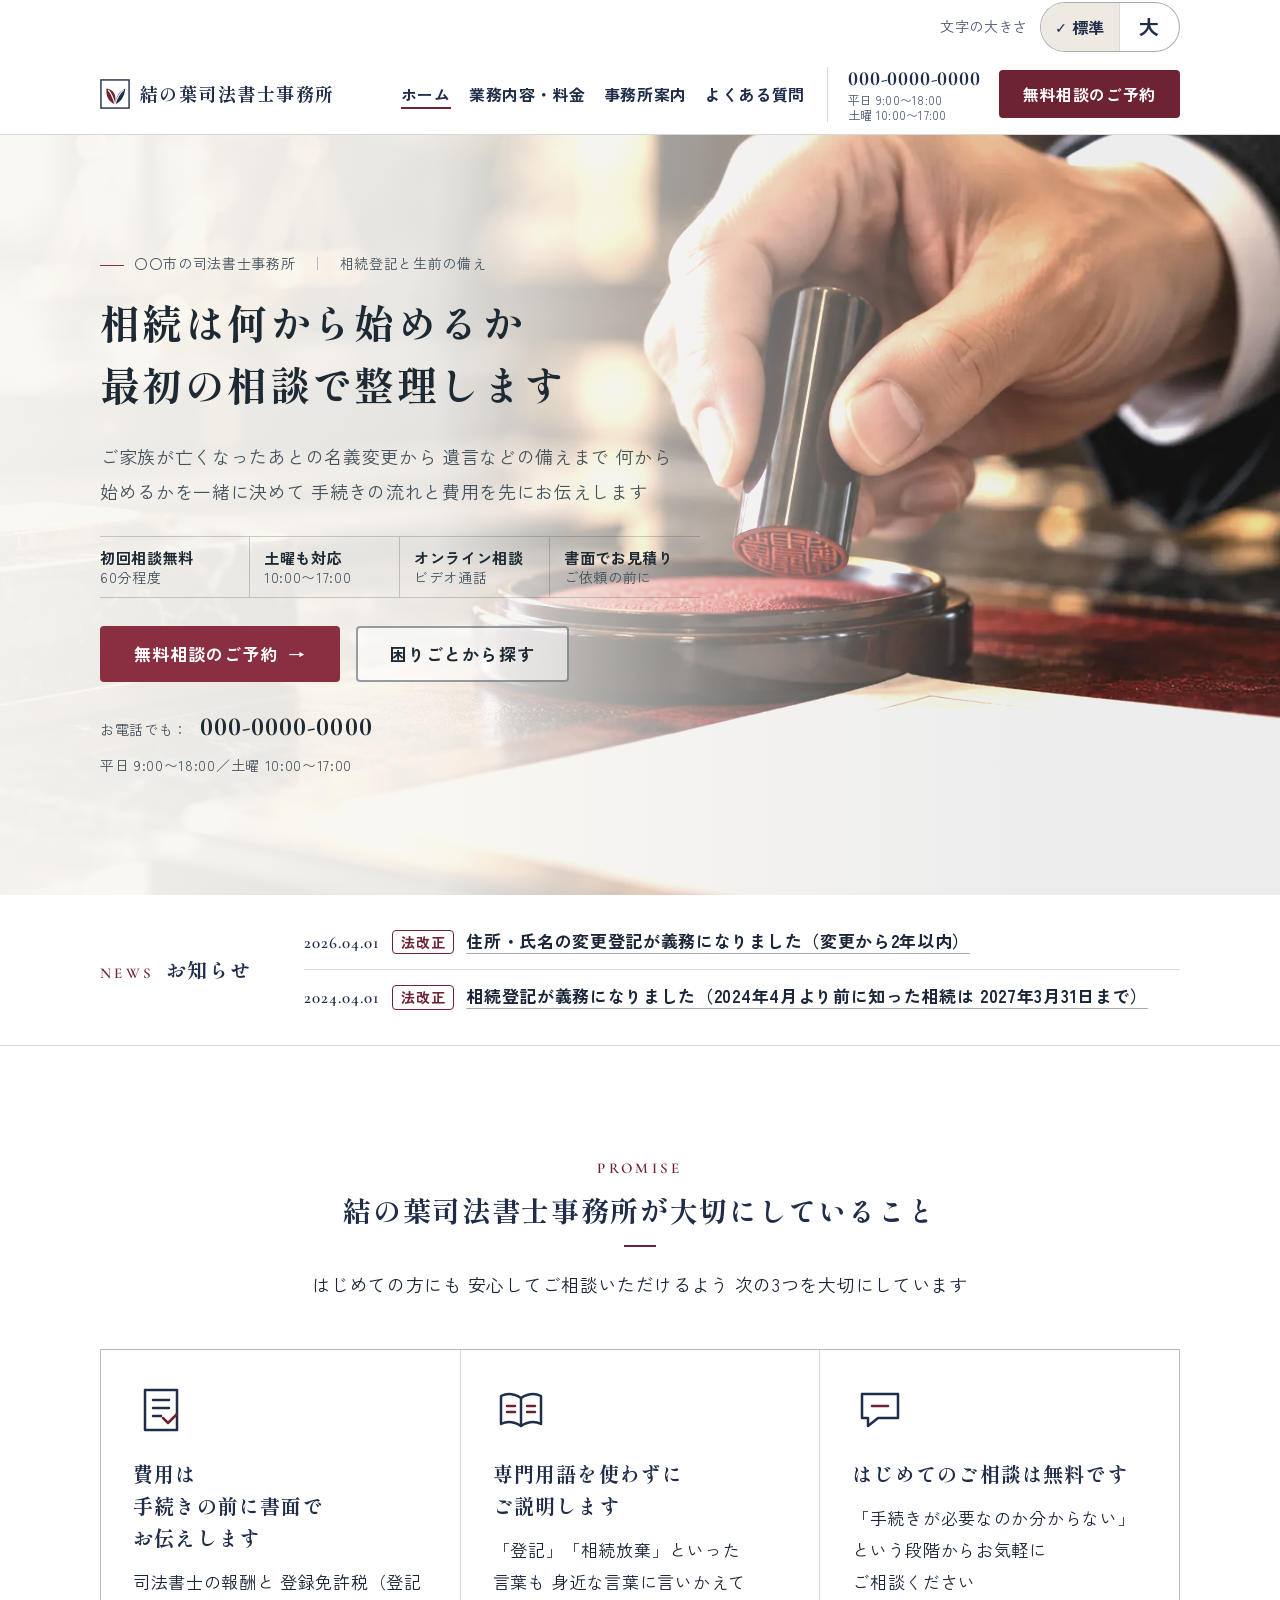
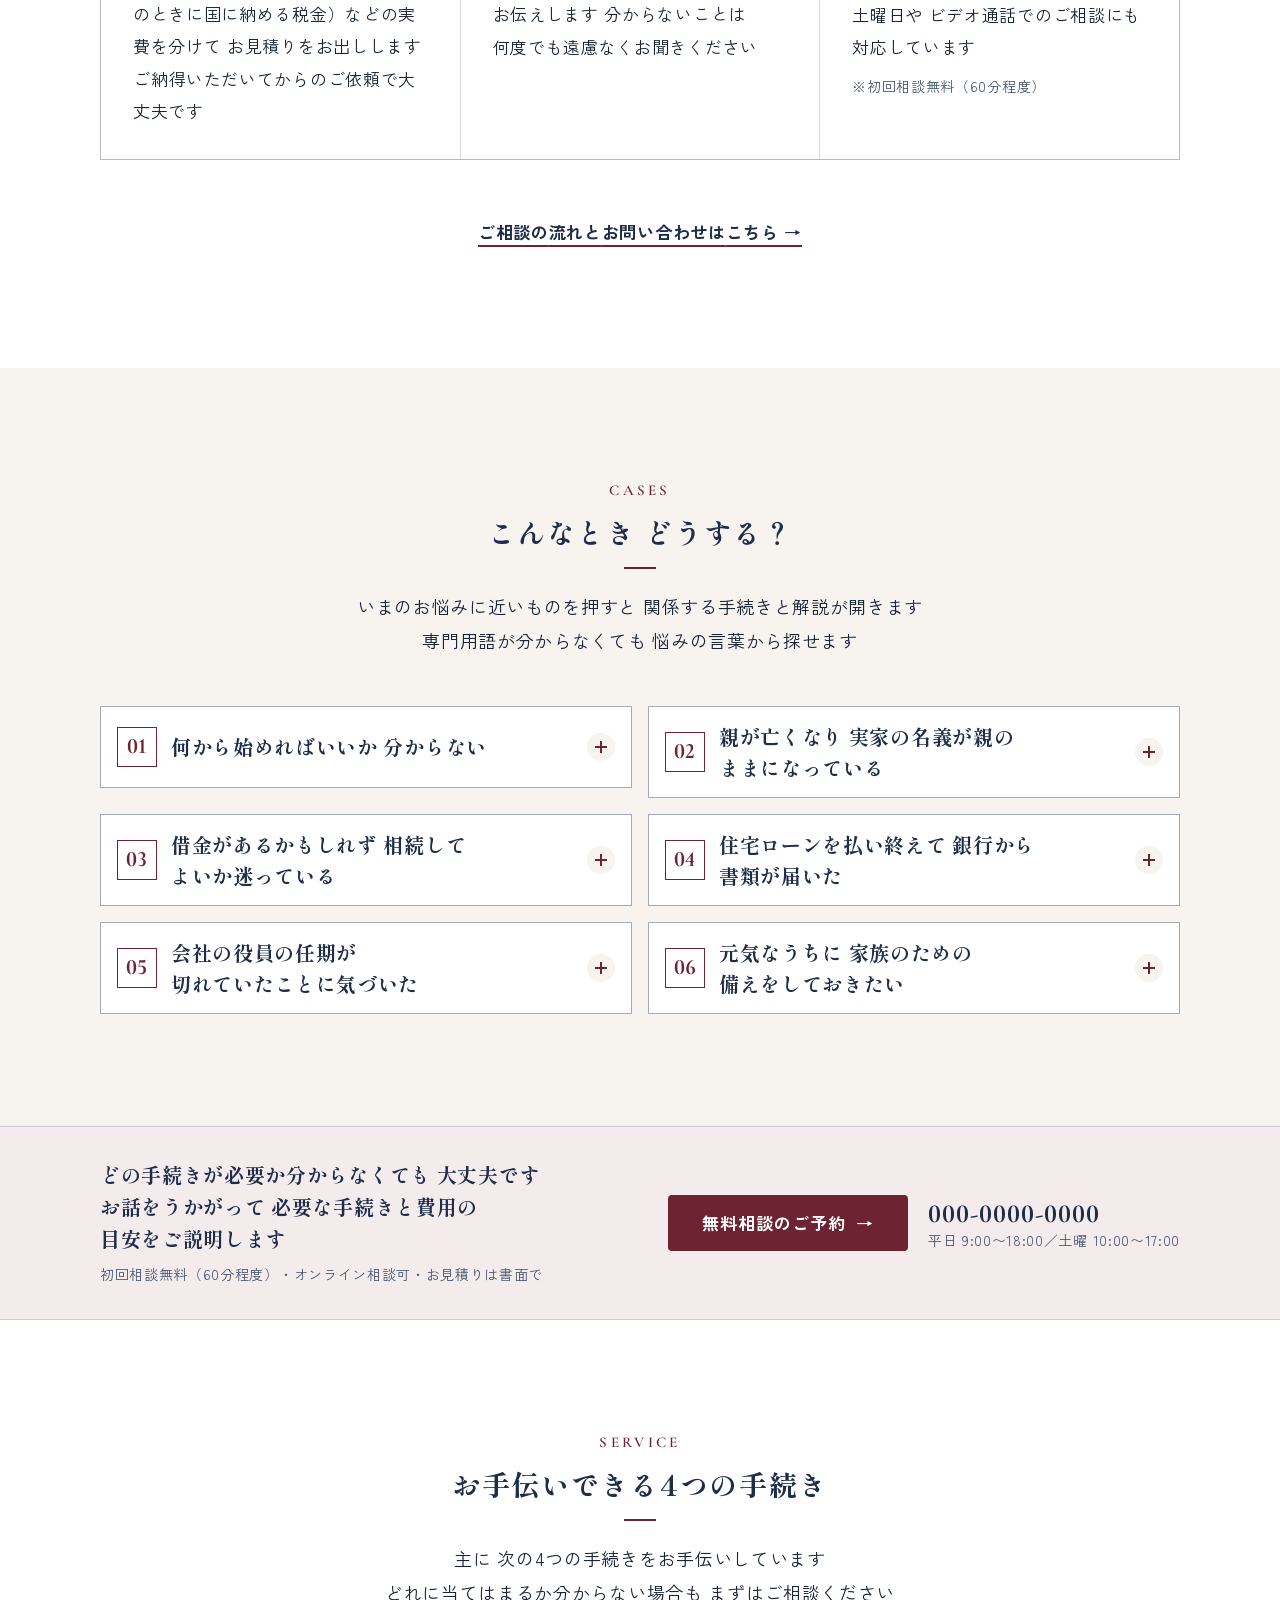
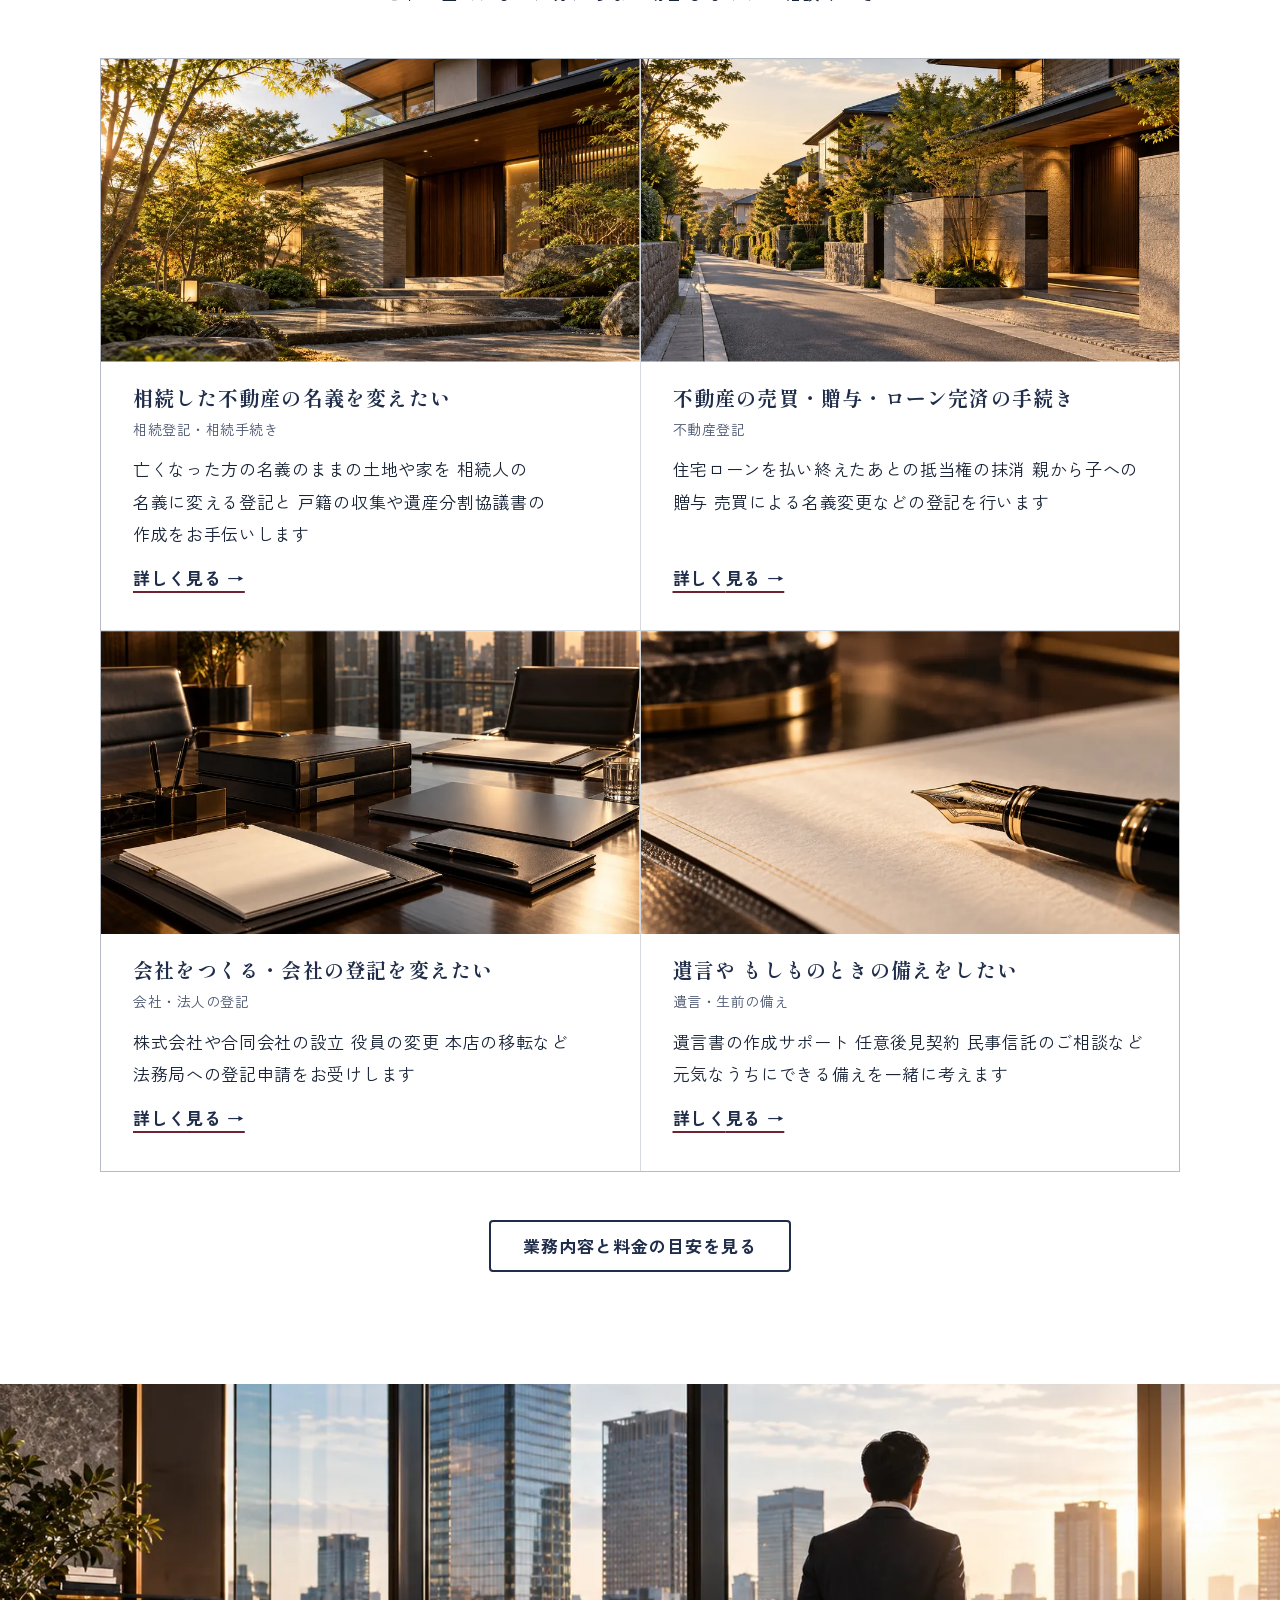
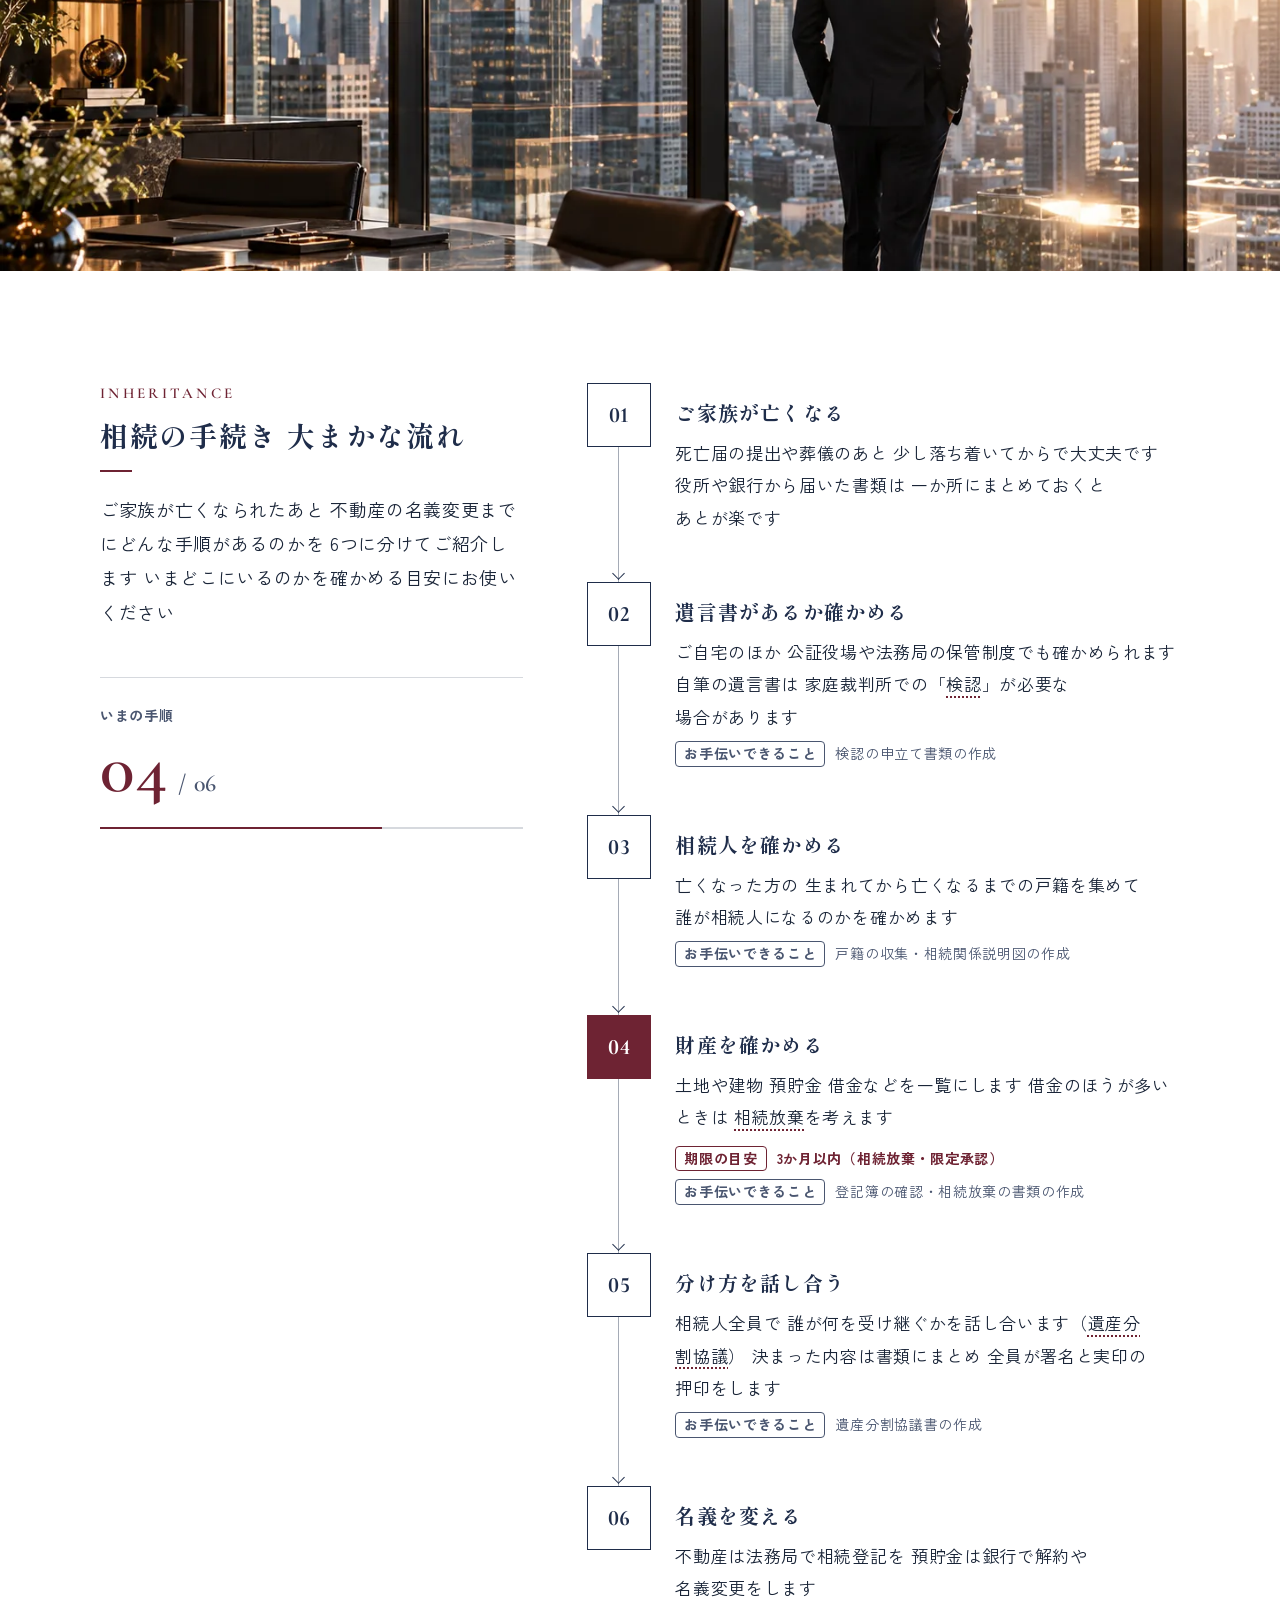
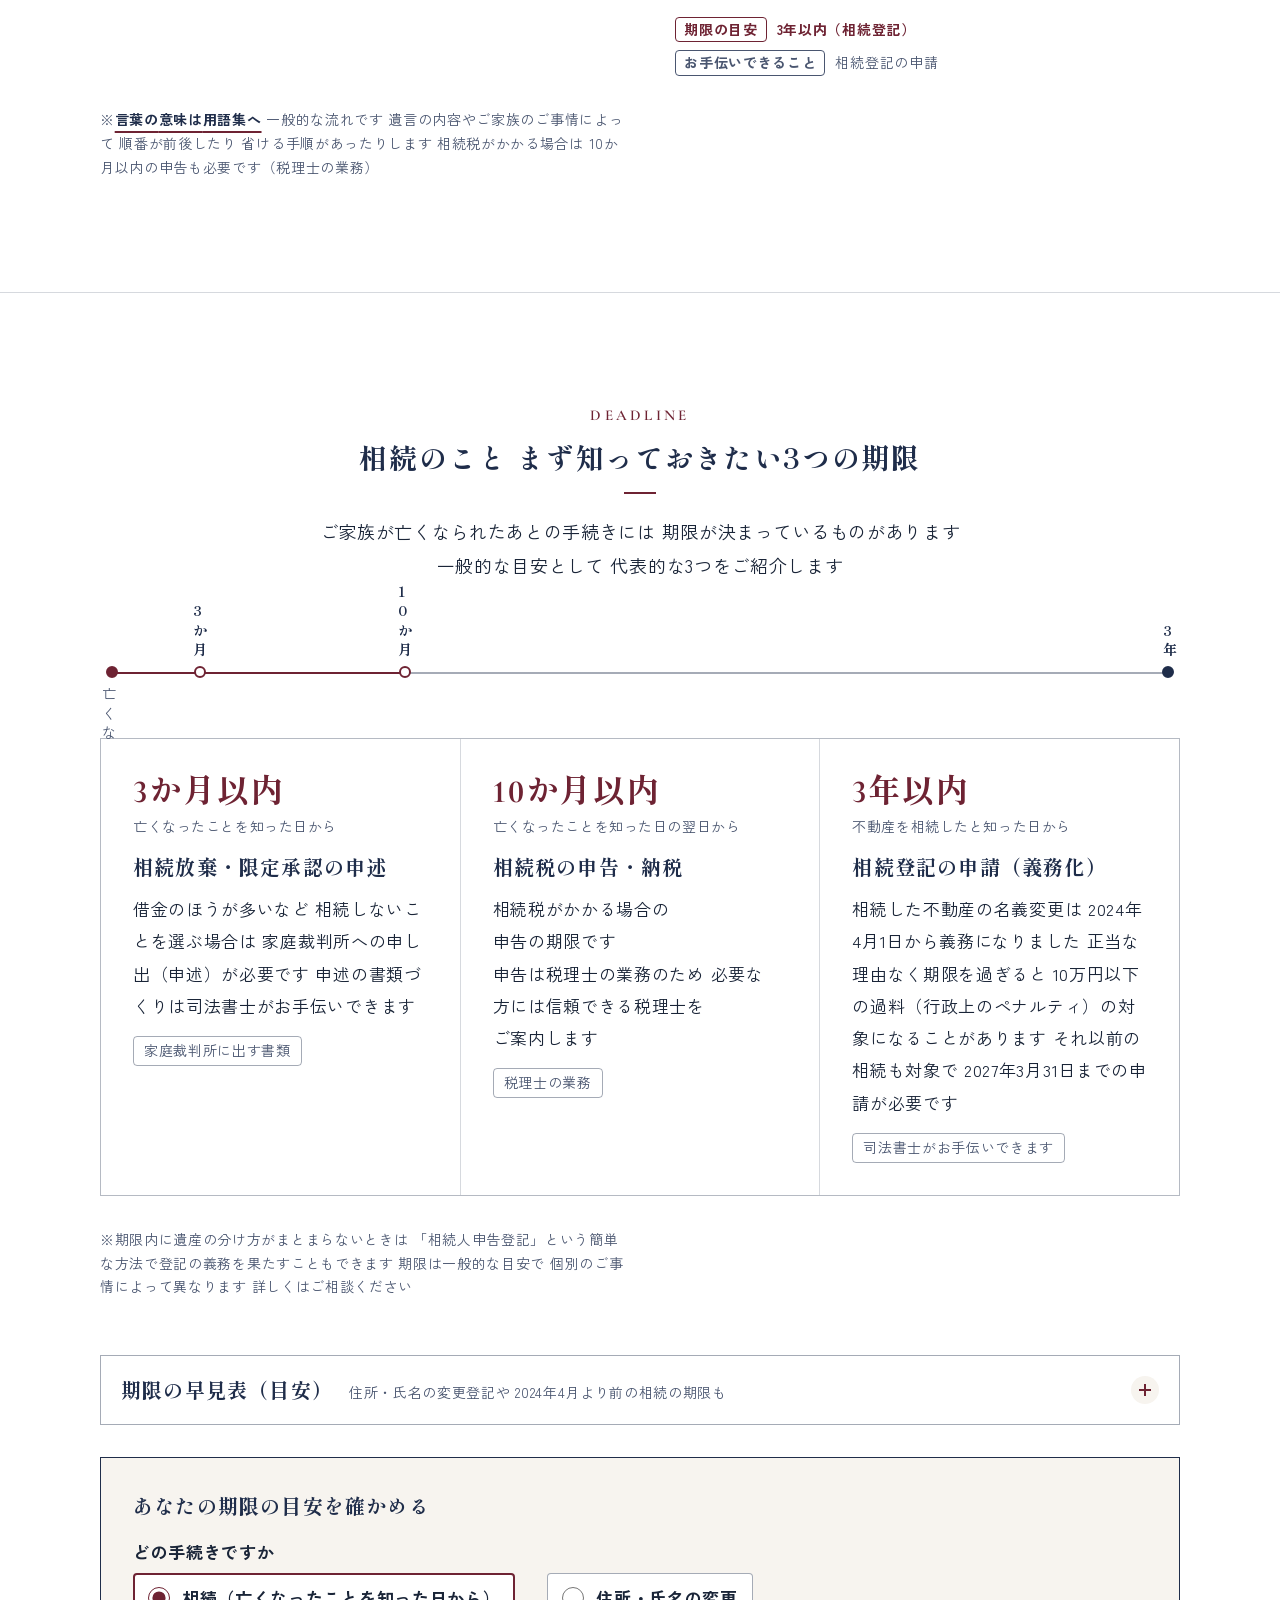
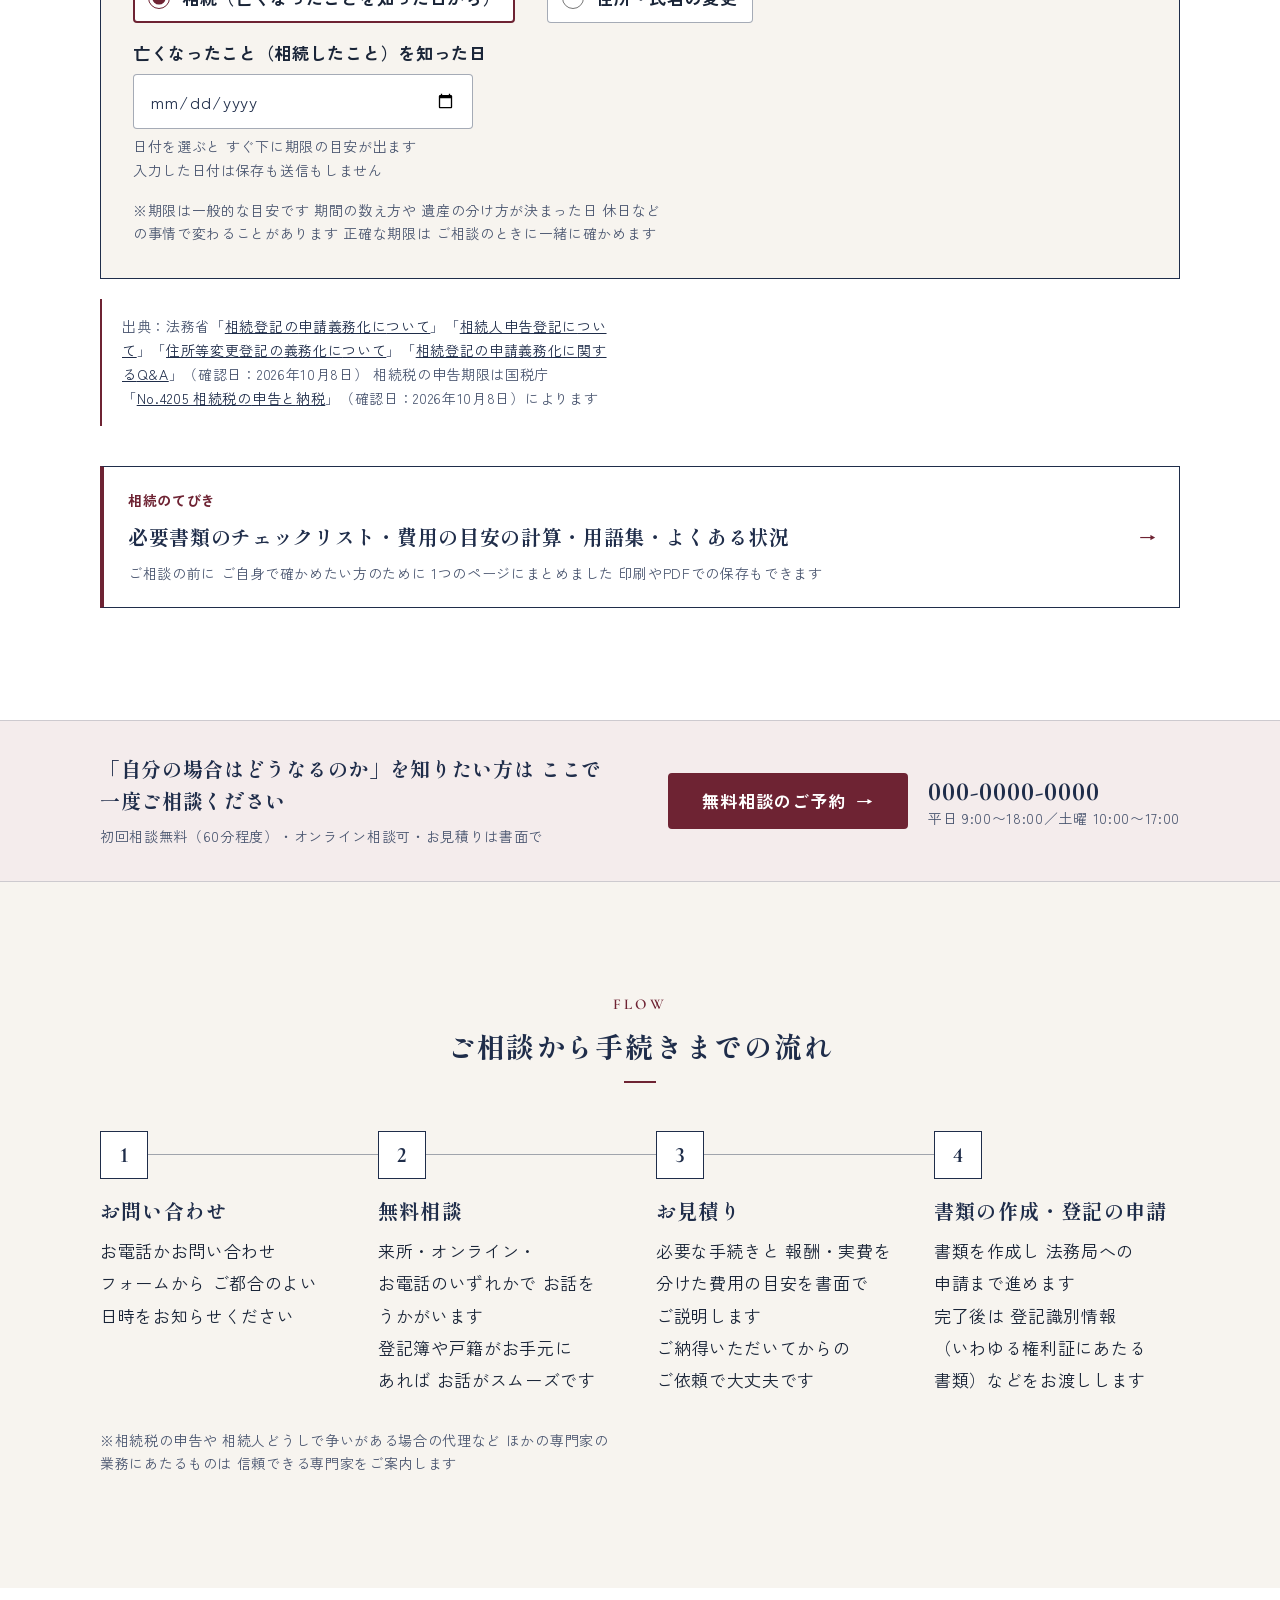
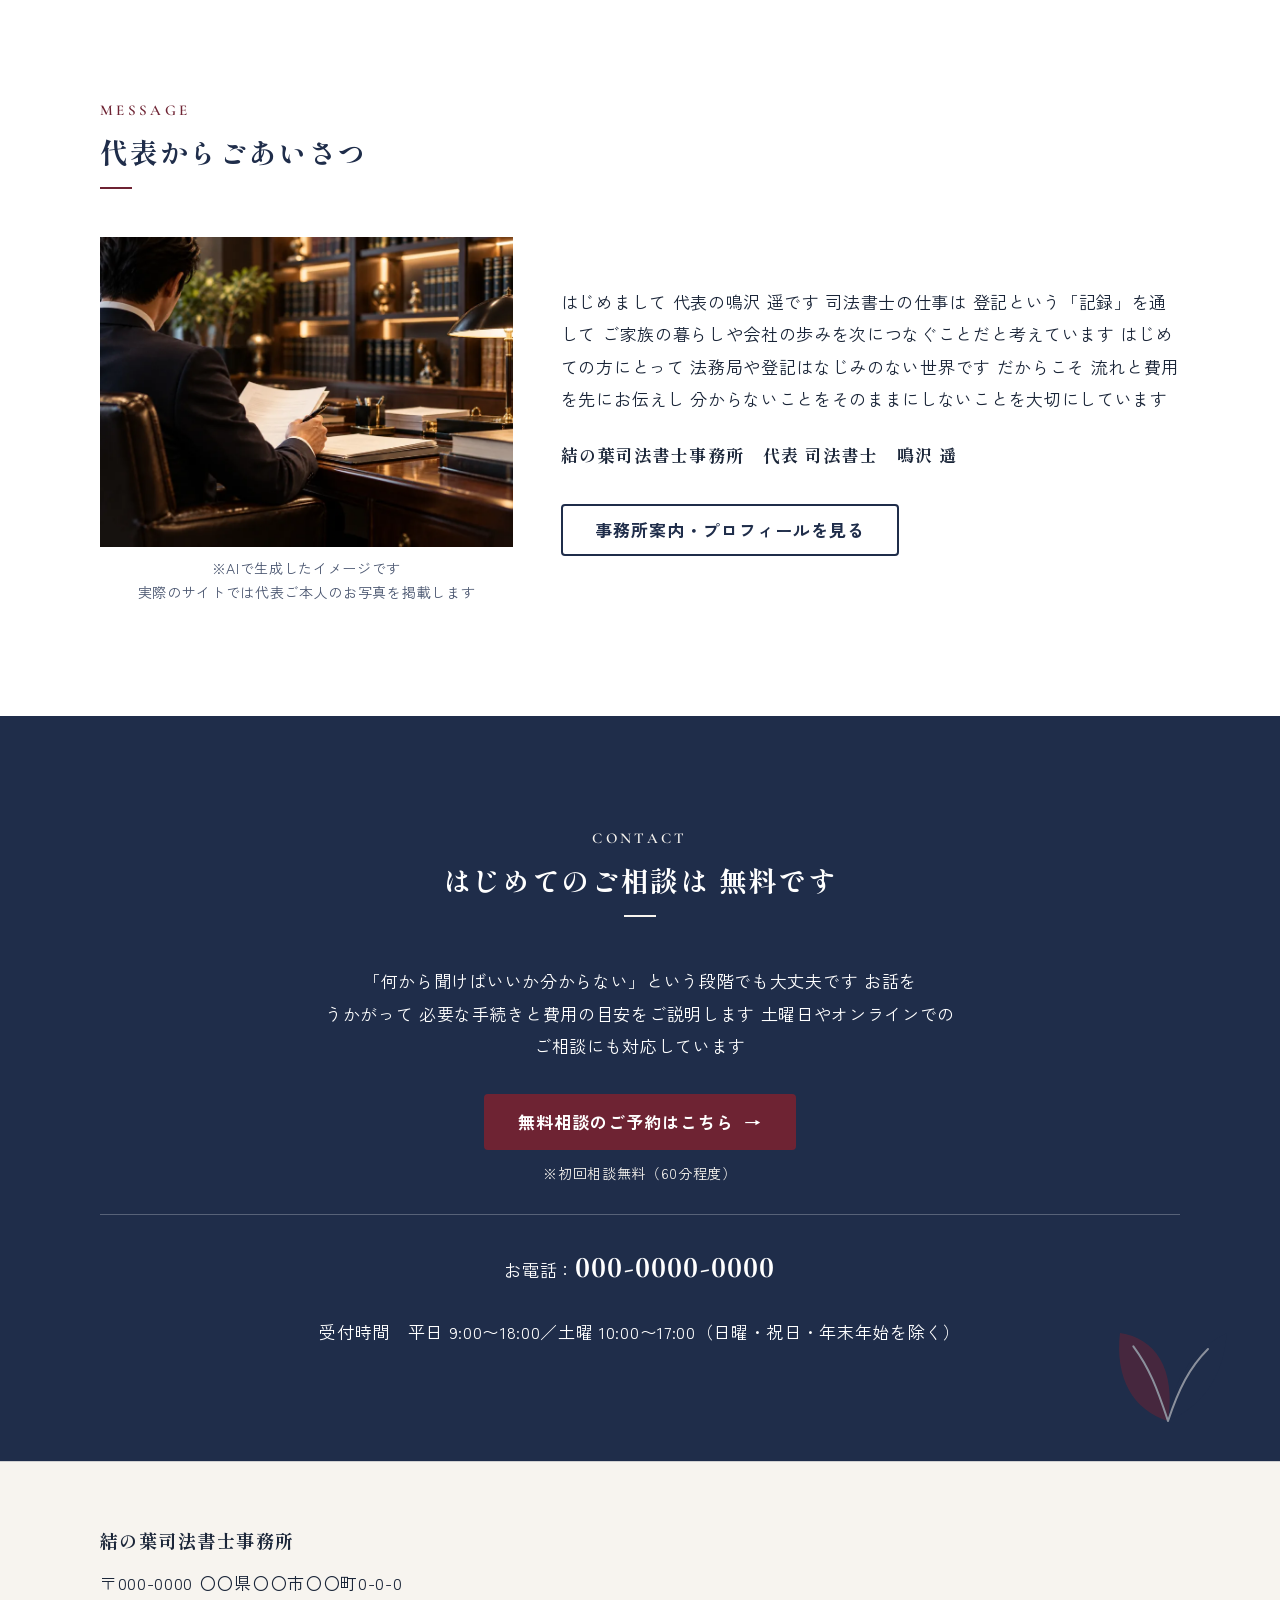
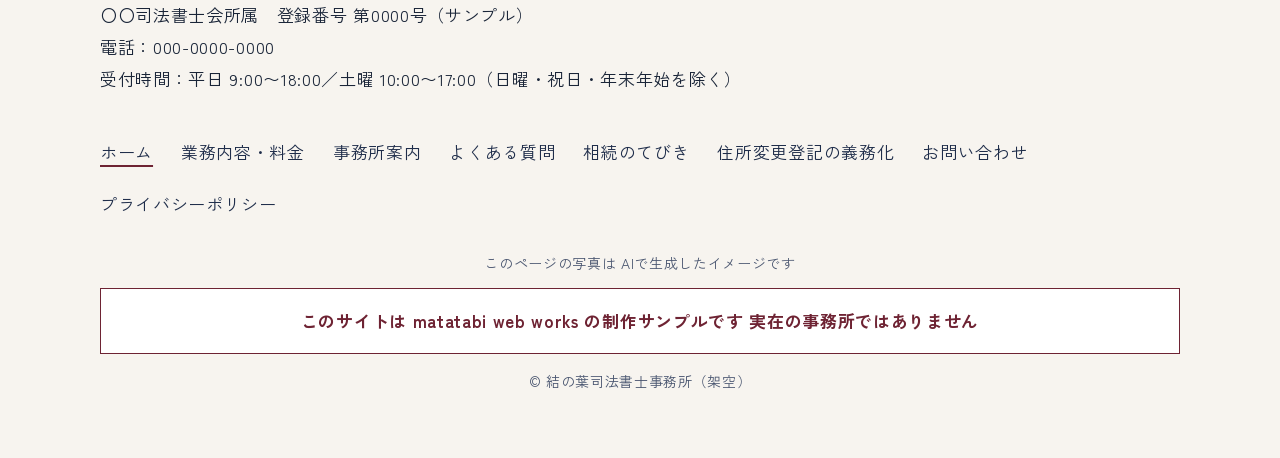
<file: index.html>
<!DOCTYPE html>
<html lang="ja" data-moji="d">
<head>
  <meta charset="UTF-8">
  <meta name="viewport" content="width=device-width, initial-scale=1">
  <meta name="robots" content="noindex">
  <meta name="format-detection" content="telephone=no">
  <title>結の葉司法書士事務所｜〇〇市の相続登記・不動産登記・会社登記の相談（初回無料）</title>
  <meta name="description" content="〇〇市の結の葉司法書士事務所です。相続登記（不動産の名義変更）、不動産登記、会社・法人の登記、遺言や生前の備えをお手伝いします。初回相談無料（60分程度）、土曜・オンライン相談にも対応しています。">
  <meta property="og:title" content="結の葉司法書士事務所｜〇〇市の相続登記・不動産登記・会社登記の相談（初回無料）">
  <meta property="og:description" content="〇〇市の結の葉司法書士事務所です。相続登記（不動産の名義変更）、不動産登記、会社・法人の登記、遺言や生前の備えをお手伝いします。初回相談無料（60分程度）、土曜・オンライン相談にも対応しています。（制作サンプル・架空の事務所）">
  <meta property="og:type" content="website">
  <meta property="og:site_name" content="結の葉司法書士事務所（制作サンプル）">
  <meta property="og:locale" content="ja_JP">
  <meta name="theme-color" content="#1F2D4A">
  <link rel="icon" href="images/favicon.svg" type="image/svg+xml">
  <script>
    // 文字の大きさの設定を CSS より前に反映して、ちらつきを防ぐ（保存するのは standard／large の1語だけ）
    (function () {
      var d = document.documentElement;
      d.classList.add('js');
      try { if (localStorage.getItem('yuinoha-text-size') === 'large') { d.setAttribute('data-text-size', 'large'); } } catch (e) {}
    })();
  </script>
  <link rel="preconnect" href="https://fonts.googleapis.com">
  <link rel="preconnect" href="https://fonts.gstatic.com" crossorigin>
  <link rel="stylesheet" data-font="mincho" href="https://fonts.googleapis.com/css2?family=Shippori+Mincho:wght@700&amp;text=%2C-0123456789AEHINOSUWY%E2%9C%93%E3%80%81%E3%80%82%E3%80%8C%E3%80%8D%E3%80%9C%E3%81%82%E3%81%84%E3%81%86%E3%81%88%E3%81%8A%E3%81%8B%E3%81%8C%E3%81%8D%E3%81%8F%E3%81%91%E3%81%93%E3%81%94%E3%81%95%E3%81%97%E3%81%98%E3%81%99%E3%81%9A%E3%81%9B%E3%81%9F%E3%81%A0%E3%81%A1%E3%81%A3%E3%81%A4%E3%81%A5%E3%81%A6%E3%81%A7%E3%81%A8%E3%81%A9%E3%81%AA%E3%81%AB%E3%81%AE%E3%81%AF%E3%81%B0%E3%81%BE%E3%82%81%E3%82%82%E3%82%84%E3%82%88%E3%82%89%E3%82%8A%E3%82%8B%E3%82%8C%E3%82%8D%E3%82%8F%E3%82%92%E3%82%93%E3%82%A7%E3%82%AF%E3%82%B9%E3%83%81%E3%83%83%E3%83%86%E3%83%88%E3%83%97%E3%83%AA%E3%83%AD%E3%83%B3%E3%83%BB%E3%83%BC%E4%B8%80%E4%B8%88%E4%B8%8D%E4%B8%8E%E4%BA%8B%E4%BA%A1%E4%BA%BA%E4%BB%A3%E4%BB%A5%E4%BB%BB%E4%BC%9A%E4%BC%9D%E4%BD%8F%E4%BD%95%E4%BD%9C%E4%BD%BF%E5%80%9F%E5%82%99%E5%85%83%E5%86%85%E5%86%86%E5%88%86%E5%88%87%E5%88%9D%E5%89%8D%E5%8B%95%E5%8B%99%E5%8C%96%E5%8F%B8%E5%90%88%E5%90%8D%E5%91%8A%E5%93%A1%E5%95%8F%E5%9C%9F%E5%A0%B4%E5%A3%AB%E5%A3%B2%E5%A4%89%E5%A4%A7%E5%A4%AB%E5%A7%8B%E5%AE%85%E5%AE%89%E5%AE%8C%E5%AE%9A%E5%AE%9F%E5%AE%B6%E5%B0%82%E5%B1%8A%E5%B9%B4%E5%BA%A6%E5%BD%B9%E5%BF%85%E6%88%90%E6%89%80%E6%89%8B%E6%89%95%E6%89%BF%E6%94%BE%E6%95%B4%E6%96%99%E6%96%B9%E6%97%8F%E6%97%A5%E6%97%A9%E6%98%8E%E6%9B%B8%E6%9C%80%E6%9C%88%E6%9C%9F%E6%9C%A8%E6%A3%84%E6%B0%97%E6%B0%B4%E6%B2%A2%E6%B3%81%E6%B3%95%E6%B5%81%E6%B8%88%E7%81%AB%E7%84%A1%E7%8A%B6%E7%90%86%E7%94%9F%E7%94%A3%E7%94%A8%E7%94%B3%E7%95%AA%E7%99%BB%E7%9B%AE%E7%9B%B8%E7%9F%A5%E7%A2%BA%E7%A4%BE%E7%A8%8E%E7%A9%8D%E7%AE%97%E7%B4%8D%E7%B5%82%E7%B5%90%E7%B6%9A%E7%BE%A9%E7%BF%8C%E8%87%AA%E8%91%89%E8%A1%8C%E8%A1%A8%E8%A6%81%E8%A6%8B%E8%A6%AA%E8%A8%80%E8%A8%88%E8%A8%98%E8%A9%B1%E8%AA%8D%E8%AA%9E%E8%AA%AC%E8%AB%87%E8%AB%8B%E8%B2%A1%E8%B2%B7%E8%B2%BB%E8%B4%88%E8%BF%B0%E8%BF%B7%E9%81%A5%E9%81%BA%E9%87%91%E9%8A%80%E9%96%80%E9%99%90%E9%9B%86%E9%9D%A2%E9%A0%86%E9%A1%9E%E9%B3%B4%EF%BC%88%EF%BC%89%EF%BC%9F&amp;display=swap">
  <link rel="stylesheet" data-font="gothic" href="https://fonts.googleapis.com/css2?family=Zen+Kaku+Gothic+New:wght@400;700&amp;text=%22%23%25%26%28%29%2C-.%2F0123456789%3A%3C%3D%3EABCDEFGHIJLMNOPQRSTUVWY%5B%5D_abcdefghijklmnoprstuvwxyz%C2%A9%C3%97%E2%80%BB%E2%86%92%E3%80%81%E3%80%82%E3%80%87%E3%80%8C%E3%80%8D%E3%80%92%E3%80%9C%E3%81%82%E3%81%84%E3%81%86%E3%81%88%E3%81%8A%E3%81%8B%E3%81%8C%E3%81%8D%E3%81%8E%E3%81%8F%E3%81%90%E3%81%91%E3%81%93%E3%81%94%E3%81%95%E3%81%97%E3%81%98%E3%81%99%E3%81%9A%E3%81%9B%E3%81%9D%E3%81%9F%E3%81%A0%E3%81%A1%E3%81%A3%E3%81%A4%E3%81%A5%E3%81%A6%E3%81%A7%E3%81%A8%E3%81%A9%E3%81%AA%E3%81%AB%E3%81%AE%E3%81%AF%E3%81%B0%E3%81%B3%E3%81%B6%E3%81%B8%E3%81%BB%E3%81%BE%E3%81%BF%E3%82%81%E3%82%82%E3%82%84%E3%82%86%E3%82%87%E3%82%88%E3%82%89%E3%82%8A%E3%82%8B%E3%82%8C%E3%82%8D%E3%82%8F%E3%82%92%E3%82%93%E3%82%A2%E3%82%A3%E3%82%A4%E3%82%A7%E3%82%A9%E3%82%AA%E3%82%AF%E3%82%B5%E3%82%B7%E3%82%B8%E3%82%B9%E3%82%BA%E3%82%BF%E3%83%81%E3%83%83%E3%83%86%E3%83%87%E3%83%88%E3%83%89%E3%83%8A%E3%83%8B%E3%83%90%E3%83%93%E3%83%95%E3%83%96%E3%83%97%E3%83%9A%E3%83%9B%E3%83%9D%E3%83%A0%E3%83%A1%E3%83%A5%E3%83%A9%E3%83%AA%E3%83%AB%E3%83%AC%E3%83%AD%E3%83%B3%E3%83%BB%E3%83%BC%E4%B8%80%E4%B8%87%E4%B8%88%E4%B8%8A%E4%B8%8B%E4%B8%8D%E4%B8%8E%E4%B8%96%E4%B8%BB%E4%BA%86%E4%BA%88%E4%BA%89%E4%BA%8B%E4%BA%A1%E4%BA%A4%E4%BA%BA%E4%BB%8A%E4%BB%8B%E4%BB%95%E4%BB%98%E4%BB%A3%E4%BB%A5%E4%BB%AE%E4%BB%B6%E4%BB%BB%E4%BC%91%E4%BC%9A%E4%BC%9D%E4%BD%8E%E4%BD%8F%E4%BD%93%E4%BD%95%E4%BD%9C%E4%BD%BF%E4%BE%9D%E4%BE%A1%E4%BE%BF%E4%BF%82%E4%BF%9D%E4%BF%A1%E5%80%8B%E5%80%9F%E5%82%99%E5%82%AC%E5%83%8F%E5%84%80%E5%84%84%E5%85%83%E5%85%88%E5%85%89%E5%85%8D%E5%85%A5%E5%85%A8%E5%85%AC%E5%85%B8%E5%86%85%E5%86%86%E5%86%99%E5%87%BA%E5%88%86%E5%88%87%E5%88%9D%E5%88%A4%E5%88%A5%E5%88%A9%E5%88%B6%E5%88%B7%E5%89%87%E5%89%8D%E5%89%B2%E5%8A%9B%E5%8B%95%E5%8B%99%E5%8C%96%E5%8D%94%E5%8D%98%E5%8D%B0%E5%8E%9F%E5%8F%8E%E5%8F%96%E5%8F%97%E5%8F%AF%E5%8F%B7%E5%8F%B8%E5%90%88%E5%90%8C%E5%90%8D%E5%90%AB%E5%91%8A%E5%91%B3%E5%93%A1%E5%95%8F%E5%9B%9E%E5%9B%B0%E5%9B%B3%E5%9B%BD%E5%9C%9F%E5%9C%A8%E5%9C%B0%E5%A0%B1%E5%A0%B4%E5%A3%AB%E5%A3%B2%E5%A4%89%E5%A4%96%E5%A4%9A%E5%A4%A7%E5%A4%AB%E5%A5%91%E5%A7%8B%E5%A7%BF%E5%AD%90%E5%AD%97%E5%AD%98%E5%AE%85%E5%AE%89%E5%AE%8C%E5%AE%9A%E5%AE%9F%E5%AE%A4%E5%AE%B6%E5%AE%B9%E5%AF%BE%E5%B0%82%E5%B0%91%E5%B1%80%E5%B1%8A%E5%B1%9E%E5%B8%82%E5%B8%8C%E5%B9%B3%E5%B9%B4%E5%BA%81%E5%BA%97%E5%BA%A6%E5%BA%AD%E5%BB%BA%E5%BC%8F%E5%BD%93%E5%BD%A2%E5%BD%B9%E5%BE%8C%E5%BE%97%E5%BF%83%E5%BF%85%E5%BF%9C%E6%82%A9%E6%83%85%E6%84%8F%E6%85%AE%E6%88%90%E6%88%B8%E6%88%BB%E6%89%80%E6%89%8B%E6%89%95%E6%89%B1%E6%89%BF%E6%8A%9E%E6%8A%B5%E6%8A%B9%E6%8A%BC%E6%8E%A2%E6%8F%90%E6%94%B9%E6%94%BE%E6%94%BF%E6%95%B0%E6%96%87%E6%96%99%E6%96%B0%E6%96%B9%E6%97%8F%E6%97%A5%E6%97%A9%E6%98%8E%E6%99%82%E6%9A%AE%E6%9B%9C%E6%9B%B4%E6%9B%B8%E6%9C%80%E6%9C%88%E6%9C%9B%E6%9C%9F%E6%9C%A8%E6%9C%AB%E6%9C%AC%E6%9C%BA%E6%9D%A1%E6%9D%A5%E6%9E%9C%E6%9E%B6%E6%A0%AA%E6%A1%88%E6%A3%84%E6%A3%9A%E6%A4%9C%E6%A5%AD%E6%A5%BD%E6%A8%99%E6%A8%A9%E6%AC%A1%E6%AC%BE%E6%AD%A3%E6%AD%A9%E6%AD%BB%E6%AE%B5%E6%B0%8F%E6%B0%91%E6%B0%97%E6%B0%B4%E6%B1%BA%E6%B2%A2%E6%B3%81%E6%B3%95%E6%B5%81%E6%B6%88%E6%B8%88%E6%B8%A1%E6%BA%96%E7%81%AB%E7%84%A1%E7%89%A9%E7%8A%B6%E7%90%86%E7%94%9F%E7%94%A3%E7%94%A8%E7%94%B1%E7%94%B3%E7%94%BA%E7%94%BB%E7%95%8C%E7%95%AA%E7%95%B0%E7%99%BB%E7%9A%84%E7%9B%AE%E7%9B%B8%E7%9C%81%E7%9C%8C%E7%9C%9F%E7%9D%80%E7%9F%A5%E7%A2%BA%E7%A4%BA%E7%A4%BE%E7%A5%9D%E7%A7%BB%E7%A8%8B%E7%A8%8E%E7%A8%AE%E7%A9%8D%E7%A9%BA%E7%AA%93%E7%AB%8B%E7%AC%AC%E7%AD%86%E7%AD%89%E7%AE%8B%E7%AE%97%E7%AE%A1%E7%B0%A1%E7%B0%BF%E7%B1%8D%E7%B4%84%E7%B4%8D%E7%B4%99%E7%B4%B9%E7%B5%82%E7%B5%90%E7%B5%A1%E7%B6%99%E7%B6%9A%E7%B7%92%E7%BD%B2%E7%BE%A9%E7%BF%8C%E8%80%83%E8%81%9E%E8%87%AA%E8%88%AC%E8%90%BD%E8%91%89%E8%91%AC%E8%A1%8C%E8%A1%97%E8%A1%A8%E8%A3%81%E8%A6%81%E8%A6%8B%E8%A6%A7%E8%A6%AA%E8%A6%B3%E8%A7%A3%E8%A8%80%E8%A8%88%E8%A8%97%E8%A8%98%E8%A8%AD%E8%A8%B1%E8%A8%BC%E8%A9%95%E8%A9%B1%E8%A9%B3%E8%AA%8D%E8%AA%9E%E8%AA%AC%E8%AA%B0%E8%AB%87%E8%AB%8B%E8%AD%98%E8%AD%B0%E8%B1%A1%E8%B2%A1%E8%B2%AF%E8%B2%B7%E8%B2%BB%E8%B3%87%E8%B3%AA%E8%B4%88%E8%BA%AB%E8%BB%A2%E8%BB%BD%E8%BE%BA%E8%BE%BC%E8%BF%91%E8%BF%B0%E8%BF%B7%E9%80%81%E9%80%9A%E9%80%A3%E9%80%B2%E9%81%8E%E9%81%A0%E9%81%A5%E9%81%B8%E9%81%BA%E9%83%B5%E9%83%BD%E9%85%AC%E9%87%91%E9%8A%80%E9%8C%B2%E9%91%91%E9%95%B7%E9%96%80%E9%96%89%E9%96%8B%E9%96%93%E9%96%A2%E9%99%8D%E9%99%90%E9%99%A4%E9%9A%8E%E9%9A%9B%E9%9B%86%E9%9B%BB%E9%9D%A2%E9%A0%86%E9%A0%90%E9%A0%BC%E9%A1%8D%E9%A1%94%E9%A1%9E%E9%AB%98%E9%B3%B4%E9%BD%A2%EF%BC%88%EF%BC%89%EF%BC%8B%EF%BC%8F%EF%BC%9A%EF%BC%9F%EF%BD%9C&amp;display=swap">
  <link rel="stylesheet" data-font="accent" href="https://fonts.googleapis.com/css2?family=Cormorant+Garamond:wght@600&amp;text=%20%2C-.0123456789ACDEFGHILMNOPRSTUVWY&amp;display=swap">
  <link rel="stylesheet" href="css/style.css?v=20261031-4">
  <script src="js/main.js?v=20261008-42" defer></script>
  <script type="application/ld+json" data-jsonld>
{
  "@context": "https://schema.org",
  "@type": "LegalService",
  "name": "結の葉司法書士事務所",
  "description": "相続登記・不動産登記・会社の登記・遺言などの生前の備えをお手伝いする司法書士事務所（制作サンプル・架空の事務所）",
  "telephone": "000-0000-0000",
  "address": {
    "@type": "PostalAddress",
    "postalCode": "000-0000",
    "addressRegion": "〇〇県",
    "addressLocality": "〇〇市",
    "streetAddress": "〇〇町0-0-0",
    "addressCountry": "JP"
  },
  "openingHoursSpecification": [
    {
      "@type": "OpeningHoursSpecification",
      "dayOfWeek": [
        "Monday",
        "Tuesday",
        "Wednesday",
        "Thursday",
        "Friday"
      ],
      "opens": "09:00",
      "closes": "18:00"
    },
    {
      "@type": "OpeningHoursSpecification",
      "dayOfWeek": "Saturday",
      "opens": "10:00",
      "closes": "17:00"
    }
  ]
}
  </script>
</head>
<body class="has-fixed-cta">
  <a href="#main" class="skip-link">本文へ<wbr>移動</a>
  <div class="text-size-bar">
    <div class="container text-size-bar__inner">
      <p data-wrap="phrase" class="text-size-bar__tel"><span class="text-size-bar__tel-label">お電話</span><span class="text-size-bar__tel-num">000-0000-0000</span><span class="text-size-bar__tel-hours"><span class="nowrap">平日 9:00〜18:00</span>／<span class="nowrap">土曜 10:00〜17:00</span></span></p>
      <span class="text-size-bar__label" id="text-size-label">文字の<wbr>大きさ</span>
      <div class="text-size-bar__group" role="group" aria-labelledby="text-size-label">
        <button type="button" class="text-size-btn" data-text-size-btn="standard" aria-pressed="true">標準</button>
        <button type="button" class="text-size-btn text-size-btn--large" data-text-size-btn="large" aria-pressed="false">大</button>
      </div>
      <p class="visually-hidden" id="text-size-status" role="status"></p>
    </div>
  </div>
  <header class="site-header">
    <div class="container site-header__inner">
      <a href="index.html" class="site-logo">
        <img src="images/logo-mark.svg" alt="" width="30" height="30">
        <span class="site-logo__text"><span class="site-logo__kana" aria-hidden="true">YUINOHA</span><span class="site-logo__name">結の<wbr>葉<span class="site-logo__sub">司法書<wbr>士事務所</span></span></span>
      </a>
      <button type="button" class="header-icon header-icon--tel" data-sample-tel aria-describedby="header-call-status"><svg class="header-icon__svg" viewBox="0 0 24 24" width="22" height="22" aria-hidden="true" focusable="false"><path d="M6.6 3.5h3l1.5 4.2-2 1.4a12 12 0 0 0 5.8 5.8l1.4-2 4.2 1.5v3a2 2 0 0 1-2.2 2A16.8 16.8 0 0 1 4.6 5.7a2 2 0 0 1 2-2.2z" fill="none" stroke="currentColor" stroke-width="1.8" stroke-linejoin="round"/></svg><span class="header-icon__label">電話</span></button>
      <a href="contact.html" class="header-icon header-icon--consult"><svg class="header-icon__svg" viewBox="0 0 24 24" width="22" height="22" aria-hidden="true" focusable="false"><rect x="3.5" y="5" width="17" height="15.5" rx="1.5" fill="none" stroke="currentColor" stroke-width="1.8"/><path d="M3.5 9.5h17M8 3v4M16 3v4" fill="none" stroke="currentColor" stroke-width="1.8" stroke-linecap="round"/><path d="M8.5 14.5l2.3 2.3 4.7-4.7" fill="none" stroke="currentColor" stroke-width="1.8" stroke-linecap="round" stroke-linejoin="round"/></svg><span class="header-icon__label">相談</span><span class="visually-hidden"><wbr>（無料相談の<wbr>ご予約）</span></a>
      <button type="button" class="menu-toggle" aria-label="メニューを開く" aria-expanded="false" aria-controls="global-nav">
        <span class="menu-toggle__bars" aria-hidden="true"></span>
        <span class="menu-toggle__label" aria-hidden="true">メニュー</span>
      </button>
      <nav class="global-nav" id="global-nav" aria-label="メインメニュー">
        <ul class="global-nav__list">
          <li data-wrap="phrase"><a href="index.html" aria-current="page"><span>ホーム</span></a></li>
          <li data-wrap="phrase"><a href="services.html"><span>業務内容・<wbr>料金</span></a></li>
          <li data-wrap="phrase"><a href="about.html"><span>事務所案内</span></a></li>
          <li data-wrap="phrase"><a href="faq.html"><span>よく<wbr>ある<wbr>質問</span></a></li>
          <li data-wrap="phrase" class="global-nav__tel"><span class="header-tel"><span class="header-tel__label">お電話での<wbr>ご相談</span><span class="header-tel__num">000-0000-0000</span><span class="header-tel__hours"><span class="nowrap">平日 9:00〜18:00</span><span class="header-tel__sep">／</span><span class="nowrap">土曜 10:00〜17:00</span></span></span></li>
          <li data-wrap="phrase"><a href="contact.html" class="global-nav__contact"><span class="global-nav__label-sp">お問い合わせ</span><span class="global-nav__label-pc">無料相談の<wbr>ご予約</span></a></li>
        </ul>
        <p data-wrap="phrase" class="global-nav__cta"><a href="contact.html" class="btn btn--primary">無料相談の<wbr>ご予約</a></p>
      </nav>
    </div>
    <p class="header-call-status phrase-text" id="header-call-status" role="status"></p>
  </header>
  <main id="main" tabindex="-1">
    <section class="hero hero--full" aria-labelledby="hero-title">
      <div class="container hero__inner">
        <div class="hero__text">
          <p data-wrap="phrase" class="phrase-text hero__label">〇〇市の<wbr>司法書<wbr>士事務所<span class="hero__label-sep" aria-hidden="true">　｜　</span><span class="hero__label-sub">相続登記と<wbr>生前の<wbr>備え</span></p>
          <h1 class="hero__title" id="hero-title">相続は<wbr>何から<wbr>始めるか<br>最初の<wbr>相談で<wbr>整理します</h1>
          <p data-wrap="phrase" class="phrase-text lead hero__lead">ご家族が<wbr>亡くなった<wbr>あとの<wbr>名義変更から 遺言などの<wbr>備えまで 何から<wbr>始めるかを<wbr>一緒に<wbr>決めて 手続きの<wbr>流れと<wbr>費用を<wbr>先に<wbr>お伝えします</p>
          <ul class="hero__badges" aria-label="ご相談の条件">
            <li data-wrap="phrase"><span class="hero__badge-main">初回相談<wbr>無料</span><span class="hero__badge-sub">60分程度</span></li>
            <li data-wrap="phrase"><span class="hero__badge-main">土曜も<wbr>対応</span><span class="hero__badge-sub">10:00〜17:00</span></li>
            <li data-wrap="phrase"><span class="hero__badge-main">オンライン<wbr>相談</span><span class="hero__badge-sub"><wbr>ビデオ<wbr>通話</span></li>
            <li data-wrap="phrase"><span class="hero__badge-main">書面で<wbr>お見積り</span><span class="hero__badge-sub">ご依頼の<wbr>前に</span></li>
          </ul>
          <div class="btn-group">
            <a href="contact.html" class="btn btn--primary">無料相談の<wbr>ご予約</a>
            <a href="#cases-title" class="btn btn--secondary">困りごとから<wbr>探す</a>
          </div>
          <p data-wrap="phrase" class="hero__tel">お電話でも<wbr>：<span class="hero__tel-num">000-0000-0000</span><span class="hero__tel-hours">平日 9:00〜18:00／土曜 10:00〜17:00</span></p>
        </div>
        <figure class="hero__photo photo photo--reveal">
          <picture>
            <source media="(min-width: 768px)" srcset="images/photo/j-seal-900.webp 900w, images/photo/j-seal-1448.webp 1448w" sizes="100vw" width="1448" height="1086">
            <img src="images/photo/j-seal-900.webp" srcset="images/photo/j-seal-900.webp 900w, images/photo/j-seal-1448.webp 1448w" sizes="100vw" alt="落ち着いた事務所の机で、書類に印鑑を押す手元" width="1448" height="1086" style="object-position:55% 50%" fetchpriority="high">
          </picture>
        </figure>
      </div>
    </section>

    <section class="news" aria-labelledby="news-title">
      <div class="container news__inner">
        <h2 class="news__title" id="news-title"><span class="news__title-en" aria-hidden="true">NEWS</span><wbr>お知らせ</h2>
        <ul class="news__list">
          <li data-wrap="phrase"><a href="address-change.html" class="news__item"><time class="news__date" datetime="2026-04-01">2026.04.01</time><span class="news__tag">法改<wbr>正</span><span class="news__text">住所・氏名の<wbr>変更登記が<wbr>義務に<wbr>なりました<wbr>（変更から<wbr>2年以内）</span></a></li>
          <li data-wrap="phrase"><a href="#deadline-table" class="news__item"><time class="news__date" datetime="2024-04-01">2024.04.01</time><span class="news__tag">法改<wbr>正</span><span class="news__text">相続登記が<wbr>義務に<wbr>なりました<wbr>（2024年4月より<wbr>前に<wbr>知った<wbr>相続は 2027年3月31日まで）</span></a></li>
        </ul>
      </div>
    </section>

    <section class="section" aria-labelledby="features-title">
      <div class="container">
        <div class="section-head section-head--center reveal">
          <span class="eyebrow" aria-hidden="true">PROMISE</span>
          <h2 class="section-title" id="features-title">結の<wbr>葉<wbr>司法書<wbr>士事務所が<wbr>大切に<wbr>している<wbr>こと</h2>
          <p data-wrap="phrase" class="phrase-text lead">はじめての<wbr>方にも 安心して<wbr>ご相談<wbr>いただけるよう 次の<wbr>3つを<wbr>大切に<wbr>しています</p>
        </div>
        <ul class="grid-cards grid-cards--3 reveal reveal--stagger">
          <li class="card">
            <img src="images/icon-estimate.svg" alt="" width="56" height="56" class="card__icon" loading="lazy">
            <h3 data-clauses="1"><span class="kc">費用は</span> <span class="kc"><wbr>手続きの前に<wbr>書面で<wbr>お伝えします</span></h3>
            <p class="phrase-text">司法書士の<wbr>報酬と 登録免許税<wbr>（登記の<wbr>ときに<wbr>国に<wbr>納める<wbr>税金）などの<wbr>実費を<wbr>分けて お見積りを<wbr>お出しします ご納得<wbr>いただいてからの<wbr>ご依頼で<wbr>大丈夫です</p>
          </li>
          <li class="card">
            <img src="images/icon-explain.svg" alt="" width="56" height="56" class="card__icon" loading="lazy">
            <h3>専門用語を<wbr>使わずに<wbr>ご説明します</h3>
            <p data-wrap="phrase" class="phrase-text">「登記」<wbr>「相続放棄」<wbr>と<wbr>いった<wbr>言葉も 身近な<wbr>言葉に<wbr>言いかえて<wbr>お伝えします 分からない<wbr>ことは 何度でも<wbr>遠慮なく<wbr>お聞きください</p>
          </li>
          <li class="card">
            <img src="images/icon-free.svg" alt="" width="56" height="56" class="card__icon" loading="lazy">
            <h3>はじめての<wbr>ご相談は<wbr>無料です</h3>
            <p data-clauses="1" data-wrap="phrase" class="phrase-text"><span class="kc">「手続きが<wbr>必要なのか<wbr>分からない」<wbr>と<wbr>いう<wbr>段階から<wbr>お気軽に<wbr>ご相談ください</span> <span class="kc"><wbr>土曜日や ビデオ<wbr>通話での<wbr>ご相談にも<wbr>対応しています</span></p>
            <p data-wrap="phrase" class="phrase-text note card__note">※<wbr>初回相談無料<wbr>（60分程度）</p>
          </li>
        </ul>
        <p data-wrap="phrase" class="phrase-text section-foot section-foot--center" style="max-width: none;"><a href="contact.html" class="text-link">ご相談の<wbr>流れと<wbr>お問い合わせは<wbr>こちら&nbsp;→</a></p>
      </div>
    </section>

    <section class="section section--cream" aria-labelledby="cases-title">
      <div class="container">
        <div class="section-head section-head--center reveal">
          <span class="eyebrow" aria-hidden="true">CASES</span>
          <h2 data-clauses="1" class="section-title" id="cases-title"><span class="kc">こんな<wbr>とき</span> <span class="kc"><wbr>どうする？</span></h2>
          <p data-clauses="1" data-wrap="phrase" class="lead"><span class="kc">いまの<wbr>お悩みに<wbr>近い<wbr>ものを<wbr>押すと 関係する<wbr>手続きと<wbr>解説が<wbr>開きます</span> <span class="kc"><wbr>専門用語が<wbr>分か<wbr>ら<wbr>なくても 悩みの<wbr>言葉か<wbr>ら<wbr>探せます</span></p>
        </div>
        <ul class="cases reveal reveal--stagger">
          <li>
            <details class="case">
              <summary class="case__summary"><span class="case__num" aria-hidden="true">01</span><span class="case__q"><wbr>何から<wbr>始めればいいか 分からない</span><span class="case__toggle" aria-hidden="true"></span></summary>
              <div class="case__body">
                <p data-wrap="phrase" class="case__a">まずは 全体の<wbr>流れと 期限の<wbr>ある<wbr>手続きを<wbr>確か<wbr>めましょう</p>
                <p data-wrap="phrase" class="case__links-title">関係する<wbr>手続き・解説</p>
                <ul class="case__links"><li data-wrap="phrase"><a href="#steps-title">相続の<wbr>手続きの<wbr>大まかな<wbr>流れ</a></li><li data-wrap="phrase"><a href="#inherit-title">まず<wbr>知っておきたい<wbr>3つの<wbr>期限</a></li><li data-wrap="phrase"><a href="contact.html#booking">無料相談の<wbr>ご予約</a></li></ul>
              </div>
            </details>
          </li>
          <li>
            <details class="case">
              <summary class="case__summary"><span class="case__num" aria-hidden="true">02</span><span class="case__q">親が<wbr>亡くなり 実家の<wbr>名義が<wbr>親の<wbr>ままに<wbr>なっている</span><span class="case__toggle" aria-hidden="true"></span></summary>
              <div class="case__body">
                <p data-wrap="phrase" class="case__a">相続人を<wbr>確か<wbr>め 分け方を<wbr>決めてから 相続登記で<wbr>名義を<wbr>変えます</p>
                <p data-wrap="phrase" class="case__links-title">関係する<wbr>手続き・解説</p>
                <ul class="case__links"><li data-wrap="phrase"><a href="services.html#inheritance">相続登記・相続手続き</a></li><li data-wrap="phrase"><a href="guide.html#checklist">必要書類の<wbr>チェックリスト</a></li><li data-wrap="phrase"><a href="guide.html#estimate">費用の<wbr>目安の<wbr>計算</a></li></ul>
              </div>
            </details>
          </li>
          <li>
            <details class="case">
              <summary class="case__summary"><span class="case__num" aria-hidden="true">03</span><span class="case__q">借金が<wbr>あるかもしれず 相続して<wbr>よいか<wbr>迷っている</span><span class="case__toggle" aria-hidden="true"></span></summary>
              <div class="case__body">
                <p data-clauses="1" data-wrap="phrase" class="case__a"><span class="kc">相続放棄に<wbr>は 原則と<wbr>して<wbr>3か月の<wbr>期限が<wbr>あります</span> <span class="kc"><wbr>お早めに<wbr>ご相談ください</span></p>
                <p data-wrap="phrase" class="case__links-title">関係する<wbr>手続き・解説</p>
                <ul class="case__links"><li data-wrap="phrase"><a href="services.html#inheritance">相続放棄の<wbr>申述書類の<wbr>作成</a></li><li data-wrap="phrase"><a href="#inherit-title">3か月の<wbr>期限に<wbr>ついて</a></li><li data-wrap="phrase"><a href="guide.html#g-hoki">用語集<wbr>「相続放棄」</a></li></ul>
              </div>
            </details>
          </li>
          <li>
            <details class="case">
              <summary class="case__summary"><span class="case__num" aria-hidden="true">04</span><span class="case__q">住宅<wbr>ローンを<wbr>払い<wbr>終えて 銀行から<wbr>書類が<wbr>届いた</span><span class="case__toggle" aria-hidden="true"></span></summary>
              <div class="case__body">
                <p data-wrap="phrase" class="case__a">抵当権の<wbr>抹消の<wbr>登記で 登記簿か<wbr>ら<wbr>ローンの<wbr>記録を<wbr>消します</p>
                <p data-wrap="phrase" class="case__links-title">関係する<wbr>手続き・解説</p>
                <ul class="case__links"><li data-wrap="phrase"><a href="services.html#realestate">不動産登記<wbr>（抵当権の<wbr>抹消）</a></li><li data-wrap="phrase"><a href="guide.html#g-teito">用語集<wbr>「抵当権」</a></li><li data-wrap="phrase"><a href="guide.html#estimate">費用の<wbr>目安の<wbr>計算</a></li></ul>
              </div>
            </details>
          </li>
          <li>
            <details class="case">
              <summary class="case__summary"><span class="case__num" aria-hidden="true">05</span><span class="case__q">会社の<wbr>役員の<wbr>任期が 切れていたことに<wbr>気づいた</span><span class="case__toggle" aria-hidden="true"></span></summary>
              <div class="case__body">
                <p data-wrap="phrase" class="case__a">同じ<wbr>方が<wbr>続ける<wbr>場合も 役員の<wbr>変更の<wbr>登記が<wbr>必要で<wbr>す</p>
                <p data-wrap="phrase" class="case__links-title">関係する<wbr>手続き・解説</p>
                <ul class="case__links"><li data-wrap="phrase"><a href="services.html#corporate">会社・法人の<wbr>登記</a></li><li data-wrap="phrase"><a href="faq.html#faq-company">社長の<wbr>方への<wbr>よく<wbr>ある<wbr>質問</a></li></ul>
              </div>
            </details>
          </li>
          <li>
            <details class="case">
              <summary class="case__summary"><span class="case__num" aria-hidden="true">06</span><span class="case__q">元気な<wbr>うちに 家族の<wbr>ための<wbr>備えを<wbr>しておきたい</span><span class="case__toggle" aria-hidden="true"></span></summary>
              <div class="case__body">
                <p data-wrap="phrase" class="case__a">遺言書 任意後<wbr>見 民事信託など 合う<wbr>方法を<wbr>一緒に<wbr>考えます</p>
                <p data-wrap="phrase" class="case__links-title">関係する<wbr>手続き・解説</p>
                <ul class="case__links"><li data-wrap="phrase"><a href="services.html#will">遺言・生前の<wbr>備え</a></li><li data-wrap="phrase"><a href="faq.html#faq-senior">ご高齢の<wbr>方への<wbr>よく<wbr>ある<wbr>質問</a></li></ul>
              </div>
            </details>
          </li>
        </ul>
      </div>
    </section>

    <aside class="consult-band" aria-labelledby="band-1-title">
      <div class="container consult-band__inner">
        <div class="consult-band__text">
          <p data-clauses="1" data-wrap="phrase" class="consult-band__title phrase-text" id="band-1-title"><span class="kc">どの<wbr>手続きが<wbr>必要か<wbr>分からなくても 大丈夫です</span> <span class="kc"><wbr>お話を<wbr>うかがって 必要な<wbr>手続きと<wbr>費用の<wbr>目安を<wbr>ご説明します</span></p>
          <p data-wrap="phrase" class="consult-band__note phrase-text">初回相談無料<wbr>（60分程度）<wbr>・<wbr>オンライン<wbr>相談可・<wbr>お見積りは<wbr>書面で</p>
        </div>
        <div class="consult-band__actions">
          <a href="contact.html" class="btn btn--primary">無料相談の<wbr>ご予約</a>
          <p data-wrap="phrase" class="consult-band__tel"><span class="consult-band__tel-num">000-0000-0000</span><span class="consult-band__tel-hours">平日 9:00〜18:00／土曜 10:00〜17:00</span></p>
        </div>
      </div>
    </aside>

    <section class="section" aria-labelledby="service-title">
      <div class="container">
        <div class="section-head section-head--center reveal">
          <span class="eyebrow" aria-hidden="true">SERVICE</span>
          <h2 class="section-title" id="service-title">お手伝いできる<wbr>4つの<wbr>手続き</h2>
          <p data-clauses="1" data-wrap="phrase" class="phrase-text lead"><span class="kc">主に 次の<wbr>4つの<wbr>手続きを<wbr>お手伝いしています</span> <span class="kc"><wbr>どれに<wbr>当ては<wbr>まるか<wbr>分からない<wbr>場合も まずは<wbr>ご相談ください</span></p>
        </div>
        <ul class="grid-cards grid-cards--2 reveal reveal--stagger">
          <li class="card service-card">
            <span class="card__photo-wrap photo photo--reveal"><img src="images/photo/j-house-900.webp" srcset="images/photo/j-house-900.webp 900w, images/photo/j-house-1448.webp 1448w" sizes="(min-width: 768px) 50vw, 100vw" alt="庭のある家の外観" width="1448" height="1086" class="card__photo" loading="lazy"></span>
            <h3>相続した<wbr>不動産の<wbr>名義を<wbr>変えたい<span class="service-card__sub"><wbr>相続登記・相続手続き</span></h3>
            <p data-wrap="phrase" class="phrase-text">亡くなった<wbr>方の<wbr>名義の<wbr>ままの<wbr>土地や<wbr>家を 相続人の<wbr>名義に<wbr>変える<wbr>登記と 戸籍の<wbr>収集や<wbr>遺産分<wbr>割協議書の<wbr>作成を<wbr>お手伝いします</p>
            <a href="services.html#inheritance" class="text-link card__more">詳しく<wbr>見る →</a>
          </li>
          <li class="card service-card">
            <span class="card__photo-wrap photo photo--reveal"><img src="images/photo/j-street-900.webp" srcset="images/photo/j-street-900.webp 900w, images/photo/j-street-1448.webp 1448w" sizes="(min-width: 768px) 50vw, 100vw" alt="木々の並ぶ、落ち着いた住宅街の道" width="1448" height="1086" class="card__photo" loading="lazy"></span>
            <h3>不動産の<wbr>売買・贈与・<wbr>ローン<wbr>完済の<wbr>手続き<span class="service-card__sub"><wbr>不動産登記</span></h3>
            <p data-wrap="phrase" class="phrase-text">住宅ローンを<wbr>払い<wbr>終えた<wbr>あとの<wbr>抵当権の<wbr>抹消 親から<wbr>子への<wbr>贈与 売買に<wbr>よる<wbr>名義変更などの<wbr>登記を<wbr>行います</p>
            <a href="services.html#realestate" class="text-link card__more">詳しく<wbr>見る →</a>
          </li>
          <li class="card service-card">
            <span class="card__photo-wrap photo photo--reveal"><img src="images/photo/j-meeting-900.webp" srcset="images/photo/j-meeting-900.webp 900w, images/photo/j-meeting-1448.webp 1448w" sizes="(min-width: 768px) 50vw, 100vw" alt="窓辺の会議机に置かれたファイルとノートパソコン" width="1448" height="1086" class="card__photo" loading="lazy"></span>
            <h3>会社を<wbr>つくる・<wbr>会社の<wbr>登記を<wbr>変えたい<span class="service-card__sub"><wbr>会社・法人の<wbr>登記</span></h3>
            <p data-wrap="phrase" class="phrase-text">株式会社や<wbr>合同会社の<wbr>設立 役員の<wbr>変更 本店の<wbr>移転など 法務局への<wbr>登記申請を<wbr>お受けします</p>
            <a href="services.html#corporate" class="text-link card__more">詳しく<wbr>見る →</a>
          </li>
          <li class="card service-card">
            <span class="card__photo-wrap photo photo--reveal"><img src="images/photo/j-letter-900.webp" srcset="images/photo/j-letter-900.webp 900w, images/photo/j-letter-1448.webp 1448w" sizes="(min-width: 768px) 50vw, 100vw" alt="白い便箋と万年筆" width="1448" height="1086" class="card__photo" loading="lazy"></span>
            <h3>遺言や もしもの<wbr>ときの<wbr>備えを<wbr>したい<span class="service-card__sub"><wbr>遺言・生前の<wbr>備え</span></h3>
            <p data-wrap="phrase" class="phrase-text">遺言書の<wbr>作成<wbr>サポート 任意後<wbr>見契約 民事信託の<wbr>ご相談など 元気な<wbr>うちに<wbr>できる<wbr>備えを<wbr>一緒に<wbr>考えます</p>
            <a href="services.html#will" class="text-link card__more">詳しく<wbr>見る →</a>
          </li>
        </ul>
        <div class="section-foot section-foot--center">
          <a href="services.html" class="btn btn--secondary">業務内容と<wbr>料金の<wbr>目安を<wbr>見る</a>
        </div>
      </div>
    </section>

    <figure class="photo-band photo photo--reveal" aria-label="写真：相談室の窓辺">
      <picture>
        <source media="(min-width: 768px)" srcset="images/photo/j-window-1448.webp" width="1448" height="1086">
        <img src="images/photo/j-window-900.webp" srcset="images/photo/j-window-900.webp 900w, images/photo/j-window-1448.webp 1448w" sizes="100vw" alt="高層ビルの窓辺に立ち、夕方の街を見わたす代表の後ろ姿" width="1448" height="1086" style="object-position:50% 40%" loading="lazy">
      </picture>
    </figure>

    <section class="section" aria-labelledby="steps-title">
      <div class="container">
        <div class="steps-layout">
          <div class="steps-aside">
  <div class="section-head steps-aside__head reveal">
          <span class="eyebrow" aria-hidden="true">INHERITANCE</span>
          <h2 data-clauses="1" class="section-title" id="steps-title"><span class="kc">相続の<wbr>手続き</span> <span class="kc"><wbr>大まかな<wbr>流れ</span></h2>
          <p class="phrase-text lead">ご家族が<wbr>亡くなられた<wbr>あと 不動産の<wbr>名義変更までに<wbr>どんな<wbr>手順が<wbr>あるのかを 6つに<wbr>分けて<wbr>ご紹介します いま<wbr>どこに<wbr>いるのかを<wbr>確かめる<wbr>目安に<wbr>お使いください</p>
        </div>
            <div class="steps-aside__now" aria-hidden="true">
              <span class="steps-aside__label">いまの<wbr>手順</span>
              <span class="steps-aside__num" data-steps-now>01</span>
              <span class="steps-aside__total">/ 06</span>
              <span class="steps-aside__bar"><span class="steps-aside__bar-fill" data-steps-bar></span></span>
            </div>
          </div>
  <ol class="steps reveal reveal--stagger">
          <li class="steps__item">
            <span class="steps__num" aria-hidden="true">01</span>
            <div class="steps__body">
              <h3><span class="visually-hidden">手順<wbr>1　</span>ご家族が<wbr>亡くなる</h3>
              <p data-wrap="phrase" class="phrase-text">死亡届の<wbr>提出や<wbr>葬儀の<wbr>あと 少し<wbr>落ち着いてからで<wbr>大丈夫です 役所や<wbr>銀行から<wbr>届いた<wbr>書類は 一か<wbr>所に<wbr>まとめて<wbr>おくと<wbr>あとが<wbr>楽です</p>
            </div>
          </li>
          <li class="steps__item">
            <span class="steps__num" aria-hidden="true">02</span>
            <div class="steps__body">
              <h3><span class="visually-hidden">手順<wbr>2　</span>遺言書が<wbr>あるか<wbr>確かめる</h3>
              <p data-wrap="phrase" class="phrase-text">ご自宅の<wbr>ほか 公証役場や<wbr>法務局の<wbr>保管制度でも<wbr>確かめられます 自筆の<wbr>遺言書は 家庭裁判所での<wbr>「<a href="guide.html#g-kennin" class="term-link">検認</a>」が<wbr>必要な<wbr>場合が<wbr>あります</p>
              <p data-wrap="phrase" class="steps__help"><span class="steps__help-label">お手伝いできる<wbr>こと</span><wbr>検認の<wbr>申立て<wbr>書類の<wbr>作成</p>
            </div>
          </li>
          <li class="steps__item">
            <span class="steps__num" aria-hidden="true">03</span>
            <div class="steps__body">
              <h3><span class="visually-hidden">手順<wbr>3　</span>相続人を<wbr>確かめる</h3>
              <p data-wrap="phrase" class="phrase-text">亡くなった<wbr>方の 生まれてから<wbr>亡くなるまでの<wbr>戸籍を<wbr>集めて 誰が<wbr>相続人に<wbr>なるのかを<wbr>確かめます</p>
              <p data-wrap="phrase" class="steps__help"><span class="steps__help-label">お手伝いできる<wbr>こと</span><wbr>戸籍の<wbr>収集・相続関係<wbr>説明図の<wbr>作成</p>
            </div>
          </li>
          <li class="steps__item">
            <span class="steps__num" aria-hidden="true">04</span>
            <div class="steps__body">
              <h3><span class="visually-hidden">手順<wbr>4　</span>財産を<wbr>確かめる</h3>
              <p data-wrap="phrase" class="phrase-text">土地や<wbr>建物 預貯金 借金などを<wbr>一覧に<wbr>します 借金の<wbr>ほうが<wbr>多い<wbr>ときは <a href="guide.html#g-hoki" class="term-link">相続放棄</a>を<wbr>考えます</p>
              <p data-wrap="phrase" class="steps__deadline"><span class="steps__deadline-label">期限の<wbr>目安</span>3か月以内<wbr>（相続放棄・限定承認）</p>
              <p data-wrap="phrase" class="steps__help"><span class="steps__help-label">お手伝いできる<wbr>こと</span><wbr>登記簿の<wbr>確認・相続放棄の<wbr>書類の<wbr>作成</p>
            </div>
          </li>
          <li class="steps__item">
            <span class="steps__num" aria-hidden="true">05</span>
            <div class="steps__body">
              <h3><span class="visually-hidden">手順<wbr>5　</span>分け方を<wbr>話し合う</h3>
              <p data-wrap="phrase" class="phrase-text">相続人<wbr>全員で 誰が<wbr>何を<wbr>受け継ぐかを<wbr>話し合います<wbr>（<a href="guide.html#g-isanbunkatsu" class="term-link">遺産分<wbr>割協議</a>） 決まった<wbr>内容は<wbr>書類に<wbr>まとめ 全員が<wbr>署名と<wbr>実印の<wbr>押印を<wbr>します</p>
              <p data-wrap="phrase" class="steps__help"><span class="steps__help-label">お手伝いできる<wbr>こと</span><wbr>遺産分<wbr>割協議書の<wbr>作成</p>
            </div>
          </li>
          <li class="steps__item">
            <span class="steps__num" aria-hidden="true">06</span>
            <div class="steps__body">
              <h3><span class="visually-hidden">手順<wbr>6　</span>名義を<wbr>変える</h3>
              <p data-wrap="phrase" class="phrase-text">不動産は<wbr>法務局で<wbr>相続登記を 預貯金は<wbr>銀行で<wbr>解約や<wbr>名義変更を<wbr>します</p>
              <p data-wrap="phrase" class="steps__deadline"><span class="steps__deadline-label">期限の<wbr>目安</span>3年以内<wbr>（相続登記）</p>
              <p data-wrap="phrase" class="steps__help"><span class="steps__help-label">お手伝いできる<wbr>こと</span><wbr>相続登記の<wbr>申請</p>
            </div>
          </li>
        </ol>
        </div>
        <p class="phrase-text note flow__note">※<a href="guide.html#glossary" class="text-link"><wbr>言葉の<wbr>意味は<wbr>用語集へ</a> 一般的な<wbr>流れです 遺言の<wbr>内容や<wbr>ご家族の<wbr>ご事情に<wbr>よって 順番が<wbr>前後したり 省ける<wbr>手順が<wbr>あったりします 相続税が<wbr>かかる<wbr>場合は 10か<wbr>月以内の<wbr>申告も<wbr>必要です<wbr>（税理士の<wbr>業務）</p>
      </div>
    </section>

    <section class="section section--line-top" aria-labelledby="inherit-title">
      <div class="container">
        <div class="section-head section-head--center reveal">
          <span class="eyebrow" aria-hidden="true">DEADLINE</span>
          <h2 data-clauses="1" class="section-title" id="inherit-title"><span class="kc">相続の<wbr>こと</span> <span class="kc"><wbr>まず<wbr>知っておきたい<wbr>3つの<wbr>期限</span></h2>
          <p data-clauses="1" data-wrap="phrase" class="phrase-text lead"><span class="kc">ご家族が<wbr>亡くなられた<wbr>あとの<wbr>手続きには 期限が<wbr>決まっている<wbr>ものが<wbr>あります</span> <span class="kc"><wbr>一般的な<wbr>目安と<wbr>して 代表的な<wbr>3つを<wbr>ご紹介します</span></p>
        </div>
        <div class="ruler reveal" aria-hidden="true">
          <span class="ruler__line"></span>
          <span class="ruler__point ruler__point--start" style="left:0%"><span class="ruler__label ruler__label--below">亡くなった<wbr>ことを<wbr>知った<wbr>日</span></span>
          <span class="ruler__point" style="left:8.33%"><span class="ruler__label ruler__label--above">3か<wbr>月</span></span>
          <span class="ruler__point" style="left:27.78%"><span class="ruler__label ruler__label--above">10か<wbr>月</span></span>
          <span class="ruler__point ruler__point--end" style="left:100%"><span class="ruler__label ruler__label--above">3年</span></span>
        </div>
        <ol class="timeline reveal reveal--stagger">
          <li>
            <span class="timeline__when">3か<wbr>月以内<small><wbr>亡くなった<wbr>ことを<wbr>知った<wbr>日から</small></span>
            <h3>相続放棄・<wbr>限定承認の<wbr>申述</h3>
            <p class="phrase-text">借金の<wbr>ほうが<wbr>多いなど 相続しない<wbr>ことを<wbr>選ぶ<wbr>場合は 家庭裁判所への<wbr>申し出<wbr>（申述）が<wbr>必要です 申述の<wbr>書類づくりは<wbr>司法書士が<wbr>お手伝い<wbr>できます</p>
            <span class="timeline__who">家庭裁判所に<wbr>出す<wbr>書類</span>
          </li>
          <li>
            <span class="timeline__when">10か<wbr>月以内<small><wbr>亡くなった<wbr>ことを<wbr>知った<wbr>日の<wbr>翌日から</small></span>
            <h3>相続税の<wbr>申告・納税</h3>
            <p data-clauses="1" data-wrap="phrase" class="phrase-text"><span class="kc">相続税が<wbr>かかる<wbr>場合の<wbr>申告の<wbr>期限です</span> <span class="kc"><wbr>申告は<wbr>税理士の<wbr>業務の<wbr>ため 必要な<wbr>方には<wbr>信頼できる<wbr>税理士を<wbr>ご案内します</span></p>
            <span class="timeline__who">税理士の<wbr>業務</span>
          </li>
          <li>
            <span class="timeline__when">3年以内<small><wbr>不動産を<wbr>相続したと<wbr>知った<wbr>日から</small></span>
            <h3>相続登記の<wbr>申請<wbr>（義務化）</h3>
            <p class="phrase-text">相続した<wbr>不動産の<wbr>名義変更は 2024年4月1日から<wbr>義務に<wbr>なりました 正当な<wbr>理由なく<wbr>期限を<wbr>過ぎると 10万円以下の<wbr>過料<wbr>（行政上の<wbr>ペナルティ）の<wbr>対象に<wbr>なる<wbr>ことが<wbr>あります それ以前の<wbr>相続も<wbr>対象で 2027年3月31日までの<wbr>申請が<wbr>必要です</p>
            <span class="timeline__who">司法書士が<wbr>お手伝いできます</span>
          </li>
        </ol>
        <p class="phrase-text note flow__note">※期限内に<wbr>遺産の<wbr>分け方が<wbr>まとまらない<wbr>ときは 「相続人申告登記」と<wbr>いう<wbr>簡単な<wbr>方法で<wbr>登記の<wbr>義務を<wbr>果たす<wbr>ことも<wbr>できます 期限は<wbr>一般的な<wbr>目安で 個別の<wbr>ご事情に<wbr>よって<wbr>異なります 詳しくは<wbr>ご相談ください</p>
        <div class="deadline-table reveal" id="deadline-table">
          <details class="deadline-table__details">
            <summary class="deadline-table__summary"><h3 class="deadline-table__title">期限の<wbr>早見表<wbr>（目安）</h3><span class="deadline-table__summary-sub">住所・氏名の<wbr>変更登記や 2024年4月より<wbr>前の<wbr>相続の<wbr>期限も</span><span class="deadline-table__toggle" aria-hidden="true"></span></summary>
          <div class="deadline-table__wrap">
            <table class="table deadline-table__table">
              <caption class="visually-hidden">相続と<wbr>登記の<wbr>手続きの<wbr>期限の<wbr>早見<wbr>表</caption>
              <thead>
                <tr><th scope="col">手続き</th><th scope="col">期限の<wbr>目安</th><th scope="col">数え始め・条件</th></tr>
              </thead>
              <tbody>
                <tr><th scope="row">相続放棄・限定承認</th><td data-wrap="phrase" class="deadline-table__when">3か<wbr>月以内</td><td data-wrap="phrase">相続が<wbr>あった<wbr>ことを<wbr>知った<wbr>時から</td></tr>
                <tr><th scope="row">相続税の<wbr>申告・納税<span class="deadline-table__who">税理士の<wbr>業務</span></th><td data-wrap="phrase" class="deadline-table__when">10か<wbr>月以内</td><td data-wrap="phrase">知った<wbr>日の<wbr>翌日から</td></tr>
                <tr><th scope="row">相続登記</th><td data-wrap="phrase" class="deadline-table__when">3年以内</td><td data-wrap="phrase">相続で<wbr>不動産を<wbr>取得したと<wbr>知った<wbr>日から</td></tr>
                <tr><th scope="row">相続登記<span class="deadline-table__who">2024年4月1日より<wbr>前に<wbr>知った<wbr>相続</span></th><td data-wrap="phrase" class="deadline-table__when">2027年3月31日まで</td><td data-wrap="phrase">まだ<wbr>相続登記を<wbr>していない<wbr>不動産</td></tr>
                <tr><th scope="row">住所・氏名の<wbr>変更登記</th><td data-wrap="phrase" class="deadline-table__when">2年以内</td><td data-wrap="phrase">住所・氏名が<wbr>変わった<wbr>日から<wbr>（2026年4月1日以降の<wbr>変更）</td></tr>
                <tr><th scope="row">住所・氏名の<wbr>変更登記<span class="deadline-table__who">2026年4月1日より<wbr>前の<wbr>変更</span></th><td data-wrap="phrase" class="deadline-table__when">2028年3月31日まで</td><td data-wrap="phrase">まだ<wbr>変更登記を<wbr>していない<wbr>場合</td></tr>
              </tbody>
            </table>
          </div>
          <p class="note deadline-table__note">正当な<wbr>理由なく<wbr>期限を<wbr>過ぎると 相続登記は<wbr>10万円以下 住所・氏名の<wbr>変更登記は<wbr>5万円以下の<wbr>過料<wbr>（行政上の<wbr>ペナルティ）の<wbr>対象に<wbr>なることがあります 法務<wbr>局からは まず<wbr>申請を<wbr>うなが<wbr>す連絡<wbr>（催告）が<wbr>届く<wbr>流れと<wbr>されています</p>
          </details>

          <div class="deadline-calc" id="deadline-calc" data-deadline-calc>
            <h3 class="deadline-calc__title">あなたの<wbr>期限の<wbr>目安を<wbr>確かめる</h3>
            <noscript><p data-clauses="1" data-wrap="phrase"><span class="kc">この計算は JavaScript を使います</span> <span class="kc">上の早見表をご覧ください</span></p></noscript>
            <form class="deadline-calc__form" action="#" novalidate>
              <fieldset class="form-field">
                <legend class="form-label">どの<wbr>手続きですか</legend>
                <div class="choice-list choice-list--row">
                  <label class="choice choice--box"><input type="radio" name="dc-kind" value="inherit" checked>相続<wbr>（亡くなった<wbr>ことを<wbr>知った<wbr>日から）</label>
                  <label class="choice choice--box"><input type="radio" name="dc-kind" value="address">住所・氏名の<wbr>変更</label>
                </div>
              </fieldset>
              <div class="form-field">
                <label class="form-label" for="dc-date" data-dc-label>亡くなった<wbr>こと<wbr>（相続した<wbr>こと）を<wbr>知った<wbr>日</label>
                <input class="form-input deadline-calc__date" type="date" id="dc-date" aria-describedby="dc-hint">
                <p data-clauses="1" data-wrap="phrase" class="estimator__hint" id="dc-hint"><span class="kc">日付を<wbr>選ぶと すぐ<wbr>下に<wbr>期限の<wbr>目安が<wbr>出ます</span> <span class="kc"><wbr>入力した<wbr>日付は<wbr>保存も<wbr>送信もしません</span></p>
              </div>
            </form>
            <div class="deadline-calc__result" data-dc-result aria-live="polite"></div>
            <p class="note">※期限は<wbr>一般的な<wbr>目安です 期間の<wbr>数え方や 遺産の<wbr>分け方が<wbr>決まった<wbr>日 休日などの<wbr>事情で<wbr>変わることがあります 正確な<wbr>期限は ご相談の<wbr>ときに<wbr>一緒に<wbr>確かめます</p>
          </div>
        </div>
        <p class="source phrase-text">出典：法務省<wbr>「<a href="https://www.moj.go.jp/MINJI/minji05_00599.html" target="_blank" rel="noopener">相続登記の<wbr>申請義務化に<wbr>ついて<span class="visually-hidden"><wbr>（新しい<wbr>タブで<wbr>開きます）</span></a>」<wbr>「<a href="https://www.moj.go.jp/MINJI/minji05_00602.html" target="_blank" rel="noopener">相続人申告登記に<wbr>ついて<span class="visually-hidden"><wbr>（新しい<wbr>タブで<wbr>開きます）</span></a>」<wbr>「<a href="https://www.moj.go.jp/MINJI/minji05_00693.html" target="_blank" rel="noopener">住所等変更登記の<wbr>義務化に<wbr>ついて<span class="visually-hidden"><wbr>（新しい<wbr>タブで<wbr>開きます）</span></a>」<wbr>「<a href="https://www.moj.go.jp/MINJI/minji05_00565.html" target="_blank" rel="noopener">相続登記の<wbr>申請義務化に<wbr>関する<wbr>Q&amp;A<span class="visually-hidden"><wbr>（新しい<wbr>タブで<wbr>開きます）</span></a>」<wbr>（確認日：2026年10月8日） 相続税の<wbr>申告期限は<wbr>国税庁<wbr>「<a href="https://www.nta.go.jp/taxes/shiraberu/taxanswer/sozoku/4205.htm" target="_blank" rel="noopener">No.4205 相続税の<wbr>申告と<wbr>納税<span class="visually-hidden"><wbr>（新しい<wbr>タブで<wbr>開きます）</span></a>」<wbr>（確認日：2026年10月8日）に<wbr>よります</p>
        <a href="guide.html" class="moved-link__a guide-link reveal">
          <span class="moved-link__kicker">相続の<wbr>てびき</span>
          <span class="moved-link__title">必要書類の<wbr>チェックリスト・費用の<wbr>目安の<wbr>計算・用語集・よく<wbr>ある<wbr>状況</span>
          <span class="moved-link__text">ご相談の<wbr>前に ご自身で<wbr>確かめたい<wbr>方の<wbr>ために 1つの<wbr>ページに<wbr>まとめました 印刷や<wbr>PDFでの<wbr>保存も<wbr>できます</span>
        </a>
      </div>
    </section>

    <aside class="consult-band" aria-labelledby="band-2-title">
      <div class="container consult-band__inner">
        <div class="consult-band__text">
          <p data-wrap="phrase" class="consult-band__title phrase-text" id="band-2-title">「自分の<wbr>場合は<wbr>どうなるのか」を<wbr>知りたい方は ここで<wbr>一度<wbr>ご相談ください</p>
          <p data-wrap="phrase" class="consult-band__note phrase-text">初回相談無料<wbr>（60分程度）<wbr>・<wbr>オンライン<wbr>相談可・<wbr>お見積りは<wbr>書面で</p>
        </div>
        <div class="consult-band__actions">
          <a href="contact.html" class="btn btn--primary">無料相談の<wbr>ご予約</a>
          <p data-wrap="phrase" class="consult-band__tel"><span class="consult-band__tel-num">000-0000-0000</span><span class="consult-band__tel-hours">平日 9:00〜18:00／土曜 10:00〜17:00</span></p>
        </div>
      </div>
    </aside>






    <section class="section section--cream" aria-labelledby="flow-title">
      <div class="container">
        <div class="section-head section-head--center reveal">
          <span class="eyebrow" aria-hidden="true">FLOW</span>
          <h2 class="section-title" id="flow-title">ご相談から<wbr>手続きまでの<wbr>流れ</h2>
        </div>
        <ol class="flow reveal reveal--stagger">
          <li class="flow__item">
            <span class="flow__num" aria-hidden="true">1</span>
            <div class="flow__body">
              <h3><span class="visually-hidden">ステップ1　</span>お問い合わせ</h3>
              <p data-wrap="phrase" class="phrase-text">お電話か<wbr>お問い合わせ<wbr>フォームから ご都合の<wbr>よい<wbr>日時を<wbr>お知らせ<wbr>ください</p>
            </div>
          </li>
          <li class="flow__item">
            <span class="flow__num" aria-hidden="true">2</span>
            <div class="flow__body">
              <h3><span class="visually-hidden">ステップ2　</span>無料相談</h3>
              <p data-clauses="1" data-wrap="phrase" class="phrase-text"><span class="kc">来所・<wbr>オンライン・<wbr>お電話の<wbr>いずれかで お話を<wbr>うかが<wbr>います</span> <span class="kc"><wbr>登記簿や<wbr>戸籍が<wbr>お手元に<wbr>あれば お話が<wbr>スムーズです</span></p>
            </div>
          </li>
          <li class="flow__item">
            <span class="flow__num" aria-hidden="true">3</span>
            <div class="flow__body">
              <h3><span class="visually-hidden">ステップ3　</span>お見積り</h3>
              <p data-clauses="1" data-wrap="phrase" class="phrase-text"><span class="kc">必要な<wbr>手続きと 報酬・実費を<wbr>分けた<wbr>費用の<wbr>目安を<wbr>書面で<wbr>ご説明します</span> <span class="kc"><wbr>ご納得<wbr>いただいてからの<wbr>ご依頼で<wbr>大丈夫です</span></p>
            </div>
          </li>
          <li class="flow__item">
            <span class="flow__num" aria-hidden="true">4</span>
            <div class="flow__body">
              <h3><span class="visually-hidden">ステップ4　</span>書類の<wbr>作成・<wbr>登記の<wbr>申請</h3>
              <p data-clauses="1" data-wrap="phrase" class="phrase-text"><span class="kc">書類を<wbr>作成し 法務局への<wbr>申請まで<wbr>進めます</span> <span class="kc"><wbr>完了後は 登記識別情報<wbr>（いわゆる<wbr>権利証に<wbr>あたる<wbr>書類）などを<wbr>お渡しします</span></p>
            </div>
          </li>
        </ol>
        <p data-wrap="phrase" class="phrase-text note flow__note">※相続税の<wbr>申告や 相続人<wbr>どうしで<wbr>争いが<wbr>ある<wbr>場合の<wbr>代理など ほかの<wbr>専門家の<wbr>業務に<wbr>あたる<wbr>ものは 信頼できる<wbr>専門家を<wbr>ご案内します</p>
      </div>
    </section>

    <section class="section" aria-labelledby="message-title">
      <div class="container">
        <div class="section-head reveal">
          <span class="eyebrow" aria-hidden="true">MESSAGE</span>
          <h2 class="section-title" id="message-title">代表から<wbr>ごあいさつ</h2>
        </div>
        <div class="message reveal">
          <figure class="message__image photo photo--reveal">
            <img src="images/photo/j-reading-900.webp" srcset="images/photo/j-reading-900.webp 900w, images/photo/j-reading-1448.webp 1448w" sizes="(min-width: 768px) 40vw, 100vw" alt="本棚のある事務所の机で、書類に目を通す代表の後ろ姿（AIで生成したイメージ）" width="1448" height="1086" style="object-position:30% 50%" class="photo__img" loading="lazy">
            <figcaption><p data-clauses="1" data-wrap="phrase" class="note photo__note phrase-text"><span class="kc">※AIで<wbr>生成した<wbr>イメージです</span> <span class="kc"><wbr>実際の<wbr>サイトでは<wbr>代表ご本人の<wbr>お写真を<wbr>掲載します</span></p></figcaption>
          </figure>
          <div class="message__text">
            <p class="phrase-text">はじめまして 代表の<wbr>鳴沢&nbsp;遥です 司法書士の<wbr>仕事は 登記と<wbr>いう<wbr>「記録」を<wbr>通して ご家族の<wbr>暮らしや<wbr>会社の<wbr>歩みを<wbr>次に<wbr>つなぐ<wbr>ことだと<wbr>考えています はじめての<wbr>方に<wbr>とって 法務<wbr>局や<wbr>登記は<wbr>なじみの<wbr>ない<wbr>世界です だからこそ 流れと<wbr>費用を<wbr>先に<wbr>お伝えし 分からない<wbr>ことを<wbr>そのままに<wbr>しない<wbr>ことを<wbr>大切に<wbr>しています</p>
            <p data-wrap="phrase" class="phrase-text signature">結の<wbr>葉司法書<wbr>士事務所<wbr>　代表 司法書<wbr>士　<span class="nowrap">鳴沢 遥</span></p>
            <a href="about.html" class="btn btn--secondary">事務所案内・<wbr>プロフィールを<wbr>見る</a>
          </div>
        </div>
      </div>
    </section>





    <section class="cta" aria-labelledby="cta-title">
      <div class="container cta__inner">
        <div class="section-head section-head--center">
          <span class="eyebrow" aria-hidden="true">CONTACT</span>
          <h2 data-clauses="1" class="section-title" id="cta-title"><span class="kc">はじめての<wbr>ご相談は</span> <span class="kc"><wbr>無料です</span></h2>
        </div>
        <p class="phrase-text">「何から<wbr>聞けば<wbr>いいか<wbr>分からない」と<wbr>いう<wbr>段階でも<wbr>大丈夫です お話を<wbr>うかがって 必要な<wbr>手続きと<wbr>費用の<wbr>目安を<wbr>ご説明します 土曜日や<wbr>オンラインでの<wbr>ご相談にも<wbr>対応しています</p>
        <a href="contact.html" class="btn btn--primary">無料相談の<wbr>ご予約は<wbr>こちら</a>
        <p data-wrap="phrase" class="phrase-text note cta__note">※<wbr>初回相談無料<wbr>（60分程度）</p>
        <div class="cta__tel">
          <p data-wrap="phrase">お電話：<span class="cta__tel-number">000-0000-0000</span></p>
          <button type="button" class="btn btn--secondary call-btn" data-sample-tel aria-describedby="cta-call-status">電話を<wbr>かける</button>
          <p class="note call-status phrase-text" id="cta-call-status" role="status"></p>
          <p data-wrap="phrase" class="cta__hours">受付時間　<span class="nowrap">平日 9:00〜18:00</span>／<span class="nowrap">土曜 10:00〜17:00</span><wbr><span class="nowrap">（日曜・祝日・年末年始を<wbr>除く）</span></p>
        </div>
      </div>
      <img src="images/leaf-deco.svg" alt="" width="120" height="120" class="cta__deco" loading="lazy">
    </section>
  </main>
  <footer class="site-footer">
    <div class="container">
      <p data-wrap="phrase" class="site-footer__name">結の<wbr>葉司法書<wbr>士事務所</p>
      <div class="site-footer__info">
        <p data-wrap="phrase">〒000-0000 〇〇県〇〇市〇〇町0-0-0</p>
        <p data-wrap="phrase">〇〇司法書<wbr>士会所属　<span class="nowrap">登録番号 第0000号<wbr>（サンプル）</span></p>
        <p data-wrap="phrase">電話：000-0000-0000</p>
        <p data-wrap="phrase">受付<wbr>時間：<span class="nowrap">平日 9:00〜18:00</span>／<span class="nowrap">土曜 10:00〜17:00</span><wbr><span class="nowrap">（日曜・祝日・年末年始を<wbr>除く）</span></p>
      </div>
      <nav class="site-footer__nav" aria-label="フッターメニュー">
        <ul>
          <li data-wrap="phrase"><a href="index.html" aria-current="page">ホーム</a></li>
          <li data-wrap="phrase"><a href="services.html">業務内容・<wbr>料金</a></li>
          <li data-wrap="phrase"><a href="about.html">事務所案内</a></li>
          <li data-wrap="phrase"><a href="faq.html">よく<wbr>ある<wbr>質問</a></li>
          <li data-wrap="phrase"><a href="guide.html">相続の<wbr>てびき</a></li>
          <li data-wrap="phrase"><a href="address-change.html">住所変更登記の<wbr>義務化</a></li>
          <li data-wrap="phrase"><a href="contact.html">お問い合わせ</a></li>
          <li data-wrap="phrase"><a href="privacy.html">プライバシーポリシー</a></li>
        </ul>
      </nav>
      <p data-wrap="phrase" class="site-footer__photo-note">この<wbr>ページの<wbr>写真は AIで<wbr>生成した<wbr>イメージです</p>
      <p data-clauses="1" data-wrap="phrase" class="site-footer__sample"><span class="kc">この<wbr>サイトは matatabi web works の<wbr>制作<wbr>サンプルです</span> <span class="kc"><wbr>実在の<wbr>事務所ではありません</span></p>
      <small class="site-footer__copy">© 結の<wbr>葉司法書<wbr>士事務所<wbr>（架空）</small>
    </div>
  </footer>

  <div class="consult-bar" data-consult-bar>
    <p class="consult-bar__status phrase-text" id="bar-call-status" role="status"></p>
    <div class="consult-bar__inner">
      <button type="button" class="consult-bar__close" data-consult-bar-close aria-label="画面下の相談の案内を閉じる"><span aria-hidden="true">×</span></button>
      <button type="button" class="consult-bar__btn consult-bar__btn--tel" data-sample-tel aria-describedby="bar-call-status"><span class="consult-bar__main"><svg class="header-icon__svg" viewBox="0 0 24 24" width="22" height="22" aria-hidden="true" focusable="false"><path d="M6.6 3.5h3l1.5 4.2-2 1.4a12 12 0 0 0 5.8 5.8l1.4-2 4.2 1.5v3a2 2 0 0 1-2.2 2A16.8 16.8 0 0 1 4.6 5.7a2 2 0 0 1 2-2.2z" fill="none" stroke="currentColor" stroke-width="1.8" stroke-linejoin="round"/></svg>電話で<wbr>相談</span><span class="consult-bar__sub"><span class="nowrap">平日9〜18時</span>／<wbr><span class="nowrap">土曜10〜17時</span></span></button>
      <a href="contact.html" class="consult-bar__btn consult-bar__btn--reserve"><span class="consult-bar__main"><svg class="header-icon__svg" viewBox="0 0 24 24" width="22" height="22" aria-hidden="true" focusable="false"><rect x="3.5" y="5" width="17" height="15.5" rx="1.5" fill="none" stroke="currentColor" stroke-width="1.8"/><path d="M3.5 9.5h17M8 3v4M16 3v4" fill="none" stroke="currentColor" stroke-width="1.8" stroke-linecap="round"/><path d="M8.5 14.5l2.3 2.3 4.7-4.7" fill="none" stroke="currentColor" stroke-width="1.8" stroke-linecap="round" stroke-linejoin="round"/></svg>無料相談を<wbr>予約</span><span class="consult-bar__sub">初回60分程度・<wbr>無料</span></a>
    </div>
  </div>
</body>
</html>
</file>
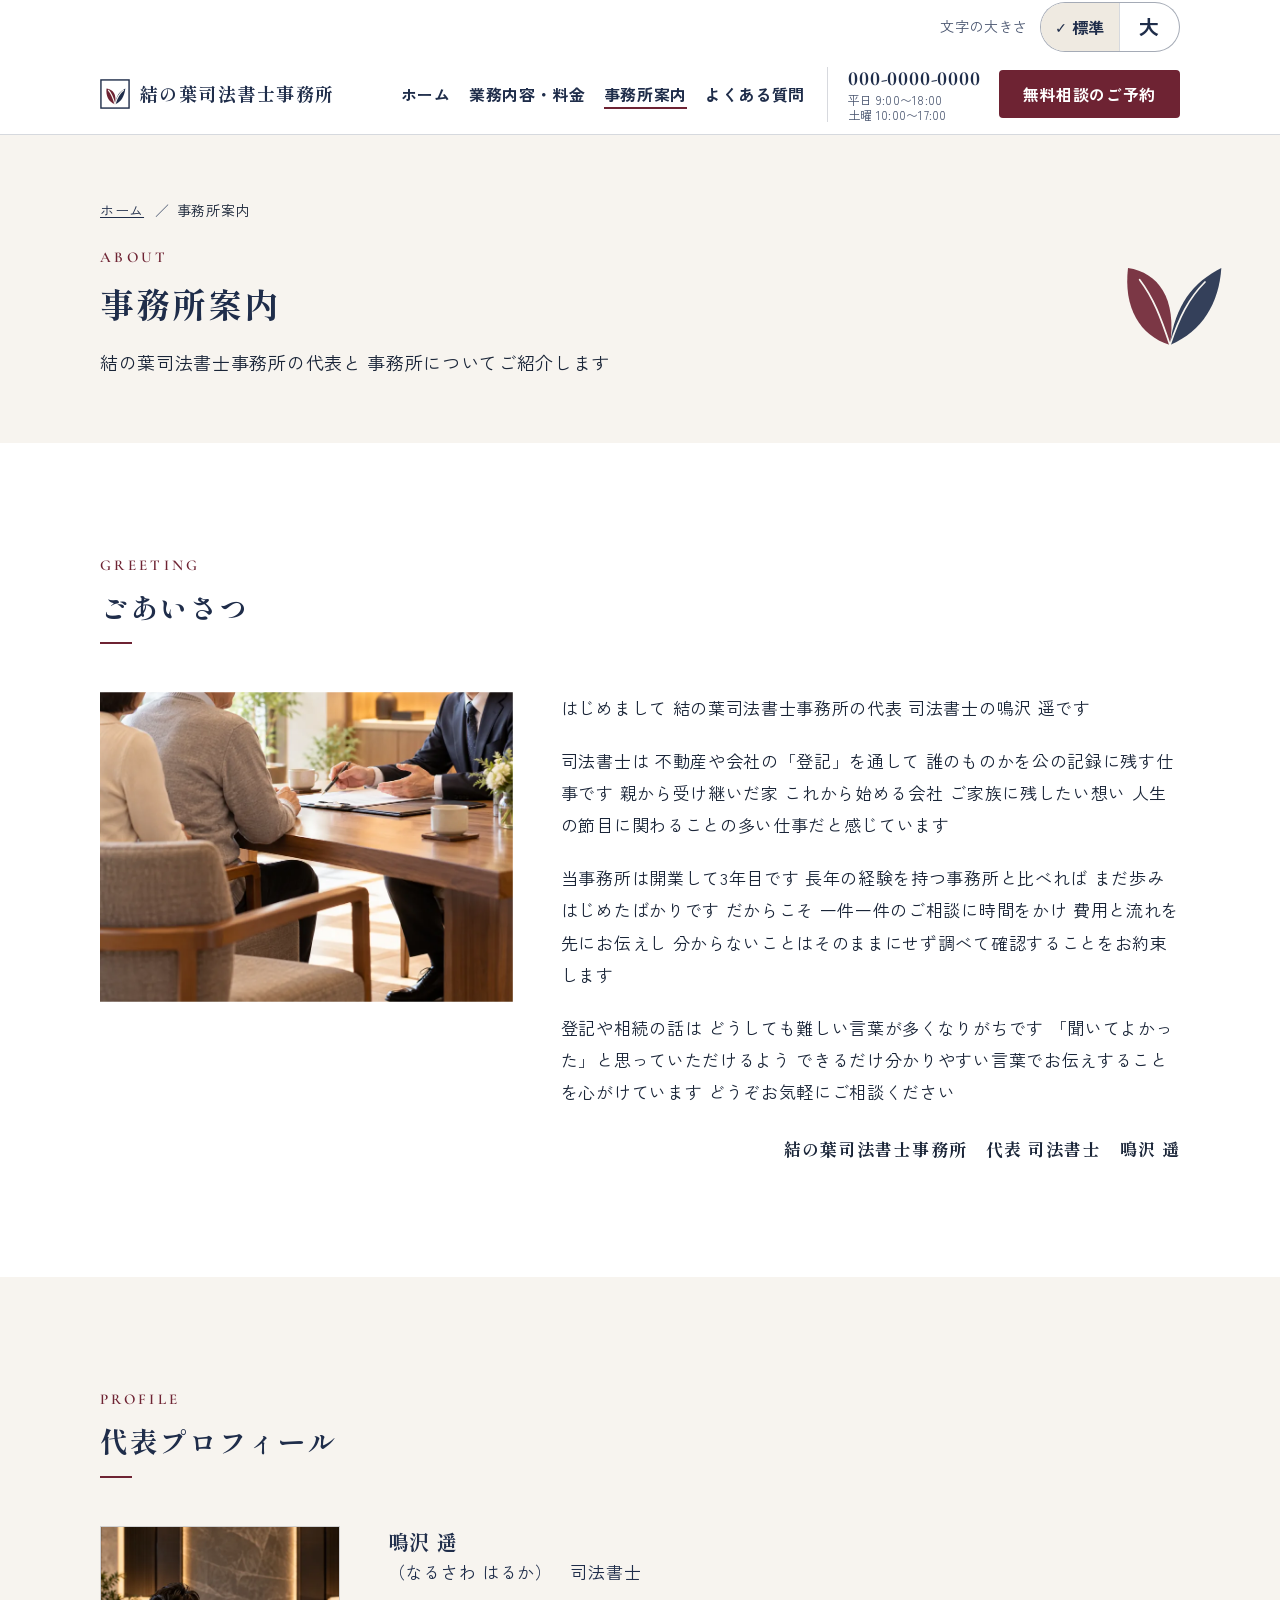
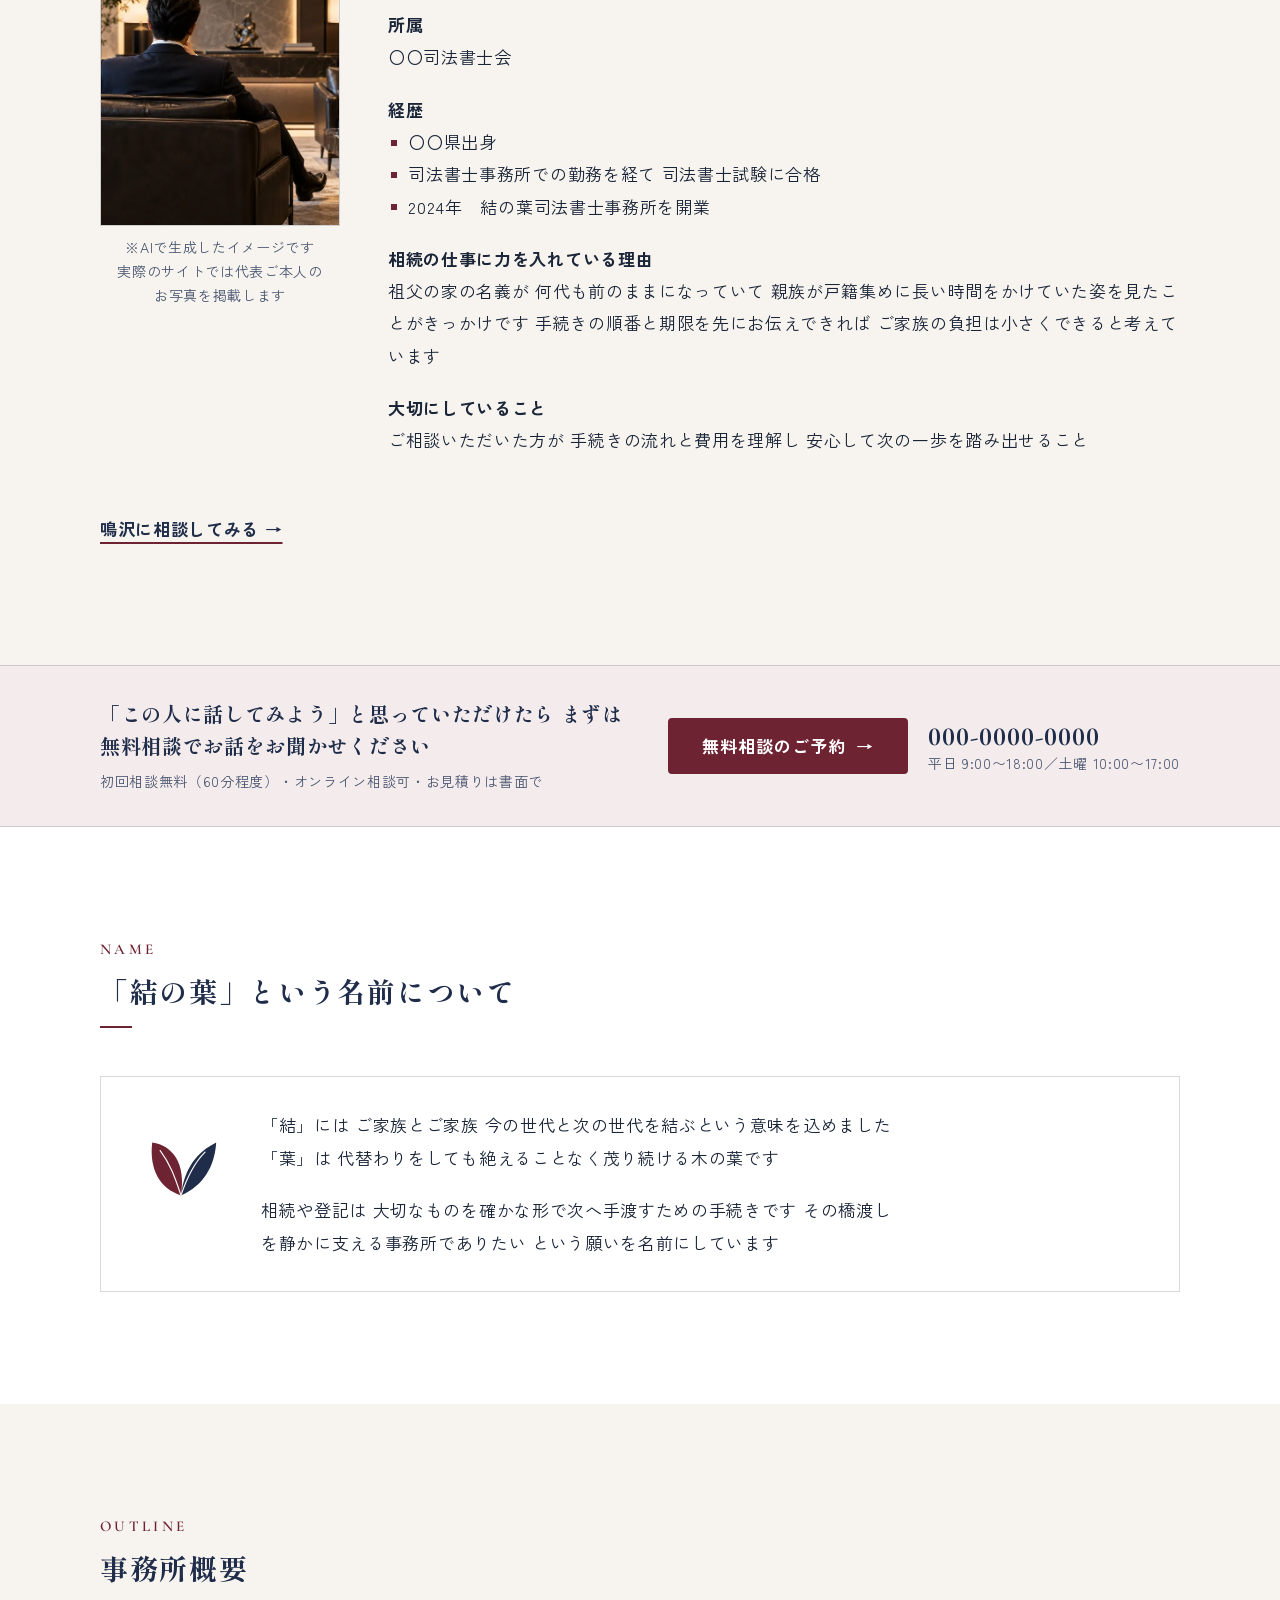
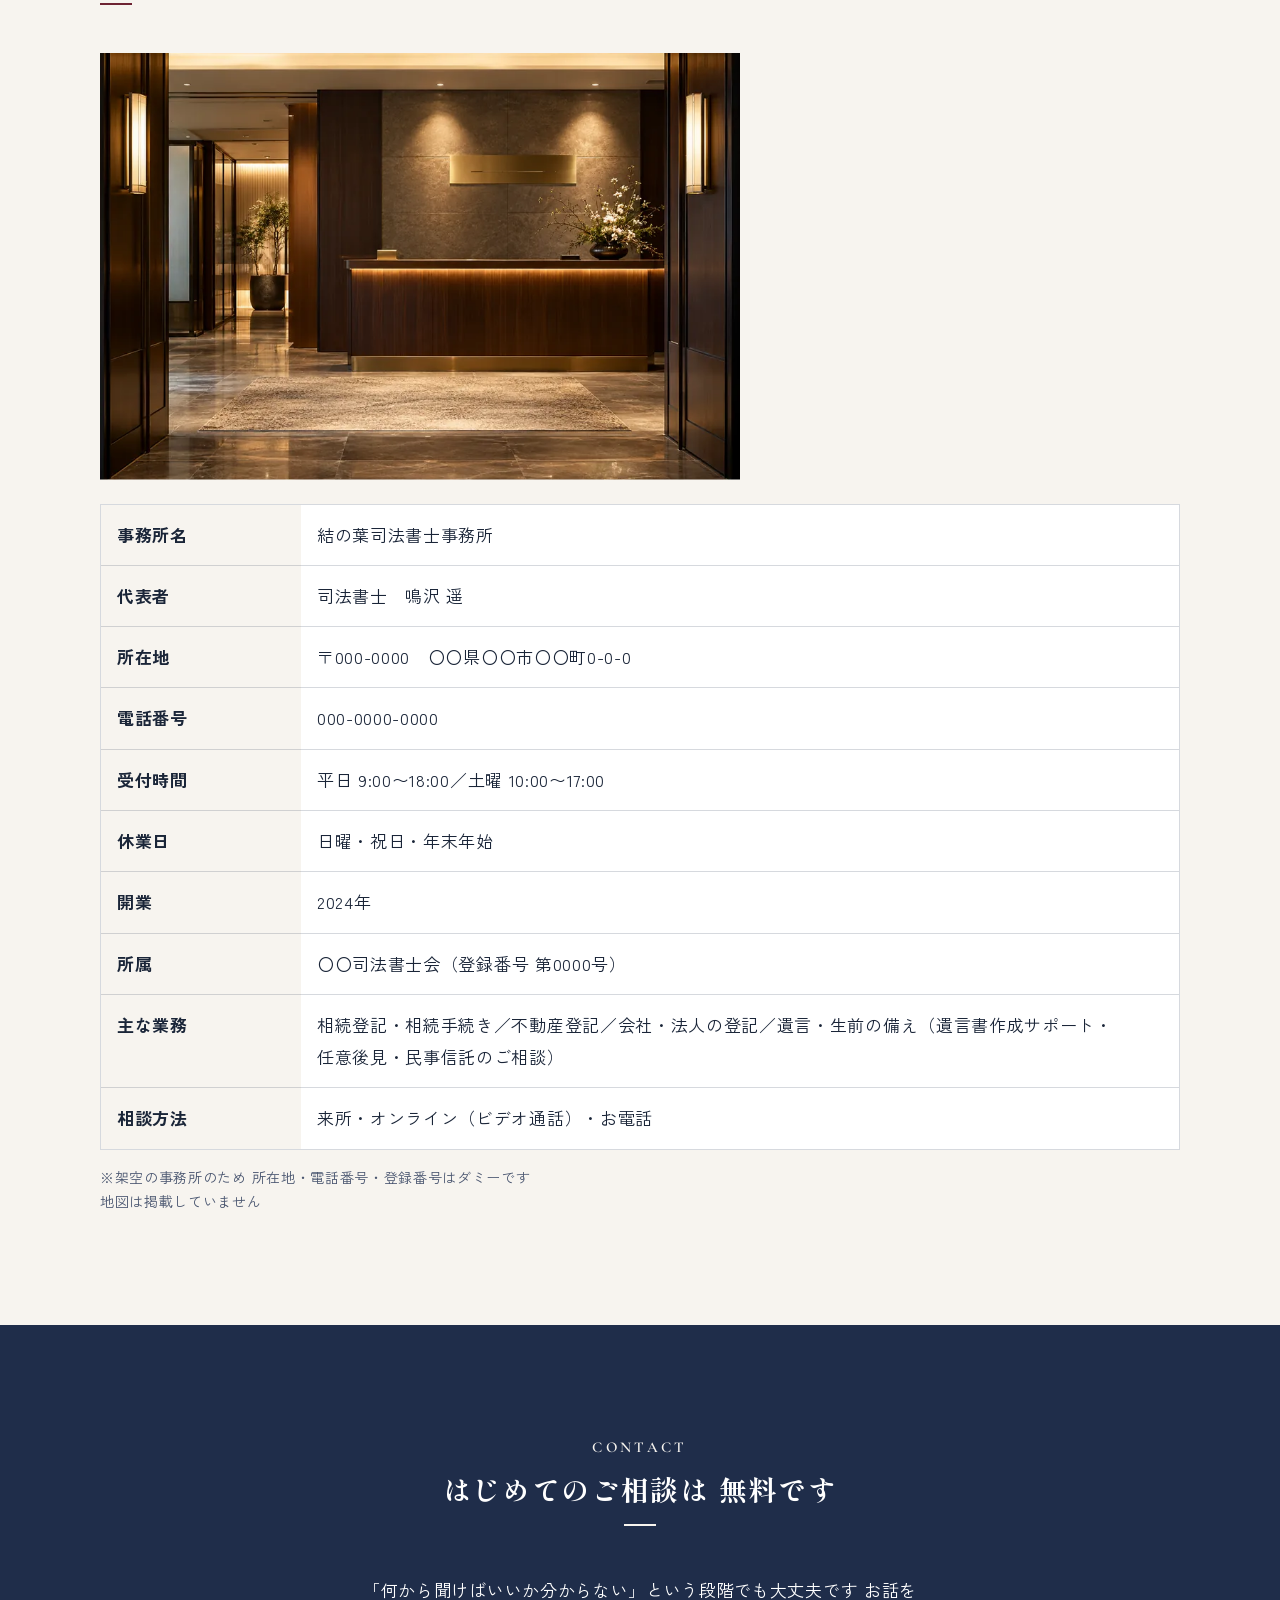
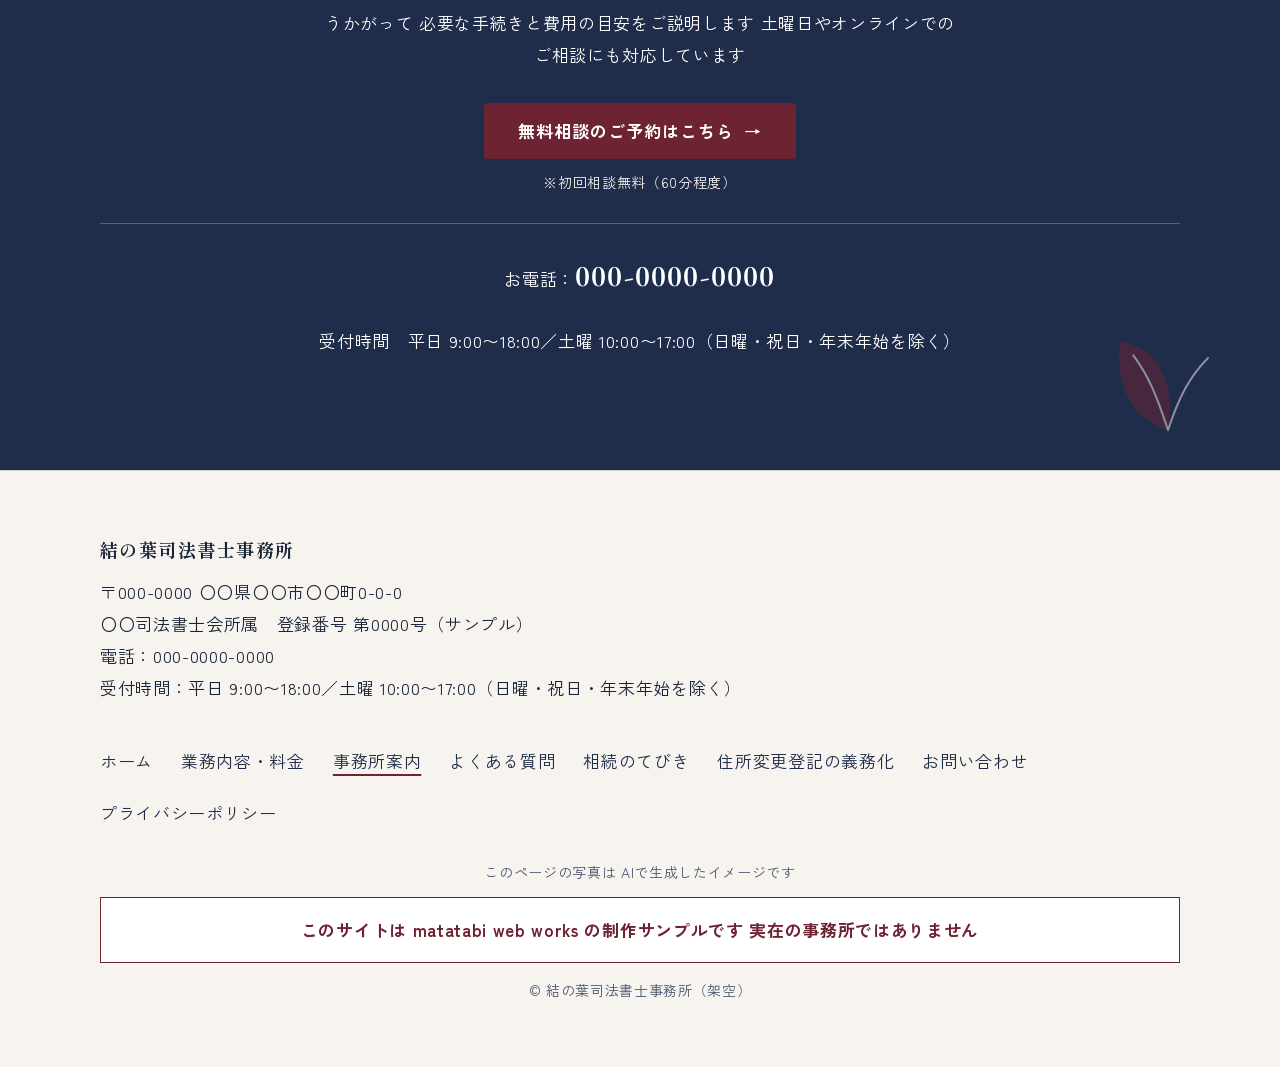
<file: about.html>
<!DOCTYPE html>
<html lang="ja" data-moji="d">
<head>
  <meta charset="UTF-8">
  <meta name="viewport" content="width=device-width, initial-scale=1">
  <meta name="robots" content="noindex">
  <meta name="format-detection" content="telephone=no">
  <title>事務所案内・代表プロフィール｜結の葉司法書士事務所</title>
  <meta name="description" content="結の葉司法書士事務所の代表あいさつ、プロフィール、事務所概要です。開業3年目の事務所として、手続きの流れと費用を先にお伝えし、一件一件のご相談に丁寧に向き合います。">
  <meta property="og:title" content="事務所案内・代表プロフィール｜結の葉司法書士事務所">
  <meta property="og:description" content="結の葉司法書士事務所の代表あいさつ、プロフィール、事務所概要です。開業3年目の事務所として、手続きの流れと費用を先にお伝えし、一件一件のご相談に丁寧に向き合います。（制作サンプル・架空の事務所）">
  <meta property="og:type" content="article">
  <meta property="og:site_name" content="結の葉司法書士事務所（制作サンプル）">
  <meta property="og:locale" content="ja_JP">
  <meta name="theme-color" content="#1F2D4A">
  <link rel="icon" href="images/favicon.svg" type="image/svg+xml">
  <script>
    (function () {
      var d = document.documentElement;
      d.classList.add('js');
      try { if (localStorage.getItem('yuinoha-text-size') === 'large') { d.setAttribute('data-text-size', 'large'); } } catch (e) {}
    })();
  </script>
  <link rel="preconnect" href="https://fonts.googleapis.com">
  <link rel="preconnect" href="https://fonts.gstatic.com" crossorigin>
  <link rel="stylesheet" data-font="mincho" href="https://fonts.googleapis.com/css2?family=Shippori+Mincho:wght@700&amp;text=%2C-0123456789AHINOUY%E2%9C%93%E3%80%81%E3%80%82%E3%80%8C%E3%80%8D%E3%80%9C%E3%81%82%E3%81%84%E3%81%86%E3%81%8A%E3%81%8B%E3%81%8F%E3%81%91%E3%81%93%E3%81%94%E3%81%95%E3%81%97%E3%81%98%E3%81%99%E3%81%9A%E3%81%9B%E3%81%9F%E3%81%A0%E3%81%A3%E3%81%A4%E3%81%A6%E3%81%A7%E3%81%A8%E3%81%AA%E3%81%AB%E3%81%AE%E3%81%AF%E3%81%BE%E3%81%BF%E3%82%81%E3%82%88%E3%82%89%E3%82%8B%E3%82%8D%E3%82%8F%E3%82%92%E3%82%A3%E3%83%95%E3%83%97%E3%83%AB%E3%83%AD%E3%83%BC%E4%BA%8B%E4%BA%BA%E4%BB%A3%E5%86%85%E5%86%86%E5%89%8D%E5%8B%99%E5%8F%B8%E5%90%8D%E5%9C%9F%E5%A3%AB%E5%B9%B4%E6%80%9D%E6%89%80%E6%96%99%E6%97%A5%E6%9B%B8%E6%9C%88%E6%9C%A8%E6%A1%88%E6%A6%82%E6%B0%B4%E6%B2%A2%E6%B3%95%E7%81%AB%E7%84%A1%E7%9B%B8%E7%B5%90%E8%81%9E%E8%91%89%E8%A1%A8%E8%A6%81%E8%A9%B1%E8%AB%87%E9%81%A5%E9%87%91%E9%B3%B4%EF%BC%88%EF%BC%89&amp;display=swap">
  <link rel="stylesheet" data-font="gothic" href="https://fonts.googleapis.com/css2?family=Zen+Kaku+Gothic+New:wght@400;700&amp;text=%22%23%25%28%29%2C-.%2F0123456789%3A%3C%3D%3EABCDEFGHIJLMNOPRSTUWY%5B%5D_abcdefghijklmnoprstuvwxyz%C2%A9%C3%97%E2%80%BB%E2%86%92%E3%80%81%E3%80%82%E3%80%87%E3%80%8C%E3%80%8D%E3%80%92%E3%80%9C%E3%81%82%E3%81%84%E3%81%86%E3%81%88%E3%81%8A%E3%81%8B%E3%81%8C%E3%81%8D%E3%81%8E%E3%81%8F%E3%81%91%E3%81%93%E3%81%94%E3%81%95%E3%81%97%E3%81%98%E3%81%99%E3%81%9A%E3%81%9B%E3%81%9D%E3%81%9E%E3%81%9F%E3%81%A0%E3%81%A1%E3%81%A3%E3%81%A4%E3%81%A6%E3%81%A7%E3%81%A8%E3%81%A9%E3%81%AA%E3%81%AB%E3%81%AE%E3%81%AF%E3%81%B0%E3%81%B3%E3%81%B6%E3%81%B8%E3%81%B9%E3%81%BB%E3%81%BE%E3%81%BF%E3%82%81%E3%82%82%E3%82%84%E3%82%88%E3%82%89%E3%82%8A%E3%82%8B%E3%82%8C%E3%82%8D%E3%82%8F%E3%82%92%E3%82%93%E3%82%A2%E3%82%A3%E3%82%A4%E3%82%A7%E3%82%AA%E3%82%AF%E3%82%B5%E3%82%B7%E3%82%B8%E3%82%B9%E3%82%BF%E3%83%80%E3%83%81%E3%83%83%E3%83%87%E3%83%88%E3%83%89%E3%83%8B%E3%83%90%E3%83%91%E3%83%93%E3%83%95%E3%83%97%E3%83%9A%E3%83%9B%E3%83%9D%E3%83%9F%E3%83%A0%E3%83%A1%E3%83%A5%E3%83%A9%E3%83%AA%E3%83%AB%E3%83%AC%E3%83%AD%E3%83%B3%E3%83%BB%E3%83%BC%E4%B8%80%E4%B8%87%E4%B8%88%E4%B8%8B%E4%B8%8D%E4%B8%8E%E4%B8%96%E4%B8%BB%E4%BA%86%E4%BA%88%E4%BA%8B%E4%BA%8C%E4%BA%A1%E4%BA%A4%E4%BA%BA%E4%BB%8A%E4%BB%8B%E4%BB%95%E4%BB%98%E4%BB%A3%E4%BB%A5%E4%BB%AE%E4%BB%B6%E4%BB%BB%E4%BC%91%E4%BC%9A%E4%BC%9D%E4%BD%8E%E4%BD%8F%E4%BD%95%E4%BD%9C%E4%BD%BF%E4%BE%A1%E4%BE%BF%E4%BF%82%E4%BF%9D%E4%BF%A1%E5%80%8B%E5%82%99%E5%83%8F%E5%84%84%E5%85%83%E5%85%88%E5%85%8D%E5%85%A5%E5%85%AC%E5%86%85%E5%86%86%E5%86%99%E5%87%BA%E5%88%86%E5%88%87%E5%88%9D%E5%88%A5%E5%88%B6%E5%89%8D%E5%89%B2%E5%8A%9B%E5%8B%95%E5%8B%99%E5%8B%A4%E5%8C%96%E5%8D%94%E5%8D%B0%E5%8F%8E%E5%8F%96%E5%8F%97%E5%8F%A3%E5%8F%AF%E5%8F%B7%E5%8F%B8%E5%90%88%E5%90%8C%E5%90%8D%E5%90%AB%E5%91%8A%E5%91%B3%E5%93%A1%E5%95%8F%E5%9B%9E%E5%9B%B3%E5%9C%9F%E5%9C%A8%E5%9C%B0%E5%A0%B1%E5%A0%B4%E5%A3%AB%E5%A4%89%E5%A4%96%E5%A4%9A%E5%A4%A7%E5%A4%AB%E5%A7%8B%E5%A7%BF%E5%AD%97%E5%AE%89%E5%AE%9A%E5%AE%9F%E5%AE%A4%E5%AE%B6%E5%AE%B9%E5%AF%BE%E5%B0%8F%E5%B1%80%E5%B1%9E%E5%B8%82%E5%B8%8C%E5%B9%B3%E5%B9%B4%E5%BA%97%E5%BA%A6%E5%BC%8F%E5%BD%93%E5%BD%A2%E5%BD%B9%E5%BE%8C%E5%BE%97%E5%BF%83%E5%BF%85%E5%BF%9C%E6%80%9D%E6%83%85%E6%83%B3%E6%84%8F%E6%84%9F%E6%88%90%E6%88%B8%E6%88%BB%E6%89%80%E6%89%8B%E6%89%B1%E6%89%BF%E6%8A%9E%E6%8A%B5%E6%8A%B9%E6%8B%85%E6%8C%81%E6%8E%B2%E6%94%AF%E6%94%BE%E6%95%B0%E6%96%87%E6%96%99%E6%96%B9%E6%97%8F%E6%97%A5%E6%97%A9%E6%98%8E%E6%99%82%E6%9B%9C%E6%9B%B4%E6%9B%B8%E6%9B%BF%E6%9C%80%E6%9C%88%E6%9C%9B%E6%9C%9F%E6%9C%A8%E6%9C%AB%E6%9C%AC%E6%9C%BA%E6%9D%9F%E6%9D%A5%E6%9E%9A%E6%9E%B6%E6%A0%AA%E6%A0%BC%E6%A1%88%E6%A3%84%E6%A3%9A%E6%A5%AD%E6%A6%82%E6%A8%99%E6%A8%A9%E6%A9%8B%E6%AC%A1%E6%AC%BE%E6%AD%A3%E6%AD%A9%E6%AD%B4%E6%AE%8B%E6%AE%B5%E6%AF%94%E6%B0%8F%E6%B0%91%E6%B0%97%E6%B0%B4%E6%B1%BA%E6%B2%A2%E6%B3%95%E6%B5%81%E6%B6%88%E6%B8%A1%E6%BA%96%E7%81%AB%E7%84%A1%E7%88%B6%E7%89%A9%E7%90%86%E7%94%9F%E7%94%A3%E7%94%A8%E7%94%B1%E7%94%B3%E7%94%BA%E7%94%BB%E7%95%AA%E7%99%BB%E7%9B%AE%E7%9B%B8%E7%9C%8C%E7%9C%9F%E7%9F%A5%E7%A2%BA%E7%A4%BA%E7%A4%BE%E7%A5%96%E7%A5%9D%E7%A7%BB%E7%A8%8B%E7%A8%8E%E7%A8%AE%E7%A9%8D%E7%A9%BA%E7%AB%8B%E7%AC%AC%E7%AD%86%E7%AE%97%E7%AE%A1%E7%AF%80%E7%B1%8D%E7%B4%84%E7%B4%8D%E7%B4%99%E7%B4%B9%E7%B5%8C%E7%B5%90%E7%B5%B6%E7%B6%99%E7%B6%9A%E7%BE%A9%E8%80%83%E8%80%85%E8%81%9E%E8%87%AA%E8%8C%82%E8%8C%8E%E8%91%89%E8%A1%A8%E8%A6%81%E8%A6%8B%E8%A6%A7%E8%A6%AA%E8%A7%A3%E8%A8%80%E8%A8%88%E8%A8%97%E8%A8%98%E8%A8%AD%E8%A8%B1%E8%A8%BC%E8%A9%95%E8%A9%A6%E8%A9%B1%E8%AA%8D%E8%AA%AC%E8%AA%B0%E8%AA%BF%E8%AB%87%E8%AB%8B%E8%AD%B0%E8%B2%A0%E8%B2%A1%E8%B2%BB%E8%B3%87%E8%B3%AA%E8%B4%88%E8%B8%8F%E8%BA%AB%E8%BB%A2%E8%BB%BD%E8%BC%89%E8%BE%BC%E8%BF%B0%E9%80%81%E9%80%9A%E9%81%8E%E9%81%A5%E9%81%B8%E9%81%BA%E9%83%B5%E9%85%AC%E9%87%91%E9%8C%B2%E9%91%91%E9%95%B7%E9%96%89%E9%96%8B%E9%96%93%E9%96%A2%E9%99%8D%E9%99%90%E9%99%A4%E9%9A%8E%E9%9A%9B%E9%9B%86%E9%9B%A3%E9%9B%BB%E9%9D%99%E9%9D%A2%E9%A0%86%E9%A1%8D%E9%A1%94%E9%A1%98%E9%A1%9E%E9%A8%93%E9%B3%B4%EF%BC%88%EF%BC%89%EF%BC%8B%EF%BC%8F%EF%BC%9A%EF%BD%9C&amp;display=swap">
  <link rel="stylesheet" data-font="accent" href="https://fonts.googleapis.com/css2?family=Cormorant+Garamond:wght@600&amp;text=%20%2C-0123456789ABCEFGHILMNOPRTUY&amp;display=swap">
  <link rel="stylesheet" href="css/style.css?v=20261031-4">
  <script src="js/main.js?v=20261008-42" defer></script>
  <script type="application/ld+json" data-jsonld>
{
  "@context": "https://schema.org",
  "@type": "LegalService",
  "name": "結の葉司法書士事務所",
  "description": "相続登記・不動産登記・会社の登記・遺言などの生前の備えをお手伝いする司法書士事務所（制作サンプル・架空の事務所）",
  "telephone": "000-0000-0000",
  "address": {
    "@type": "PostalAddress",
    "postalCode": "000-0000",
    "addressRegion": "〇〇県",
    "addressLocality": "〇〇市",
    "streetAddress": "〇〇町0-0-0",
    "addressCountry": "JP"
  },
  "openingHoursSpecification": [
    {
      "@type": "OpeningHoursSpecification",
      "dayOfWeek": [
        "Monday",
        "Tuesday",
        "Wednesday",
        "Thursday",
        "Friday"
      ],
      "opens": "09:00",
      "closes": "18:00"
    },
    {
      "@type": "OpeningHoursSpecification",
      "dayOfWeek": "Saturday",
      "opens": "10:00",
      "closes": "17:00"
    }
  ]
}
  </script>
</head>
<body class="has-fixed-cta">
  <a href="#main" class="skip-link">本文へ<wbr>移動</a>
  <div class="text-size-bar">
    <div class="container text-size-bar__inner">
      <p data-wrap="phrase" class="text-size-bar__tel"><span class="text-size-bar__tel-label">お電話</span><span class="text-size-bar__tel-num">000-0000-0000</span><span class="text-size-bar__tel-hours"><span class="nowrap">平日 9:00〜18:00</span>／<span class="nowrap">土曜 10:00〜17:00</span></span></p>
      <span class="text-size-bar__label" id="text-size-label">文字の<wbr>大きさ</span>
      <div class="text-size-bar__group" role="group" aria-labelledby="text-size-label">
        <button type="button" class="text-size-btn" data-text-size-btn="standard" aria-pressed="true">標準</button>
        <button type="button" class="text-size-btn text-size-btn--large" data-text-size-btn="large" aria-pressed="false">大</button>
      </div>
      <p class="visually-hidden" id="text-size-status" role="status"></p>
    </div>
  </div>
  <header class="site-header">
    <div class="container site-header__inner">
      <a href="index.html" class="site-logo">
        <img src="images/logo-mark.svg" alt="" width="30" height="30">
        <span class="site-logo__text"><span class="site-logo__kana" aria-hidden="true">YUINOHA</span><span class="site-logo__name">結の<wbr>葉<span class="site-logo__sub">司法書<wbr>士事務所</span></span></span>
      </a>
      <button type="button" class="header-icon header-icon--tel" data-sample-tel aria-describedby="header-call-status"><svg class="header-icon__svg" viewBox="0 0 24 24" width="22" height="22" aria-hidden="true" focusable="false"><path d="M6.6 3.5h3l1.5 4.2-2 1.4a12 12 0 0 0 5.8 5.8l1.4-2 4.2 1.5v3a2 2 0 0 1-2.2 2A16.8 16.8 0 0 1 4.6 5.7a2 2 0 0 1 2-2.2z" fill="none" stroke="currentColor" stroke-width="1.8" stroke-linejoin="round"/></svg><span class="header-icon__label">電話</span></button>
      <a href="contact.html" class="header-icon header-icon--consult"><svg class="header-icon__svg" viewBox="0 0 24 24" width="22" height="22" aria-hidden="true" focusable="false"><rect x="3.5" y="5" width="17" height="15.5" rx="1.5" fill="none" stroke="currentColor" stroke-width="1.8"/><path d="M3.5 9.5h17M8 3v4M16 3v4" fill="none" stroke="currentColor" stroke-width="1.8" stroke-linecap="round"/><path d="M8.5 14.5l2.3 2.3 4.7-4.7" fill="none" stroke="currentColor" stroke-width="1.8" stroke-linecap="round" stroke-linejoin="round"/></svg><span class="header-icon__label">相談</span><span class="visually-hidden"><wbr>（無料相談の<wbr>ご予約）</span></a>
      <button type="button" class="menu-toggle" aria-label="メニューを開く" aria-expanded="false" aria-controls="global-nav">
        <span class="menu-toggle__bars" aria-hidden="true"></span>
        <span class="menu-toggle__label" aria-hidden="true">メニュー</span>
      </button>
      <nav class="global-nav" id="global-nav" aria-label="メインメニュー">
        <ul class="global-nav__list">
          <li data-wrap="phrase"><a href="index.html"><span>ホーム</span></a></li>
          <li data-wrap="phrase"><a href="services.html"><span>業務内容・<wbr>料金</span></a></li>
          <li data-wrap="phrase"><a href="about.html" aria-current="page"><span>事務所案内</span></a></li>
          <li data-wrap="phrase"><a href="faq.html"><span>よく<wbr>ある<wbr>質問</span></a></li>
          <li data-wrap="phrase" class="global-nav__tel"><span class="header-tel"><span class="header-tel__label">お電話での<wbr>ご相談</span><span class="header-tel__num">000-0000-0000</span><span class="header-tel__hours"><span class="nowrap">平日 9:00〜18:00</span><span class="header-tel__sep">／</span><span class="nowrap">土曜 10:00〜17:00</span></span></span></li>
          <li data-wrap="phrase"><a href="contact.html" class="global-nav__contact"><span class="global-nav__label-sp">お問い合わせ</span><span class="global-nav__label-pc">無料相談の<wbr>ご予約</span></a></li>
        </ul>
        <p data-wrap="phrase" class="global-nav__cta"><a href="contact.html" class="btn btn--primary">無料相談の<wbr>ご予約</a></p>
      </nav>
    </div>
    <p class="header-call-status phrase-text" id="header-call-status" role="status"></p>
  </header>
  <main id="main" tabindex="-1">
    <div class="page-head">
      <div class="container page-head__inner">
        <nav class="breadcrumb" aria-label="パンくずリスト">
          <ol>
            <li data-wrap="phrase"><a href="index.html">ホーム</a></li>
            <li data-wrap="phrase"><span aria-current="page">事務所案内</span></li>
          </ol>
        </nav>
        <span class="eyebrow" aria-hidden="true">ABOUT</span>
        <h1 class="page-head__title">事務所案内</h1>
        <p data-wrap="phrase" class="lead phrase-text">結の<wbr>葉<wbr>司法書<wbr>士事務所の<wbr>代表と 事務所に<wbr>ついて<wbr>ご紹介します</p>
      </div>
      <img src="images/leaf-deco.svg" alt="" width="120" height="120" class="page-head__deco">
    </div>

    <section class="section" aria-labelledby="greeting-title">
      <div class="container">
        <div class="section-head reveal">
          <span class="eyebrow" aria-hidden="true">GREETING</span>
          <h2 class="section-title" id="greeting-title">ごあいさつ</h2>
        </div>
        <div class="message message--greeting reveal">
          <figure class="message__image greeting__image photo photo--reveal"><img src="images/photo/j-consult-900.webp" srcset="images/photo/j-consult-900.webp 900w, images/photo/j-consult-1448.webp 1448w" sizes="(min-width: 768px) 45vw, 100vw" alt="明るい相談室で、ご夫婦のお話を聞きながら書類を書く司法書士の手元" width="1448" height="1086" class="photo__img" loading="lazy"></figure>
          <div class="message__text">
            <p data-clauses="1" data-wrap="phrase" class="phrase-text"><span class="kc">はじめまして</span> <span class="kc"><wbr>結の<wbr>葉<wbr>司法書<wbr>士事務所の<wbr>代表 司法書士の<wbr>鳴沢&nbsp;遥です</span></p>
            <p class="phrase-text">司法書士は 不動産や<wbr>会社の<wbr>「登記」を<wbr>通して 誰の<wbr>ものかを<wbr>公の<wbr>記録に<wbr>残す<wbr>仕事です 親から<wbr>受け継いだ<wbr>家 これから<wbr>始める<wbr>会社 ご家族に<wbr>残したい<wbr>想い 人生の<wbr>節目に<wbr>関わる<wbr>ことの<wbr>多い<wbr>仕事だと<wbr>感じています</p>
            <p class="phrase-text">当事務所は<wbr>開業して<wbr>3年目です 長年の<wbr>経験を<wbr>持つ<wbr>事務所と<wbr>比べれば まだ<wbr>歩み<wbr>はじめた<wbr>ばかりです だからこそ 一件<wbr>一件の<wbr>ご相談に<wbr>時間を<wbr>かけ 費用と<wbr>流れを<wbr>先に<wbr>お伝えし 分からない<wbr>ことは<wbr>そのままに<wbr>せず<wbr>調べて<wbr>確認する<wbr>ことを<wbr>お約束します</p>
            <p class="phrase-text">登記や<wbr>相続の<wbr>話は どうしても<wbr>難しい<wbr>言葉が<wbr>多く<wbr>なりがちです 「聞いて<wbr>よかった」と<wbr>思って<wbr>いただけるよう できるだけ<wbr>分かりやすい<wbr>言葉で<wbr>お伝えする<wbr>ことを<wbr>心がけています どうぞ<wbr>お気軽に<wbr>ご相談ください</p>
            <p data-wrap="phrase" class="signature signature--right phrase-text">結の<wbr>葉司法書<wbr>士事務所<wbr>　代表 司法書<wbr>士　<span class="nowrap">鳴沢 遥</span></p>
          </div>
        </div>
      </div>
    </section>

    <section class="section section--cream" aria-labelledby="profile-title">
      <div class="container">
        <div class="section-head reveal">
          <span class="eyebrow" aria-hidden="true">PROFILE</span>
          <h2 class="section-title" id="profile-title">代表<wbr>プロフィール</h2>
        </div>
        <div class="profile reveal">
          <figure class="profile__image photo photo--reveal">
            <img src="images/photo/j-lounge-900.webp" srcset="images/photo/j-lounge-900.webp 900w, images/photo/j-lounge-1448.webp 1448w" sizes="(min-width: 768px) 30vw, 100vw" alt="落ち着いた事務所の椅子に座る代表の後ろ姿（AIで生成したイメージ）" width="1448" height="1086" style="object-position:40% 50%" class="photo__img" loading="lazy">
            <figcaption><p data-clauses="1" data-wrap="phrase" class="note photo__note phrase-text"><span class="kc">※AIで<wbr>生成した<wbr>イメージです</span> <span class="kc"><wbr>実際の<wbr>サイトでは<wbr>代表ご本人の<wbr>お写真を<wbr>掲載します</span></p></figcaption>
          </figure>
          <div class="profile__body">
            <h3 class="profile__name">鳴沢 遥<small><wbr>（なる<wbr>さわ はるか）　司法書<wbr>士</small></h3>
            <dl class="profile__list">
              <dt>所属</dt>
              <dd data-wrap="phrase">〇〇司法書<wbr>士会</dd>
              <dt>経歴</dt>
              <dd>
                <ul>
                  <li data-wrap="phrase">〇〇県出身</li>
                  <li data-wrap="phrase" class="phrase">司法書<wbr>士事務所での<wbr>勤務を<wbr>経て 司法書<wbr>士試験に<wbr>合格</li>
                  <li data-wrap="phrase" class="phrase">2024年　結の<wbr>葉<wbr>司法書<wbr>士事務所を<wbr>開業</li>
                </ul>
              </dd>
              <dt>相続の<wbr>仕事に<wbr>力を<wbr>入れている<wbr>理由</dt>
              <dd>祖父の<wbr>家の<wbr>名義が 何代も<wbr>前の<wbr>ままに<wbr>なっていて 親族が<wbr>戸籍集めに<wbr>長い<wbr>時間を<wbr>かけていた<wbr>姿を<wbr>見たことが<wbr>きっかけです 手続きの<wbr>順番と<wbr>期限を<wbr>先に<wbr>お伝えできれば ご家族の<wbr>負担は<wbr>小さく<wbr>できると<wbr>考えています</dd>
              <dt>大切に<wbr>している<wbr>こと</dt>
              <dd data-wrap="phrase" class="phrase-text">ご相談<wbr>いただいた<wbr>方が 手続きの<wbr>流れと<wbr>費用を<wbr>理解し 安心して<wbr>次の<wbr>一歩を<wbr>踏み出せる<wbr>こと</dd>
            </dl>
          </div>
        </div>
        <p data-wrap="phrase" class="section-foot"><a href="contact.html" class="text-link">鳴沢に<wbr>相談してみる →</a></p>
      </div>
    </section>

    <aside class="consult-band" aria-labelledby="band-a1-title">
      <div class="container consult-band__inner">
        <div class="consult-band__text">
          <p data-wrap="phrase" class="consult-band__title phrase-text" id="band-a1-title">「この<wbr>人に<wbr>話してみよう」と<wbr>思って<wbr>いただけたら まずは<wbr>無料相談で<wbr>お話を<wbr>お聞かせ<wbr>ください</p>
          <p data-wrap="phrase" class="consult-band__note phrase-text">初回相談無料<wbr>（60分程度）<wbr>・<wbr>オンライン<wbr>相談可・<wbr>お見積りは<wbr>書面で</p>
        </div>
        <div class="consult-band__actions">
          <a href="contact.html" class="btn btn--primary">無料相談の<wbr>ご予約</a>
          <p data-wrap="phrase" class="consult-band__tel"><span class="consult-band__tel-num">000-0000-0000</span><span class="consult-band__tel-hours">平日 9:00〜18:00／土曜 10:00〜17:00</span></p>
        </div>
      </div>
    </aside>

    <section class="section" aria-labelledby="origin-title">
      <div class="container">
        <div class="section-head reveal">
          <span class="eyebrow" aria-hidden="true">NAME</span>
          <h2 class="section-title" id="origin-title">「結の<wbr>葉」と<wbr>いう<wbr>名前に<wbr>ついて</h2>
        </div>
        <div class="origin reveal">
          <img src="images/leaf-deco.svg" alt="二枚の葉が一本の茎でつながったイラスト" width="96" height="96" class="origin__mark" loading="lazy">
          <div>
            <p class="phrase-text">「結」には ご家族と<wbr>ご家族 今の<wbr>世代と<wbr>次の<wbr>世代を<wbr>結ぶ<wbr>と<wbr>いう<wbr>意味を<wbr>込めました 「葉」は 代替わりを<wbr>しても<wbr>絶える<wbr>ことなく<wbr>茂り続ける<wbr>木の<wbr>葉です</p>
            <p class="phrase-text">相続や<wbr>登記は 大切な<wbr>ものを<wbr>確かな<wbr>形で<wbr>次へ<wbr>手渡す<wbr>ための<wbr>手続きです その<wbr>橋渡しを<wbr>静かに<wbr>支える<wbr>事務所で<wbr>ありたい と<wbr>いう<wbr>願いを<wbr>名前に<wbr>しています</p>
          </div>
        </div>
      </div>
    </section>

    <section class="section section--cream" aria-labelledby="outline-title">
      <div class="container">
        <div class="section-head reveal">
          <span class="eyebrow" aria-hidden="true">OUTLINE</span>
          <h2 class="section-title" id="outline-title">事務所概要</h2>
        </div>
        <figure class="about-office-photo photo photo--reveal"><img src="images/photo/j-entrance-900.webp" srcset="images/photo/j-entrance-900.webp 900w, images/photo/j-entrance-1448.webp 1448w" sizes="(min-width: 768px) 50vw, 100vw" alt="落ち着いた事務所の入口と受付" width="1448" height="1086" class="photo__img" loading="lazy"></figure>
        <table class="table table--outline reveal">
          <tbody>
            <tr>
              <th scope="row">事務所名</th>
              <td data-wrap="phrase">結の<wbr>葉司法書<wbr>士事務所</td>
            </tr>
            <tr>
              <th scope="row">代表者</th>
              <td data-wrap="phrase">司法書<wbr>士　鳴沢 遥</td>
            </tr>
            <tr>
              <th scope="row">所在地</th>
              <td data-wrap="phrase">〒000-0000　〇〇県〇〇市〇〇町0-0-0</td>
            </tr>
            <tr>
              <th scope="row">電話番号</th>
              <td>000-0000-0000</td>
            </tr>
            <tr>
              <th scope="row">受付時間</th>
              <td data-wrap="phrase"><span class="nowrap">平日 9:00〜18:00</span>／<span class="nowrap">土曜 10:00〜17:00</span></td>
            </tr>
            <tr>
              <th scope="row">休業日</th>
              <td data-wrap="phrase">日曜・祝日・年末年始</td>
            </tr>
            <tr>
              <th scope="row">開業</th>
              <td data-wrap="phrase">2024年</td>
            </tr>
            <tr>
              <th scope="row">所属</th>
              <td data-wrap="phrase">〇〇司法書<wbr>士会<wbr>（登録番号 第0000号）</td>
            </tr>
            <tr>
              <th scope="row">主な<wbr>業務</th>
              <td data-wrap="phrase">相続登記・相続手続き／<wbr>不動産登記／会社・法人の<wbr>登記／遺言・生前の<wbr>備え<wbr>（遺言<wbr>書作成<wbr>サポート・任意後<wbr>見・民事信託の<wbr>ご相談）</td>
            </tr>
            <tr>
              <th scope="row">相談方<wbr>法</th>
              <td data-wrap="phrase">来所・オンライン<wbr>（ビデオ通話）<wbr>・お電話</td>
            </tr>
          </tbody>
        </table>
        <p data-clauses="1" data-wrap="phrase" class="note"><span class="kc">※架空の<wbr>事務所の<wbr>ため 所在地・電話番号・登録番号は<wbr>ダミーです</span> <span class="kc"><wbr>地図は<wbr>掲載していません</span></p>
      </div>
    </section>

    <section class="cta" aria-labelledby="cta-title">
      <div class="container cta__inner">
        <div class="section-head section-head--center">
          <span class="eyebrow" aria-hidden="true">CONTACT</span>
          <h2 data-clauses="1" class="section-title" id="cta-title"><span class="kc">はじめての<wbr>ご相談は</span> <span class="kc"><wbr>無料です</span></h2>
        </div>
        <p class="phrase-text">「何から<wbr>聞けば<wbr>いいか<wbr>分からない」と<wbr>いう<wbr>段階でも<wbr>大丈夫です お話を<wbr>うかがって 必要な<wbr>手続きと<wbr>費用の<wbr>目安を<wbr>ご説明します 土曜日や<wbr>オンラインでの<wbr>ご相談にも<wbr>対応しています</p>
        <a href="contact.html" class="btn btn--primary">無料相談の<wbr>ご予約は<wbr>こちら</a>
        <p data-wrap="phrase" class="phrase-text note cta__note">※<wbr>初回相談無料<wbr>（60分程度）</p>
        <div class="cta__tel">
          <p data-wrap="phrase">お電話：<span class="cta__tel-number">000-0000-0000</span></p>
          <button type="button" class="btn btn--secondary call-btn" data-sample-tel aria-describedby="cta-call-status">電話を<wbr>かける</button>
          <p class="note call-status phrase-text" id="cta-call-status" role="status"></p>
          <p data-wrap="phrase" class="cta__hours">受付時間　<span class="nowrap">平日 9:00〜18:00</span>／<span class="nowrap">土曜 10:00〜17:00</span><wbr><span class="nowrap">（日曜・祝日・年末年始を<wbr>除く）</span></p>
        </div>
      </div>
      <img src="images/leaf-deco.svg" alt="" width="120" height="120" class="cta__deco" loading="lazy">
    </section>
  </main>
  <footer class="site-footer">
    <div class="container">
      <p data-wrap="phrase" class="site-footer__name">結の<wbr>葉司法書<wbr>士事務所</p>
      <div class="site-footer__info">
        <p data-wrap="phrase">〒000-0000 〇〇県〇〇市〇〇町0-0-0</p>
        <p data-wrap="phrase">〇〇司法書<wbr>士会所属　<span class="nowrap">登録番号 第0000号<wbr>（サンプル）</span></p>
        <p data-wrap="phrase">電話：000-0000-0000</p>
        <p data-wrap="phrase">受付<wbr>時間：<span class="nowrap">平日 9:00〜18:00</span>／<span class="nowrap">土曜 10:00〜17:00</span><wbr><span class="nowrap">（日曜・祝日・年末年始を<wbr>除く）</span></p>
      </div>
      <nav class="site-footer__nav" aria-label="フッターメニュー">
        <ul>
          <li data-wrap="phrase"><a href="index.html">ホーム</a></li>
          <li data-wrap="phrase"><a href="services.html">業務内容・<wbr>料金</a></li>
          <li data-wrap="phrase"><a href="about.html" aria-current="page">事務所案内</a></li>
          <li data-wrap="phrase"><a href="faq.html">よく<wbr>ある<wbr>質問</a></li>
          <li data-wrap="phrase"><a href="guide.html">相続の<wbr>てびき</a></li>
          <li data-wrap="phrase"><a href="address-change.html">住所変更登記の<wbr>義務化</a></li>
          <li data-wrap="phrase"><a href="contact.html">お問い合わせ</a></li>
          <li data-wrap="phrase"><a href="privacy.html">プライバシーポリシー</a></li>
        </ul>
      </nav>
      <p data-wrap="phrase" class="site-footer__photo-note">この<wbr>ページの<wbr>写真は AIで<wbr>生成した<wbr>イメージです</p>
      <p data-clauses="1" data-wrap="phrase" class="site-footer__sample"><span class="kc">この<wbr>サイトは matatabi web works の<wbr>制作<wbr>サンプルです</span> <span class="kc"><wbr>実在の<wbr>事務所ではありません</span></p>
      <small class="site-footer__copy">© 結の<wbr>葉司法書<wbr>士事務所<wbr>（架空）</small>
    </div>
  </footer>

  <div class="consult-bar" data-consult-bar>
    <p class="consult-bar__status phrase-text" id="bar-call-status" role="status"></p>
    <div class="consult-bar__inner">
      <button type="button" class="consult-bar__close" data-consult-bar-close aria-label="画面下の相談の案内を閉じる"><span aria-hidden="true">×</span></button>
      <button type="button" class="consult-bar__btn consult-bar__btn--tel" data-sample-tel aria-describedby="bar-call-status"><span class="consult-bar__main"><svg class="header-icon__svg" viewBox="0 0 24 24" width="22" height="22" aria-hidden="true" focusable="false"><path d="M6.6 3.5h3l1.5 4.2-2 1.4a12 12 0 0 0 5.8 5.8l1.4-2 4.2 1.5v3a2 2 0 0 1-2.2 2A16.8 16.8 0 0 1 4.6 5.7a2 2 0 0 1 2-2.2z" fill="none" stroke="currentColor" stroke-width="1.8" stroke-linejoin="round"/></svg>電話で<wbr>相談</span><span class="consult-bar__sub"><span class="nowrap">平日9〜18時</span>／<wbr><span class="nowrap">土曜10〜17時</span></span></button>
      <a href="contact.html" class="consult-bar__btn consult-bar__btn--reserve"><span class="consult-bar__main"><svg class="header-icon__svg" viewBox="0 0 24 24" width="22" height="22" aria-hidden="true" focusable="false"><rect x="3.5" y="5" width="17" height="15.5" rx="1.5" fill="none" stroke="currentColor" stroke-width="1.8"/><path d="M3.5 9.5h17M8 3v4M16 3v4" fill="none" stroke="currentColor" stroke-width="1.8" stroke-linecap="round"/><path d="M8.5 14.5l2.3 2.3 4.7-4.7" fill="none" stroke="currentColor" stroke-width="1.8" stroke-linecap="round" stroke-linejoin="round"/></svg>無料相談を<wbr>予約</span><span class="consult-bar__sub">初回60分程度・<wbr>無料</span></a>
    </div>
  </div>
</body>
</html>
</file>
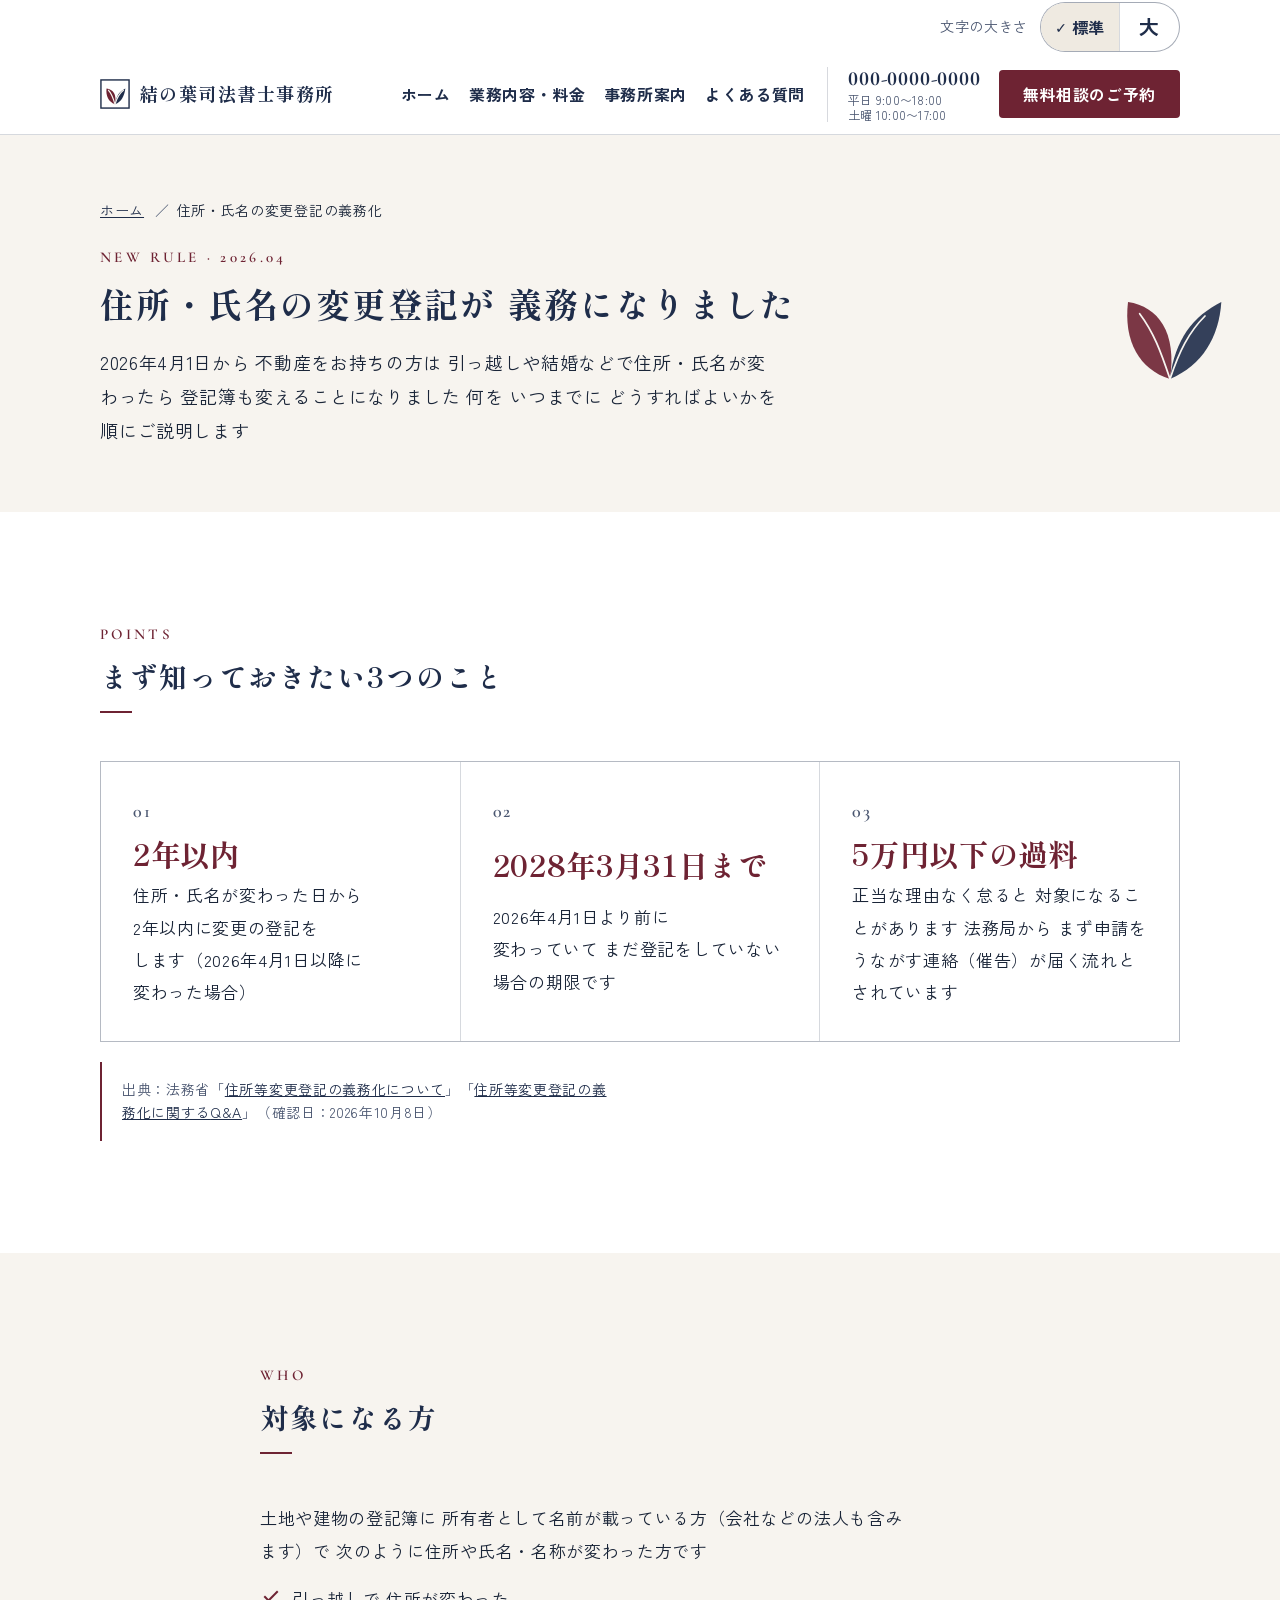
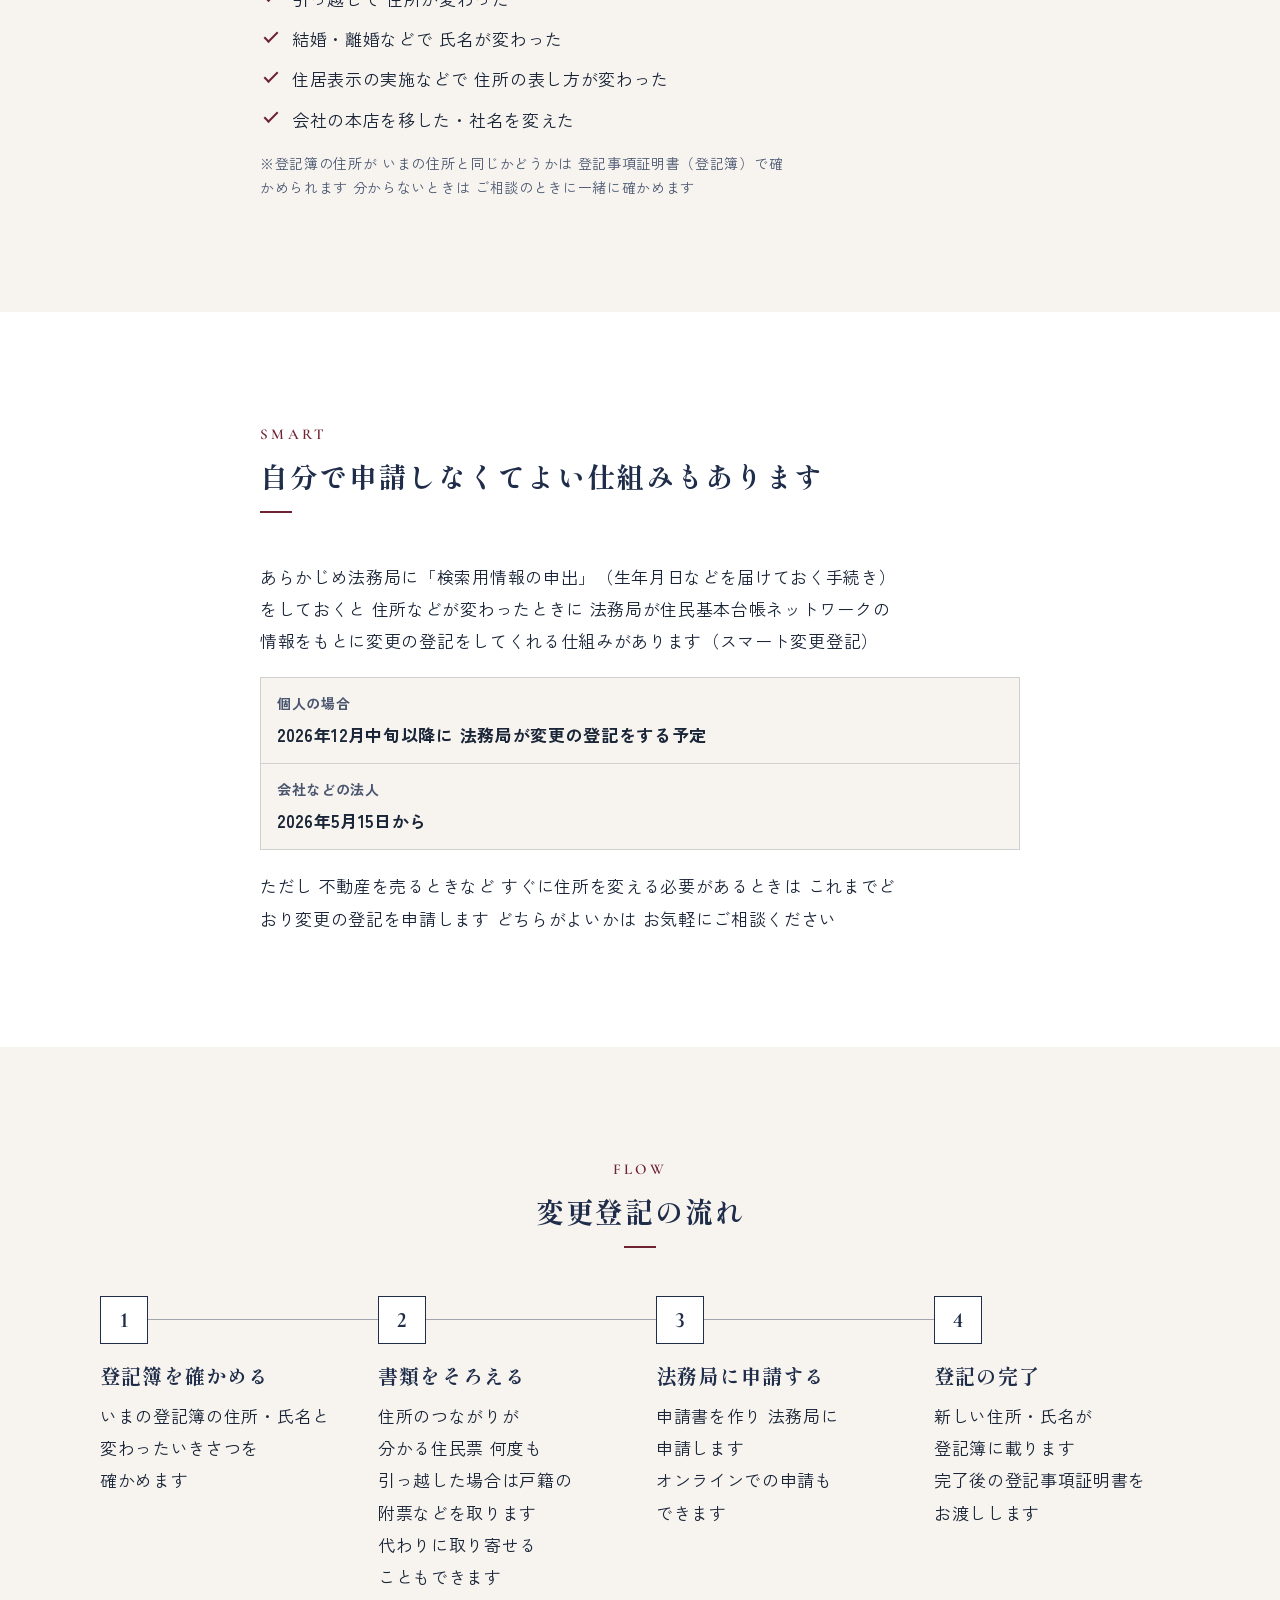
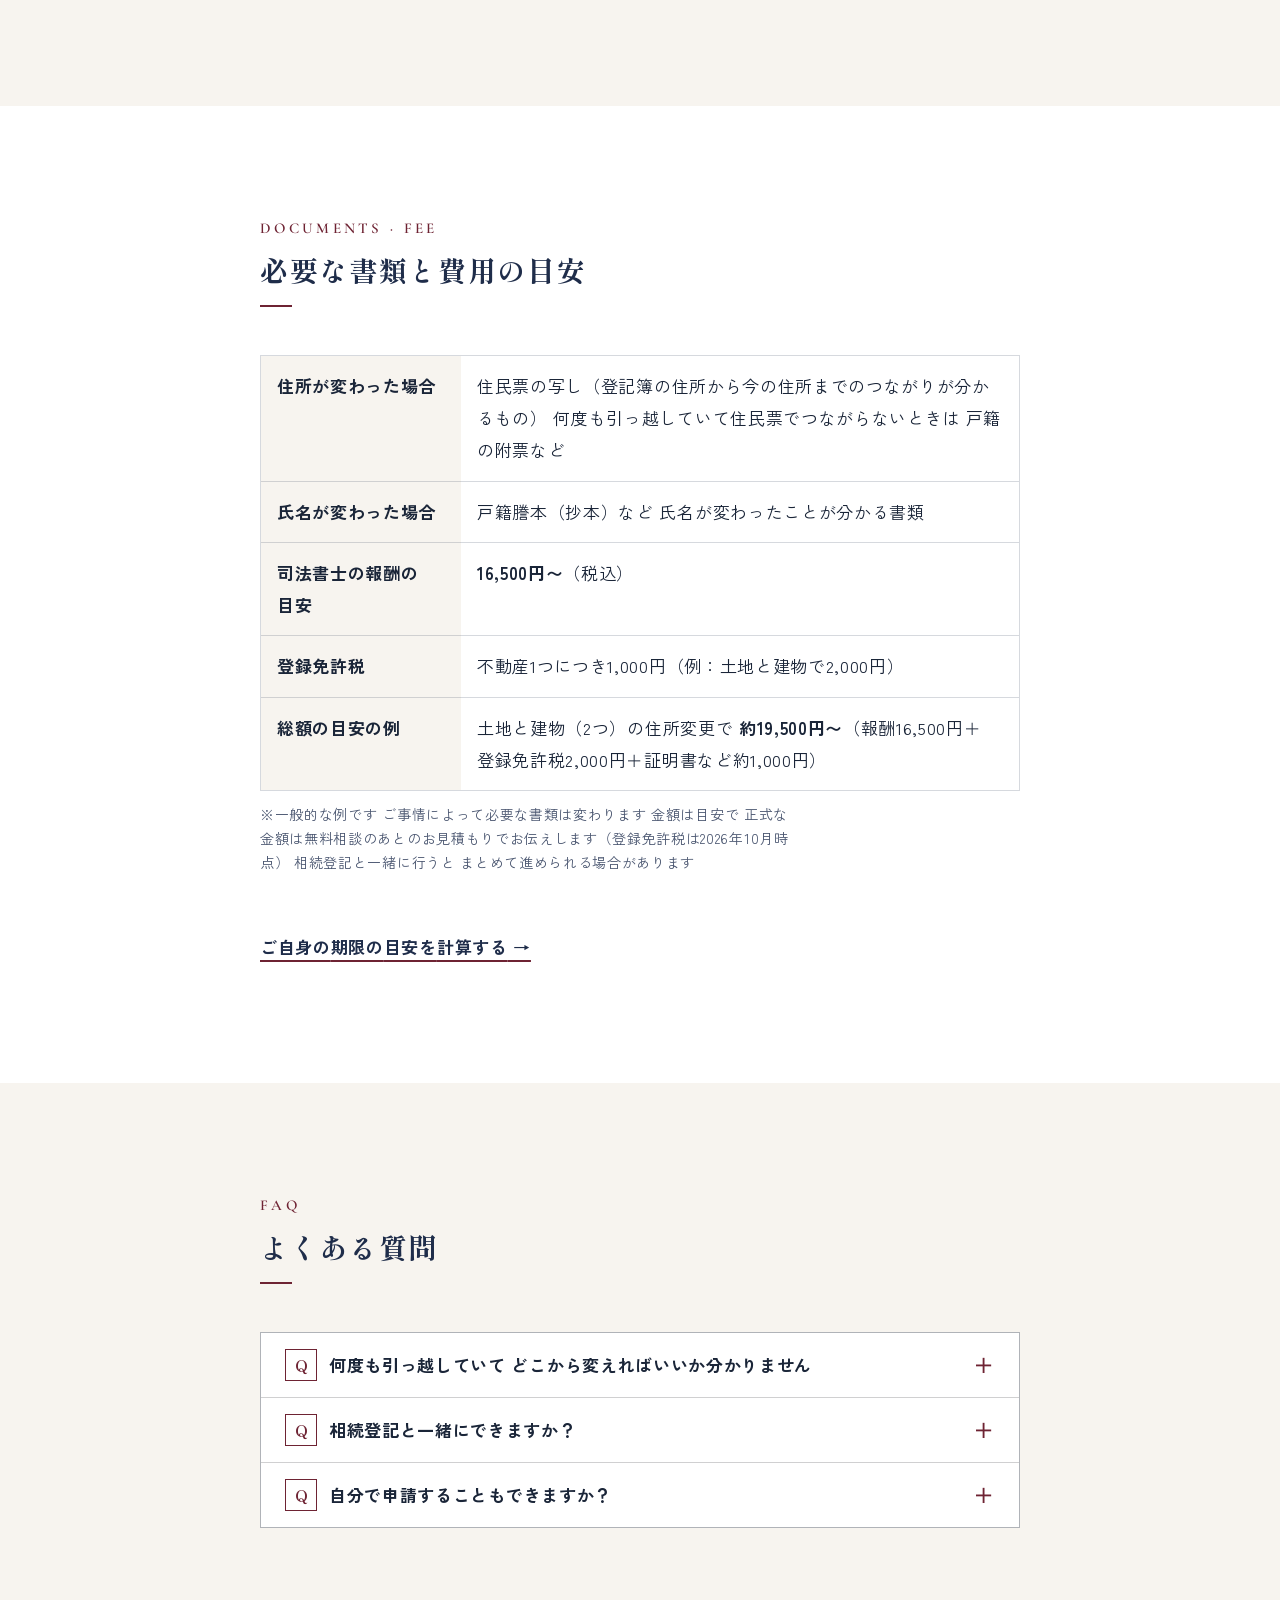
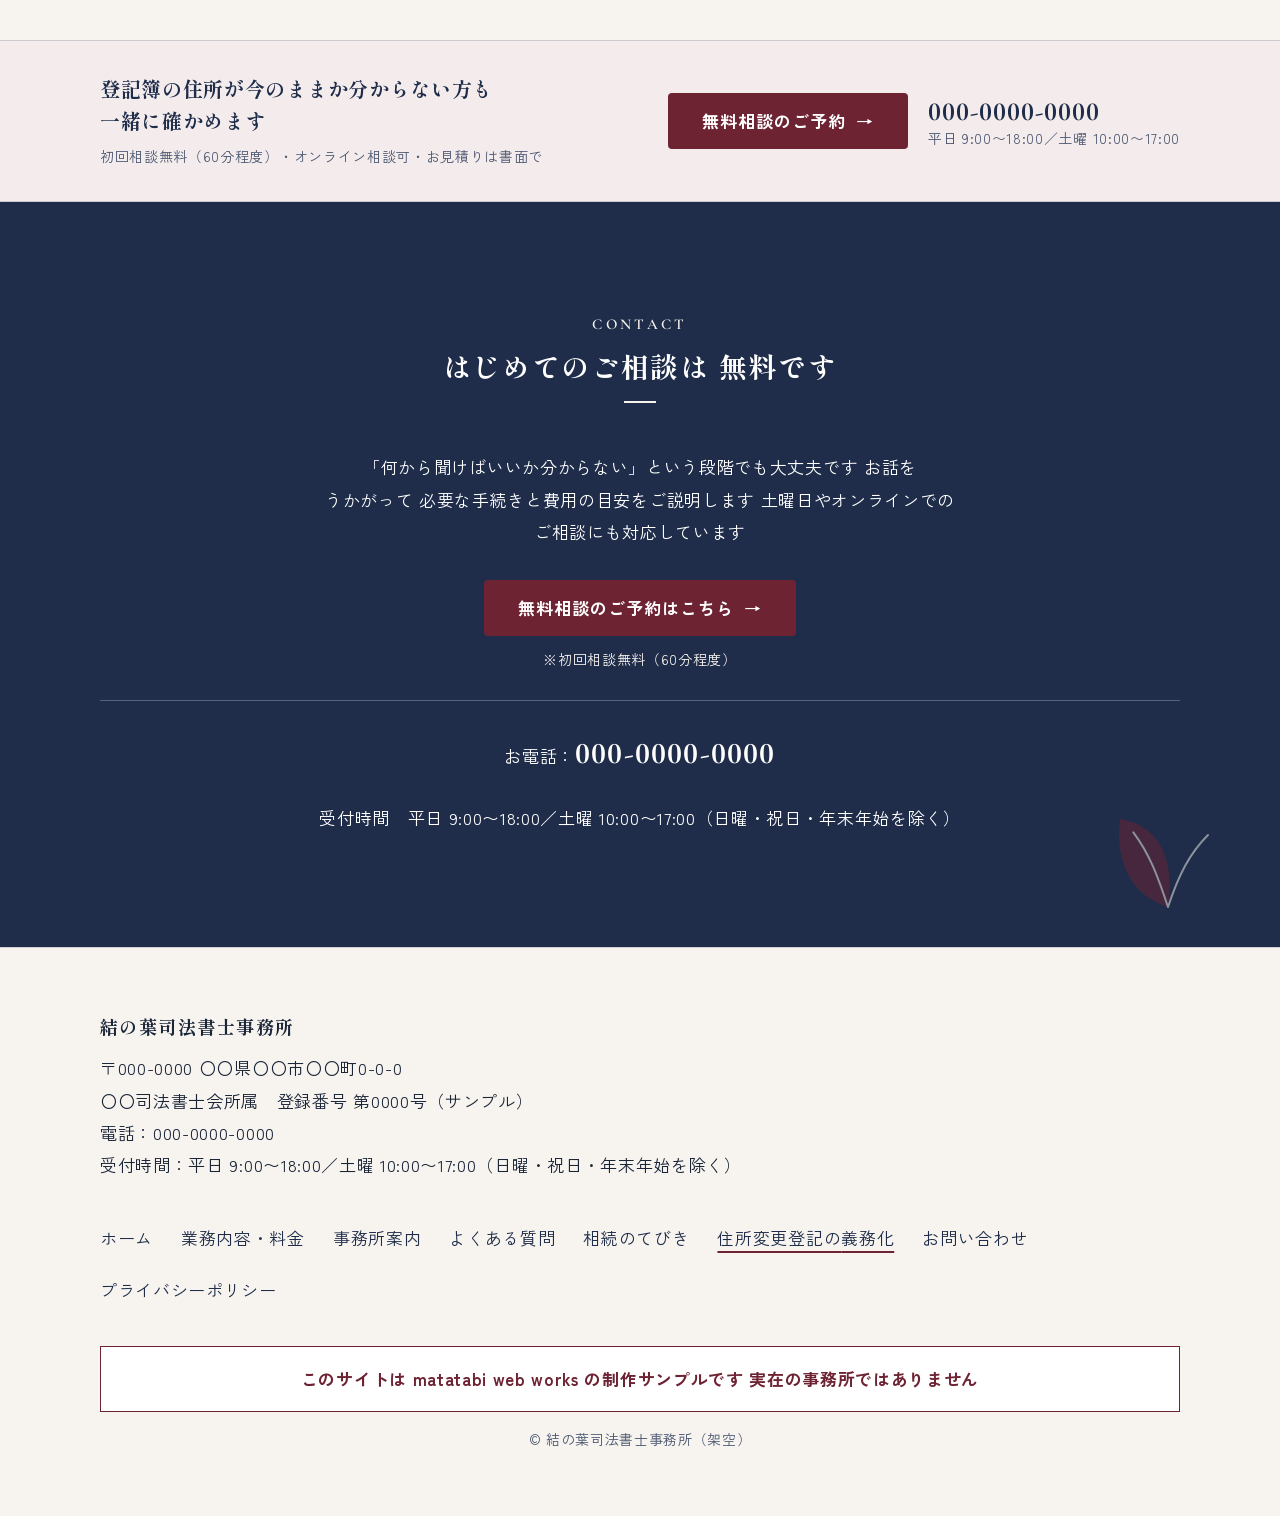
<file: address-change.html>
<!DOCTYPE html>
<html lang="ja" data-moji="d">
<head>
  <meta charset="UTF-8">
  <meta name="viewport" content="width=device-width, initial-scale=1">
  <meta name="robots" content="noindex">
  <meta name="format-detection" content="telephone=no">
  <title>住所・氏名の変更登記の義務化（2026年4月から）｜結の葉司法書士事務所</title>
  <meta name="description" content="2026年4月1日から、不動産の登記簿の住所・氏名が変わったら2年以内の変更登記が義務になりました。期限、スマート変更登記、手続きの流れ、必要な書類、費用の目安をやさしく説明します。">
  <meta property="og:title" content="住所・氏名の変更登記の義務化（2026年4月から）｜結の葉司法書士事務所">
  <meta property="og:description" content="2026年4月1日から、不動産の登記簿の住所・氏名が変わったら2年以内の変更登記が義務になりました。期限、スマート変更登記、手続きの流れ、必要な書類、費用の目安をやさしく説明します。（制作サンプル・架空の事務所）">
  <meta property="og:type" content="article">
  <meta property="og:site_name" content="結の葉司法書士事務所（制作サンプル）">
  <meta property="og:locale" content="ja_JP">
  <meta name="theme-color" content="#1F2D4A">
  <link rel="icon" href="images/favicon.svg" type="image/svg+xml">
  <script>
    (function () {
      var d = document.documentElement;
      d.classList.add('js');
      try { if (localStorage.getItem('yuinoha-text-size') === 'large') { d.setAttribute('data-text-size', 'large'); } } catch (e) {}
    })();
  </script>
  <link rel="preconnect" href="https://fonts.googleapis.com">
  <link rel="preconnect" href="https://fonts.gstatic.com" crossorigin>
  <link rel="stylesheet" data-font="mincho" href="https://fonts.googleapis.com/css2?family=Shippori+Mincho:wght@700&amp;text=%2C-0123456789AHINOQUY%E2%9C%93%E3%80%81%E3%80%82%E3%80%9C%E3%81%82%E3%81%84%E3%81%88%E3%81%8A%E3%81%8B%E3%81%8C%E3%81%8D%E3%81%8F%E3%81%93%E3%81%94%E3%81%97%E3%81%98%E3%81%99%E3%81%9A%E3%81%9D%E3%81%9F%E3%81%A3%E3%81%A4%E3%81%A6%E3%81%A7%E3%81%A8%E3%81%AA%E3%81%AB%E3%81%AE%E3%81%AF%E3%81%BE%E3%81%BF%E3%82%81%E3%82%82%E3%82%88%E3%82%89%E3%82%8A%E3%82%8B%E3%82%8C%E3%82%8D%E3%82%92%E3%82%B9%E3%83%83%E3%83%86%E3%83%97%E3%83%BB%E4%B8%80%E4%B8%87%E4%B8%8B%E4%BA%86%E4%BA%8B%E4%BB%8A%E4%BB%95%E4%BB%A5%E4%BD%8F%E5%86%85%E5%86%86%E5%88%86%E5%8B%99%E5%8F%B8%E5%90%8D%E5%95%8F%E5%9C%9F%E5%A3%AB%E5%A4%89%E5%AE%89%E5%AE%8C%E5%AF%BE%E5%B1%80%E5%B9%B4%E5%BF%85%E6%89%80%E6%96%99%E6%96%B9%E6%97%A5%E6%9B%B4%E6%9B%B8%E6%9C%88%E6%9C%A8%E6%B0%8F%E6%B0%B4%E6%B3%95%E6%B5%81%E7%81%AB%E7%84%A1%E7%94%A8%E7%94%B3%E7%99%BB%E7%9B%AE%E7%9B%B8%E7%9F%A5%E7%A2%BA%E7%B0%BF%E7%B5%84%E7%B5%90%E7%B7%92%E7%BE%A9%E8%87%AA%E8%91%89%E8%A6%81%E8%A8%98%E8%AB%87%E8%AB%8B%E8%B1%A1%E8%B2%BB%E8%B3%AA%E9%81%8E%E9%87%91%E9%A1%9E%EF%BC%88%EF%BC%89&amp;display=swap">
  <link rel="stylesheet" data-font="gothic" href="https://fonts.googleapis.com/css2?family=Zen+Kaku+Gothic+New:wght@400;700&amp;text=%22%23%25%26%28%29%2C-.%2F0123456789%3A%3C%3D%3EABCDEFHIJLMNOPQRSTUWY%5B%5D_abcdefghijklmnoprstuvwxyz%C2%A9%C2%B7%C3%97%E2%80%BB%E2%86%92%E3%80%81%E3%80%82%E3%80%87%E3%80%8C%E3%80%8D%E3%80%92%E3%80%9C%E3%81%82%E3%81%84%E3%81%86%E3%81%88%E3%81%8A%E3%81%8B%E3%81%8C%E3%81%8D%E3%81%8E%E3%81%8F%E3%81%90%E3%81%91%E3%81%93%E3%81%94%E3%81%95%E3%81%97%E3%81%98%E3%81%99%E3%81%9A%E3%81%9B%E3%81%9D%E3%81%9F%E3%81%A0%E3%81%A1%E3%81%A3%E3%81%A4%E3%81%A6%E3%81%A7%E3%81%A8%E3%81%A9%E3%81%AA%E3%81%AB%E3%81%AE%E3%81%AF%E3%81%B0%E3%81%B3%E3%81%B6%E3%81%B8%E3%81%BB%E3%81%BE%E3%81%BF%E3%82%81%E3%82%82%E3%82%84%E3%82%88%E3%82%89%E3%82%8A%E3%82%8B%E3%82%8C%E3%82%8D%E3%82%8F%E3%82%92%E3%82%93%E3%82%A2%E3%82%A4%E3%82%A7%E3%82%AA%E3%82%AF%E3%82%B5%E3%82%B7%E3%82%B9%E3%82%BF%E3%83%81%E3%83%83%E3%83%86%E3%83%88%E3%83%89%E3%83%8B%E3%83%8D%E3%83%90%E3%83%91%E3%83%95%E3%83%96%E3%83%97%E3%83%9B%E3%83%9D%E3%83%9E%E3%83%A0%E3%83%A1%E3%83%A5%E3%83%A9%E3%83%AA%E3%83%AB%E3%83%AC%E3%83%AF%E3%83%B3%E3%83%BB%E3%83%BC%E4%B8%80%E4%B8%87%E4%B8%88%E4%B8%8B%E4%B8%8D%E4%B8%8E%E4%B8%AD%E4%BA%86%E4%BA%88%E4%BA%8B%E4%BA%A1%E4%BA%A4%E4%BA%BA%E4%BB%8A%E4%BB%95%E4%BB%98%E4%BB%A3%E4%BB%A5%E4%BC%91%E4%BC%9A%E4%BC%9D%E4%BD%8E%E4%BD%8F%E4%BD%95%E4%BD%9C%E4%BD%BF%E4%BE%8B%E4%BE%A1%E4%BE%BF%E4%BF%82%E4%BF%9D%E4%BF%A1%E5%80%8B%E5%82%AC%E5%84%84%E5%85%8D%E5%85%A5%E5%85%AC%E5%85%B8%E5%86%85%E5%86%86%E5%86%99%E5%87%BA%E5%88%86%E5%88%87%E5%88%9D%E5%88%A5%E5%88%B6%E5%89%8D%E5%89%B2%E5%8A%9B%E5%8B%95%E5%8B%99%E5%8C%96%E5%8D%94%E5%8D%B0%E5%8F%8E%E5%8F%96%E5%8F%97%E5%8F%A4%E5%8F%AF%E5%8F%B0%E5%8F%B7%E5%8F%B8%E5%90%88%E5%90%8C%E5%90%8D%E5%90%AB%E5%91%8A%E5%93%A1%E5%95%8F%E5%9B%9E%E5%9B%B3%E5%9C%9F%E5%9C%A8%E5%9C%B0%E5%9F%BA%E5%A0%B1%E5%A0%B4%E5%A3%AB%E5%A3%B2%E5%A4%89%E5%A4%96%E5%A4%9A%E5%A4%A7%E5%A4%AB%E5%A7%8B%E5%A9%9A%E5%AD%97%E5%AE%89%E5%AE%8C%E5%AE%9A%E5%AE%9F%E5%AE%B9%E5%AF%84%E5%AF%BE%E5%B1%80%E5%B1%85%E5%B1%8A%E5%B1%9E%E5%B8%82%E5%B8%8C%E5%B8%B3%E5%B9%B3%E5%B9%B4%E5%BA%97%E5%BA%A6%E5%BB%BA%E5%BC%8F%E5%BC%95%E5%BD%93%E5%BD%A2%E5%BD%B9%E5%BE%8C%E5%BE%97%E5%BF%85%E5%BF%9C%E6%80%A0%E6%83%85%E6%84%8F%E6%88%90%E6%88%B8%E6%88%BB%E6%89%80%E6%89%8B%E6%89%B1%E6%89%BF%E6%8A%84%E6%8A%9E%E6%8A%B5%E6%8A%B9%E6%8C%81%E6%94%BE%E6%95%B0%E6%96%87%E6%96%99%E6%96%B0%E6%96%B9%E6%96%BD%E6%97%A5%E6%97%A9%E6%97%AC%E6%98%8E%E6%99%82%E6%9B%9C%E6%9B%B4%E6%9B%B8%E6%9C%80%E6%9C%88%E6%9C%89%E6%9C%9B%E6%9C%9F%E6%9C%A8%E6%9C%AB%E6%9C%AC%E6%9E%B6%E6%A0%AA%E6%A1%88%E6%A3%84%E6%A4%9C%E6%A5%AD%E6%A8%99%E6%A8%A9%E6%AC%A1%E6%AC%BE%E6%AD%A3%E6%AE%B5%E6%B0%8F%E6%B0%91%E6%B0%97%E6%B0%B4%E6%B1%BA%E6%B3%95%E6%B5%81%E6%B6%88%E6%B8%A1%E6%BA%96%E7%81%AB%E7%82%B9%E7%84%A1%E7%89%A9%E7%90%86%E7%94%9F%E7%94%A3%E7%94%A8%E7%94%B1%E7%94%B3%E7%94%BA%E7%94%BB%E7%95%AA%E7%99%BB%E7%9A%84%E7%9B%AE%E7%9B%B8%E7%9C%81%E7%9C%8C%E7%9F%A5%E7%A2%BA%E7%A4%BA%E7%A4%BE%E7%A5%9D%E7%A5%A8%E7%A7%B0%E7%A7%BB%E7%A8%8B%E7%A8%8E%E7%A8%AE%E7%A9%8D%E7%A9%BA%E7%AB%8B%E7%AC%AC%E7%AD%86%E7%AD%89%E7%AE%97%E7%AE%A1%E7%B0%BF%E7%B1%8D%E7%B4%84%E7%B4%8D%E7%B4%99%E7%B4%A2%E7%B5%84%E7%B5%90%E7%B5%A1%E7%B6%9A%E7%B7%8F%E7%B7%92%E7%BE%A9%E8%80%85%E8%81%9E%E8%87%AA%E8%88%AC%E8%91%89%E8%A1%8C%E8%A1%A8%E8%A6%81%E8%A6%8B%E8%A6%A7%E8%A8%80%E8%A8%88%E8%A8%98%E8%A8%AD%E8%A8%B1%E8%A8%BC%E8%A9%95%E8%A9%B1%E8%AA%8D%E8%AA%AC%E8%AB%87%E8%AB%8B%E8%AC%84%E8%AD%B0%E8%B1%A1%E8%B2%A1%E8%B2%BB%E8%B3%87%E8%B3%AA%E8%B4%88%E8%B6%8A%E8%BA%AB%E8%BB%A2%E8%BB%BD%E8%BC%89%E8%BE%BC%E8%BF%B0%E9%80%81%E9%80%9A%E9%80%A3%E9%80%B2%E9%81%8E%E9%81%B8%E9%81%BA%E9%83%B5%E9%85%AC%E9%87%91%E9%8C%B2%E9%91%91%E9%96%89%E9%96%8B%E9%96%93%E9%96%A2%E9%99%84%E9%99%8D%E9%99%90%E9%99%A4%E9%9A%8E%E9%9A%9B%E9%9B%86%E9%9B%A2%E9%9B%BB%E9%9D%A2%E9%A0%85%E9%A0%86%E9%A1%8D%E9%A1%9E%EF%BC%88%EF%BC%89%EF%BC%8B%EF%BC%8F%EF%BC%9A%EF%BC%9F%EF%BD%9C&amp;display=swap">
  <link rel="stylesheet" data-font="accent" href="https://fonts.googleapis.com/css2?family=Cormorant+Garamond:wght@600&amp;text=%20%2C-.0123456789ACDEFHILMNOPQRSTUWY&amp;display=swap">
  <link rel="stylesheet" href="css/style.css?v=20261031-4">
  <script src="js/main.js?v=20261008-42" defer></script>
</head>
<body class="has-fixed-cta">
  <a href="#main" class="skip-link">本文へ<wbr>移動</a>
  <div class="text-size-bar">
    <div class="container text-size-bar__inner">
      <p data-wrap="phrase" class="text-size-bar__tel"><span class="text-size-bar__tel-label">お電話</span><span class="text-size-bar__tel-num">000-0000-0000</span><span class="text-size-bar__tel-hours"><span class="nowrap">平日 9:00〜18:00</span>／<span class="nowrap">土曜 10:00〜17:00</span></span></p>
      <span class="text-size-bar__label" id="text-size-label">文字の<wbr>大きさ</span>
      <div class="text-size-bar__group" role="group" aria-labelledby="text-size-label">
        <button type="button" class="text-size-btn" data-text-size-btn="standard" aria-pressed="true">標準</button>
        <button type="button" class="text-size-btn text-size-btn--large" data-text-size-btn="large" aria-pressed="false">大</button>
      </div>
      <p class="visually-hidden" id="text-size-status" role="status"></p>
    </div>
  </div>
  <header class="site-header">
    <div class="container site-header__inner">
      <a href="index.html" class="site-logo">
        <img src="images/logo-mark.svg" alt="" width="30" height="30">
        <span class="site-logo__text"><span class="site-logo__kana" aria-hidden="true">YUINOHA</span><span class="site-logo__name">結の<wbr>葉<span class="site-logo__sub">司法書<wbr>士事務所</span></span></span>
      </a>
      <button type="button" class="header-icon header-icon--tel" data-sample-tel aria-describedby="header-call-status"><svg class="header-icon__svg" viewBox="0 0 24 24" width="22" height="22" aria-hidden="true" focusable="false"><path d="M6.6 3.5h3l1.5 4.2-2 1.4a12 12 0 0 0 5.8 5.8l1.4-2 4.2 1.5v3a2 2 0 0 1-2.2 2A16.8 16.8 0 0 1 4.6 5.7a2 2 0 0 1 2-2.2z" fill="none" stroke="currentColor" stroke-width="1.8" stroke-linejoin="round"/></svg><span class="header-icon__label">電話</span></button>
      <a href="contact.html" class="header-icon header-icon--consult"><svg class="header-icon__svg" viewBox="0 0 24 24" width="22" height="22" aria-hidden="true" focusable="false"><rect x="3.5" y="5" width="17" height="15.5" rx="1.5" fill="none" stroke="currentColor" stroke-width="1.8"/><path d="M3.5 9.5h17M8 3v4M16 3v4" fill="none" stroke="currentColor" stroke-width="1.8" stroke-linecap="round"/><path d="M8.5 14.5l2.3 2.3 4.7-4.7" fill="none" stroke="currentColor" stroke-width="1.8" stroke-linecap="round" stroke-linejoin="round"/></svg><span class="header-icon__label">相談</span><span class="visually-hidden"><wbr>（無料相談の<wbr>ご予約）</span></a>
      <button type="button" class="menu-toggle" aria-label="メニューを開く" aria-expanded="false" aria-controls="global-nav">
        <span class="menu-toggle__bars" aria-hidden="true"></span>
        <span class="menu-toggle__label" aria-hidden="true">メニュー</span>
      </button>
      <nav class="global-nav" id="global-nav" aria-label="メインメニュー">
        <ul class="global-nav__list">
          <li data-wrap="phrase"><a href="index.html"><span>ホーム</span></a></li>
          <li data-wrap="phrase"><a href="services.html"><span>業務内容・<wbr>料金</span></a></li>
          <li data-wrap="phrase"><a href="about.html"><span>事務所案内</span></a></li>
          <li data-wrap="phrase"><a href="faq.html"><span>よく<wbr>ある<wbr>質問</span></a></li>
          <li data-wrap="phrase" class="global-nav__tel"><span class="header-tel"><span class="header-tel__label">お電話での<wbr>ご相談</span><span class="header-tel__num">000-0000-0000</span><span class="header-tel__hours"><span class="nowrap">平日 9:00〜18:00</span><span class="header-tel__sep">／</span><span class="nowrap">土曜 10:00〜17:00</span></span></span></li>
          <li data-wrap="phrase"><a href="contact.html" class="global-nav__contact"><span class="global-nav__label-sp">お問い合わせ</span><span class="global-nav__label-pc">無料相談の<wbr>ご予約</span></a></li>
        </ul>
        <p data-wrap="phrase" class="global-nav__cta"><a href="contact.html" class="btn btn--primary">無料相談の<wbr>ご予約</a></p>
      </nav>
    </div>
    <p class="header-call-status phrase-text" id="header-call-status" role="status"></p>
  </header>
  <main id="main" tabindex="-1">
    <div class="page-head">
      <div class="container page-head__inner">
        <nav class="breadcrumb" aria-label="パンくずリスト">
          <ol>
            <li data-wrap="phrase"><a href="index.html">ホーム</a></li>
            <li data-wrap="phrase"><span aria-current="page">住所・氏名の<wbr>変更登記の<wbr>義務化</span></li>
          </ol>
        </nav>
        <span class="eyebrow" aria-hidden="true">NEW RULE · 2026.04</span>
        <h1 data-clauses="1" class="page-head__title"><span class="kc">住所・氏名の<wbr>変更登記が</span> <span class="kc"><wbr>義務に<wbr>なりました</span></h1>
        <p class="lead phrase-text">2026年4月1日から 不動産を<wbr>お持ちの<wbr>方は 引っ越しや<wbr>結婚などで<wbr>住所・氏名が<wbr>変わったら 登記簿も<wbr>変える<wbr>ことに<wbr>なりました 何を いつまでに どうすれば<wbr>よいかを 順に<wbr>ご説明します</p>
      </div>
      <img src="images/leaf-deco.svg" alt="" width="120" height="120" class="page-head__deco">
    </div>

    <section class="section" aria-labelledby="ac-points-title">
      <div class="container">
        <div class="section-head reveal">
          <span class="eyebrow" aria-hidden="true">POINTS</span>
          <h2 class="section-title" id="ac-points-title">まず<wbr>知っておきたい<wbr>3つの<wbr>こと</h2>
        </div>
        <ul class="ac-points reveal reveal--stagger">
          <li data-wrap="phrase"><span class="ac-points__num" aria-hidden="true">01</span><span class="ac-points__big">2年以内</span><span class="ac-points__text"><wbr>住所・氏名が<wbr>変わった<wbr>日から 2年以内に<wbr>変更の<wbr>登記を<wbr>します<wbr>（2026年4月1日以降に<wbr>変わった<wbr>場合）</span></li>
          <li data-wrap="phrase"><span class="ac-points__num" aria-hidden="true">02</span><span class="ac-points__big">2028年3月31日まで</span><span class="ac-points__text"><wbr>2026年4月1日より<wbr>前に<wbr>変わっていて まだ<wbr>登記を<wbr>していない<wbr>場合の<wbr>期限です</span></li>
          <li><span class="ac-points__num" aria-hidden="true">03</span><span class="ac-points__big">5万円以下の<wbr>過料</span><span class="ac-points__text">正当な<wbr>理由なく<wbr>怠ると 対象に<wbr>なることがあります 法務<wbr>局から まず<wbr>申請を<wbr>うなが<wbr>す連絡<wbr>（催告）が<wbr>届く<wbr>流れと<wbr>されています</span></li>
        </ul>
        <p class="source">出典：法務省<wbr>「<a href="https://www.moj.go.jp/MINJI/minji05_00693.html" target="_blank" rel="noopener">住所等変更登記の<wbr>義務化に<wbr>ついて<span class="visually-hidden"><wbr>（新しい<wbr>タブで<wbr>開きます）</span></a>」「<a href="https://www.moj.go.jp/MINJI/minji05_00694.html" target="_blank" rel="noopener">住所等変更登記の<wbr>義務化に<wbr>関する<wbr>Q&amp;A<span class="visually-hidden"><wbr>（新しい<wbr>タブで<wbr>開きます）</span></a>」<wbr>（確認日：2026年10月8日）</p>
      </div>
    </section>

    <section class="section section--cream" aria-labelledby="ac-who-title">
      <div class="container container--narrow">
        <div class="section-head reveal">
          <span class="eyebrow" aria-hidden="true">WHO</span>
          <h2 class="section-title" id="ac-who-title">対象に<wbr>なる<wbr>方</h2>
        </div>
        <p>土地や<wbr>建物の<wbr>登記簿に 所有者と<wbr>して<wbr>名前が<wbr>載っている<wbr>方<wbr>（会社などの<wbr>法人も<wbr>含みます）で 次のように<wbr>住所や<wbr>氏名・名称が<wbr>変わった<wbr>方です</p>
        <ul class="check-list ac-list">
          <li data-wrap="phrase">引っ越しで 住所が<wbr>変わった</li>
          <li data-wrap="phrase">結婚・離婚などで 氏名が<wbr>変わった</li>
          <li data-wrap="phrase">住居表示の<wbr>実施などで 住所の<wbr>表し方が<wbr>変わった</li>
          <li data-wrap="phrase">会社の<wbr>本店を<wbr>移した<wbr>・社名を<wbr>変えた</li>
        </ul>
        <p class="note">※登記簿の<wbr>住所が いまの<wbr>住所と<wbr>同じかどうかは 登記事項証明書<wbr>（登記簿）で<wbr>確かめられます 分からない<wbr>ときは ご相談の<wbr>ときに<wbr>一緒に<wbr>確かめます</p>
      </div>
    </section>

    <section class="section" aria-labelledby="ac-smart-title">
      <div class="container container--narrow">
        <div class="section-head reveal">
          <span class="eyebrow" aria-hidden="true">SMART</span>
          <h2 class="section-title" id="ac-smart-title">自分で<wbr>申請しなくて<wbr>よい<wbr>仕組みも<wbr>あります</h2>
        </div>
        <p>あらかじめ法務局に<wbr>「検索用情報の<wbr>申出」<wbr>（生年月日などを<wbr>届けておく<wbr>手続き）を<wbr>しておくと 住所などが<wbr>変わった<wbr>ときに 法務局が<wbr>住民基本台帳<wbr>ネットワークの<wbr>情報を<wbr>もとに<wbr>変更の<wbr>登記を<wbr>してくれる<wbr>仕組みが<wbr>あります<wbr>（スマート<wbr>変更登記）</p>
        <ul class="ac-dates">
          <li data-wrap="phrase"><span class="ac-dates__who">個人の<wbr>場合</span><span class="ac-dates__when">2026年12月中旬以降に 法務局が<wbr>変更の<wbr>登記を<wbr>する<wbr>予定</span></li>
          <li data-wrap="phrase"><span class="ac-dates__who">会社などの<wbr>法人</span><span class="ac-dates__when"><wbr>2026年5月15日から</span></li>
        </ul>
        <p>ただし 不動産を<wbr>売る<wbr>ときなど すぐに<wbr>住所を<wbr>変える<wbr>必要が<wbr>ある<wbr>ときは これまで<wbr>どおり変更の<wbr>登記を<wbr>申請します どちらが<wbr>よいかは お気軽に<wbr>ご相談ください</p>
      </div>
    </section>

    <section class="section section--cream" aria-labelledby="ac-flow-title">
      <div class="container">
        <div class="section-head section-head--center reveal">
          <span class="eyebrow" aria-hidden="true">FLOW</span>
          <h2 class="section-title" id="ac-flow-title">変更登記の<wbr>流れ</h2>
        </div>
        <ol class="flow reveal reveal--stagger">
          <li class="flow__item"><span class="flow__num" aria-hidden="true">1</span><div class="flow__body"><h3><span class="visually-hidden">ステップ1　</span>登記簿を<wbr>確かめる</h3><p data-wrap="phrase">いまの<wbr>登記簿の<wbr>住所・氏名と 変わったいきさつを<wbr>確かめます</p></div></li>
          <li class="flow__item"><span class="flow__num" aria-hidden="true">2</span><div class="flow__body"><h3><span class="visually-hidden">ステップ2　</span>書類を<wbr>そろえる</h3><p data-clauses="1" data-wrap="phrase"><span class="kc">住所の<wbr>つながりが<wbr>分かる<wbr>住民票 何度も<wbr>引っ越した<wbr>場合は<wbr>戸籍の<wbr>附票などを<wbr>取ります</span> <span class="kc"><wbr>代わりに<wbr>取り寄せる<wbr>こともできます</span></p></div></li>
          <li class="flow__item"><span class="flow__num" aria-hidden="true">3</span><div class="flow__body"><h3><span class="visually-hidden">ステップ3　</span>法務局に<wbr>申請する</h3><p data-clauses="1" data-wrap="phrase"><span class="kc">申請書を<wbr>作り 法務局に<wbr>申請します</span> <span class="kc"><wbr>オンラインでの<wbr>申請も<wbr>できます</span></p></div></li>
          <li class="flow__item"><span class="flow__num" aria-hidden="true">4</span><div class="flow__body"><h3><span class="visually-hidden">ステップ4　</span>登記の<wbr>完了</h3><p data-clauses="1" data-wrap="phrase"><span class="kc">新しい<wbr>住所・氏名が<wbr>登記簿に<wbr>載ります</span> <span class="kc"><wbr>完了後の<wbr>登記事項証明書を<wbr>お渡しします</span></p></div></li>
        </ol>
      </div>
    </section>

    <section class="section" aria-labelledby="ac-docs-title">
      <div class="container container--narrow">
        <div class="section-head reveal">
          <span class="eyebrow" aria-hidden="true">DOCUMENTS · FEE</span>
          <h2 class="section-title" id="ac-docs-title">必要な<wbr>書類と<wbr>費用の<wbr>目安</h2>
        </div>
        <table class="table table--outline ac-table">
          <tbody>
            <tr><th scope="row">住所が<wbr>変わった<wbr>場合</th><td>住民票の<wbr>写し<wbr>（登記簿の<wbr>住所から<wbr>今の<wbr>住所までの<wbr>つながりが<wbr>分かる<wbr>もの） 何度も<wbr>引っ越していて<wbr>住民票で<wbr>つながらない<wbr>ときは 戸籍の<wbr>附票など</td></tr>
            <tr><th scope="row">氏名が<wbr>変わった<wbr>場合</th><td data-wrap="phrase">戸籍謄本<wbr>（抄本）など 氏名が<wbr>変わったことが<wbr>分かる<wbr>書類</td></tr>
            <tr><th scope="row">司法書士の<wbr>報酬の<wbr>目安</th><td data-wrap="phrase"><strong>16,500円〜</strong><wbr>（税込）</td></tr>
            <tr><th scope="row">登録免許税</th><td data-wrap="phrase">不動産<wbr>1つに<wbr>つき1,000円<wbr>（<wbr>例：土地と<wbr>建物で<wbr>2,000円）</td></tr>
            <tr><th scope="row">総額の<wbr>目安の<wbr>例</th><td data-wrap="phrase">土地と<wbr>建物<wbr>（2つ）の<wbr>住所変更で <strong><wbr>約19,500円〜</strong><wbr>（報酬16,500円＋登録免許税<wbr>2,000円＋証明書など<wbr>約1,000円）</td></tr>
          </tbody>
        </table>
        <p class="note">※<wbr>一般的な<wbr>例です ご事情に<wbr>よって<wbr>必要な<wbr>書類は<wbr>変わります 金額は<wbr>目安で 正式な<wbr>金額は<wbr>無料相談の<wbr>あとの<wbr>お見積もりで<wbr>お伝えします<wbr>（登録免許税は<wbr>2026年10月時点） 相続登記と<wbr>一緒に<wbr>行うと まとめて<wbr>進められる<wbr>場合が<wbr>あります</p>
        <p data-wrap="phrase" class="section-foot"><a href="index.html#deadline-calc" class="text-link">ご自身の<wbr>期限の<wbr>目安を<wbr>計算する<wbr>&nbsp;→</a></p>
      </div>
    </section>

    <section class="section section--cream" aria-labelledby="ac-faq-title">
      <div class="container container--narrow">
        <div class="section-head reveal">
          <span class="eyebrow" aria-hidden="true">FAQ</span>
          <h2 class="section-title" id="ac-faq-title">よく<wbr>ある<wbr>質問</h2>
        </div>
        <div class="faq-list reveal">
            <details class="faq-item">
              <summary><span class="faq-mark faq-mark--q" aria-hidden="true">Q</span><span><wbr>何度も<wbr>引っ越していて どこから<wbr>変えればいいか<wbr>分かりません</span></summary>
              <div class="faq-answer">
                <span class="faq-mark faq-mark--a" aria-hidden="true">A</span>
                <div class="faq-answer__body"><p>登記簿に<wbr>載っている<wbr>住所から いまの<wbr>住所までの<wbr>つながりを 住民票や<wbr>戸籍の<wbr>附票で<wbr>確かめます 古い<wbr>記録が<wbr>取れない<wbr>場合の<wbr>進め方も<wbr>ありますので まずは<wbr>ご相談ください</p></div>
              </div>
            </details>
            <details class="faq-item">
              <summary><span class="faq-mark faq-mark--q" aria-hidden="true">Q</span><span>相続登記と<wbr>一緒に<wbr>できますか？</span></summary>
              <div class="faq-answer">
                <span class="faq-mark faq-mark--a" aria-hidden="true">A</span>
                <div class="faq-answer__body"><p>ご事情に<wbr>よっては まとめて<wbr>進められます たとえば 亡くなった<wbr>方の<wbr>登記簿の<wbr>住所が<wbr>古いままの<wbr>場合の<wbr>扱いなど 進め方を<wbr>ご相談の<wbr>ときに<wbr>ご説明します</p></div>
              </div>
            </details>
            <details class="faq-item">
              <summary><span class="faq-mark faq-mark--q" aria-hidden="true">Q</span><span><wbr>自分で<wbr>申請する<wbr>ことも<wbr>できますか？</span></summary>
              <div class="faq-answer">
                <span class="faq-mark faq-mark--a" aria-hidden="true">A</span>
                <div class="faq-answer__body"><p>は<wbr>い ご自身で<wbr>申請する<wbr>こともできます 法務局でも<wbr>手続きの<wbr>案内を<wbr>しています 書<wbr>類集めや<wbr>申請書の<wbr>作成が<wbr>大変な<wbr>ときや ほかの<wbr>登記と<wbr>一緒に<wbr>進めたい<wbr>ときは お手伝いします</p></div>
              </div>
            </details>
        </div>
      </div>
    </section>

    <aside class="consult-band" aria-labelledby="band-ac-title">
      <div class="container consult-band__inner">
        <div class="consult-band__text">
          <p data-wrap="phrase" class="consult-band__title phrase-text" id="band-ac-title">登記簿の<wbr>住所が<wbr>今の<wbr>ままか<wbr>分からない<wbr>方も 一緒に<wbr>確かめます</p>
          <p data-wrap="phrase" class="consult-band__note phrase-text">初回相談無料<wbr>（60分程度）<wbr>・<wbr>オンライン<wbr>相談可・<wbr>お見積りは<wbr>書面で</p>
        </div>
        <div class="consult-band__actions">
          <a href="contact.html" class="btn btn--primary">無料相談の<wbr>ご予約</a>
          <p data-wrap="phrase" class="consult-band__tel"><span class="consult-band__tel-num">000-0000-0000</span><span class="consult-band__tel-hours">平日 9:00〜18:00／土曜 10:00〜17:00</span></p>
        </div>
      </div>
    </aside>

    <section class="cta" aria-labelledby="cta-title">
      <div class="container cta__inner">
        <div class="section-head section-head--center">
          <span class="eyebrow" aria-hidden="true">CONTACT</span>
          <h2 data-clauses="1" class="section-title" id="cta-title"><span class="kc">はじめての<wbr>ご相談は</span> <span class="kc"><wbr>無料です</span></h2>
        </div>
        <p class="phrase-text">「何から<wbr>聞けば<wbr>いいか<wbr>分からない」と<wbr>いう<wbr>段階でも<wbr>大丈夫です お話を<wbr>うかがって 必要な<wbr>手続きと<wbr>費用の<wbr>目安を<wbr>ご説明します 土曜日や<wbr>オンラインでの<wbr>ご相談にも<wbr>対応しています</p>
        <a href="contact.html" class="btn btn--primary">無料相談の<wbr>ご予約は<wbr>こちら</a>
        <p data-wrap="phrase" class="phrase-text note cta__note">※<wbr>初回相談無料<wbr>（60分程度）</p>
        <div class="cta__tel">
          <p data-wrap="phrase">お電話：<span class="cta__tel-number">000-0000-0000</span></p>
          <button type="button" class="btn btn--secondary call-btn" data-sample-tel aria-describedby="cta-call-status">電話を<wbr>かける</button>
          <p class="note call-status phrase-text" id="cta-call-status" role="status"></p>
          <p data-wrap="phrase" class="cta__hours">受付時間　<span class="nowrap">平日 9:00〜18:00</span>／<span class="nowrap">土曜 10:00〜17:00</span><wbr><span class="nowrap">（日曜・祝日・年末年始を<wbr>除く）</span></p>
        </div>
      </div>
      <img src="images/leaf-deco.svg" alt="" width="120" height="120" class="cta__deco" loading="lazy">
    </section>
  </main>
  <footer class="site-footer">
    <div class="container">
      <p data-wrap="phrase" class="site-footer__name">結の<wbr>葉司法書<wbr>士事務所</p>
      <div class="site-footer__info">
        <p data-wrap="phrase">〒000-0000 〇〇県〇〇市〇〇町0-0-0</p>
        <p data-wrap="phrase">〇〇司法書<wbr>士会所属　<span class="nowrap">登録番号 第0000号<wbr>（サンプル）</span></p>
        <p data-wrap="phrase">電話：000-0000-0000</p>
        <p data-wrap="phrase">受付<wbr>時間：<span class="nowrap">平日 9:00〜18:00</span>／<span class="nowrap">土曜 10:00〜17:00</span><wbr><span class="nowrap">（日曜・祝日・年末年始を<wbr>除く）</span></p>
      </div>
      <nav class="site-footer__nav" aria-label="フッターメニュー">
        <ul>
          <li data-wrap="phrase"><a href="index.html">ホーム</a></li>
          <li data-wrap="phrase"><a href="services.html">業務内容・<wbr>料金</a></li>
          <li data-wrap="phrase"><a href="about.html">事務所案内</a></li>
          <li data-wrap="phrase"><a href="faq.html">よく<wbr>ある<wbr>質問</a></li>
          <li data-wrap="phrase"><a href="guide.html">相続の<wbr>てびき</a></li>
          <li data-wrap="phrase"><a href="address-change.html" aria-current="page">住所変更登記の<wbr>義務化</a></li>
          <li data-wrap="phrase"><a href="contact.html">お問い合わせ</a></li>
          <li data-wrap="phrase"><a href="privacy.html">プライバシーポリシー</a></li>
        </ul>
      </nav>
      <p data-clauses="1" data-wrap="phrase" class="site-footer__sample"><span class="kc">この<wbr>サイトは matatabi web works の<wbr>制作<wbr>サンプルです</span> <span class="kc"><wbr>実在の<wbr>事務所ではありません</span></p>
      <small class="site-footer__copy">© 結の<wbr>葉司法書<wbr>士事務所<wbr>（架空）</small>
    </div>
  </footer>

  <div class="consult-bar" data-consult-bar>
    <p class="consult-bar__status phrase-text" id="bar-call-status" role="status"></p>
    <div class="consult-bar__inner">
      <button type="button" class="consult-bar__close" data-consult-bar-close aria-label="画面下の相談の案内を閉じる"><span aria-hidden="true">×</span></button>
      <button type="button" class="consult-bar__btn consult-bar__btn--tel" data-sample-tel aria-describedby="bar-call-status"><span class="consult-bar__main"><svg class="header-icon__svg" viewBox="0 0 24 24" width="22" height="22" aria-hidden="true" focusable="false"><path d="M6.6 3.5h3l1.5 4.2-2 1.4a12 12 0 0 0 5.8 5.8l1.4-2 4.2 1.5v3a2 2 0 0 1-2.2 2A16.8 16.8 0 0 1 4.6 5.7a2 2 0 0 1 2-2.2z" fill="none" stroke="currentColor" stroke-width="1.8" stroke-linejoin="round"/></svg>電話で<wbr>相談</span><span class="consult-bar__sub"><span class="nowrap">平日9〜18時</span>／<wbr><span class="nowrap">土曜10〜17時</span></span></button>
      <a href="contact.html" class="consult-bar__btn consult-bar__btn--reserve"><span class="consult-bar__main"><svg class="header-icon__svg" viewBox="0 0 24 24" width="22" height="22" aria-hidden="true" focusable="false"><rect x="3.5" y="5" width="17" height="15.5" rx="1.5" fill="none" stroke="currentColor" stroke-width="1.8"/><path d="M3.5 9.5h17M8 3v4M16 3v4" fill="none" stroke="currentColor" stroke-width="1.8" stroke-linecap="round"/><path d="M8.5 14.5l2.3 2.3 4.7-4.7" fill="none" stroke="currentColor" stroke-width="1.8" stroke-linecap="round" stroke-linejoin="round"/></svg>無料相談を<wbr>予約</span><span class="consult-bar__sub">初回60分程度・<wbr>無料</span></a>
    </div>
  </div>
</body>
</html>
</file>
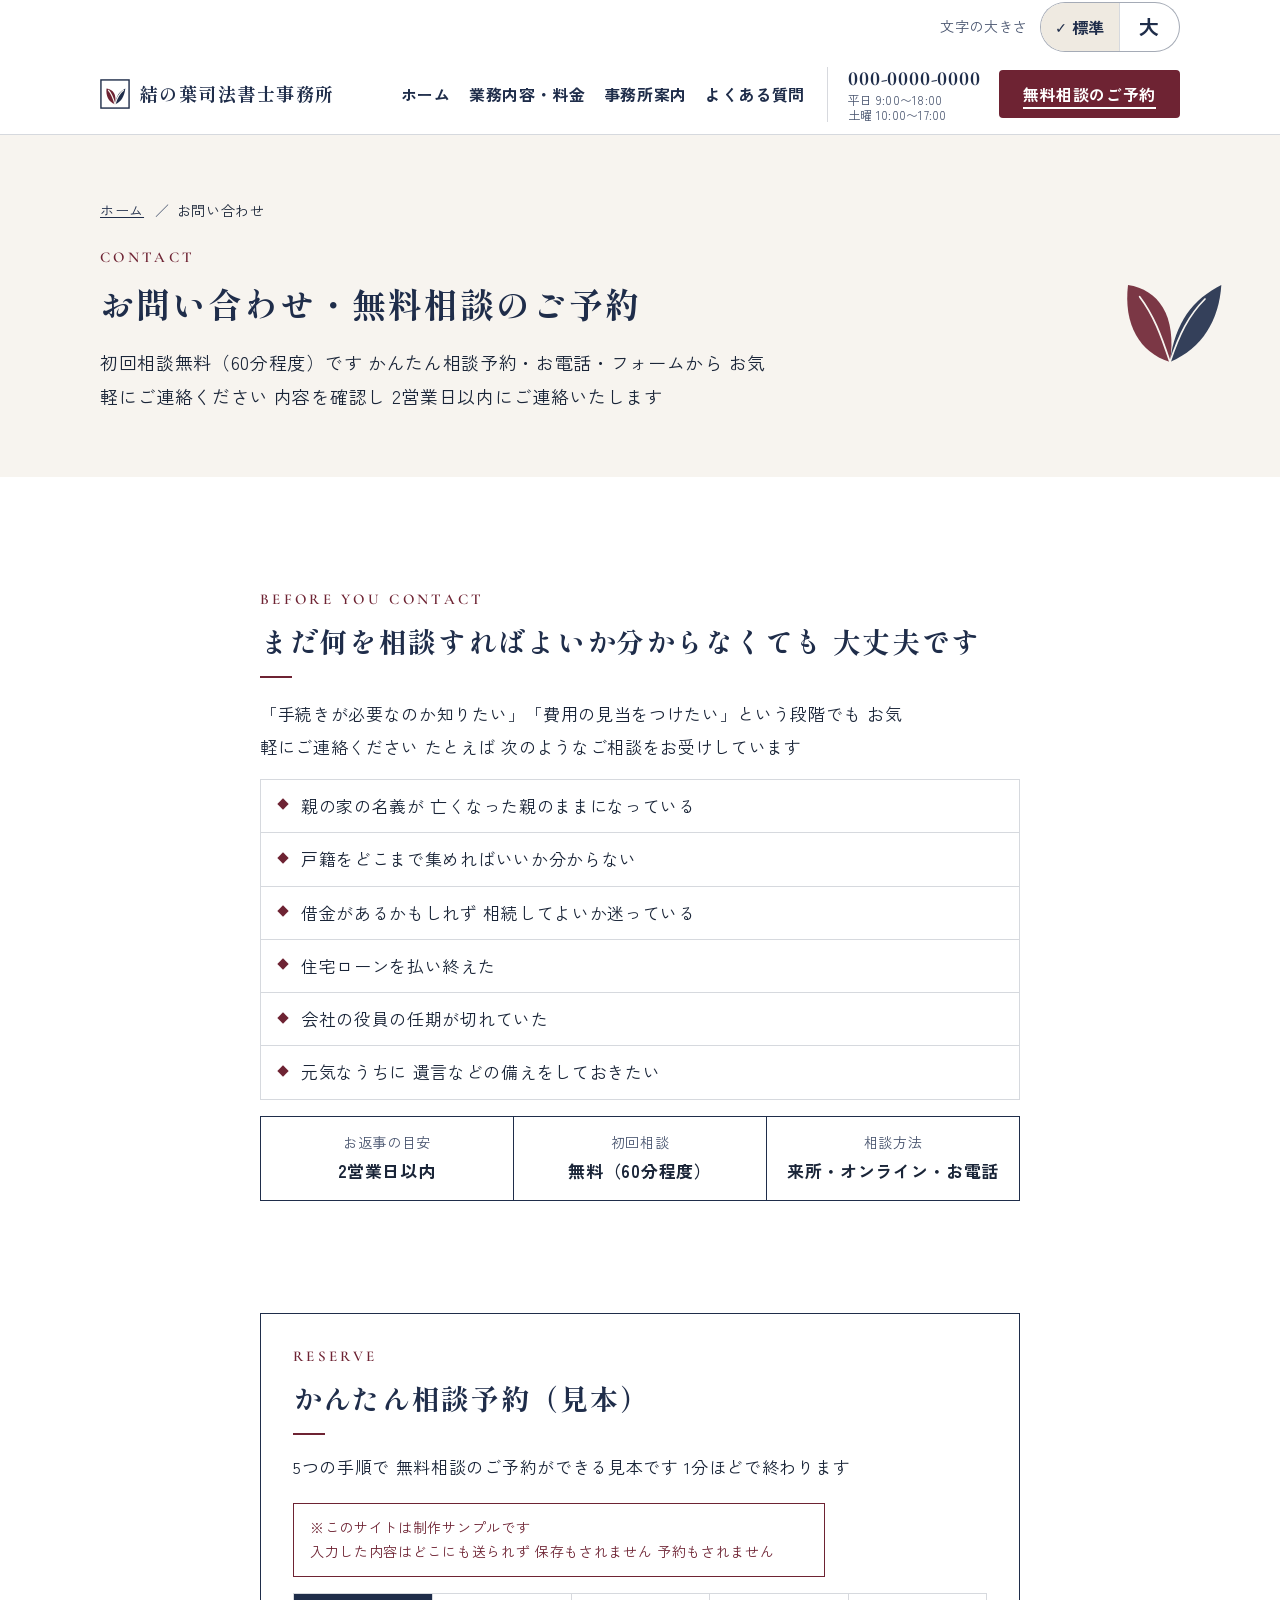
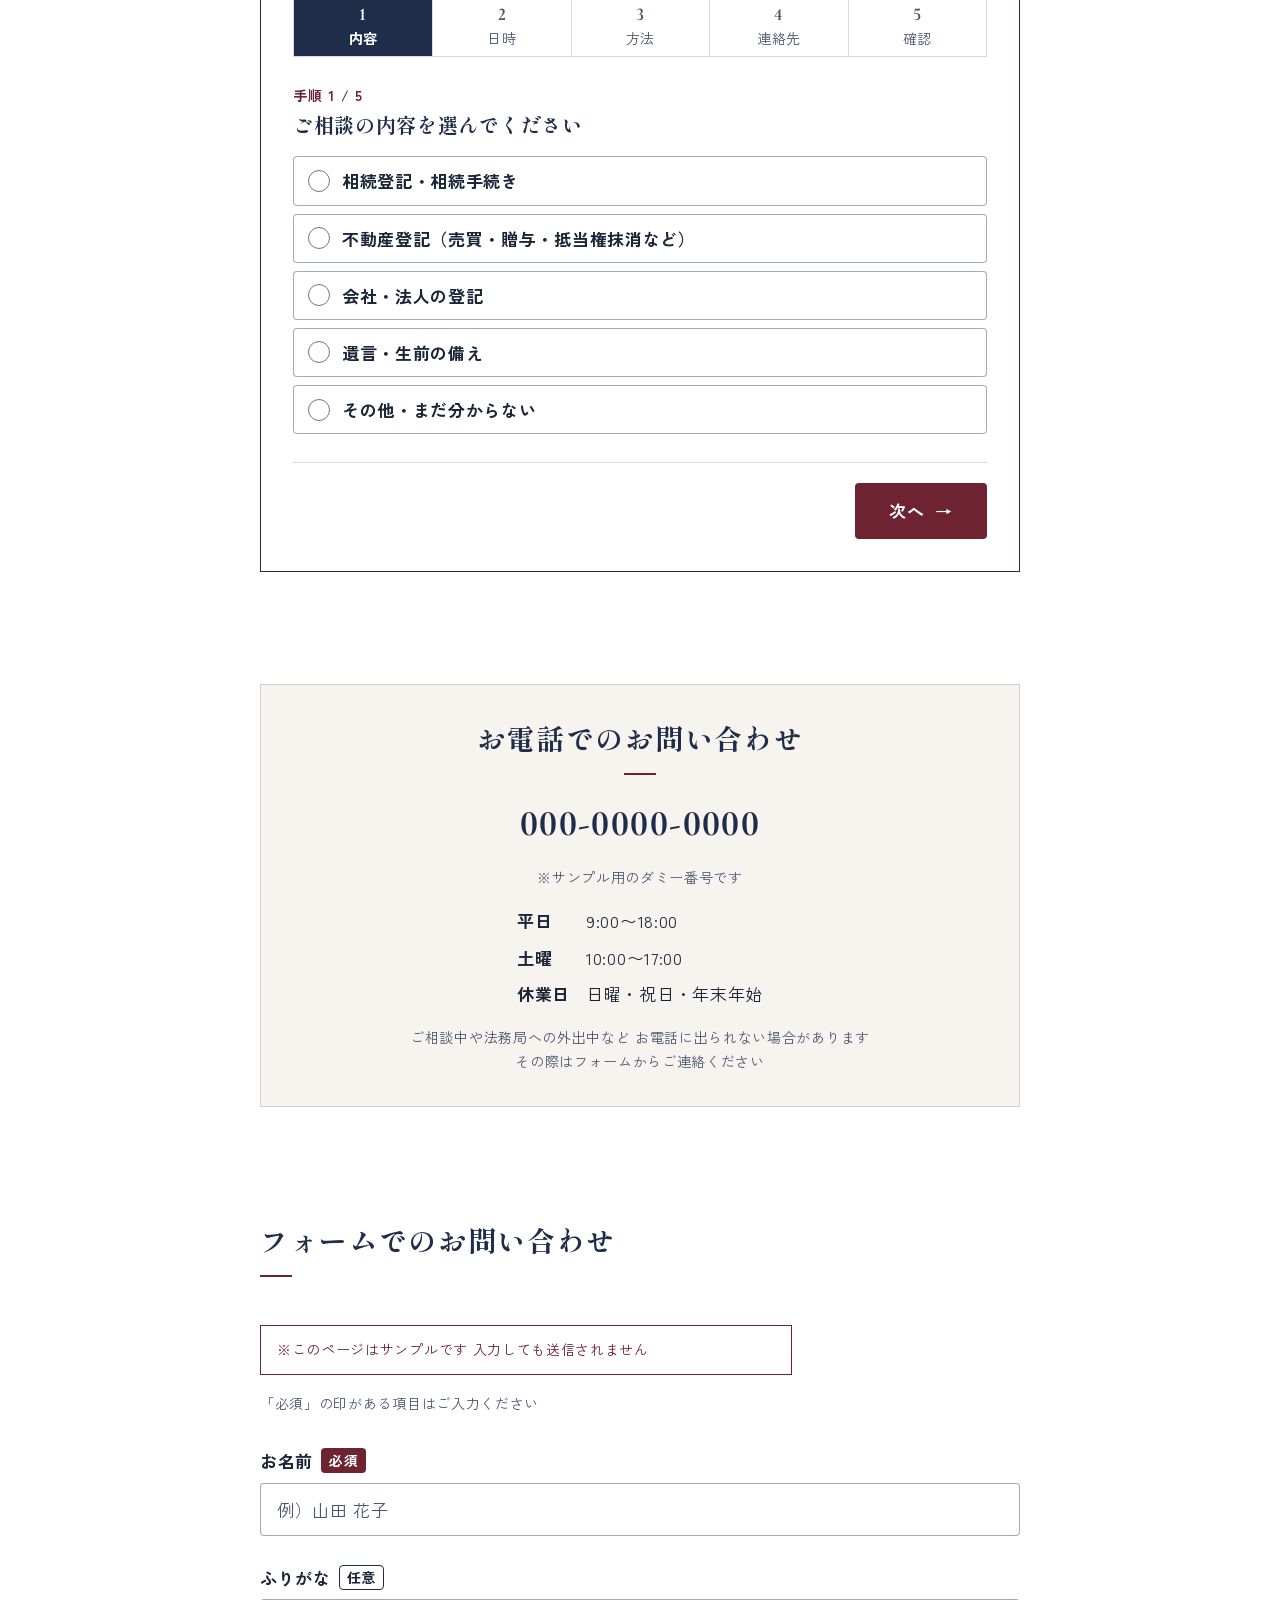
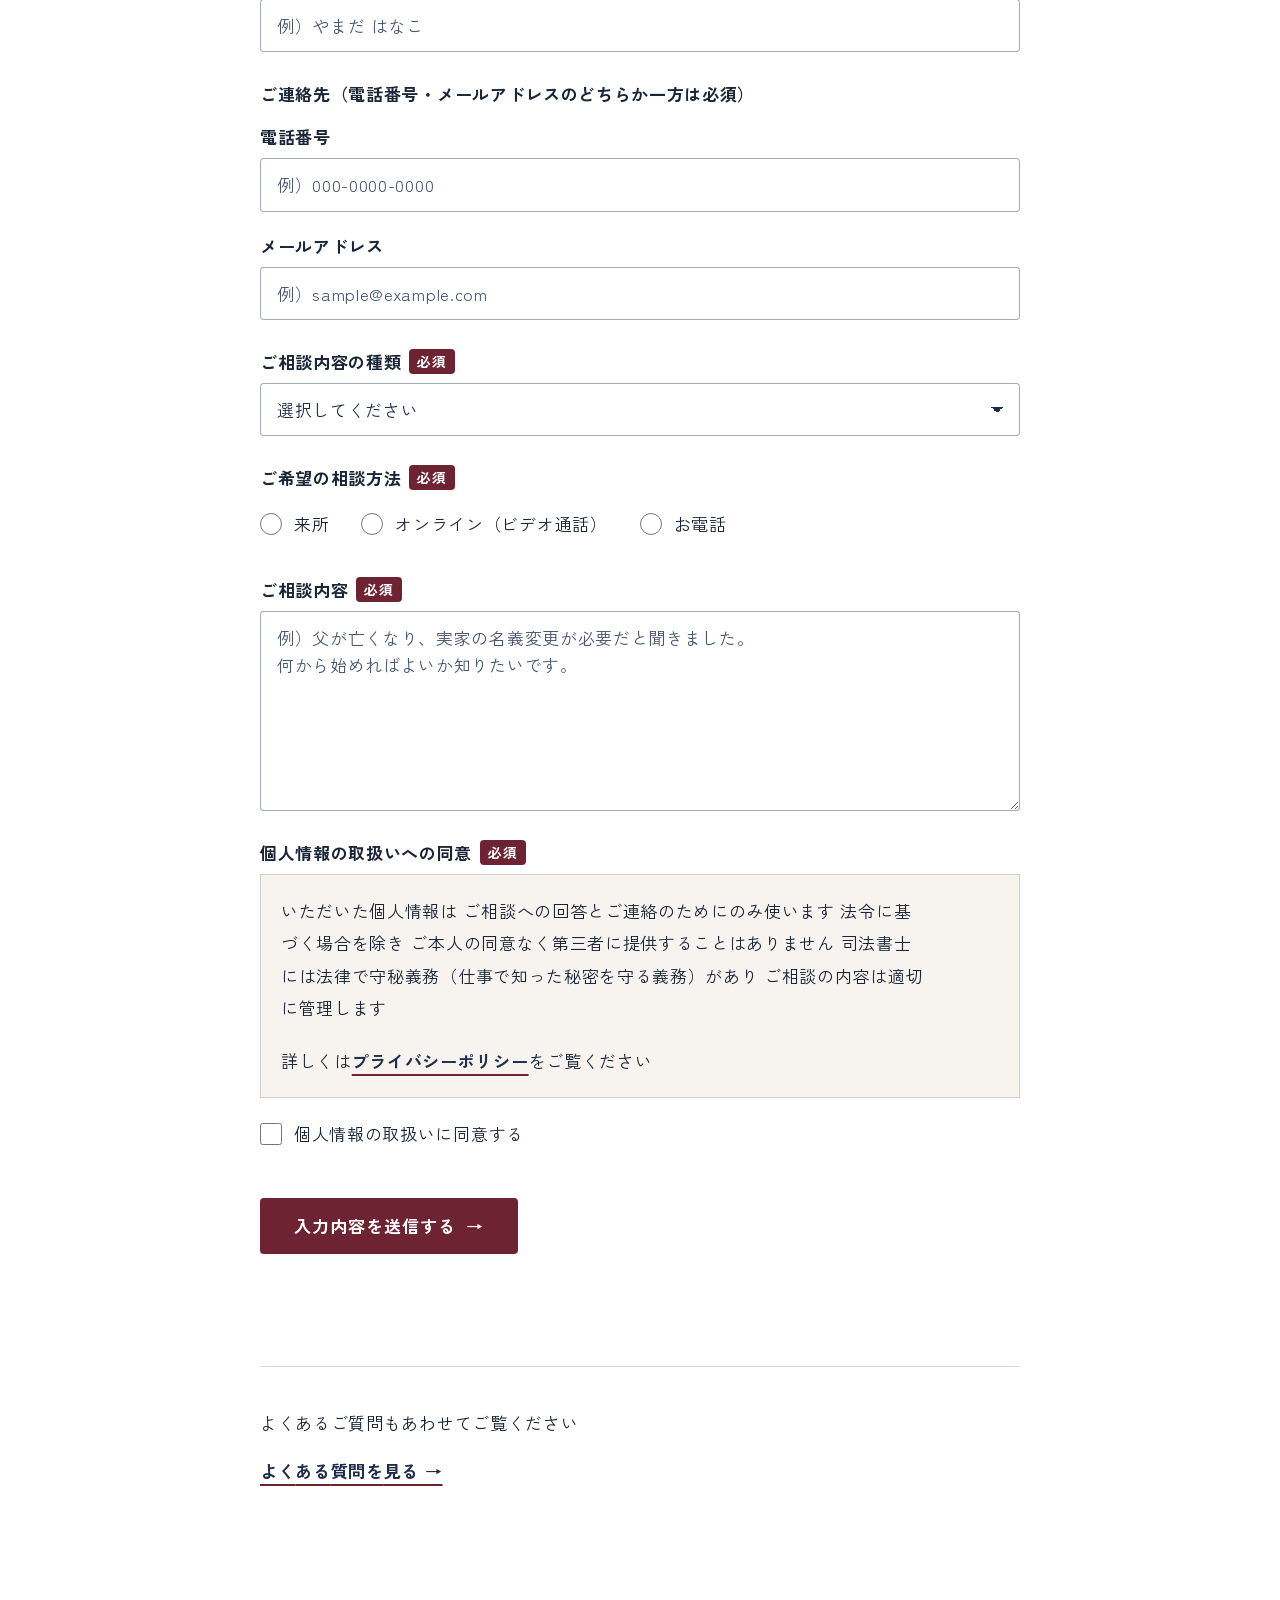
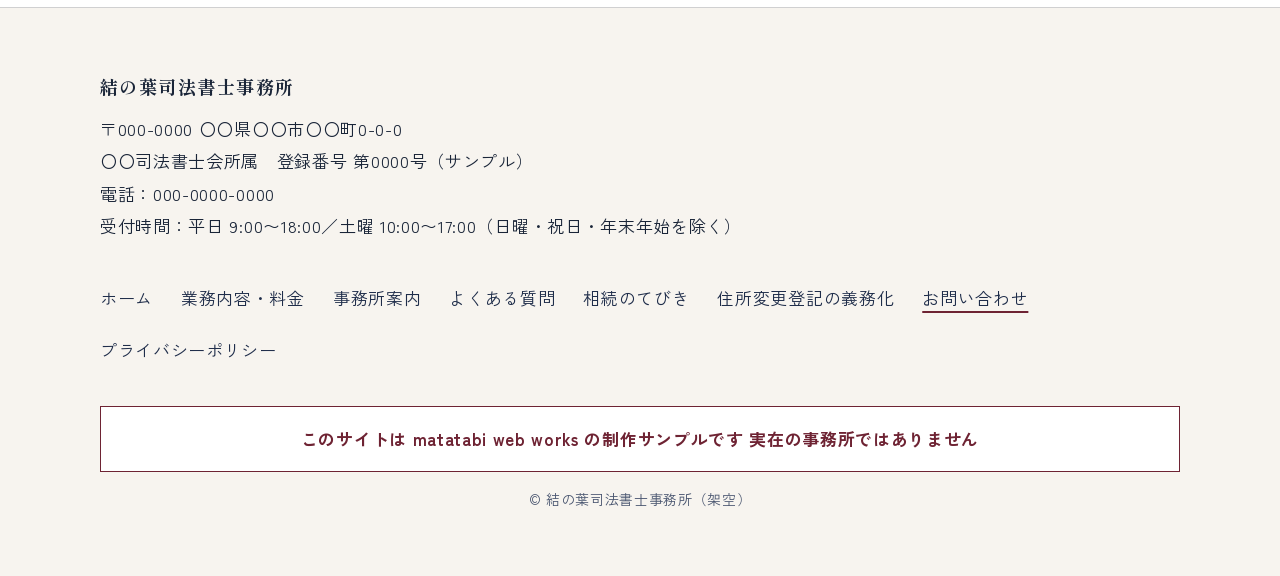
<file: contact.html>
<!DOCTYPE html>
<html lang="ja" data-moji="d">
<head>
  <meta charset="UTF-8">
  <meta name="viewport" content="width=device-width, initial-scale=1">
  <meta name="robots" content="noindex">
  <meta name="format-detection" content="telephone=no">
  <title>お問い合わせ・無料相談のご予約｜結の葉司法書士事務所</title>
  <meta name="description" content="結の葉司法書士事務所へのお問い合わせ・無料相談のご予約はこちら。来所・オンライン・お電話から相談方法を選べます。平日9時〜18時、土曜10時〜17時受付。">
  <meta property="og:title" content="お問い合わせ・無料相談のご予約｜結の葉司法書士事務所">
  <meta property="og:description" content="結の葉司法書士事務所へのお問い合わせ・無料相談のご予約はこちら。来所・オンライン・お電話から相談方法を選べます。平日9時〜18時、土曜10時〜17時受付。（制作サンプル・架空の事務所）">
  <meta property="og:type" content="article">
  <meta property="og:site_name" content="結の葉司法書士事務所（制作サンプル）">
  <meta property="og:locale" content="ja_JP">
  <meta name="theme-color" content="#1F2D4A">
  <link rel="icon" href="images/favicon.svg" type="image/svg+xml">
  <script>
    (function () {
      var d = document.documentElement;
      d.classList.add('js');
      try { if (localStorage.getItem('yuinoha-text-size') === 'large') { d.setAttribute('data-text-size', 'large'); } } catch (e) {}
    })();
  </script>
  <link rel="preconnect" href="https://fonts.googleapis.com">
  <link rel="preconnect" href="https://fonts.gstatic.com" crossorigin>
  <link rel="stylesheet" data-font="mincho" href="https://fonts.googleapis.com/css2?family=Shippori+Mincho:wght@700&amp;text=%2C-%2F0123456789AHINOUY%E2%9C%93%E3%80%81%E3%80%9C%E3%81%84%E3%81%8A%E3%81%8B%E3%81%8F%E3%81%93%E3%81%94%E3%81%95%E3%81%97%E3%81%99%E3%81%9B%E3%81%9F%E3%81%A0%E3%81%A6%E3%81%A7%E3%81%A8%E3%81%AA%E3%81%AE%E3%81%AF%E3%81%B0%E3%81%BE%E3%82%82%E3%82%88%E3%82%89%E3%82%8C%E3%82%8D%E3%82%8F%E3%82%92%E3%82%93%E3%82%A9%E3%83%95%E3%83%A0%E3%83%BB%E3%83%BC%E4%B8%88%E4%BA%88%E4%BA%8B%E4%BD%95%E5%85%88%E5%85%A5%E5%86%85%E5%86%86%E5%88%86%E5%89%8D%E5%8A%9B%E5%8B%99%E5%8F%B8%E5%90%88%E5%90%8D%E5%95%8F%E5%9C%9F%E5%A3%AB%E5%A4%A7%E5%A4%AB%E5%AE%B9%E5%B8%8C%E5%B9%B4%E6%89%80%E6%89%8B%E6%96%99%E6%96%B9%E6%97%A5%E6%99%82%E6%9B%B8%E6%9C%88%E6%9C%9B%E6%9C%A8%E6%9C%AC%E6%B0%B4%E6%B3%95%E7%81%AB%E7%84%A1%E7%9B%B8%E7%A2%BA%E7%B4%84%E7%B5%90%E7%B5%A1%E8%91%89%E8%A6%8B%E8%A9%B1%E8%AA%8D%E8%AB%87%E9%80%A3%E9%81%B8%E9%87%91%E9%9B%BB%E9%A0%86%EF%BC%88%EF%BC%89&amp;display=swap">
  <link rel="stylesheet" data-font="gothic" href="https://fonts.googleapis.com/css2?family=Zen+Kaku+Gothic+New:wght@400;700&amp;text=%20%22%23%25%28%29%2C-.%2F0123456789%3A%3C%3D%3E%40ABCDEFHIJLNOPRSTUVWY%5B%5D_abcdefghijklmnoprstuvwxyz%C2%A9%E2%80%BB%E2%86%90%E2%86%92%E3%80%81%E3%80%82%E3%80%87%E3%80%8C%E3%80%8D%E3%80%92%E3%80%9C%E3%81%82%E3%81%84%E3%81%86%E3%81%88%E3%81%8A%E3%81%8B%E3%81%8C%E3%81%8D%E3%81%8E%E3%81%8F%E3%81%91%E3%81%93%E3%81%94%E3%81%95%E3%81%97%E3%81%98%E3%81%99%E3%81%9A%E3%81%9B%E3%81%9D%E3%81%9F%E3%81%A0%E3%81%A1%E3%81%A3%E3%81%A4%E3%81%A5%E3%81%A6%E3%81%A7%E3%81%A8%E3%81%A9%E3%81%AA%E3%81%AB%E3%81%AE%E3%81%AF%E3%81%B0%E3%81%B3%E3%81%B5%E3%81%B6%E3%81%B8%E3%81%BB%E3%81%BE%E3%81%BF%E3%82%81%E3%82%82%E3%82%84%E3%82%88%E3%82%89%E3%82%8A%E3%82%8B%E3%82%8C%E3%82%8D%E3%82%8F%E3%82%92%E3%82%93%E3%82%A2%E3%82%A4%E3%82%A7%E3%82%A9%E3%82%AA%E3%82%AF%E3%82%B5%E3%82%B7%E3%82%B8%E3%82%B9%E3%82%BF%E3%83%80%E3%83%81%E3%83%83%E3%83%87%E3%83%88%E3%83%89%E3%83%8B%E3%83%90%E3%83%91%E3%83%93%E3%83%95%E3%83%96%E3%83%97%E3%83%9A%E3%83%9B%E3%83%9D%E3%83%9F%E3%83%A0%E3%83%A1%E3%83%A5%E3%83%A9%E3%83%AA%E3%83%AB%E3%83%AC%E3%83%AD%E3%83%B3%E3%83%BB%E3%83%BC%E4%B8%80%E4%B8%87%E4%B8%88%E4%B8%89%E4%B8%8B%E4%B8%8D%E4%B8%8E%E4%B8%AD%E4%BA%86%E4%BA%88%E4%BA%8B%E4%BA%A1%E4%BA%A4%E4%BA%BA%E4%BB%8A%E4%BB%95%E4%BB%96%E4%BB%98%E4%BB%A4%E4%BB%A5%E4%BB%BB%E4%BC%91%E4%BC%9A%E4%BC%9D%E4%BD%8E%E4%BD%8F%E4%BD%95%E4%BD%9C%E4%BD%BF%E4%BE%8B%E4%BE%9B%E4%BE%A1%E4%BE%BF%E4%BF%82%E4%BF%9D%E4%BF%A1%E5%80%8B%E5%80%9F%E5%82%99%E5%84%84%E5%85%83%E5%85%88%E5%85%8D%E5%85%A5%E5%85%AC%E5%86%85%E5%86%86%E5%87%BA%E5%88%86%E5%88%87%E5%88%9D%E5%88%A5%E5%88%A9%E5%88%B6%E5%89%8D%E5%89%B2%E5%8A%9B%E5%8B%95%E5%8B%99%E5%8C%96%E5%8D%94%E5%8D%B0%E5%8F%8E%E5%8F%96%E5%8F%97%E5%8F%B7%E5%8F%B8%E5%90%88%E5%90%8C%E5%90%8D%E5%90%AB%E5%91%8A%E5%93%A1%E5%95%8F%E5%96%B6%E5%9B%9E%E5%9B%B3%E5%9C%9F%E5%9C%A8%E5%9C%B0%E5%9F%BA%E5%A0%B1%E5%A0%B4%E5%A3%AB%E5%A3%B2%E5%A4%89%E5%A4%96%E5%A4%9A%E5%A4%A7%E5%A4%AB%E5%A7%8B%E5%AD%90%E5%AD%97%E5%AD%98%E5%AE%85%E5%AE%88%E5%AE%89%E5%AE%9A%E5%AE%9F%E5%AE%B6%E5%AE%B9%E5%AF%86%E5%B1%80%E5%B1%9E%E5%B1%B1%E5%B8%82%E5%B8%8C%E5%B9%B3%E5%B9%B4%E5%BA%97%E5%BA%A6%E5%BC%8F%E5%BD%93%E5%BD%A2%E5%BD%B9%E5%BE%8B%E5%BE%8C%E5%BE%97%E5%BF%85%E6%83%85%E6%84%8F%E6%88%90%E6%88%B8%E6%88%BB%E6%89%80%E6%89%8B%E6%89%95%E6%89%B1%E6%89%BF%E6%8A%9E%E6%8A%B5%E6%8A%B9%E6%8F%90%E6%94%BE%E6%95%B0%E6%96%87%E6%96%99%E6%96%B0%E6%96%B9%E6%97%A5%E6%97%A9%E6%98%8E%E6%99%82%E6%9B%9C%E6%9B%B4%E6%9B%B8%E6%9C%80%E6%9C%88%E6%9C%9B%E6%9C%9F%E6%9C%A8%E6%9C%AB%E6%9C%AC%E6%9D%A5%E6%9E%B6%E6%A0%AA%E6%A1%88%E6%A3%84%E6%A5%AD%E6%A8%99%E6%A8%A9%E6%AC%A1%E6%AC%BE%E6%AD%A3%E6%AE%B5%E6%B0%8F%E6%B0%91%E6%B0%97%E6%B0%B4%E6%B1%BA%E6%B3%95%E6%B6%88%E6%BA%96%E7%81%AB%E7%84%A1%E7%88%B6%E7%90%86%E7%94%9F%E7%94%A3%E7%94%A8%E7%94%B0%E7%94%B3%E7%94%BA%E7%94%BB%E7%95%AA%E7%99%BB%E7%9B%AE%E7%9B%B4%E7%9B%B8%E7%9C%8C%E7%9F%A5%E7%A2%BA%E7%A4%BA%E7%A4%BE%E7%A5%9D%E7%A7%98%E7%A7%BB%E7%A8%8B%E7%A8%8E%E7%A8%AE%E7%A9%8D%E7%A9%BA%E7%AB%8B%E7%AC%AC%E7%AD%86%E7%AD%94%E7%AE%97%E7%AE%A1%E7%B1%8D%E7%B4%84%E7%B4%8D%E7%B4%99%E7%B5%82%E7%B5%90%E7%B5%A1%E7%B6%9A%E7%BE%A9%E8%80%85%E8%81%9E%E8%87%AA%E8%8A%B1%E8%91%89%E8%A1%A8%E8%A6%81%E8%A6%8B%E8%A6%A7%E8%A6%AA%E8%A8%80%E8%A8%88%E8%A8%97%E8%A8%98%E8%A8%AD%E8%A8%B1%E8%A8%BC%E8%A9%95%E8%A9%B1%E8%A9%B3%E8%AA%8D%E8%AA%AC%E8%AB%87%E8%AB%8B%E8%AD%B0%E8%B2%A1%E8%B2%B7%E8%B2%BB%E8%B3%87%E8%B3%AA%E8%B4%88%E8%B6%8A%E8%BB%A2%E8%BB%BD%E8%BE%BC%E8%BF%94%E8%BF%B0%E8%BF%B7%E9%80%81%E9%80%9A%E9%80%A3%E9%81%8E%E9%81%A9%E9%81%B8%E9%81%BA%E9%83%B5%E9%85%AC%E9%87%91%E9%8C%B2%E9%91%91%E9%96%89%E9%96%8B%E9%96%93%E9%96%A2%E9%99%8D%E9%99%90%E9%99%A4%E9%9A%8E%E9%9A%9B%E9%9B%86%E9%9B%BB%E9%9D%A2%E9%A0%85%E9%A0%86%E9%A0%88%E9%A1%8D%E9%A1%9E%EF%BC%88%EF%BC%89%EF%BC%8B%EF%BC%8F%EF%BC%9A%EF%BD%9C&amp;display=swap">
  <link rel="stylesheet" data-font="accent" href="https://fonts.googleapis.com/css2?family=Cormorant+Garamond:wght@600&amp;text=%20%2C-0123456789ABCEFHINORSTUVY&amp;display=swap">
  <link rel="stylesheet" href="css/style.css?v=20261031-4">
  <script src="js/main.js?v=20261008-42" defer></script>
</head>
<body>
  <a href="#main" class="skip-link">本文へ<wbr>移動</a>
  <div class="text-size-bar">
    <div class="container text-size-bar__inner">
      <p data-wrap="phrase" class="text-size-bar__tel"><span class="text-size-bar__tel-label">お電話</span><span class="text-size-bar__tel-num">000-0000-0000</span><span class="text-size-bar__tel-hours"><span class="nowrap">平日 9:00〜18:00</span>／<span class="nowrap">土曜 10:00〜17:00</span></span></p>
      <span class="text-size-bar__label" id="text-size-label">文字の<wbr>大きさ</span>
      <div class="text-size-bar__group" role="group" aria-labelledby="text-size-label">
        <button type="button" class="text-size-btn" data-text-size-btn="standard" aria-pressed="true">標準</button>
        <button type="button" class="text-size-btn text-size-btn--large" data-text-size-btn="large" aria-pressed="false">大</button>
      </div>
      <p class="visually-hidden" id="text-size-status" role="status"></p>
    </div>
  </div>
  <header class="site-header">
    <div class="container site-header__inner">
      <a href="index.html" class="site-logo">
        <img src="images/logo-mark.svg" alt="" width="30" height="30">
        <span class="site-logo__text"><span class="site-logo__kana" aria-hidden="true">YUINOHA</span><span class="site-logo__name">結の<wbr>葉<span class="site-logo__sub">司法書<wbr>士事務所</span></span></span>
      </a>
      <button type="button" class="header-icon header-icon--tel" data-sample-tel aria-describedby="header-call-status"><svg class="header-icon__svg" viewBox="0 0 24 24" width="22" height="22" aria-hidden="true" focusable="false"><path d="M6.6 3.5h3l1.5 4.2-2 1.4a12 12 0 0 0 5.8 5.8l1.4-2 4.2 1.5v3a2 2 0 0 1-2.2 2A16.8 16.8 0 0 1 4.6 5.7a2 2 0 0 1 2-2.2z" fill="none" stroke="currentColor" stroke-width="1.8" stroke-linejoin="round"/></svg><span class="header-icon__label">電話</span></button>
      <a href="contact.html" class="header-icon header-icon--consult"><svg class="header-icon__svg" viewBox="0 0 24 24" width="22" height="22" aria-hidden="true" focusable="false"><rect x="3.5" y="5" width="17" height="15.5" rx="1.5" fill="none" stroke="currentColor" stroke-width="1.8"/><path d="M3.5 9.5h17M8 3v4M16 3v4" fill="none" stroke="currentColor" stroke-width="1.8" stroke-linecap="round"/><path d="M8.5 14.5l2.3 2.3 4.7-4.7" fill="none" stroke="currentColor" stroke-width="1.8" stroke-linecap="round" stroke-linejoin="round"/></svg><span class="header-icon__label">相談</span><span class="visually-hidden"><wbr>（無料相談の<wbr>ご予約）</span></a>
      <button type="button" class="menu-toggle" aria-label="メニューを開く" aria-expanded="false" aria-controls="global-nav">
        <span class="menu-toggle__bars" aria-hidden="true"></span>
        <span class="menu-toggle__label" aria-hidden="true">メニュー</span>
      </button>
      <nav class="global-nav" id="global-nav" aria-label="メインメニュー">
        <ul class="global-nav__list">
          <li data-wrap="phrase"><a href="index.html"><span>ホーム</span></a></li>
          <li data-wrap="phrase"><a href="services.html"><span>業務内容・<wbr>料金</span></a></li>
          <li data-wrap="phrase"><a href="about.html"><span>事務所案内</span></a></li>
          <li data-wrap="phrase"><a href="faq.html"><span>よく<wbr>ある<wbr>質問</span></a></li>
          <li data-wrap="phrase" class="global-nav__tel"><span class="header-tel"><span class="header-tel__label">お電話での<wbr>ご相談</span><span class="header-tel__num">000-0000-0000</span><span class="header-tel__hours"><span class="nowrap">平日 9:00〜18:00</span><span class="header-tel__sep">／</span><span class="nowrap">土曜 10:00〜17:00</span></span></span></li>
          <li data-wrap="phrase"><a href="contact.html" class="global-nav__contact" aria-current="page"><span class="global-nav__label-sp">お問い合わせ</span><span class="global-nav__label-pc">無料相談の<wbr>ご予約</span></a></li>
        </ul>
        <p data-wrap="phrase" class="global-nav__cta"><a href="contact.html" class="btn btn--primary">無料相談の<wbr>ご予約</a></p>
      </nav>
    </div>
    <p class="header-call-status phrase-text" id="header-call-status" role="status"></p>
  </header>
  <main id="main" tabindex="-1">
    <div class="page-head">
      <div class="container page-head__inner">
        <nav class="breadcrumb" aria-label="パンくずリスト">
          <ol>
            <li data-wrap="phrase"><a href="index.html">ホーム</a></li>
            <li data-wrap="phrase"><span aria-current="page">お問い合わせ</span></li>
          </ol>
        </nav>
        <span class="eyebrow" aria-hidden="true">CONTACT</span>
        <h1 class="page-head__title">お問い合わせ・<wbr>無料相談の<wbr>ご予約</h1>
        <p class="lead phrase-text">初回相談無料<wbr>（60分程度）です かんたん相談予約・<wbr>お電話・<wbr>フォームから お気軽に<wbr>ご連絡ください 内容を<wbr>確認し 2営業日以内に<wbr>ご連絡いたします</p>
      </div>
      <img src="images/leaf-deco.svg" alt="" width="120" height="120" class="page-head__deco">
    </div>

    <div class="section">
      <div class="container">
        <div class="contact-body">
          <section class="before-contact" aria-labelledby="before-title">
            <span class="eyebrow" aria-hidden="true">BEFORE YOU CONTACT</span>
            <h2 data-clauses="1" class="section-title" id="before-title"><span class="kc">まだ<wbr>何を<wbr>相談すれば<wbr>よいか<wbr>分からなくても</span> <span class="kc"><wbr>大丈夫です</span></h2>
            <p class="phrase-text">「手続きが<wbr>必要なのか<wbr>知りたい」<wbr>「費用の<wbr>見当を<wbr>つけたい」<wbr>と<wbr>いう<wbr>段階でも お気軽に<wbr>ご連絡ください たとえば 次のような<wbr>ご相談を<wbr>お受けしています</p>
            <ul class="before-contact__list">
              <li data-wrap="phrase">親の<wbr>家の<wbr>名義が 亡くなった<wbr>親の<wbr>ままに<wbr>なっている</li>
              <li data-wrap="phrase">戸籍を<wbr>どこまで<wbr>集めればいいか<wbr>分からない</li>
              <li data-wrap="phrase">借金が<wbr>あるかもしれず 相続して<wbr>よいか<wbr>迷っている</li>
              <li data-wrap="phrase">住宅ローンを<wbr>払い<wbr>終えた</li>
              <li data-wrap="phrase">会社の<wbr>役員の<wbr>任期が<wbr>切れていた</li>
              <li data-wrap="phrase">元気な<wbr>うちに 遺言などの<wbr>備えを<wbr>しておきたい</li>
            </ul>
            <dl class="before-contact__facts">
              <div><dt>お返事の<wbr>目安</dt><dd data-wrap="phrase">2営業日以内</dd></div>
              <div><dt>初回相談</dt><dd data-wrap="phrase">無料<wbr>（60分程度）</dd></div>
              <div><dt>相談方<wbr>法</dt><dd data-wrap="phrase">来所・オンライン・お電話</dd></div>
            </dl>
          </section>

          <section class="booking" id="booking" aria-labelledby="booking-title">
            <div class="section-head">
              <span class="eyebrow" aria-hidden="true">RESERVE</span>
              <h2 class="section-title" id="booking-title">かんたん<wbr>相談予約<wbr>（見本）</h2>
              <p data-clauses="1" data-wrap="phrase" class="phrase-text"><span class="kc">5つの<wbr>手順で 無料相談の<wbr>ご予約が<wbr>できる<wbr>見本です</span> <span class="kc">1分ほどで<wbr>終わります</span></p>
            </div>
            <p data-clauses="1" data-wrap="phrase" class="form-sample-note phrase-text"><span class="kc">※<wbr>この<wbr>サイトは<wbr>制作<wbr>サンプルです</span> <span class="kc"><wbr>入力した<wbr>内容は<wbr>どこにも<wbr>送られず 保存も<wbr>されません</span> <span class="kc"><wbr>予約も<wbr>されません</span></p>
            <noscript><p data-clauses="1" data-wrap="phrase" class="booking__noscript"><span class="kc">この予約の見本は JavaScript を使います</span> <span class="kc">お電話か 下のフォームをご利用ください</span></p></noscript>

            <div class="booking__app" data-booking>
              <ol class="booking__progress" aria-label="予約の手順">
                <li data-wrap="phrase" data-progress="1" aria-current="step"><span class="booking__progress-num">1</span><span class="booking__progress-label">内容</span></li>
                <li data-wrap="phrase" data-progress="2"><span class="booking__progress-num">2</span><span class="booking__progress-label">日<wbr>時</span></li>
                <li data-wrap="phrase" data-progress="3"><span class="booking__progress-num">3</span><span class="booking__progress-label">方<wbr>法</span></li>
                <li data-wrap="phrase" data-progress="4"><span class="booking__progress-num">4</span><span class="booking__progress-label">連絡先</span></li>
                <li data-wrap="phrase" data-progress="5"><span class="booking__progress-num">5</span><span class="booking__progress-label">確認</span></li>
              </ol>

              <form class="booking__form" id="booking-form" action="#" novalidate>
                <fieldset class="booking__step" data-step="1">
                  <legend class="booking__legend" tabindex="-1"><span class="booking__step-num">手順 1 / 5</span>ご相談の<wbr>内容を<wbr>選んでください</legend>
                  <div class="choice-list">
                    <label class="choice choice--box"><input type="radio" name="b-topic" value="相続登記・相続手続き">相続登記・相続手続き</label>
                    <label class="choice choice--box"><input type="radio" name="b-topic" value="不動産登記（売買・贈与・抵当権抹消など）">不動産登記<wbr>（売買・贈与・抵当権抹消など）</label>
                    <label class="choice choice--box"><input type="radio" name="b-topic" value="会社・法人の登記">会社・法人の<wbr>登記</label>
                    <label class="choice choice--box"><input type="radio" name="b-topic" value="遺言・生前の備え">遺言・生前の<wbr>備え</label>
                    <label class="choice choice--box"><input type="radio" name="b-topic" value="その他・まだ分からない">その<wbr>他・まだ<wbr>分からない</label>
                  </div>
                  <p class="form-error" id="b-topic-error" hidden></p>
                </fieldset>

                <fieldset class="booking__step" data-step="2" hidden>
                  <legend class="booking__legend" tabindex="-1"><span class="booking__step-num">手順 2 / 5</span>ご希望の<wbr>日時を<wbr>選んでください</legend>
                  <p data-clauses="1" data-wrap="phrase" class="booking__hint phrase-text"><span class="kc">受付は<wbr>平日 9:00〜18:00 土曜 10:00〜17:00<wbr>（日曜・祝日・<wbr>年末年始は<wbr>お休み）</span> <span class="kc"><wbr>ご相談は<wbr>60分ほどです</span></p>
                  <div class="form-field">
                    <label class="form-label" for="b-date">ご希望の<wbr>日<span class="badge badge--required">必須</span></label>
                    <input class="form-input booking__input-short" type="date" id="b-date" name="b-date" aria-describedby="b-date-error">
                    <p class="form-error" id="b-date-error" hidden></p>
                  </div>
                  <div class="form-field">
                    <label class="form-label" for="b-time">ご希望の<wbr>時間<span class="badge badge--required"><wbr>必須</span></label>
                    <select class="form-input booking__input-short" id="b-time" name="b-time" aria-describedby="b-time-error">
                      <option value="">選択してください</option>
                      <option>9:00〜</option>
                      <option>10:00〜</option>
                      <option>11:00〜</option>
                      <option>13:00〜</option>
                      <option>14:00〜</option>
                      <option>15:00〜</option>
                      <option>16:00〜</option>
                      <option>17:00〜</option>
                    </select>
                    <p class="form-error" id="b-time-error" hidden></p>
                  </div>
                </fieldset>

                <fieldset class="booking__step" data-step="3" hidden>
                  <legend class="booking__legend" tabindex="-1"><span class="booking__step-num">手順 3 / 5</span>ご相談の<wbr>方法を<wbr>選んでください</legend>
                  <div class="choice-list">
                    <label class="choice choice--box"><input type="radio" name="b-method" value="来所（事務所にお越しいただく）">来所<wbr>（事務所に<wbr>お越しいただく）</label>
                    <label class="choice choice--box"><input type="radio" name="b-method" value="オンライン（ビデオ通話）">オンライン<wbr>（ビデオ通話）</label>
                    <label class="choice choice--box"><input type="radio" name="b-method" value="お電話">お電話</label>
                  </div>
                  <p class="form-error" id="b-method-error" hidden></p>
                </fieldset>

                <fieldset class="booking__step" data-step="4" hidden>
                  <legend class="booking__legend" tabindex="-1"><span class="booking__step-num">手順 4 / 5</span><wbr>お名前と<wbr>ご連絡先を<wbr>入力してください</legend>
                  <div class="form-field">
                    <label class="form-label" for="b-name">お名前<span class="badge badge--required">必須</span></label>
                    <input class="form-input" type="text" id="b-name" name="b-name" autocomplete="name" placeholder="例）山田 花子" aria-describedby="b-name-error">
                    <p class="form-error" id="b-name-error" hidden></p>
                  </div>
                  <fieldset class="form-group" aria-describedby="b-contact-error">
                    <legend class="form-group__title phrase-text">ご連絡先<wbr>（電話番号・<wbr>メールアドレスの<wbr>どちらか<wbr>一方は<wbr>必須）</legend>
                    <div class="form-field">
                      <label class="form-label" for="b-tel">電話番号<span class="badge badge--optional">任意</span></label>
                      <input class="form-input booking__input-short" type="tel" id="b-tel" name="b-tel" autocomplete="tel" inputmode="tel" placeholder="例）000-0000-0000" aria-describedby="b-tel-hint b-tel-error b-contact-error">
                      <p data-wrap="phrase" class="booking__hint" id="b-tel-hint">ご予約の<wbr>確認の<wbr>ご連絡に<wbr>使います<wbr>（見本の<wbr>ため 実際には<wbr>ご連絡しません）</p>
                      <p class="form-error" id="b-tel-error" hidden></p>
                    </div>
                    <div class="form-field">
                      <label class="form-label" for="b-email">メールアドレス<span class="badge badge--optional"><wbr>任意</span></label>
                      <input class="form-input" type="email" id="b-email" name="b-email" autocomplete="email" inputmode="email" placeholder="例）sample@example.com" aria-describedby="b-email-error b-contact-error">
                      <p class="form-error" id="b-email-error" hidden></p>
                    </div>
                    <p class="form-error" id="b-contact-error" hidden></p>
                  </fieldset>
                </fieldset>

                <div class="booking__step" data-step="5" hidden>
                  <h3 class="booking__legend" tabindex="-1"><span class="booking__step-num">手順 5 / 5</span><wbr>入力した<wbr>内容を<wbr>ご確認ください</h3>
                  <dl class="booking__summary">
                    <div><dt>ご相談の<wbr>内容</dt><dd data-summary="topic"></dd><dd class="booking__edit"><button type="button" class="booking__edit-btn" data-goto="1">直す<span class="visually-hidden"><wbr>（ご相談の<wbr>内容）</span></button></dd></div>
                    <div><dt>ご希望の<wbr>日時</dt><dd data-summary="datetime"></dd><dd class="booking__edit"><button type="button" class="booking__edit-btn" data-goto="2">直す<span class="visually-hidden"><wbr>（ご希望の<wbr>日時）</span></button></dd></div>
                    <div><dt>ご相談の<wbr>方法</dt><dd data-summary="method"></dd><dd class="booking__edit"><button type="button" class="booking__edit-btn" data-goto="3">直す<span class="visually-hidden"><wbr>（ご相談の<wbr>方法）</span></button></dd></div>
                    <div><dt>お名前</dt><dd data-summary="name"></dd><dd class="booking__edit"><button type="button" class="booking__edit-btn" data-goto="4">直す<span class="visually-hidden"><wbr>（お名前）</span></button></dd></div>
                    <div><dt>電話番号</dt><dd data-summary="tel"></dd><dd class="booking__edit"><button type="button" class="booking__edit-btn" data-goto="4">直す<span class="visually-hidden"><wbr>（電話番号）</span></button></dd></div>
                    <div><dt>メールアドレス</dt><dd data-summary="email"></dd><dd class="booking__edit"><button type="button" class="booking__edit-btn" data-goto="4">直す<span class="visually-hidden"><wbr>（メールアドレス）</span></button></dd></div>
                  </dl>
                  <p data-clauses="1" data-wrap="phrase" class="booking__hint phrase-text"><span class="kc">初回相談は<wbr>無料<wbr>（60分程度）です</span> <span class="kc"><wbr>実際の<wbr>サイトでは この<wbr>あと<wbr>事務所から<wbr>お電話か<wbr>メールで<wbr>日時を<wbr>確定します</span></p>
                </div>

                <div class="booking__done" data-step="done" hidden>
                  <h3 data-clauses="1" class="booking__legend" tabindex="-1"><span class="kc">ご予約の<wbr>見本は</span> <span class="kc"><wbr>ここまでです</span></h3>
                  <p data-wrap="phrase" class="booking__done-msg phrase-text">この<wbr>サイトは<wbr>制作サンプルの<wbr>ため 予約されません 入力した<wbr>内容は<wbr>どこにも<wbr>送られず 保存も<wbr>されていません<wbr>（画面からも<wbr>消しました）</p>
                  <p data-wrap="phrase" class="phrase-text">実際の<wbr>サイトでは ここで<wbr>「ご予約を<wbr>受け付けました」と<wbr>表示し 事務所から<wbr>確認の<wbr>ご連絡を<wbr>します</p>
                  <p><button type="button" class="btn btn--secondary btn--small" data-booking-restart>最初から<wbr>やり直す</button></p>
                </div>

                <div class="booking__nav">
                  <button type="button" class="btn btn--secondary btn--small" data-booking-back hidden>← 戻る</button>
                  <button type="button" class="btn btn--primary booking__next" data-booking-next>次へ</button>
                </div>
              </form>
            </div>
          </section>

          <section class="tel-card tel-card--after-booking" aria-labelledby="tel-title">
            <div class="section-head" style="margin-bottom: 0;">
              <h2 class="section-title" id="tel-title">お電話での<wbr>お問い合わせ</h2>
            </div>
            <p class="tel-card__number" style="max-width: none;">000-0000-0000</p>
            <p data-wrap="phrase" class="note tel-card__dummy">※サンプル用の<wbr>ダミー番号です</p>
            <button type="button" class="btn btn--secondary call-btn" data-sample-tel aria-describedby="tel-call-status">電話を<wbr>かける</button>
            <p class="note call-status phrase-text" id="tel-call-status" role="status"></p>
            <dl class="tel-card__hours">
              <dt>平日</dt>
              <dd>9:00〜18:00</dd>
              <dt>土曜</dt>
              <dd>10:00〜17:00</dd>
              <dt>休業日</dt>
              <dd data-wrap="phrase">日曜・祝日・年末年始</dd>
            </dl>
            <p data-clauses="1" data-wrap="phrase" class="note phrase-text"><span class="kc">ご相談中や<wbr>法務局への<wbr>外出中など お電話に<wbr>出られない<wbr>場合が<wbr>あります</span> <span class="kc"><wbr>その<wbr>際は<wbr>フォームから<wbr>ご連絡ください</span></p>
          </section>

          <section class="form-section" aria-labelledby="form-title">
            <div class="section-head">
              <h2 class="section-title" id="form-title">フォームでの<wbr>お問い合わせ</h2>
            </div>
            <p data-clauses="1" data-wrap="phrase" class="form-sample-note phrase-text"><span class="kc">※<wbr>この<wbr>ページは<wbr>サンプルです</span> <span class="kc"><wbr>入力しても<wbr>送信されません</span></p>
            <p data-wrap="phrase" class="note phrase-text">「必須」の<wbr>印が<wbr>ある<wbr>項目は<wbr>ご入力ください</p>

            <form class="form" id="contact-form" action="#" novalidate>
              <div class="form-field">
                <label class="form-label" for="f-name">お名前<span class="badge badge--required">必須</span></label>
                <input class="form-input" type="text" id="f-name" name="name" autocomplete="name" placeholder="例）山田 花子" required aria-describedby="f-name-error">
                <p class="form-error" id="f-name-error" hidden></p>
              </div>

              <div class="form-field">
                <label class="form-label" for="f-kana">ふりが<wbr>な<span class="badge badge--optional"><wbr>任意</span></label>
                <input class="form-input" type="text" id="f-kana" name="kana" placeholder="例）やまだ はなこ">
              </div>

              <fieldset class="form-group" id="f-contact-group" aria-describedby="f-contact-error">
                <legend class="form-group__title phrase-text">ご連絡先<wbr>（電話番号・<wbr>メールアドレスの<wbr>どちらか<wbr>一方は<wbr>必須）</legend>
                <div class="form-field">
                  <label class="form-label" for="f-tel">電話番号</label>
                  <input class="form-input" type="tel" id="f-tel" name="tel" autocomplete="tel" placeholder="例）000-0000-0000" aria-describedby="f-contact-error">
                </div>
                <div class="form-field">
                  <label class="form-label" for="f-email">メールアドレス</label>
                  <input class="form-input" type="email" id="f-email" name="email" autocomplete="email" placeholder="例）sample@example.com" aria-describedby="f-email-error f-contact-error">
                  <p class="form-error" id="f-email-error" hidden></p>
                </div>
                <p class="form-error" id="f-contact-error" hidden></p>
              </fieldset>

              <div class="form-field">
                <label class="form-label" for="f-type">ご相談内容の<wbr>種類<span class="badge badge--required">必須</span></label>
                <select class="form-input" id="f-type" name="type" required aria-describedby="f-type-error">
                  <option value="">選択してください</option>
                  <option>相続登記・相続手続き</option>
                  <option>不動産登記（売買・贈与・抵当権抹消など）</option>
                  <option>会社・法人の登記</option>
                  <option>遺言・生前の備え（遺言書・任意後見・民事信託）</option>
                  <option>成年後見</option>
                  <option>その他・まだ分からない</option>
                </select>
                <p class="form-error" id="f-type-error" hidden></p>
              </div>

              <fieldset class="form-field" id="f-method" aria-describedby="f-method-error">
                <legend class="form-label">ご希望の<wbr>相談方<wbr>法<span class="badge badge--required">必<wbr>須</span></legend>
                <div class="choice-list choice-list--row">
                  <label class="choice"><input type="radio" name="method" value="来所" required>来所</label>
                  <label class="choice"><input type="radio" name="method" value="オンライン（ビデオ通話）">オンライン<wbr>（ビデオ通話）</label>
                  <label class="choice"><input type="radio" name="method" value="お電話">お電話</label>
                </div>
                <p class="form-error" id="f-method-error" hidden></p>
              </fieldset>

              <div class="form-field">
                <label class="form-label" for="f-message">ご相談内容<span class="badge badge--required">必<wbr>須</span></label>
                <textarea class="form-input" id="f-message" name="message" placeholder="例）父が亡くなり、実家の名義変更が必要だと聞きました。何から始めればよいか知りたいです。" required aria-describedby="f-message-error"></textarea>
                <p class="form-error" id="f-message-error" hidden></p>
              </div>

              <fieldset class="form-field" id="f-privacy" aria-describedby="f-privacy-error">
                <legend class="form-label">個人情報の<wbr>取扱いへの<wbr>同意<span class="badge badge--required">必須</span></legend>
                <div class="privacy-box">
                  <p class="phrase-text">いただいた<wbr>個人情報は ご相談への<wbr>回答と<wbr>ご連絡の<wbr>ためにのみ<wbr>使います 法令に<wbr>基づく<wbr>場合を<wbr>除き ご本人の<wbr>同意なく<wbr>第三者に<wbr>提供する<wbr>ことは<wbr>ありません 司法書士には<wbr>法律で<wbr>守秘義務<wbr>（仕事で<wbr>知った<wbr>秘密を<wbr>守る<wbr>義務）が<wbr>あり ご相談の<wbr>内容は<wbr>適切に<wbr>管理します</p>
                  <p data-wrap="phrase" class="phrase-text">詳しくは<wbr><a href="privacy.html" class="text-link" target="_blank" rel="noopener">プライバシーポリシー<span class="visually-hidden"><wbr>（新しい<wbr>タブで<wbr>開きます）</span></a>を<wbr>ご覧ください</p>
                </div>
                <label class="choice"><input type="checkbox" name="privacy" id="f-privacy-check" required>個人情報の<wbr>取扱いに<wbr>同意する</label>
                <p class="form-error" id="f-privacy-error" hidden></p>
              </fieldset>

              <div class="form-submit">
                <button type="submit" class="btn btn--primary">入力内容を<wbr>送信する</button>
                <div class="form-status phrase-text" id="form-status" role="status"></div>
              </div>
            </form>
          </section>

          <div class="contact-more">
            <p data-wrap="phrase" class="phrase-text">よく<wbr>ある<wbr>ご質問も<wbr>あわせて<wbr>ご覧ください</p>
            <a href="faq.html" class="text-link">よく<wbr>ある<wbr>質問を<wbr>見る →</a>
          </div>
        </div>
      </div>
    </div>
  </main>
  <footer class="site-footer">
    <div class="container">
      <p data-wrap="phrase" class="site-footer__name">結の<wbr>葉司法書<wbr>士事務所</p>
      <div class="site-footer__info">
        <p data-wrap="phrase">〒000-0000 〇〇県〇〇市〇〇町0-0-0</p>
        <p data-wrap="phrase">〇〇司法書<wbr>士会所属　<span class="nowrap">登録番号 第0000号<wbr>（サンプル）</span></p>
        <p data-wrap="phrase">電話：000-0000-0000</p>
        <p data-wrap="phrase">受付<wbr>時間：<span class="nowrap">平日 9:00〜18:00</span>／<span class="nowrap">土曜 10:00〜17:00</span><wbr><span class="nowrap">（日曜・祝日・年末年始を<wbr>除く）</span></p>
      </div>
      <nav class="site-footer__nav" aria-label="フッターメニュー">
        <ul>
          <li data-wrap="phrase"><a href="index.html">ホーム</a></li>
          <li data-wrap="phrase"><a href="services.html">業務内容・<wbr>料金</a></li>
          <li data-wrap="phrase"><a href="about.html">事務所案内</a></li>
          <li data-wrap="phrase"><a href="faq.html">よく<wbr>ある<wbr>質問</a></li>
          <li data-wrap="phrase"><a href="guide.html">相続の<wbr>てびき</a></li>
          <li data-wrap="phrase"><a href="address-change.html">住所変更登記の<wbr>義務化</a></li>
          <li data-wrap="phrase"><a href="contact.html" aria-current="page">お問い合わせ</a></li>
          <li data-wrap="phrase"><a href="privacy.html">プライバシーポリシー</a></li>
        </ul>
      </nav>
      <p data-clauses="1" data-wrap="phrase" class="site-footer__sample"><span class="kc">この<wbr>サイトは matatabi web works の<wbr>制作<wbr>サンプルです</span> <span class="kc"><wbr>実在の<wbr>事務所ではありません</span></p>
      <small class="site-footer__copy">© 結の<wbr>葉司法書<wbr>士事務所<wbr>（架空）</small>
    </div>
  </footer>
</body>
</html>
</file>
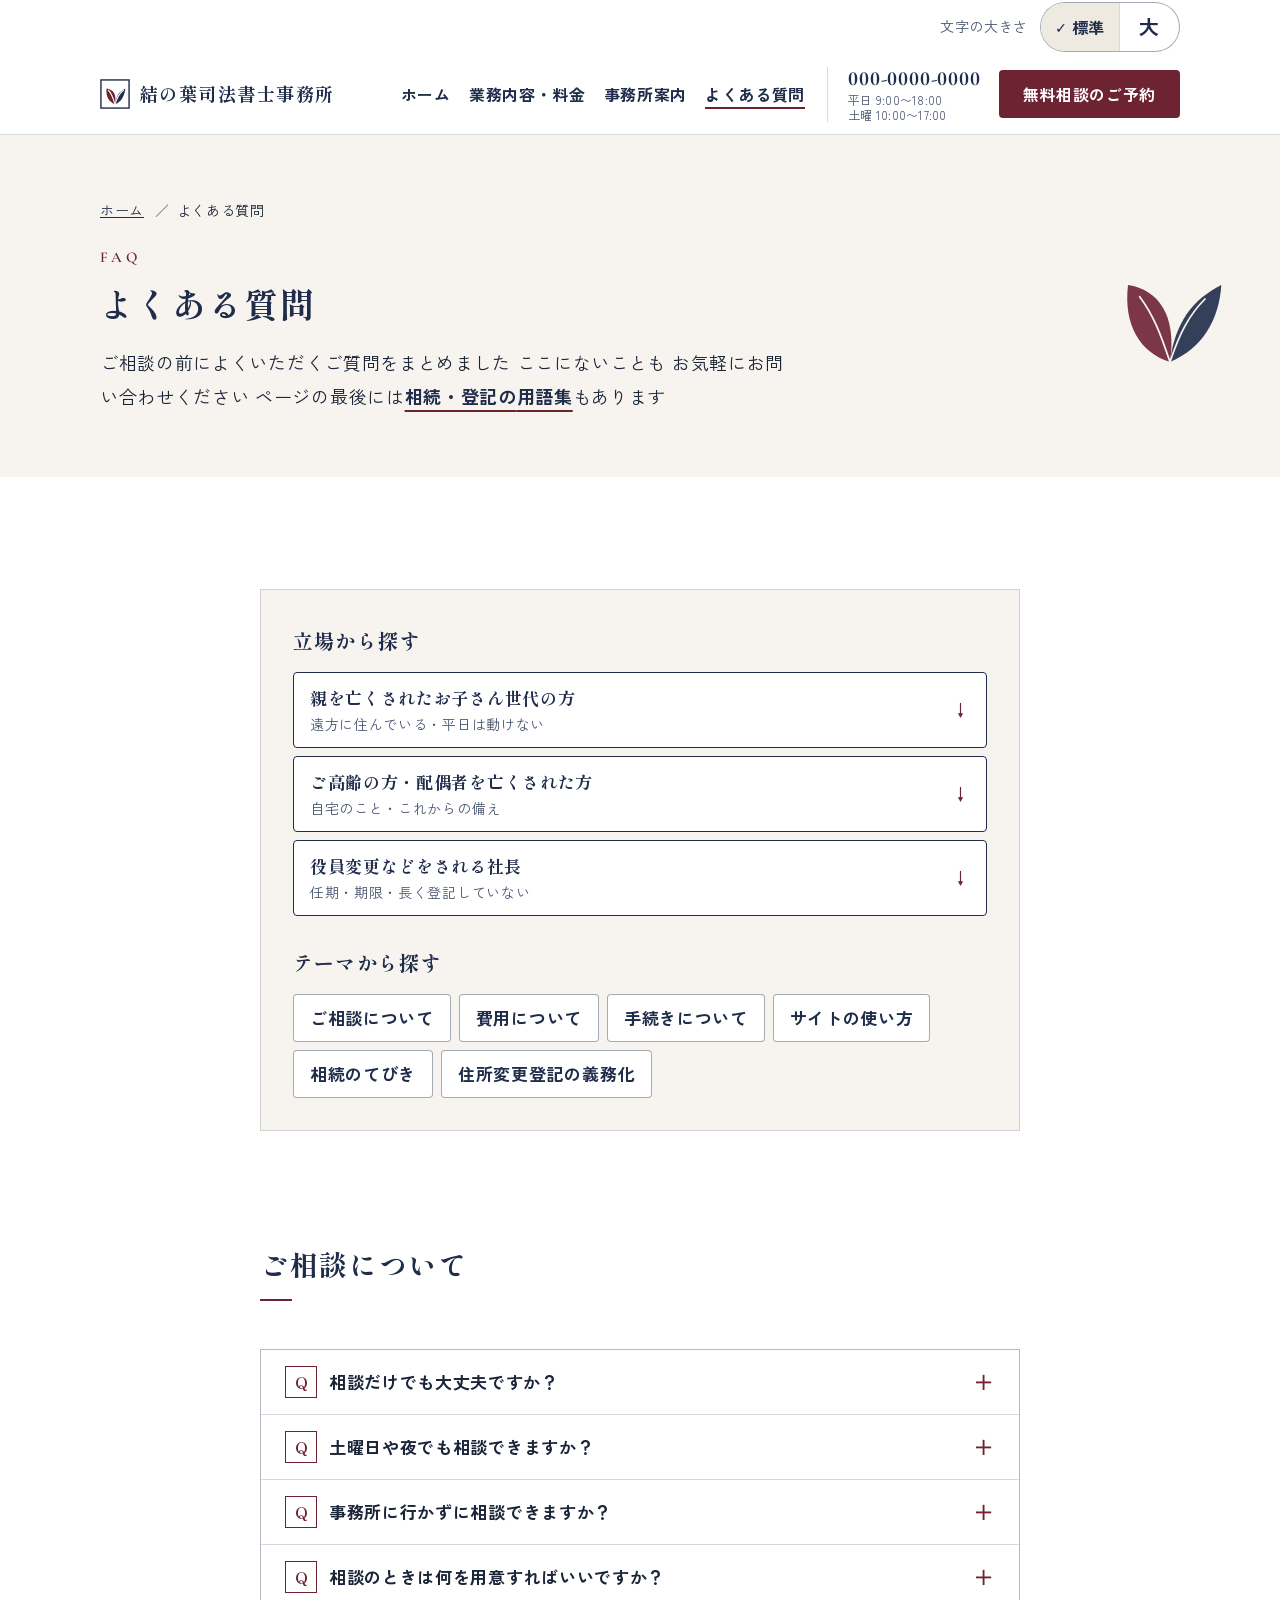
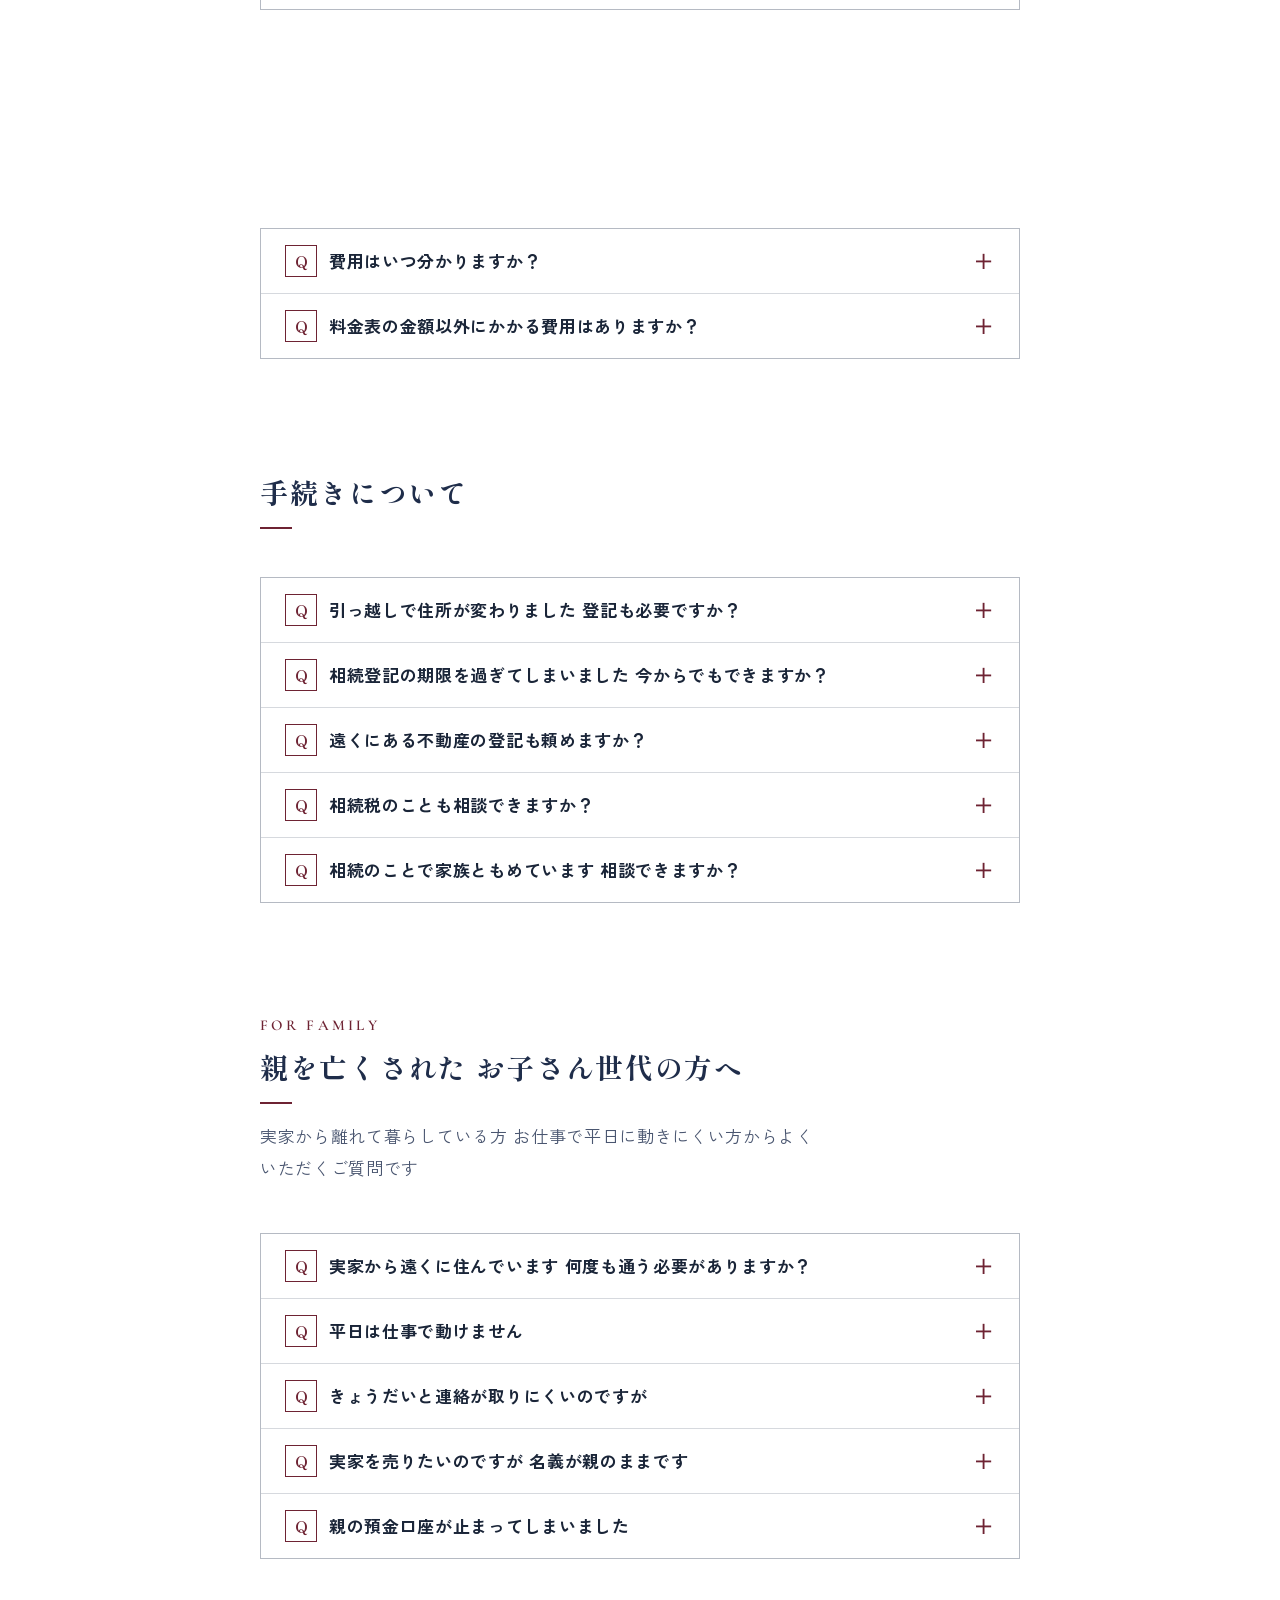
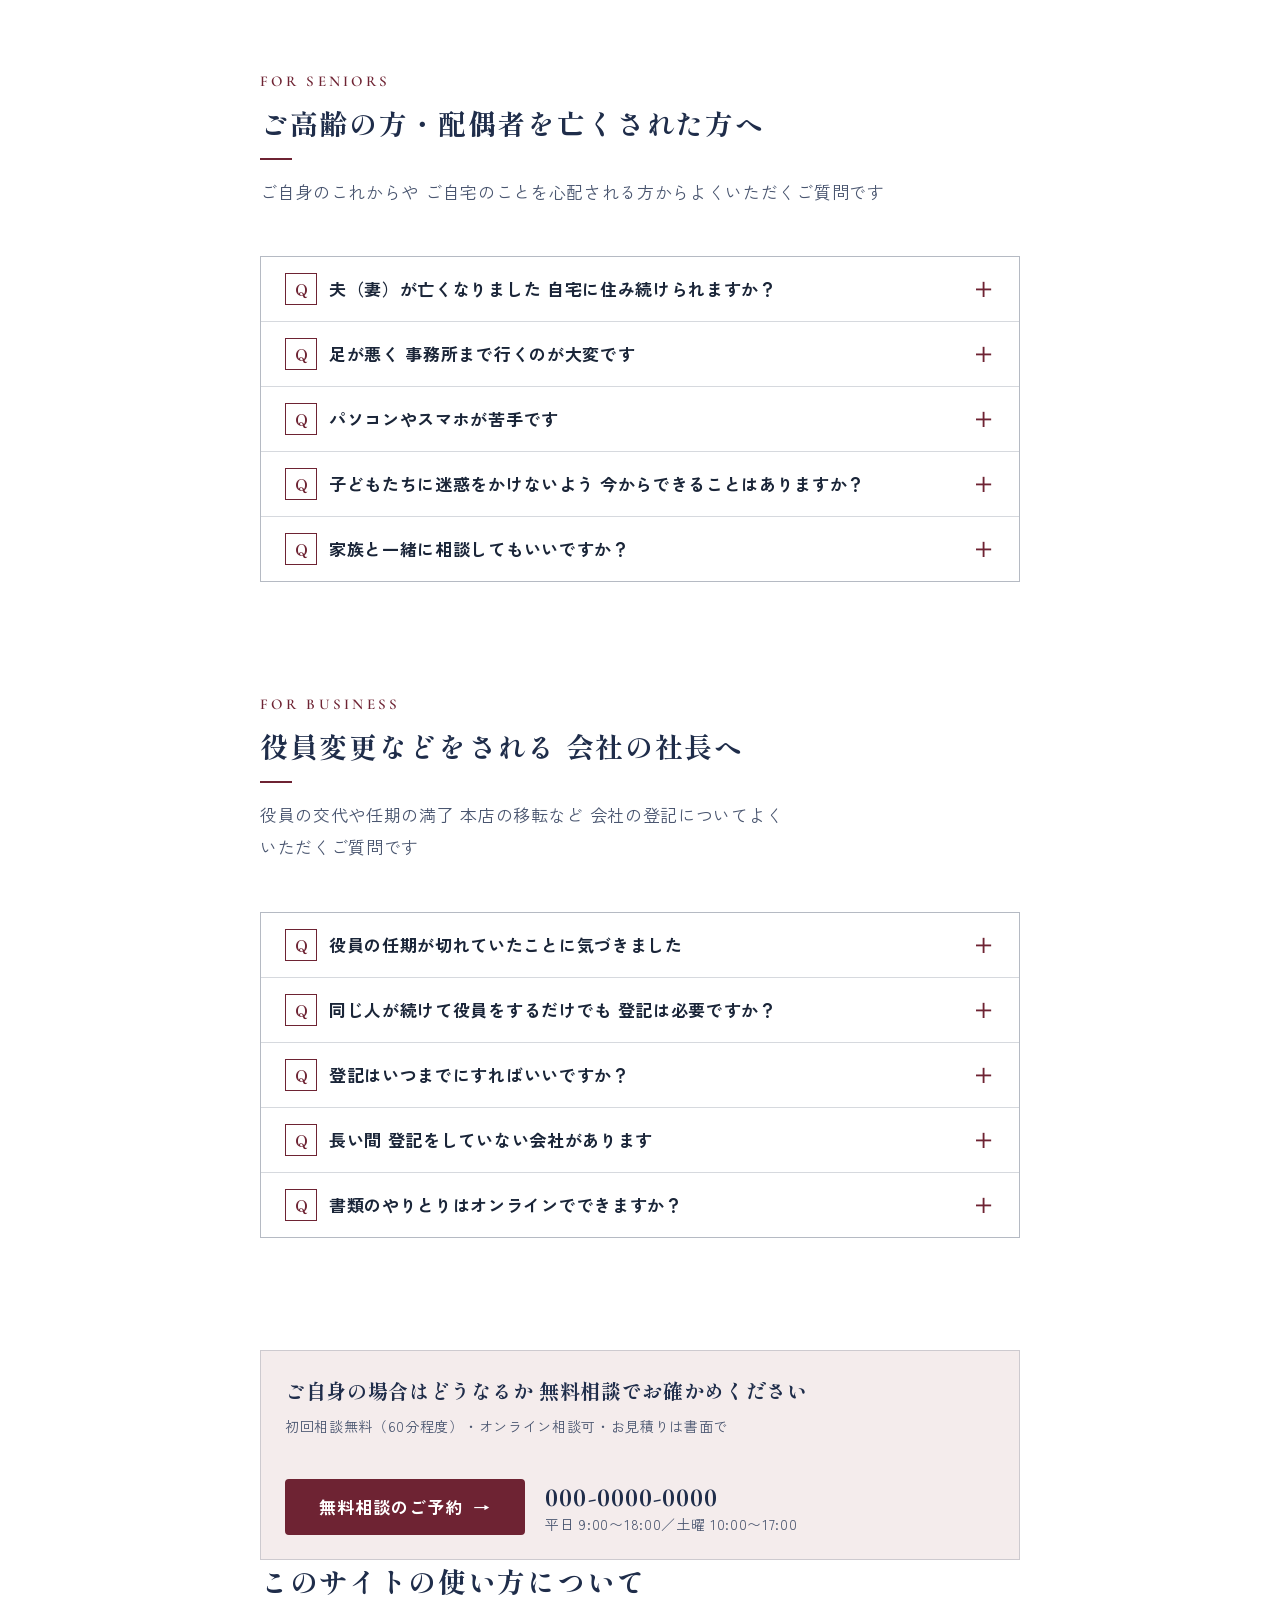
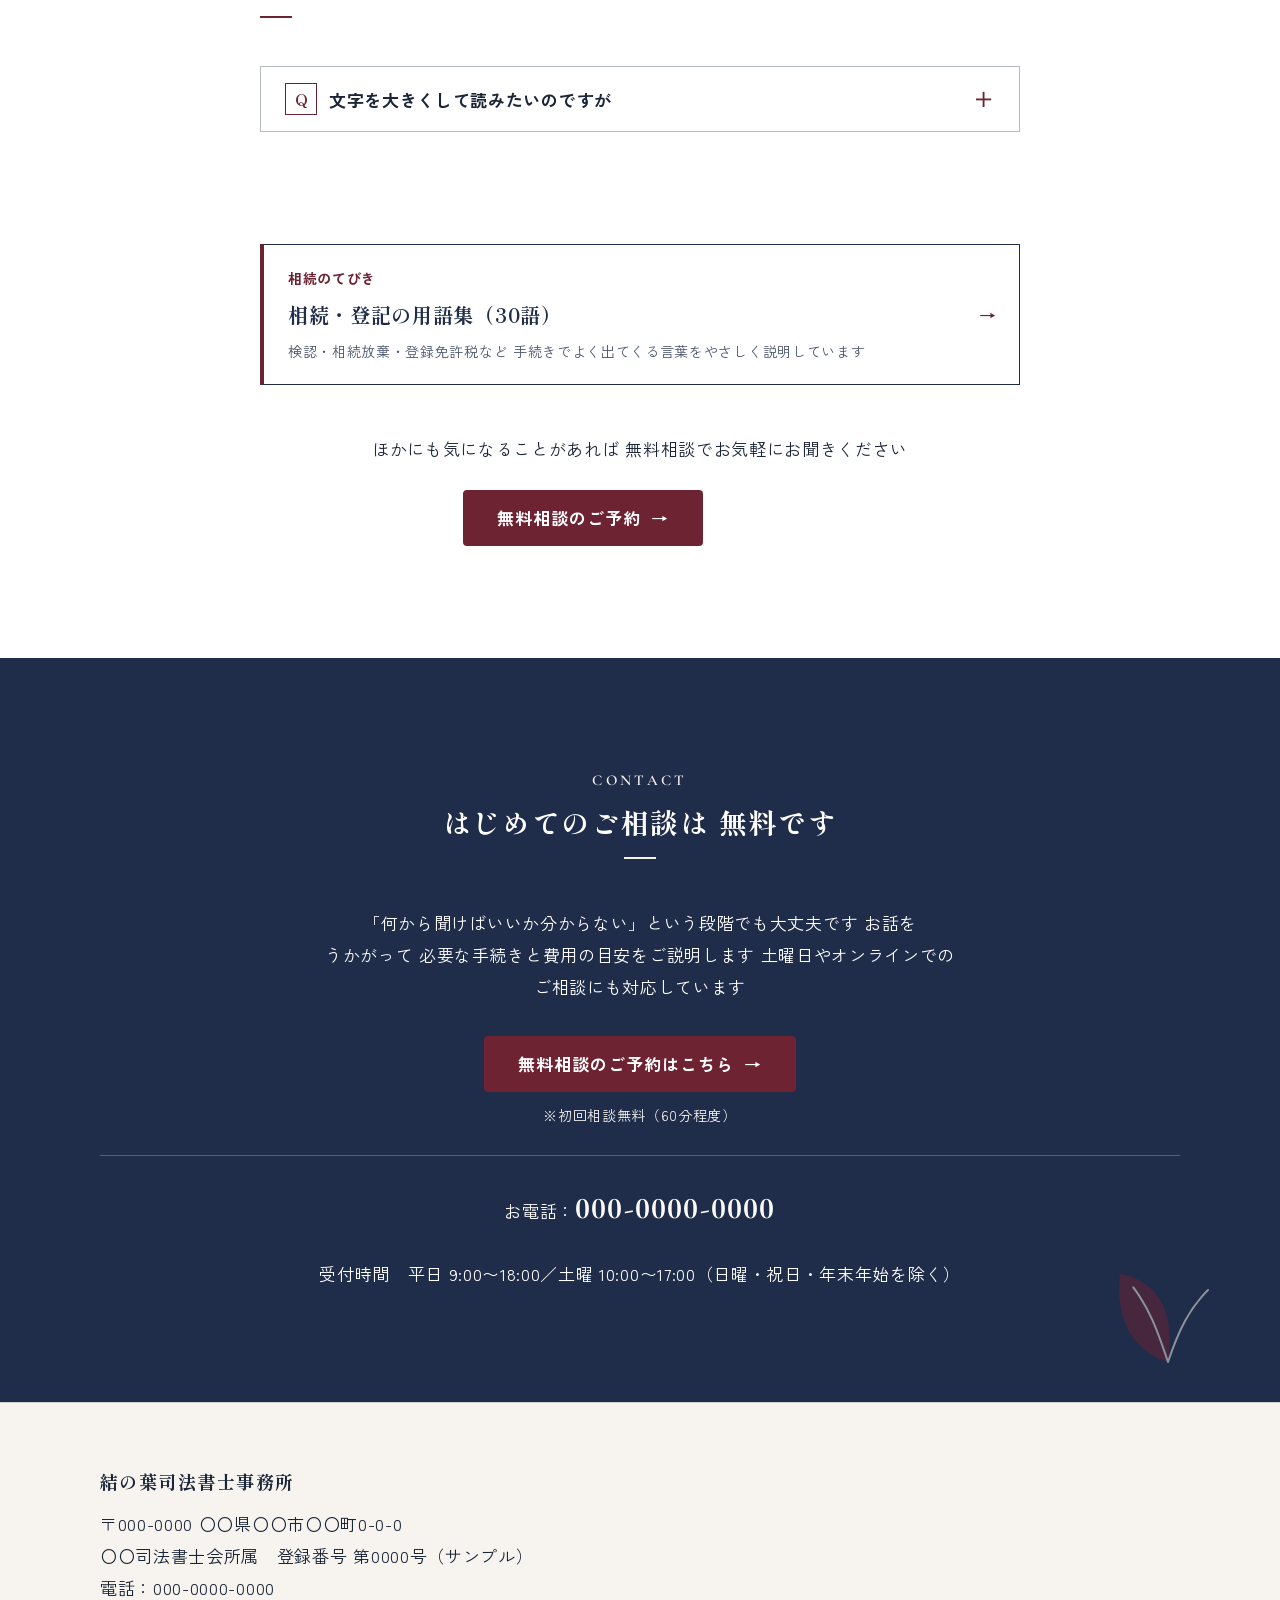
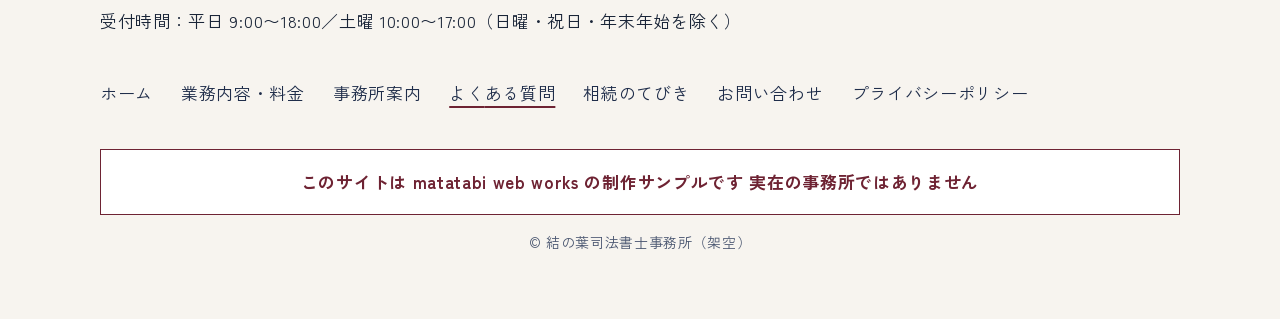
<file: faq.html>
<!DOCTYPE html>
<html lang="ja" data-moji="d">
<head>
  <meta charset="UTF-8">
  <meta name="viewport" content="width=device-width, initial-scale=1">
  <meta name="robots" content="noindex">
  <meta name="format-detection" content="telephone=no">
  <title>よくある質問｜結の葉司法書士事務所</title>
  <meta name="description" content="相談の方法や費用、相続登記や会社の登記の手続き、文字の大きさの変え方について、よくいただくご質問にお答えします。初回相談は無料（60分程度）、土曜・オンラインでのご相談も可能です。">
  <meta property="og:title" content="よくある質問｜結の葉司法書士事務所">
  <meta property="og:description" content="相談の方法や費用、相続登記や会社の登記の手続き、文字の大きさの変え方について、よくいただくご質問にお答えします。初回相談は無料（60分程度）、土曜・オンラインでのご相談も可能です。（制作サンプル・架空の事務所）">
  <meta property="og:type" content="article">
  <meta property="og:site_name" content="結の葉司法書士事務所（制作サンプル）">
  <meta property="og:locale" content="ja_JP">
  <meta name="theme-color" content="#1F2D4A">
  <link rel="icon" href="images/favicon.svg" type="image/svg+xml">
  <script>
    (function () {
      var d = document.documentElement;
      d.classList.add('js');
      try { if (localStorage.getItem('yuinoha-text-size') === 'large') { d.setAttribute('data-text-size', 'large'); } } catch (e) {}
    })();
  </script>
  <link rel="preconnect" href="https://fonts.googleapis.com">
  <link rel="preconnect" href="https://fonts.gstatic.com" crossorigin>
  <link rel="stylesheet" data-font="mincho" href="https://fonts.googleapis.com/css2?family=Shippori+Mincho:wght@700&amp;text=%2C-0123456789AHINOQUY%E2%9C%93%E3%80%81%E3%80%82%E3%80%9C%E3%81%82%E3%81%84%E3%81%86%E3%81%8A%E3%81%8B%E3%81%8D%E3%81%8F%E3%81%93%E3%81%94%E3%81%95%E3%81%98%E3%81%99%E3%81%9F%E3%81%A0%E3%81%A4%E3%81%A6%E3%81%A7%E3%81%A9%E3%81%AA%E3%81%AB%E3%81%AE%E3%81%AF%E3%81%B8%E3%81%BE%E3%82%81%E3%82%88%E3%82%89%E3%82%8B%E3%82%8C%E3%82%8D%E3%82%92%E3%82%93%E3%82%A4%E3%82%B5%E3%83%86%E3%83%88%E3%83%9E%E3%83%BB%E3%83%BC%E4%B8%96%E4%BA%8B%E4%BA%A1%E4%BB%A3%E4%BC%9A%E4%BD%BF%E5%81%B6%E5%86%86%E5%8B%99%E5%8F%B8%E5%90%88%E5%93%A1%E5%95%8F%E5%9C%9F%E5%A0%B4%E5%A3%AB%E5%A4%89%E5%AD%90%E5%B9%B4%E5%BD%B9%E6%89%80%E6%89%8B%E6%8E%A2%E6%96%99%E6%96%B9%E6%97%A5%E6%9B%B4%E6%9B%B8%E6%9C%88%E6%9C%A8%E6%B0%B4%E6%B3%95%E7%81%AB%E7%84%A1%E7%94%A8%E7%99%BB%E7%9B%B8%E7%A2%BA%E7%A4%BE%E7%AB%8B%E7%B5%90%E7%B6%9A%E8%80%85%E8%87%AA%E8%91%89%E8%A6%AA%E8%A8%98%E8%AA%9E%E8%AB%87%E8%B2%BB%E8%B3%AA%E8%BA%AB%E9%85%8D%E9%87%91%E9%95%B7%E9%9B%86%E9%AB%98%E9%BD%A2%EF%BC%88%EF%BC%89&amp;display=swap">
  <link rel="stylesheet" data-font="gothic" href="https://fonts.googleapis.com/css2?family=Zen+Kaku+Gothic+New:wght@400;700&amp;text=%22%23%25%26%28%29%2C-.%2F0123456789%3A%3C%3D%3EABCDEFHIJLMNOPQRSTUWY%5B%5D_abcdefghijklmnoprstuvwxyz%C2%A9%C3%97%E2%80%BB%E3%80%81%E3%80%82%E3%80%87%E3%80%8C%E3%80%8D%E3%80%92%E3%80%9C%E3%81%82%E3%81%84%E3%81%86%E3%81%88%E3%81%8A%E3%81%8B%E3%81%8C%E3%81%8D%E3%81%8E%E3%81%8F%E3%81%90%E3%81%91%E3%81%93%E3%81%94%E3%81%95%E3%81%97%E3%81%98%E3%81%99%E3%81%9A%E3%81%9B%E3%81%9D%E3%81%9E%E3%81%9F%E3%81%A0%E3%81%A1%E3%81%A3%E3%81%A4%E3%81%A5%E3%81%A6%E3%81%A7%E3%81%A8%E3%81%A9%E3%81%AA%E3%81%AB%E3%81%AE%E3%81%AF%E3%81%B0%E3%81%B3%E3%81%B6%E3%81%B8%E3%81%B9%E3%81%BB%E3%81%BE%E3%81%BF%E3%82%81%E3%82%82%E3%82%83%E3%82%84%E3%82%87%E3%82%88%E3%82%89%E3%82%8A%E3%82%8B%E3%82%8C%E3%82%8D%E3%82%8F%E3%82%92%E3%82%93%E3%82%A2%E3%82%A3%E3%82%A4%E3%82%A6%E3%82%A7%E3%82%AA%E3%82%AC%E3%82%AF%E3%82%B3%E3%82%B5%E3%82%B6%E3%82%B7%E3%82%B8%E3%82%B9%E3%82%BA%E3%82%BD%E3%82%BF%E3%83%81%E3%83%83%E3%83%86%E3%83%87%E3%83%88%E3%83%89%E3%83%8A%E3%83%8B%E3%83%90%E3%83%91%E3%83%93%E3%83%95%E3%83%96%E3%83%97%E3%83%9A%E3%83%9B%E3%83%9D%E3%83%9E%E3%83%A0%E3%83%A1%E3%83%A5%E3%83%A9%E3%83%AA%E3%83%AB%E3%83%AC%E3%83%B3%E3%83%BB%E3%83%BC%E4%B8%80%E4%B8%87%E4%B8%88%E4%B8%8A%E4%B8%8B%E4%B8%8D%E4%B8%8E%E4%B8%96%E4%B8%A6%E4%B8%AD%E4%BA%86%E4%BA%88%E4%BA%89%E4%BA%8B%E4%BA%A1%E4%BA%A4%E4%BA%BA%E4%BB%8A%E4%BB%95%E4%BB%98%E4%BB%A3%E4%BB%A5%E4%BB%BB%E4%BC%91%E4%BC%9A%E4%BC%9D%E4%BD%8E%E4%BD%8F%E4%BD%93%E4%BD%95%E4%BD%99%E4%BD%9C%E4%BD%BF%E4%BE%9D%E4%BE%A1%E4%BE%BF%E4%BF%82%E4%BF%9D%E4%BF%A1%E5%80%8B%E5%81%B6%E5%82%99%E5%82%AC%E5%84%84%E5%85%83%E5%85%8D%E5%85%A5%E5%85%A8%E5%85%AC%E5%85%B8%E5%86%85%E5%86%86%E5%87%BA%E5%88%86%E5%88%87%E5%88%9D%E5%88%A4%E5%88%A5%E5%88%B6%E5%89%87%E5%89%8D%E5%89%B2%E5%8A%9B%E5%8B%95%E5%8B%99%E5%8C%96%E5%8D%94%E5%8D%B0%E5%8E%9F%E5%8F%8E%E5%8F%96%E5%8F%97%E5%8F%A3%E5%8F%AF%E5%8F%B7%E5%8F%B8%E5%90%88%E5%90%8C%E5%90%8D%E5%90%AB%E5%91%8A%E5%93%A1%E5%95%8F%E5%9B%9E%E5%9B%B3%E5%9B%BA%E5%9B%BD%E5%9C%9F%E5%9C%A8%E5%9C%B0%E5%A0%B1%E5%A0%B4%E5%A3%AB%E5%A3%B2%E5%A4%89%E5%A4%96%E5%A4%9A%E5%A4%9C%E5%A4%A7%E5%A4%AB%E5%A5%91%E5%A6%BB%E5%A7%8B%E5%A7%94%E5%AD%90%E5%AD%97%E5%AE%85%E5%AE%89%E5%AE%9A%E5%AE%9F%E5%AE%B6%E5%AE%B9%E5%AF%84%E5%AF%BE%E5%B0%B1%E5%B1%80%E5%B1%8A%E5%B1%9E%E5%B8%82%E5%B8%8C%E5%B9%B3%E5%B9%B4%E5%BA%81%E5%BA%97%E5%BA%9C%E5%BA%A6%E5%BA%A7%E5%BC%81%E5%BC%8F%E5%BC%95%E5%BC%B1%E5%BD%93%E5%BD%A2%E5%BD%B9%E5%BE%8C%E5%BE%97%E5%BF%83%E5%BF%85%E5%BF%9C%E6%80%A0%E6%82%AA%E6%83%85%E6%83%91%E6%84%8F%E6%88%90%E6%88%B8%E6%88%BB%E6%89%80%E6%89%8B%E6%89%B1%E6%89%BF%E6%8A%9E%E6%8A%B5%E6%8A%B9%E6%8A%BC%E6%8C%81%E6%8E%A2%E6%93%8D%E6%94%BE%E6%94%BF%E6%95%A3%E6%95%B0%E6%96%87%E6%96%99%E6%96%AD%E6%96%B9%E6%97%8F%E6%97%A5%E6%97%A9%E6%98%8E%E6%99%82%E6%9A%AE%E6%9B%9C%E6%9B%B4%E6%9B%B8%E6%9C%80%E6%9C%88%E6%9C%89%E6%9C%9B%E6%9C%9F%E6%9C%A8%E6%9C%AB%E6%9C%AC%E6%9D%9F%E6%9E%B6%E6%A0%AA%E6%A1%88%E6%A3%84%E6%A4%9C%E6%A5%AD%E6%A8%99%E6%A8%A9%E6%AC%A1%E6%AC%BE%E6%AD%A2%E6%AD%A3%E6%AE%B5%E6%B0%8F%E6%B0%97%E6%B0%B4%E6%B1%82%E6%B1%BA%E6%B3%95%E6%B5%81%E6%B6%88%E6%B8%89%E6%B8%9B%E6%B8%A1%E6%BA%80%E6%BA%96%E7%81%AB%E7%82%B9%E7%84%A1%E7%89%B9%E7%8A%B6%E7%90%86%E7%94%9F%E7%94%A3%E7%94%A8%E7%94%B1%E7%94%B3%E7%94%BA%E7%94%BB%E7%95%AA%E7%95%B0%E7%99%BA%E7%99%BB%E7%9B%AE%E7%9B%B8%E7%9C%81%E7%9C%8C%E7%9F%A5%E7%A2%BA%E7%A4%BA%E7%A4%BE%E7%A5%9D%E7%A7%BB%E7%A8%8B%E7%A8%8E%E7%A8%AE%E7%A9%8D%E7%A9%BA%E7%AB%8B%E7%AC%AC%E7%AD%86%E7%AD%89%E7%AE%97%E7%AE%A1%E7%B0%BF%E7%B1%8D%E7%B4%84%E7%B4%8D%E7%B4%99%E7%B5%90%E7%B5%A1%E7%B6%99%E7%B6%9A%E7%B7%92%E7%BD%B2%E7%BE%A9%E8%80%85%E8%81%9E%E8%83%BD%E8%87%AA%E8%8B%A6%E8%91%89%E8%A1%8C%E8%A1%A8%E8%A3%95%E8%A6%81%E8%A6%8B%E8%A6%A7%E8%A6%AA%E8%A7%A3%E8%A8%80%E8%A8%88%E8%A8%98%E8%A8%AD%E8%A8%B1%E8%A8%BC%E8%A9%95%E8%A9%B1%E8%A9%B3%E8%AA%8D%E8%AA%9E%E8%AA%AC%E8%AA%AD%E8%AB%87%E8%AB%8B%E8%AD%B0%E8%AD%B7%E8%B1%A1%E8%B2%A1%E8%B2%BB%E8%B3%87%E8%B3%AA%E8%B4%88%E8%B6%8A%E8%B6%B3%E8%BA%AB%E8%BB%A2%E8%BB%BD%E8%BE%BC%E8%BF%B0%E8%BF%B7%E9%80%81%E9%80%94%E9%80%9A%E9%80%A3%E9%80%B1%E9%80%B2%E9%81%8E%E9%81%93%E9%81%A0%E9%81%B8%E9%81%BA%E9%83%B5%E9%83%BD%E9%85%8D%E9%85%AC%E9%87%8D%E9%87%91%E9%8A%80%E9%8C%B2%E9%91%91%E9%95%B7%E9%96%89%E9%96%8B%E9%96%93%E9%96%A2%E9%99%8D%E9%99%90%E9%99%A4%E9%9A%8E%E9%9A%9B%E9%9B%86%E9%9B%A2%E9%9B%BB%E9%9D%A2%E9%A0%85%E9%A0%86%E9%A0%90%E9%A0%BC%E9%A1%8D%E9%A1%98%E9%A1%9E%E9%AB%98%E9%BD%A2%EF%BC%88%EF%BC%89%EF%BC%8B%EF%BC%8F%EF%BC%9A%EF%BC%9F%EF%BD%9C&amp;display=swap">
  <link rel="stylesheet" data-font="accent" href="https://fonts.googleapis.com/css2?family=Cormorant+Garamond:wght@600&amp;text=%20%2C-0123456789ABCEFHILMNOQRSTUY&amp;display=swap">
  <link rel="stylesheet" href="css/style.css?v=20261031-4">
  <script src="js/main.js?v=20261008-42" defer></script>
  <script type="application/ld+json" data-jsonld>
{
  "@context": "https://schema.org",
  "@type": "FAQPage",
  "mainEntity": [
    {
      "@type": "Question",
      "name": "相談だけでも大丈夫ですか？",
      "acceptedAnswer": {
        "@type": "Answer",
        "text": "はい、大丈夫です。初回のご相談は無料（60分程度）で、ご相談のあとに無理にご依頼をおすすめすることはありません。「手続きが必要かどうか知りたい」という段階でもお気軽にどうぞ。"
      }
    },
    {
      "@type": "Question",
      "name": "土曜日や夜でも相談できますか？",
      "acceptedAnswer": {
        "@type": "Answer",
        "text": "土曜日は10:00〜17:00 にご相談をお受けしています。平日は9:00〜18:00 です。それ以外の時間をご希望の場合は、お問い合わせの際にご相談ください。"
      }
    },
    {
      "@type": "Question",
      "name": "事務所に行かずに相談できますか？",
      "acceptedAnswer": {
        "@type": "Answer",
        "text": "はい。ビデオ通話を使ったオンライン相談や、お電話でのご相談も可能です。ご本人確認のために、手続きの途中で一度お会いすることをお願いする場合があります。"
      }
    },
    {
      "@type": "Question",
      "name": "相談のときは何を用意すればいいですか？",
      "acceptedAnswer": {
        "@type": "Answer",
        "text": "特に準備がなくても大丈夫です。お手元に関係しそうな書類（登記簿、固定資産税の納税通知書、戸籍、銀行からの書類など）があれば、お持ちいただくとお話がスムーズです。"
      }
    },
    {
      "@type": "Question",
      "name": "費用はいつ分かりますか？",
      "acceptedAnswer": {
        "@type": "Answer",
        "text": "無料相談のあとに、司法書士の報酬と実費を分けたお見積りを書面でお出しします。金額にご納得いただいてから正式なご依頼となりますので、知らないうちに費用が発生することはありません。"
      }
    },
    {
      "@type": "Question",
      "name": "料金表の金額以外にかかる費用はありますか？",
      "acceptedAnswer": {
        "@type": "Answer",
        "text": "はい。登記のときに国に納める「登録免許税」と、戸籍や登記事項証明書などの取得費用、郵送費といった実費が別途かかります。登録免許税は不動産の評価額などで決まるため、お見積りの際に計算してあわせてご説明します。"
      }
    },
    {
      "@type": "Question",
      "name": "引っ越しで住所が変わりました。登記も必要ですか？",
      "acceptedAnswer": {
        "@type": "Answer",
        "text": "不動産をお持ちの場合は、必要です。2026年4月1日から、登記簿の住所や氏名が変わったときは、変わった日から2年以内に変更の登記をすることになりました。2026年4月1日より前に変わっていた場合は、2028年3月31日までが期限です。正当な理由なく怠ると、5万円以下の過料の対象になることがあります。 出典：法務省「住所等変更登記の義務化について」（確認日：2026年10月8日）。くわしい説明と料金の目安"
      }
    },
    {
      "@type": "Question",
      "name": "相続登記の期限を過ぎてしまいました。今からでもできますか？",
      "acceptedAnswer": {
        "@type": "Answer",
        "text": "はい、今からでも申請できます。相続登記は2024年4月1日から義務化され、正当な理由なく期限を過ぎると10万円以下の過料の対象になることがありますが、法務局からはまず申請をうながす連絡（催告）が届く流れとされています。気づいた時点で早めに進めるのが安心です。 出典：法務省「相続登記の申請義務化に関するQ&A」（確認日：2026年10月8日）。個別のご事情によって異なるため、詳しくはご相談ください。"
      }
    },
    {
      "@type": "Question",
      "name": "遠くにある不動産の登記も頼めますか？",
      "acceptedAnswer": {
        "@type": "Answer",
        "text": "はい。登記の申請はオンラインや郵送でも行えるため、不動産がほかの都道府県にあってもお受けできます。必要な書類のやりとりも、郵送やオンラインで進められます。"
      }
    },
    {
      "@type": "Question",
      "name": "相続税のことも相談できますか？",
      "acceptedAnswer": {
        "@type": "Answer",
        "text": "相続税の申告や税額の計算は税理士の業務のため、当事務所ではお受けできません。相続税がかかりそうな場合は、ご事情をうかがったうえで、信頼できる税理士をご案内し、登記の手続きと足並みをそろえて進めます。"
      }
    },
    {
      "@type": "Question",
      "name": "相続のことで家族ともめています。相談できますか？",
      "acceptedAnswer": {
        "@type": "Answer",
        "text": "相続人どうしで争いがある場合の交渉や代理は、弁護士の業務となります。その場合は、ご事情をうかがったうえで、弁護士へのご相談をおすすめしています。話し合いがまとまったあとの書類づくりや登記は、当事務所でお受けできます。"
      }
    },
    {
      "@type": "Question",
      "name": "実家から遠くに住んでいます。何度も通う必要がありますか？",
      "acceptedAnswer": {
        "@type": "Answer",
        "text": "多くの場合、通っていただく必要はありません。書類のやりとりは郵送やオンラインで進められ、登記の申請も当事務所から法務局へ行います。ご本人確認のために、手続きの途中で一度お会いするか、ビデオ通話でお話しする時間をいただきます。"
      }
    },
    {
      "@type": "Question",
      "name": "平日は仕事で動けません。",
      "acceptedAnswer": {
        "@type": "Answer",
        "text": "土曜日（10:00〜17:00）にもご相談をお受けしています。戸籍などの書類は、委任状をいただければ当事務所で取り寄せることもできますので、役所へ行く回数を減らせます。"
      }
    },
    {
      "@type": "Question",
      "name": "きょうだいと連絡が取りにくいのですが。",
      "acceptedAnswer": {
        "@type": "Answer",
        "text": "相続登記の多くの場面では、相続人全員の合意と署名・押印が必要です。書類の送り方や進める順番など、手続きの進め方はご相談いただけます。なお、相続人どうしで争いになっている場合の交渉や代理は弁護士の業務となるため、その場合は弁護士をご案内します。"
      }
    },
    {
      "@type": "Question",
      "name": "実家を売りたいのですが、名義が親のままです。",
      "acceptedAnswer": {
        "@type": "Answer",
        "text": "売る前に、まず相続登記で名義を相続人に変える必要があります。だれが受け継ぐかの話し合いから、登記まで順番にお手伝いします。売るときの税金のご相談は税理士の業務のため、必要に応じてご案内します。"
      }
    },
    {
      "@type": "Question",
      "name": "親の預金口座が止まってしまいました。",
      "acceptedAnswer": {
        "@type": "Answer",
        "text": "銀行の相続の手続きでは、戸籍の束や遺産分割協議書などを求められることが多いです。当事務所では、戸籍の代わりに使える「法定相続情報一覧図」の取得や、遺産分割協議書の作成をお手伝いできます。"
      }
    },
    {
      "@type": "Question",
      "name": "夫（妻）が亡くなりました。自宅に住み続けられますか？",
      "acceptedAnswer": {
        "@type": "Answer",
        "text": "住み続けられるかどうかは、遺言の有無や、相続人の話し合いの内容によって変わります。配偶者の方が自宅に住み続けるための制度もありますので、ご事情をうかがってから、分かりやすくご説明します。"
      }
    },
    {
      "@type": "Question",
      "name": "足が悪く、事務所まで行くのが大変です。",
      "acceptedAnswer": {
        "@type": "Answer",
        "text": "お電話やビデオ通話でもご相談いただけます。書類は郵送でやりとりできますので、何度もお越しいただく必要はありません。ご家族がそばにいらっしゃる場合は、一緒にお話を聞いていただいてかまいません。"
      }
    },
    {
      "@type": "Question",
      "name": "パソコンやスマホが苦手です。",
      "acceptedAnswer": {
        "@type": "Answer",
        "text": "ご予約はお電話で大丈夫です。書類はすべて紙でお送りし、記入する場所には印を付けてお渡しします。分からないところは、お電話で何度でもお聞きください。"
      }
    },
    {
      "@type": "Question",
      "name": "子どもたちに迷惑をかけないよう、今からできることはありますか？",
      "acceptedAnswer": {
        "@type": "Answer",
        "text": "たとえば、遺言書を作っておくこと、判断する力が弱くなったときに備えて任意後見の契約を結んでおくこと、財産の一覧を作っておくことなどがあります。どれが合うかはご事情によりますので、まずはお気持ちをお聞かせください。"
      }
    },
    {
      "@type": "Question",
      "name": "家族と一緒に相談してもいいですか？",
      "acceptedAnswer": {
        "@type": "Answer",
        "text": "はい、もちろんです。ただ、遺言や財産のことは、ご本人のお気持ちがいちばん大切です。そのため、ご本人とだけお話しする時間をいただく場合があります。"
      }
    },
    {
      "@type": "Question",
      "name": "役員の任期が切れていたことに気づきました。",
      "acceptedAnswer": {
        "@type": "Answer",
        "text": "気づいた時点で、できるだけ早く登記をすることをおすすめします。登記を長く放っておくと、代表者の方が過料（行政上のペナルティ）の対象になることがあります。まずは登記簿と定款を確かめて、必要な手続きをご案内します。"
      }
    },
    {
      "@type": "Question",
      "name": "同じ人が続けて役員をするだけでも、登記は必要ですか？",
      "acceptedAnswer": {
        "@type": "Answer",
        "text": "はい、必要です。同じ方が続けて就任する場合（重任）も、任期ごとに役員変更の登記をします。"
      }
    },
    {
      "@type": "Question",
      "name": "登記はいつまでにすればいいですか？",
      "acceptedAnswer": {
        "@type": "Answer",
        "text": "役員の変更や本店の移転などは、原則として、変更があった日から2週間以内に登記を申請することになっています。日程に余裕をもってご相談ください。"
      }
    },
    {
      "@type": "Question",
      "name": "長い間、登記をしていない会社があります。",
      "acceptedAnswer": {
        "@type": "Answer",
        "text": "株式会社の場合、最後の登記から12年たつと、法務局の手続きで解散したものとみなされることがあります。会社を続けるか、閉じるかも含めて、まずは登記簿を確かめるところからお手伝いします。"
      }
    },
    {
      "@type": "Question",
      "name": "書類のやりとりはオンラインでできますか？",
      "acceptedAnswer": {
        "@type": "Answer",
        "text": "はい。議事録などの書類の案を当事務所で作ってお送りし、押印したものを郵送していただく形で進められます。ご本人確認のための面談も、ビデオ通話で行えます。"
      }
    },
    {
      "@type": "Question",
      "name": "文字を大きくして読みたいのですが",
      "acceptedAnswer": {
        "@type": "Answer",
        "text": "ページの一番上にある「文字の大きさ」の「大」を押すと、サイト全体の文字が大きくなります。ほかのページに移っても、次にご覧になったときもそのまま続きます。 スマホやブラウザの設定でも文字を大きくできます。国のガイドブック（デジタル庁）では、どのサイトでも同じ操作で使えるその方法がすすめられています。このサイトはどちらの方法でも読みやすいように作っています。"
      }
    }
  ]
}
  </script>
</head>
<body class="has-fixed-cta">
  <a href="#main" class="skip-link">本文へ<wbr>移動</a>
  <div class="text-size-bar">
    <div class="container text-size-bar__inner">
      <p data-wrap="phrase" class="text-size-bar__tel"><span class="text-size-bar__tel-label">お電話</span><span class="text-size-bar__tel-num">000-0000-0000</span><span class="text-size-bar__tel-hours"><span class="nowrap">平日 9:00〜18:00</span>／<span class="nowrap">土曜 10:00〜17:00</span></span></p>
      <span class="text-size-bar__label" id="text-size-label">文字の<wbr>大きさ</span>
      <div class="text-size-bar__group" role="group" aria-labelledby="text-size-label">
        <button type="button" class="text-size-btn" data-text-size-btn="standard" aria-pressed="true">標準</button>
        <button type="button" class="text-size-btn text-size-btn--large" data-text-size-btn="large" aria-pressed="false">大</button>
      </div>
      <p class="visually-hidden" id="text-size-status" role="status"></p>
    </div>
  </div>
  <header class="site-header">
    <div class="container site-header__inner">
      <a href="index.html" class="site-logo">
        <img src="images/logo-mark.svg" alt="" width="30" height="30">
        <span class="site-logo__text"><span class="site-logo__kana" aria-hidden="true">YUINOHA</span><span class="site-logo__name">結の<wbr>葉<span class="site-logo__sub">司法書<wbr>士事務所</span></span></span>
      </a>
      <button type="button" class="header-icon header-icon--tel" data-sample-tel aria-describedby="header-call-status"><svg class="header-icon__svg" viewBox="0 0 24 24" width="22" height="22" aria-hidden="true" focusable="false"><path d="M6.6 3.5h3l1.5 4.2-2 1.4a12 12 0 0 0 5.8 5.8l1.4-2 4.2 1.5v3a2 2 0 0 1-2.2 2A16.8 16.8 0 0 1 4.6 5.7a2 2 0 0 1 2-2.2z" fill="none" stroke="currentColor" stroke-width="1.8" stroke-linejoin="round"/></svg><span class="header-icon__label">電話</span></button>
      <a href="contact.html" class="header-icon header-icon--consult"><svg class="header-icon__svg" viewBox="0 0 24 24" width="22" height="22" aria-hidden="true" focusable="false"><rect x="3.5" y="5" width="17" height="15.5" rx="1.5" fill="none" stroke="currentColor" stroke-width="1.8"/><path d="M3.5 9.5h17M8 3v4M16 3v4" fill="none" stroke="currentColor" stroke-width="1.8" stroke-linecap="round"/><path d="M8.5 14.5l2.3 2.3 4.7-4.7" fill="none" stroke="currentColor" stroke-width="1.8" stroke-linecap="round" stroke-linejoin="round"/></svg><span class="header-icon__label">相談</span><span class="visually-hidden"><wbr>（無料相談の<wbr>ご予約）</span></a>
      <button type="button" class="menu-toggle" aria-label="メニューを開く" aria-expanded="false" aria-controls="global-nav">
        <span class="menu-toggle__bars" aria-hidden="true"></span>
        <span class="menu-toggle__label" aria-hidden="true">メニュー</span>
      </button>
      <nav class="global-nav" id="global-nav" aria-label="メインメニュー">
        <ul class="global-nav__list">
          <li data-wrap="phrase"><a href="index.html"><span>ホーム</span></a></li>
          <li data-wrap="phrase"><a href="services.html"><span>業務内容・<wbr>料金</span></a></li>
          <li data-wrap="phrase"><a href="about.html"><span>事務所案内</span></a></li>
          <li data-wrap="phrase"><a href="faq.html" aria-current="page"><span>よく<wbr>ある<wbr>質問</span></a></li>
          <li data-wrap="phrase" class="global-nav__tel"><span class="header-tel"><span class="header-tel__label">お電話での<wbr>ご相談</span><span class="header-tel__num">000-0000-0000</span><span class="header-tel__hours"><span class="nowrap">平日 9:00〜18:00</span><span class="header-tel__sep">／</span><span class="nowrap">土曜 10:00〜17:00</span></span></span></li>
          <li data-wrap="phrase"><a href="contact.html" class="global-nav__contact"><span class="global-nav__label-sp">お問い合わせ</span><span class="global-nav__label-pc">無料相談の<wbr>ご予約</span></a></li>
        </ul>
        <p data-wrap="phrase" class="global-nav__cta"><a href="contact.html" class="btn btn--primary">無料相談の<wbr>ご予約</a></p>
      </nav>
    </div>
    <p class="header-call-status phrase-text" id="header-call-status" role="status"></p>
  </header>
  <main id="main" tabindex="-1">
    <div class="page-head">
      <div class="container page-head__inner">
        <nav class="breadcrumb" aria-label="パンくずリスト">
          <ol>
            <li data-wrap="phrase"><a href="index.html">ホーム</a></li>
            <li data-wrap="phrase"><span aria-current="page">よく<wbr>ある<wbr>質問</span></li>
          </ol>
        </nav>
        <span class="eyebrow" aria-hidden="true">FAQ</span>
        <h1 class="page-head__title">よく<wbr>ある<wbr>質問</h1>
        <p class="lead phrase-text">ご相談の<wbr>前に<wbr>よく<wbr>いただく<wbr>ご質問を<wbr>まとめました ここに<wbr>ないことも お気軽に<wbr>お問い合わせ<wbr>ください ページの<wbr>最後には<wbr><a href="guide.html#glossary" class="text-link">相続・登記の<wbr>用語集</a>も<wbr>あります</p>
      </div>
      <img src="images/leaf-deco.svg" alt="" width="120" height="120" class="page-head__deco">
    </div>

    <div class="section">
      <div class="container container--narrow">
        <nav class="faq-finder" aria-labelledby="faq-finder-title">
          <h2 class="faq-finder__title" id="faq-finder-title">立場から<wbr>探す</h2>
          <ul class="faq-finder__persona">
            <li data-wrap="phrase"><a href="#faq-children"><span class="faq-finder__who">親を<wbr>亡くされた<wbr>お子さん<wbr>世代の<wbr>方</span><span class="faq-finder__eg">遠方に<wbr>住んでいる<wbr>・<wbr>平日は<wbr>動けない</span></a></li>
            <li data-wrap="phrase"><a href="#faq-senior"><span class="faq-finder__who">ご高齢の<wbr>方・<wbr>配偶者を<wbr>亡くされた<wbr>方</span><span class="faq-finder__eg"><wbr>自宅の<wbr>こと・<wbr>これからの<wbr>備え</span></a></li>
            <li data-wrap="phrase"><a href="#faq-company"><span class="faq-finder__who">役員変更などを<wbr>される<wbr>社長</span><span class="faq-finder__eg">任期・<wbr>期限・<wbr>長く<wbr>登記していない</span></a></li>
          </ul>
          <h2 class="faq-finder__title">テーマから<wbr>探す</h2>
          <ul class="faq-finder__topics">
            <li data-wrap="phrase"><a href="#faq-consult">ご相談に<wbr>ついて</a></li>
            <li data-wrap="phrase"><a href="#faq-fee">費用に<wbr>ついて</a></li>
            <li data-wrap="phrase"><a href="#faq-procedure">手続きに<wbr>ついて</a></li>
            <li data-wrap="phrase"><a href="#faq-site">サイトの<wbr>使い方</a></li>
            <li data-wrap="phrase"><a href="guide.html">相続の<wbr>てびき</a></li>
            <li data-wrap="phrase"><a href="address-change.html">住所変更登記の<wbr>義務化</a></li>
          </ul>
        </nav>

        <section class="faq-group" aria-labelledby="faq-consult">
          <div class="section-head reveal">
            <h2 class="section-title" id="faq-consult">ご相談に<wbr>ついて</h2>
          </div>
          <div class="faq-list reveal">
            <details class="faq-item">
              <summary><span class="faq-mark faq-mark--q" aria-hidden="true">Q</span><span>相談だけでも<wbr>大丈夫ですか？</span></summary>
              <div class="faq-answer">
                <span class="faq-mark faq-mark--a" aria-hidden="true">A</span>
                <div class="faq-answer__body"><p class="phrase-text">は<wbr>い 大丈夫です 初回の<wbr>ご相談は<wbr>無料<wbr>（60分程度）で ご相談の<wbr>あとに<wbr>無理に<wbr>ご依頼を<wbr>おすすめする<wbr>ことは<wbr>ありません 「手続きが<wbr>必要か<wbr>どうか<wbr>知りたい」と<wbr>いう<wbr>段階でも<wbr>お気軽に<wbr>どうぞ</p></div>
              </div>
            </details>
            <details class="faq-item">
              <summary><span class="faq-mark faq-mark--q" aria-hidden="true">Q</span><span>土曜日や<wbr>夜でも<wbr>相談できますか？</span></summary>
              <div class="faq-answer">
                <span class="faq-mark faq-mark--a" aria-hidden="true">A</span>
                <div class="faq-answer__body"><p class="phrase-text">土曜日は<wbr><span class="nowrap">10:00〜17:00</span>&nbsp;に<wbr>ご相談を<wbr>お受けしています 平日は<wbr><span class="nowrap">9:00〜18:00</span>&nbsp;です それ以外の<wbr>時間を<wbr>ご希望の<wbr>場合は お問い合わせの<wbr>際に<wbr>ご相談ください</p></div>
              </div>
            </details>
            <details class="faq-item">
              <summary><span class="faq-mark faq-mark--q" aria-hidden="true">Q</span><span>事務所に<wbr>行かずに<wbr>相談できますか？</span></summary>
              <div class="faq-answer">
                <span class="faq-mark faq-mark--a" aria-hidden="true">A</span>
                <div class="faq-answer__body"><p class="phrase-text">は<wbr>い ビデオ<wbr>通話を<wbr>使った<wbr>オンライン<wbr>相談や お電話での<wbr>ご相談も<wbr>可能です ご本人確認の<wbr>ために 手続きの<wbr>途中で<wbr>一度<wbr>お会いする<wbr>ことを<wbr>お願いする<wbr>場合が<wbr>あります</p></div>
              </div>
            </details>
            <details class="faq-item">
              <summary><span class="faq-mark faq-mark--q" aria-hidden="true">Q</span><span>相談の<wbr>ときは<wbr>何を<wbr>用意すれば<wbr>いいですか？</span></summary>
              <div class="faq-answer">
                <span class="faq-mark faq-mark--a" aria-hidden="true">A</span>
                <div class="faq-answer__body"><p class="phrase-text">特に<wbr>準備が<wbr>なくても<wbr>大丈夫です お手元に<wbr>関係しそうな<wbr>書類<wbr>（登記簿 固定資産税の<wbr>納税通知書 戸籍 銀行からの<wbr>書類など）が<wbr>あれば お持ちいただくと<wbr>お話が<wbr>スムーズです</p></div>
              </div>
            </details>
          </div>
        </section>

        <section class="faq-group" aria-labelledby="faq-fee">
          <div class="section-head reveal">
            <h2 class="section-title" id="faq-fee">費用に<wbr>ついて</h2>
          </div>
          <div class="faq-list reveal">
            <details class="faq-item">
              <summary><span class="faq-mark faq-mark--q" aria-hidden="true">Q</span><span>費用は<wbr>いつ<wbr>分かりますか？</span></summary>
              <div class="faq-answer">
                <span class="faq-mark faq-mark--a" aria-hidden="true">A</span>
                <div class="faq-answer__body"><p class="phrase-text">無料相談の<wbr>あとに 司法書士の<wbr>報酬と<wbr>実費を<wbr>分けた<wbr>お見積りを<wbr>書面で<wbr>お出しします 金額に<wbr>ご納得<wbr>いただいてから<wbr>正式な<wbr>ご依頼と<wbr>なりますので 知らない<wbr>うちに<wbr>費用が<wbr>発生する<wbr>ことは<wbr>ありません</p></div>
              </div>
            </details>
            <details class="faq-item">
              <summary><span class="faq-mark faq-mark--q" aria-hidden="true">Q</span><span>料金表の<wbr>金額以外に<wbr>かかる<wbr>費用は<wbr>ありますか？</span></summary>
              <div class="faq-answer">
                <span class="faq-mark faq-mark--a" aria-hidden="true">A</span>
                <div class="faq-answer__body"><p class="phrase-text">は<wbr>い 登記の<wbr>ときに<wbr>国に<wbr>納める<wbr>「登録免許税」と 戸籍や<wbr>登記事項証明書などの<wbr>取得費用 郵送費<wbr>と<wbr>いった<wbr>実費が<wbr>別途かかります 登録免許税は<wbr>不動産の<wbr>評価額などで<wbr>決まる<wbr>ため お見積りの<wbr>際に<wbr>計算して<wbr>あわせて<wbr>ご説明します</p></div>
              </div>
            </details>
          </div>
        </section>

        <section class="faq-group" aria-labelledby="faq-procedure">
          <div class="section-head reveal">
            <h2 class="section-title" id="faq-procedure">手続きに<wbr>ついて</h2>
          </div>
          <div class="faq-list reveal">
            <details class="faq-item">
              <summary><span class="faq-mark faq-mark--q" aria-hidden="true">Q</span><span><wbr>引っ越しで<wbr>住所が<wbr>変わりました 登記も<wbr>必要ですか？</span></summary>
              <div class="faq-answer">
                <span class="faq-mark faq-mark--a" aria-hidden="true">A</span>
                <div class="faq-answer__body">
                  <p>不動産を<wbr>お持ちの<wbr>場合は 必要です 2026年4月1日から 登記簿の<wbr>住所や<wbr>氏名が<wbr>変わった<wbr>ときは 変わった<wbr>日から<wbr>2年以内に<wbr>変更の<wbr>登記を<wbr>する<wbr>ことになりました 2026年4月1日より<wbr>前に<wbr>変わっていた<wbr>場合は 2028年3月31日までが<wbr>期限です 正当な<wbr>理由なく<wbr>怠ると 5万円以下の<wbr>過料の<wbr>対象に<wbr>なることがあります</p>
                  <p data-wrap="phrase" class="note">出典：法務省<wbr>「住所等変更登記の<wbr>義務化に<wbr>ついて」<wbr>（確認日：2026年10月8日） <a href="address-change.html" class="text-link"><wbr>くわしい<wbr>説明と<wbr>料金の<wbr>目安</a></p>
                </div>
              </div>
            </details>
            <details class="faq-item">
              <summary><span class="faq-mark faq-mark--q" aria-hidden="true">Q</span><span>相続登記の<wbr>期限を<wbr>過ぎて<wbr>しまいました 今からでも<wbr>できますか？</span></summary>
              <div class="faq-answer">
                <span class="faq-mark faq-mark--a" aria-hidden="true">A</span>
                <div class="faq-answer__body">
                  <p class="phrase-text">は<wbr>い 今からでも<wbr>申請できます 相続登記は<wbr>2024年4月1日から<wbr>義務化され 正当な<wbr>理由なく<wbr>期限を<wbr>過ぎると<wbr>10万円以下の<wbr>過料の<wbr>対象に<wbr>なる<wbr>ことが<wbr>ありますが 法務<wbr>局からは<wbr>まず<wbr>申請を<wbr>うなが<wbr>す<wbr>連絡<wbr>（催告）が<wbr>届く<wbr>流れと<wbr>されています 気づいた<wbr>時点で<wbr>早めに<wbr>進めるのが<wbr>安心です</p>
                  <p class="phrase-text note">出典：法務省<wbr>「相続登記の<wbr>申請義務化に<wbr>関する<wbr>Q&amp;A」<wbr>（確認日：2026年10月8日） 個別の<wbr>ご事情に<wbr>よって<wbr>異なる<wbr>ため 詳しくは<wbr>ご相談ください</p>
                </div>
              </div>
            </details>
            <details class="faq-item">
              <summary><span class="faq-mark faq-mark--q" aria-hidden="true">Q</span><span>遠くに<wbr>ある<wbr>不動産の<wbr>登記も<wbr>頼めますか？</span></summary>
              <div class="faq-answer">
                <span class="faq-mark faq-mark--a" aria-hidden="true">A</span>
                <div class="faq-answer__body"><p class="phrase-text">は<wbr>い 登記の<wbr>申請は<wbr>オンラインや<wbr>郵送でも<wbr>行える<wbr>ため 不動産が<wbr>ほかの<wbr>都道府県に<wbr>あっても<wbr>お受けできます 必要な<wbr>書類の<wbr>やりとりも 郵送や<wbr>オンラインで<wbr>進められます</p></div>
              </div>
            </details>
            <details class="faq-item">
              <summary><span class="faq-mark faq-mark--q" aria-hidden="true">Q</span><span>相続税の<wbr>ことも<wbr>相談できますか？</span></summary>
              <div class="faq-answer">
                <span class="faq-mark faq-mark--a" aria-hidden="true">A</span>
                <div class="faq-answer__body"><p class="phrase-text">相続税の<wbr>申告や<wbr>税額の<wbr>計算は<wbr>税理士の<wbr>業務の<wbr>ため 当事務所では<wbr>お受けできません 相続税が<wbr>かかりそうな<wbr>場合は ご事情を<wbr>うかがった<wbr>うえで 信頼できる<wbr>税理士を<wbr>ご案内し 登記の<wbr>手続きと<wbr>足並みを<wbr>そろえて<wbr>進めます</p></div>
              </div>
            </details>
            <details class="faq-item">
              <summary><span class="faq-mark faq-mark--q" aria-hidden="true">Q</span><span>相続の<wbr>ことで<wbr>家族と<wbr>もめています 相談できますか？</span></summary>
              <div class="faq-answer">
                <span class="faq-mark faq-mark--a" aria-hidden="true">A</span>
                <div class="faq-answer__body"><p class="phrase-text">相続人<wbr>どうしで<wbr>争いが<wbr>ある<wbr>場合の<wbr>交渉や<wbr>代理は 弁護士の<wbr>業務と<wbr>なります その<wbr>場合は ご事情を<wbr>うかがった<wbr>うえで 弁護士への<wbr>ご相談を<wbr>おすすめしています 話し合いが<wbr>まとまった<wbr>あとの<wbr>書類づくりや<wbr>登記は 当事務所で<wbr>お受けできます</p></div>
              </div>
            </details>
          </div>
        </section>

        <section class="faq-group faq-group--persona" id="faq-children-section" aria-labelledby="faq-children">
          <div class="section-head reveal">
            <span class="eyebrow" aria-hidden="true">FOR FAMILY</span>
            <h2 data-clauses="1" class="section-title" id="faq-children"><span class="kc">親を<wbr>亡くされた</span> <span class="kc"><wbr>お子さん<wbr>世代の<wbr>方へ</span></h2>
            <p data-wrap="phrase" class="faq-group__lead">実家から<wbr>離れて<wbr>暮らしている<wbr>方 お仕事で<wbr>平日に<wbr>動きにくい方から<wbr>よく<wbr>いただく<wbr>ご質問です</p>
          </div>
          <div class="faq-list reveal">
            <details class="faq-item">
              <summary><span class="faq-mark faq-mark--q" aria-hidden="true">Q</span><span>実家から<wbr>遠くに<wbr>住んでいます 何度も<wbr>通う<wbr>必要が<wbr>ありますか？</span></summary>
              <div class="faq-answer">
                <span class="faq-mark faq-mark--a" aria-hidden="true">A</span>
                <div class="faq-answer__body"><p>多くの<wbr>場合 通っていただく<wbr>必要は<wbr>ありません 書類の<wbr>やりとりは<wbr>郵送や<wbr>オンラインで<wbr>進められ 登記の<wbr>申請も<wbr>当事務所から<wbr>法務局へ<wbr>行います ご本人確認の<wbr>ために 手続きの<wbr>途中で<wbr>一度<wbr>お会いするか ビデオ通話で<wbr>お話しする<wbr>時間を<wbr>いただきます</p></div>
              </div>
            </details>
            <details class="faq-item">
              <summary><span class="faq-mark faq-mark--q" aria-hidden="true">Q</span><span>平日は<wbr>仕事で<wbr>動けません</span></summary>
              <div class="faq-answer">
                <span class="faq-mark faq-mark--a" aria-hidden="true">A</span>
                <div class="faq-answer__body"><p>土曜日<wbr>（10:00〜17:00）にも<wbr>ご相談を<wbr>お受けしています 戸籍などの<wbr>書類は 委任状を<wbr>いただければ<wbr>当事務所で<wbr>取り寄せる<wbr>こともできますので 役所へ<wbr>行く<wbr>回数を<wbr>減らせます</p></div>
              </div>
            </details>
            <details class="faq-item">
              <summary><span class="faq-mark faq-mark--q" aria-hidden="true">Q</span><span>きょうだいと<wbr>連絡が<wbr>取りに<wbr>くいのですが</span></summary>
              <div class="faq-answer">
                <span class="faq-mark faq-mark--a" aria-hidden="true">A</span>
                <div class="faq-answer__body"><p>相続登記の<wbr>多くの<wbr>場面では 相続人全員の<wbr>合意と<wbr>署名・押印が<wbr>必要です 書類の<wbr>送り方や<wbr>進める<wbr>順番など 手続きの<wbr>進め方は<wbr>ご相談いただけます な<wbr>お 相続人どうしで<wbr>争いに<wbr>なっている<wbr>場合の<wbr>交渉や<wbr>代理は<wbr>弁護士の<wbr>業務と<wbr>なる<wbr>ため その<wbr>場合は<wbr>弁護士を<wbr>ご案内します</p></div>
              </div>
            </details>
            <details class="faq-item">
              <summary><span class="faq-mark faq-mark--q" aria-hidden="true">Q</span><span>実家を<wbr>売りたいのですが 名義が<wbr>親の<wbr>ままです</span></summary>
              <div class="faq-answer">
                <span class="faq-mark faq-mark--a" aria-hidden="true">A</span>
                <div class="faq-answer__body"><p>売る<wbr>前に まず<wbr>相続登記で<wbr>名義を<wbr>相続人に<wbr>変える<wbr>必要が<wbr>あります だれが<wbr>受け継ぐかの<wbr>話し合いから 登記まで<wbr>順番に<wbr>お手伝いします 売る<wbr>ときの<wbr>税金の<wbr>ご相談は<wbr>税理士の<wbr>業務の<wbr>ため 必要に<wbr>応じて<wbr>ご案内します</p></div>
              </div>
            </details>
            <details class="faq-item">
              <summary><span class="faq-mark faq-mark--q" aria-hidden="true">Q</span><span>親の<wbr>預金口座が<wbr>止まって<wbr>しまいました</span></summary>
              <div class="faq-answer">
                <span class="faq-mark faq-mark--a" aria-hidden="true">A</span>
                <div class="faq-answer__body"><p>銀行の<wbr>相続の<wbr>手続きでは 戸籍の<wbr>束や<wbr>遺産分<wbr>割協議書などを<wbr>求められる<wbr>ことが<wbr>多いです 当事務所では 戸籍の<wbr>代わりに<wbr>使える<wbr>「法定相続情報<wbr>一覧図」の<wbr>取得や 遺産分<wbr>割協議書の<wbr>作成を<wbr>お手伝いできます</p></div>
              </div>
            </details>
          </div>
        </section>

        <section class="faq-group faq-group--persona" id="faq-senior-section" aria-labelledby="faq-senior">
          <div class="section-head reveal">
            <span class="eyebrow" aria-hidden="true">FOR SENIORS</span>
            <h2 class="section-title" id="faq-senior">ご高齢の<wbr>方・<wbr>配偶者を<wbr>亡くされた<wbr>方へ</h2>
            <p data-wrap="phrase" class="faq-group__lead">ご自身の<wbr>これから<wbr>や ご自宅の<wbr>ことを<wbr>心配される<wbr>方から<wbr>よく<wbr>いただく<wbr>ご質問です</p>
          </div>
          <div class="faq-list reveal">
            <details class="faq-item">
              <summary><span class="faq-mark faq-mark--q" aria-hidden="true">Q</span><span>夫<wbr>（妻）が<wbr>亡くなりました 自宅に<wbr>住み続けられますか？</span></summary>
              <div class="faq-answer">
                <span class="faq-mark faq-mark--a" aria-hidden="true">A</span>
                <div class="faq-answer__body"><p>住み続けられるかどうかは 遺言の<wbr>有無や 相続人の<wbr>話し合いの<wbr>内容に<wbr>よって<wbr>変わります 配偶者の<wbr>方が<wbr>自宅に<wbr>住み続ける<wbr>ための<wbr>制度も<wbr>ありますので ご事情を<wbr>うかがってから 分かりやすく<wbr>ご説明します</p></div>
              </div>
            </details>
            <details class="faq-item">
              <summary><span class="faq-mark faq-mark--q" aria-hidden="true">Q</span><span>足が<wbr>悪く 事務所まで<wbr>行くのが<wbr>大変です</span></summary>
              <div class="faq-answer">
                <span class="faq-mark faq-mark--a" aria-hidden="true">A</span>
                <div class="faq-answer__body"><p>お電話や<wbr>ビデオ通話でも<wbr>ご相談いただけます 書類は<wbr>郵送で<wbr>やりとりできますので 何度も<wbr>お越しいただく<wbr>必要は<wbr>ありません ご家族が<wbr>そばに<wbr>いらっしゃる<wbr>場合は 一緒に<wbr>お話を<wbr>聞いていただいてかまいません</p></div>
              </div>
            </details>
            <details class="faq-item">
              <summary><span class="faq-mark faq-mark--q" aria-hidden="true">Q</span><span>パソコンや<wbr>スマホが<wbr>苦手です</span></summary>
              <div class="faq-answer">
                <span class="faq-mark faq-mark--a" aria-hidden="true">A</span>
                <div class="faq-answer__body"><p>ご予約は<wbr>お電話で<wbr>大丈夫です 書類は<wbr>すべて<wbr>紙で<wbr>お送りし 記入する<wbr>場所には<wbr>印を<wbr>付けて<wbr>お渡しします 分からない<wbr>ところは お電話で<wbr>何度でも<wbr>お聞きください</p></div>
              </div>
            </details>
            <details class="faq-item">
              <summary><span class="faq-mark faq-mark--q" aria-hidden="true">Q</span><span>子ども<wbr>たちに<wbr>迷惑を<wbr>かけないよう 今から<wbr>できる<wbr>ことは<wbr>ありますか？</span></summary>
              <div class="faq-answer">
                <span class="faq-mark faq-mark--a" aria-hidden="true">A</span>
                <div class="faq-answer__body"><p>たとえば 遺言書を<wbr>作って<wbr>おく<wbr>こと 判断する<wbr>力が<wbr>弱くなった<wbr>ときに<wbr>備えて<wbr>任意後<wbr>見の<wbr>契約を<wbr>結んで<wbr>おく<wbr>こと 財産の<wbr>一覧を<wbr>作って<wbr>おく<wbr>ことなどが<wbr>あります どれが<wbr>合うかは<wbr>ご事情に<wbr>よりますので まずは<wbr>お気持ちを<wbr>お聞かせ<wbr>ください</p></div>
              </div>
            </details>
            <details class="faq-item">
              <summary><span class="faq-mark faq-mark--q" aria-hidden="true">Q</span><span>家族と<wbr>一緒に<wbr>相談しても<wbr>いいですか？</span></summary>
              <div class="faq-answer">
                <span class="faq-mark faq-mark--a" aria-hidden="true">A</span>
                <div class="faq-answer__body"><p>は<wbr>い もちろんです ただ 遺言や<wbr>財産の<wbr>ことは ご本人の<wbr>お気持ちが<wbr>いちばん大切です その<wbr>ため ご本人とだけ<wbr>お話しする<wbr>時間を<wbr>いただく<wbr>場合が<wbr>あります</p></div>
              </div>
            </details>
          </div>
        </section>

        <section class="faq-group faq-group--persona" id="faq-company-section" aria-labelledby="faq-company">
          <div class="section-head reveal">
            <span class="eyebrow" aria-hidden="true">FOR BUSINESS</span>
            <h2 data-clauses="1" class="section-title" id="faq-company"><span class="kc">役員変更などを<wbr>される</span> <span class="kc"><wbr>会社の<wbr>社長へ</span></h2>
            <p data-wrap="phrase" class="faq-group__lead">役員の<wbr>交代や<wbr>任期の<wbr>満了 本店の<wbr>移転など 会社の<wbr>登記に<wbr>ついて<wbr>よく<wbr>いただく<wbr>ご質問です</p>
          </div>
          <div class="faq-list reveal">
            <details class="faq-item">
              <summary><span class="faq-mark faq-mark--q" aria-hidden="true">Q</span><span>役員の<wbr>任期が<wbr>切れていたことに<wbr>気づきました</span></summary>
              <div class="faq-answer">
                <span class="faq-mark faq-mark--a" aria-hidden="true">A</span>
                <div class="faq-answer__body"><p>気づいた<wbr>時点で できるだけ<wbr>早く<wbr>登記を<wbr>する<wbr>ことを<wbr>おすすめします 登記を<wbr>長く<wbr>放っておくと 代表者の<wbr>方が<wbr>過料<wbr>（行政上の<wbr>ペナルティ）の<wbr>対象に<wbr>なることがあります まずは<wbr>登記簿と<wbr>定款を<wbr>確かめて 必要な<wbr>手続きを<wbr>ご案内します</p></div>
              </div>
            </details>
            <details class="faq-item">
              <summary><span class="faq-mark faq-mark--q" aria-hidden="true">Q</span><span>同じ<wbr>人が<wbr>続けて<wbr>役員を<wbr>するだけでも 登記は<wbr>必要ですか？</span></summary>
              <div class="faq-answer">
                <span class="faq-mark faq-mark--a" aria-hidden="true">A</span>
                <div class="faq-answer__body"><p data-clauses="1" data-wrap="phrase"><span class="kc">は<wbr>い 必要です</span> <span class="kc"><wbr>同じ<wbr>方が<wbr>続けて<wbr>就任する<wbr>場合<wbr>（重任）も 任期ごとに<wbr>役員変更の<wbr>登記を<wbr>します</span></p></div>
              </div>
            </details>
            <details class="faq-item">
              <summary><span class="faq-mark faq-mark--q" aria-hidden="true">Q</span><span>登記は<wbr>いつまでに<wbr>すれば<wbr>いいですか？</span></summary>
              <div class="faq-answer">
                <span class="faq-mark faq-mark--a" aria-hidden="true">A</span>
                <div class="faq-answer__body"><p>役員の<wbr>変更や<wbr>本店の<wbr>移転などは 原則と<wbr>して 変更が<wbr>あった<wbr>日から<wbr>2週間以内に<wbr>登記を<wbr>申請する<wbr>ことになっています 日程に<wbr>余裕を<wbr>もって<wbr>ご相談ください</p></div>
              </div>
            </details>
            <details class="faq-item">
              <summary><span class="faq-mark faq-mark--q" aria-hidden="true">Q</span><span>長い<wbr>間 登記を<wbr>していない<wbr>会社が<wbr>あります</span></summary>
              <div class="faq-answer">
                <span class="faq-mark faq-mark--a" aria-hidden="true">A</span>
                <div class="faq-answer__body"><p>株式会社の<wbr>場合 最後の<wbr>登記から<wbr>12年たつと 法務局の<wbr>手続きで<wbr>解散した<wbr>ものと<wbr>みなされる<wbr>ことがあります 会社を<wbr>続けるか 閉じるかも<wbr>含めて まずは<wbr>登記簿を<wbr>確かめる<wbr>ところから<wbr>お手伝いします</p></div>
              </div>
            </details>
            <details class="faq-item">
              <summary><span class="faq-mark faq-mark--q" aria-hidden="true">Q</span><span>書類の<wbr>やりとりは<wbr>オンラインで<wbr>できますか？</span></summary>
              <div class="faq-answer">
                <span class="faq-mark faq-mark--a" aria-hidden="true">A</span>
                <div class="faq-answer__body"><p>は<wbr>い 議事録などの<wbr>書類の<wbr>案を<wbr>当事務所で<wbr>作って<wbr>お送りし 押印した<wbr>ものを<wbr>郵送していただく<wbr>形で<wbr>進められます ご本人確認の<wbr>ための<wbr>面談も ビデオ通話で<wbr>行えます</p></div>
              </div>
            </details>
          </div>
        </section>

        <div class="consult-band consult-band--inline" role="complementary" aria-labelledby="band-f1-title">
          <div class="consult-band__inner">
            <div class="consult-band__text">
              <p data-wrap="phrase" class="consult-band__title phrase-text" id="band-f1-title">ご自身の<wbr>場合は<wbr>どうなるか 無料相談で<wbr>お確かめください</p>
              <p data-wrap="phrase" class="consult-band__note phrase-text">初回相談無料<wbr>（60分程度）<wbr>・<wbr>オンライン<wbr>相談可・<wbr>お見積りは<wbr>書面で</p>
            </div>
            <div class="consult-band__actions">
              <a href="contact.html" class="btn btn--primary">無料相談の<wbr>ご予約</a>
              <p data-wrap="phrase" class="consult-band__tel"><span class="consult-band__tel-num">000-0000-0000</span><span class="consult-band__tel-hours">平日 9:00〜18:00／土曜 10:00〜17:00</span></p>
            </div>
          </div>
        </div>

        <section class="faq-group" aria-labelledby="faq-site">
          <div class="section-head reveal">
            <h2 class="section-title" id="faq-site">この<wbr>サイトの<wbr>使い方に<wbr>ついて</h2>
          </div>
          <div class="faq-list reveal">
            <details class="faq-item">
              <summary><span class="faq-mark faq-mark--q" aria-hidden="true">Q</span><span>文字を<wbr>大きくして<wbr>読みたいのですが</span></summary>
              <div class="faq-answer">
                <span class="faq-mark faq-mark--a" aria-hidden="true">A</span>
                <div class="faq-answer__body">
                  <p class="phrase-text">ページの<wbr>一番上に<wbr>ある<wbr>「文字の<wbr>大きさ」の<wbr>「大」を<wbr>押すと サイト全体の<wbr>文字が<wbr>大きくなります ほかの<wbr>ページに<wbr>移っても 次に<wbr>ご覧に<wbr>なった<wbr>ときも<wbr>そのまま<wbr>続きます</p>
                  <p class="phrase-text">スマホや<wbr>ブラウザの<wbr>設定でも<wbr>文字を<wbr>大きく<wbr>できます 国の<wbr>ガイドブック<wbr>（デジタル<wbr>庁）では どの<wbr>サイトでも<wbr>同じ<wbr>操作で<wbr>使える<wbr>その<wbr>方法が<wbr>すすめられています この<wbr>サイトは<wbr>どちらの<wbr>方法でも<wbr>読みやすい<wbr>ように<wbr>作っています</p>
                </div>
              </div>
            </details>
          </div>
        </section>

        <aside class="moved-link moved-link--inline" aria-label="相続のてびきへの案内">
          <a href="guide.html#glossary" class="moved-link__a"><span class="moved-link__kicker">相続の<wbr>てびき</span><span class="moved-link__title">相続・登記の<wbr>用語集<wbr>（30語）</span><span class="moved-link__text"><wbr>検認・相続放棄・登録免許税など 手続きで<wbr>よく<wbr>出てくる<wbr>言葉を<wbr>やさしく<wbr>説明しています</span></a>
        </aside>

        <div class="section-foot section-foot--center reveal">
          <p data-wrap="phrase" class="phrase-text" style="margin-inline:auto;">ほかにも<wbr>気に<wbr>なる<wbr>ことが<wbr>あれば 無料相談で<wbr>お気軽に<wbr>お聞きください</p>
          <p data-wrap="phrase" style="margin-top: 24px;"><a href="contact.html" class="btn btn--primary">無料相談の<wbr>ご予約</a></p>
        </div>
      </div>
    </div>

    <section class="cta" aria-labelledby="cta-title">
      <div class="container cta__inner">
        <div class="section-head section-head--center">
          <span class="eyebrow" aria-hidden="true">CONTACT</span>
          <h2 data-clauses="1" class="section-title" id="cta-title"><span class="kc">はじめての<wbr>ご相談は</span> <span class="kc"><wbr>無料です</span></h2>
        </div>
        <p class="phrase-text">「何から<wbr>聞けば<wbr>いいか<wbr>分からない」と<wbr>いう<wbr>段階でも<wbr>大丈夫です お話を<wbr>うかがって 必要な<wbr>手続きと<wbr>費用の<wbr>目安を<wbr>ご説明します 土曜日や<wbr>オンラインでの<wbr>ご相談にも<wbr>対応しています</p>
        <a href="contact.html" class="btn btn--primary">無料相談の<wbr>ご予約は<wbr>こちら</a>
        <p data-wrap="phrase" class="phrase-text note cta__note">※<wbr>初回相談無料<wbr>（60分程度）</p>
        <div class="cta__tel">
          <p data-wrap="phrase">お電話：<span class="cta__tel-number">000-0000-0000</span></p>
          <button type="button" class="btn btn--secondary call-btn" data-sample-tel aria-describedby="cta-call-status">電話を<wbr>かける</button>
          <p class="note call-status phrase-text" id="cta-call-status" role="status"></p>
          <p data-wrap="phrase" class="cta__hours">受付時間　<span class="nowrap">平日 9:00〜18:00</span>／<span class="nowrap">土曜 10:00〜17:00</span><wbr><span class="nowrap">（日曜・祝日・年末年始を<wbr>除く）</span></p>
        </div>
      </div>
      <img src="images/leaf-deco.svg" alt="" width="120" height="120" class="cta__deco" loading="lazy">
    </section>
  </main>
  <footer class="site-footer">
    <div class="container">
      <p data-wrap="phrase" class="site-footer__name">結の<wbr>葉司法書<wbr>士事務所</p>
      <div class="site-footer__info">
        <p data-wrap="phrase">〒000-0000 〇〇県〇〇市〇〇町0-0-0</p>
        <p data-wrap="phrase">〇〇司法書<wbr>士会所属　<span class="nowrap">登録番号 第0000号<wbr>（サンプル）</span></p>
        <p data-wrap="phrase">電話：000-0000-0000</p>
        <p data-wrap="phrase">受付<wbr>時間：<span class="nowrap">平日 9:00〜18:00</span>／<span class="nowrap">土曜 10:00〜17:00</span><wbr><span class="nowrap">（日曜・祝日・年末年始を<wbr>除く）</span></p>
      </div>
      <nav class="site-footer__nav" aria-label="フッターメニュー">
        <ul>
          <li data-wrap="phrase"><a href="index.html">ホーム</a></li>
          <li data-wrap="phrase"><a href="services.html">業務内容・<wbr>料金</a></li>
          <li data-wrap="phrase"><a href="about.html">事務所案内</a></li>
          <li data-wrap="phrase"><a href="faq.html" aria-current="page">よく<wbr>ある<wbr>質問</a></li>
          <li data-wrap="phrase"><a href="guide.html">相続の<wbr>てびき</a></li>
          <li data-wrap="phrase"><a href="contact.html">お問い合わせ</a></li>
          <li data-wrap="phrase"><a href="privacy.html">プライバシーポリシー</a></li>
        </ul>
      </nav>
      <p data-clauses="1" data-wrap="phrase" class="site-footer__sample"><span class="kc">この<wbr>サイトは matatabi web works の<wbr>制作<wbr>サンプルです</span> <span class="kc"><wbr>実在の<wbr>事務所ではありません</span></p>
      <small class="site-footer__copy">© 結の<wbr>葉司法書<wbr>士事務所<wbr>（架空）</small>
    </div>
  </footer>

  <div class="consult-bar" data-consult-bar>
    <p class="consult-bar__status phrase-text" id="bar-call-status" role="status"></p>
    <div class="consult-bar__inner">
      <button type="button" class="consult-bar__close" data-consult-bar-close aria-label="画面下の相談の案内を閉じる"><span aria-hidden="true">×</span></button>
      <button type="button" class="consult-bar__btn consult-bar__btn--tel" data-sample-tel aria-describedby="bar-call-status"><span class="consult-bar__main"><svg class="header-icon__svg" viewBox="0 0 24 24" width="22" height="22" aria-hidden="true" focusable="false"><path d="M6.6 3.5h3l1.5 4.2-2 1.4a12 12 0 0 0 5.8 5.8l1.4-2 4.2 1.5v3a2 2 0 0 1-2.2 2A16.8 16.8 0 0 1 4.6 5.7a2 2 0 0 1 2-2.2z" fill="none" stroke="currentColor" stroke-width="1.8" stroke-linejoin="round"/></svg>電話で<wbr>相談</span><span class="consult-bar__sub"><span class="nowrap">平日9〜18時</span>／<wbr><span class="nowrap">土曜10〜17時</span></span></button>
      <a href="contact.html" class="consult-bar__btn consult-bar__btn--reserve"><span class="consult-bar__main"><svg class="header-icon__svg" viewBox="0 0 24 24" width="22" height="22" aria-hidden="true" focusable="false"><rect x="3.5" y="5" width="17" height="15.5" rx="1.5" fill="none" stroke="currentColor" stroke-width="1.8"/><path d="M3.5 9.5h17M8 3v4M16 3v4" fill="none" stroke="currentColor" stroke-width="1.8" stroke-linecap="round"/><path d="M8.5 14.5l2.3 2.3 4.7-4.7" fill="none" stroke="currentColor" stroke-width="1.8" stroke-linecap="round" stroke-linejoin="round"/></svg>無料相談を<wbr>予約</span><span class="consult-bar__sub">初回60分程度・<wbr>無料</span></a>
    </div>
  </div>
</body>
</html>
</file>
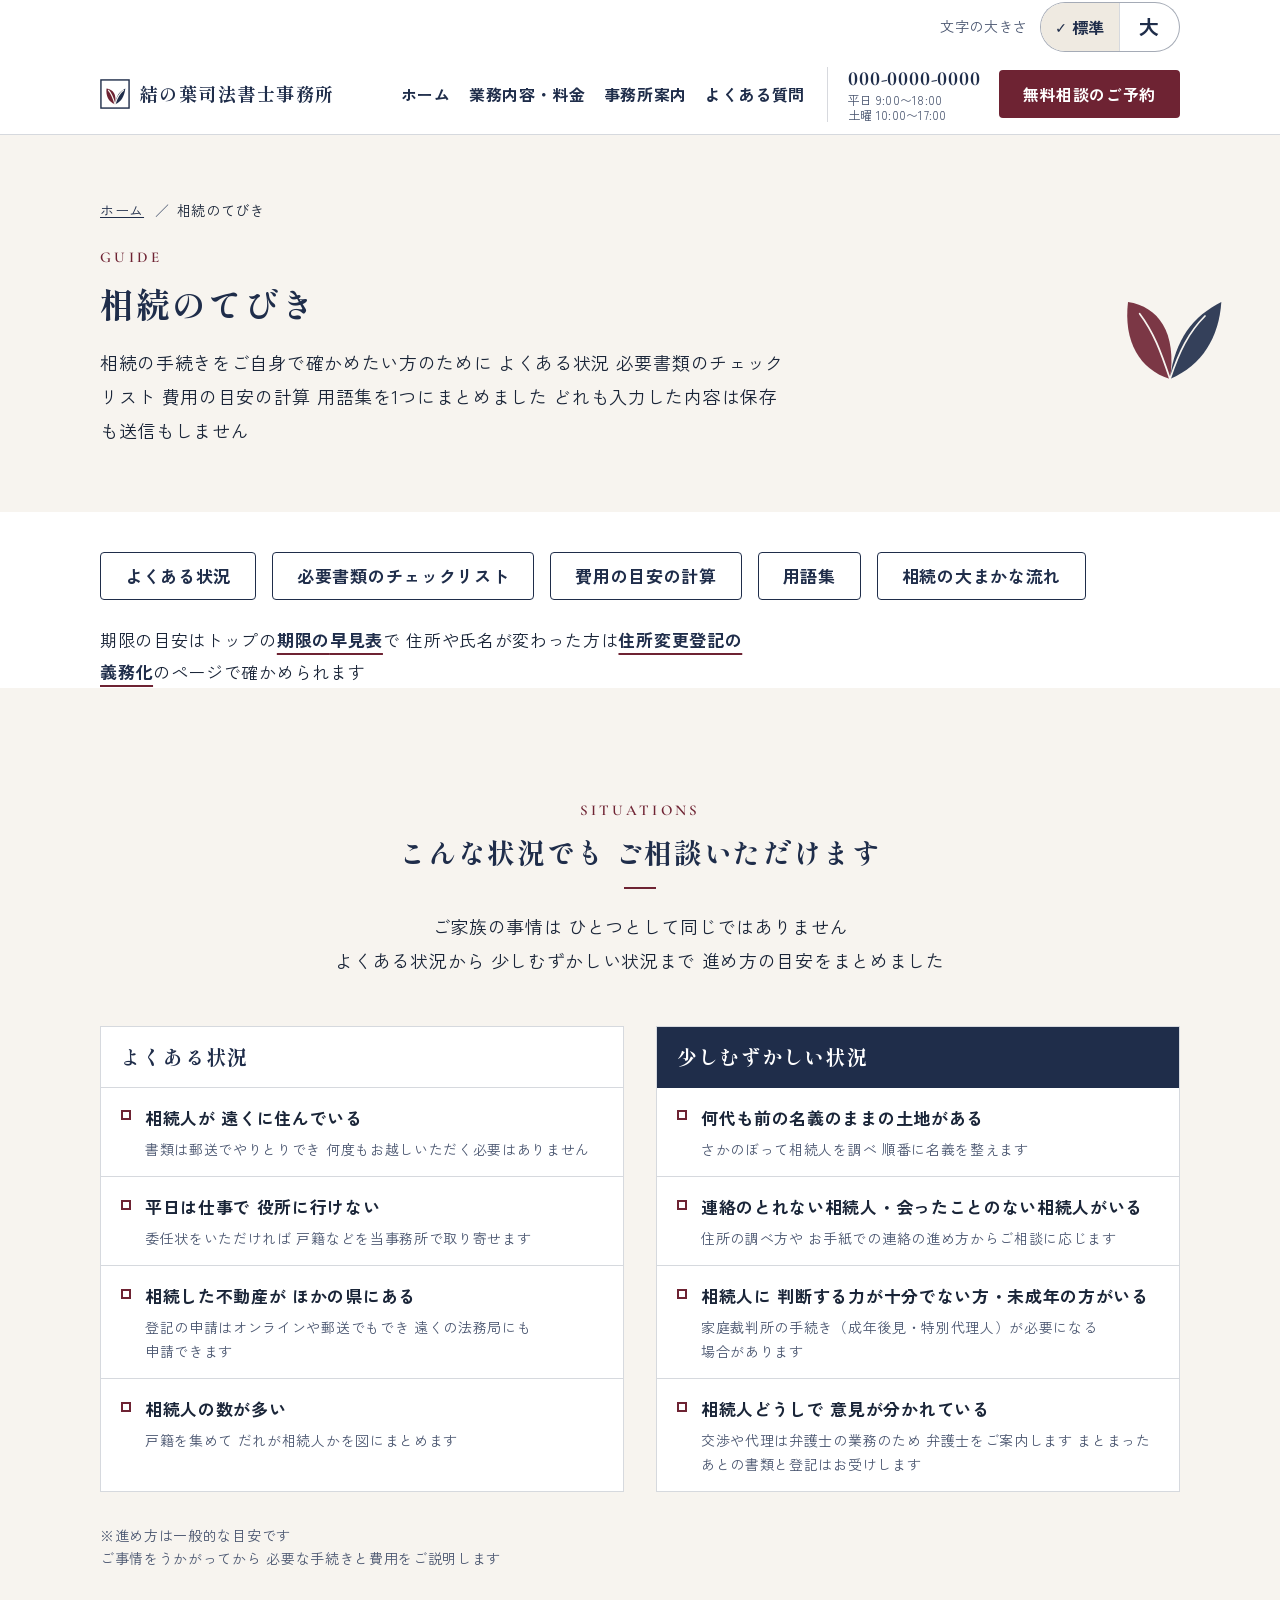
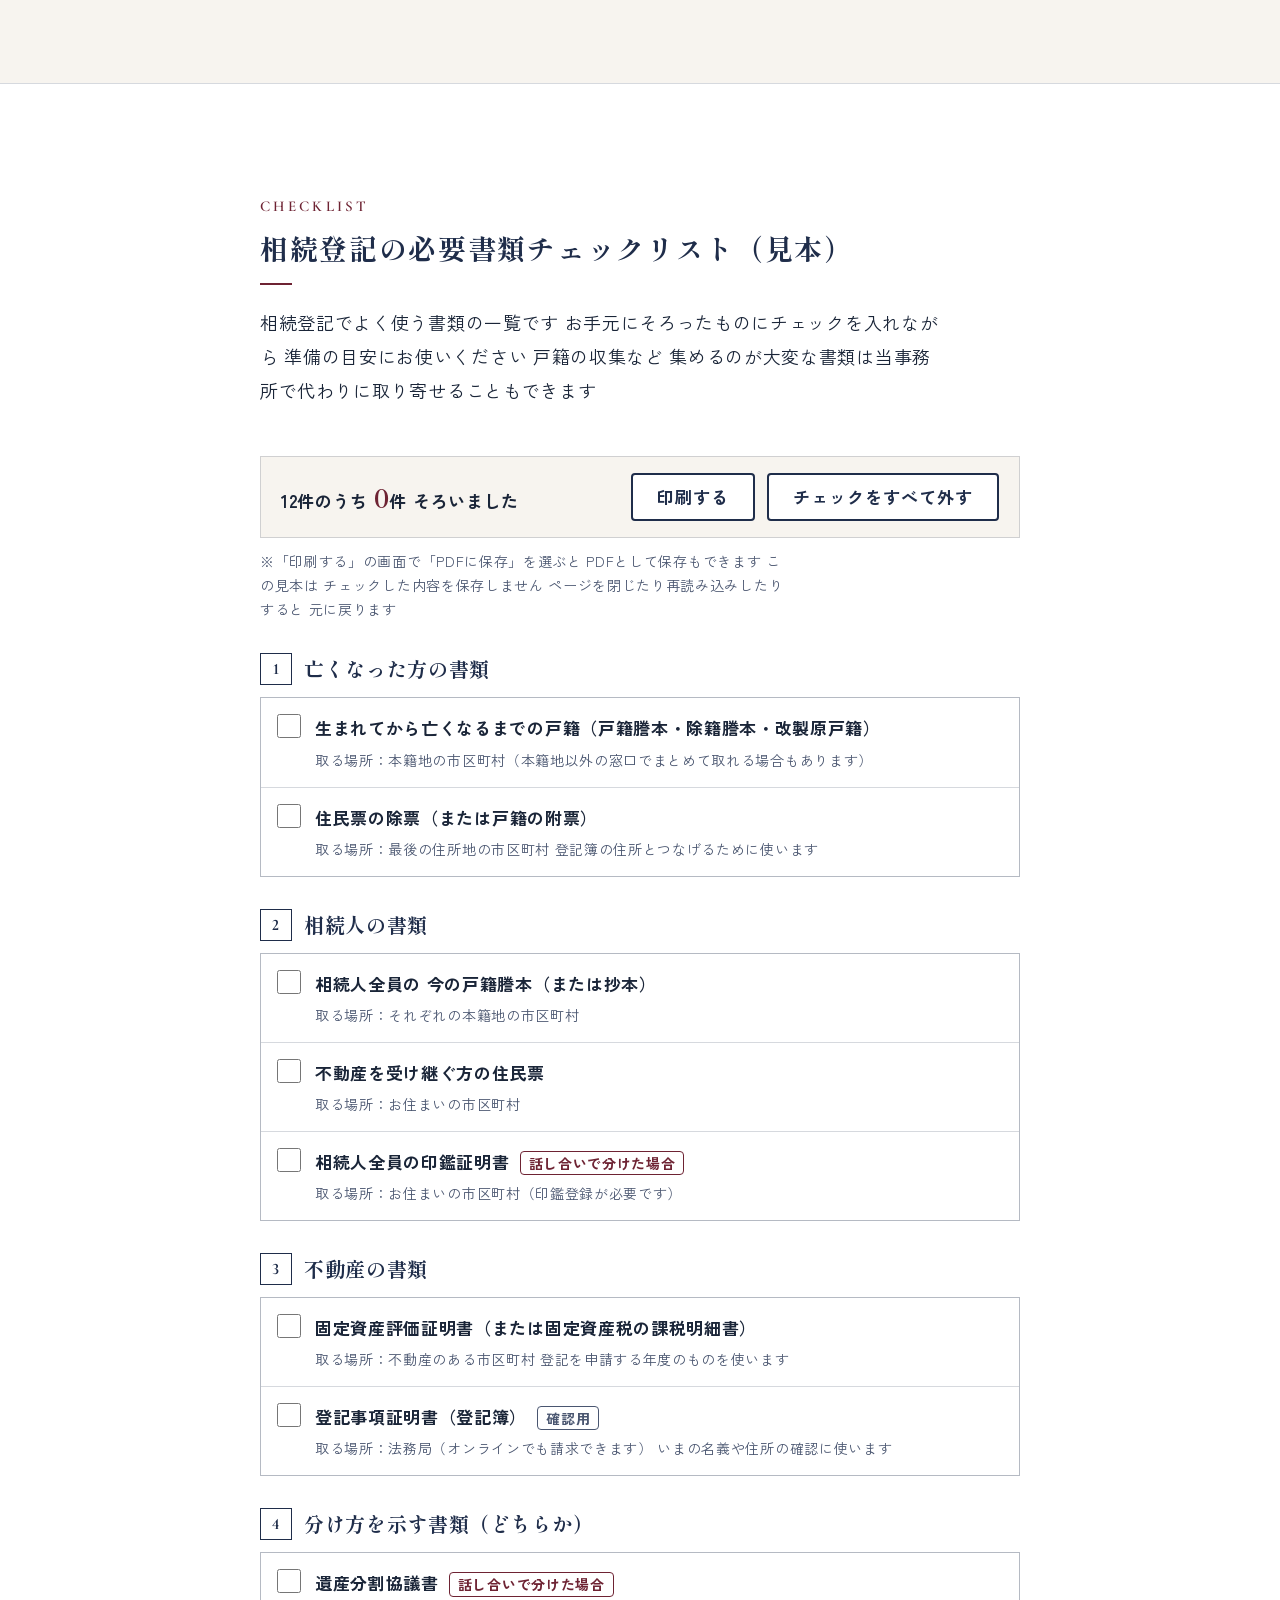
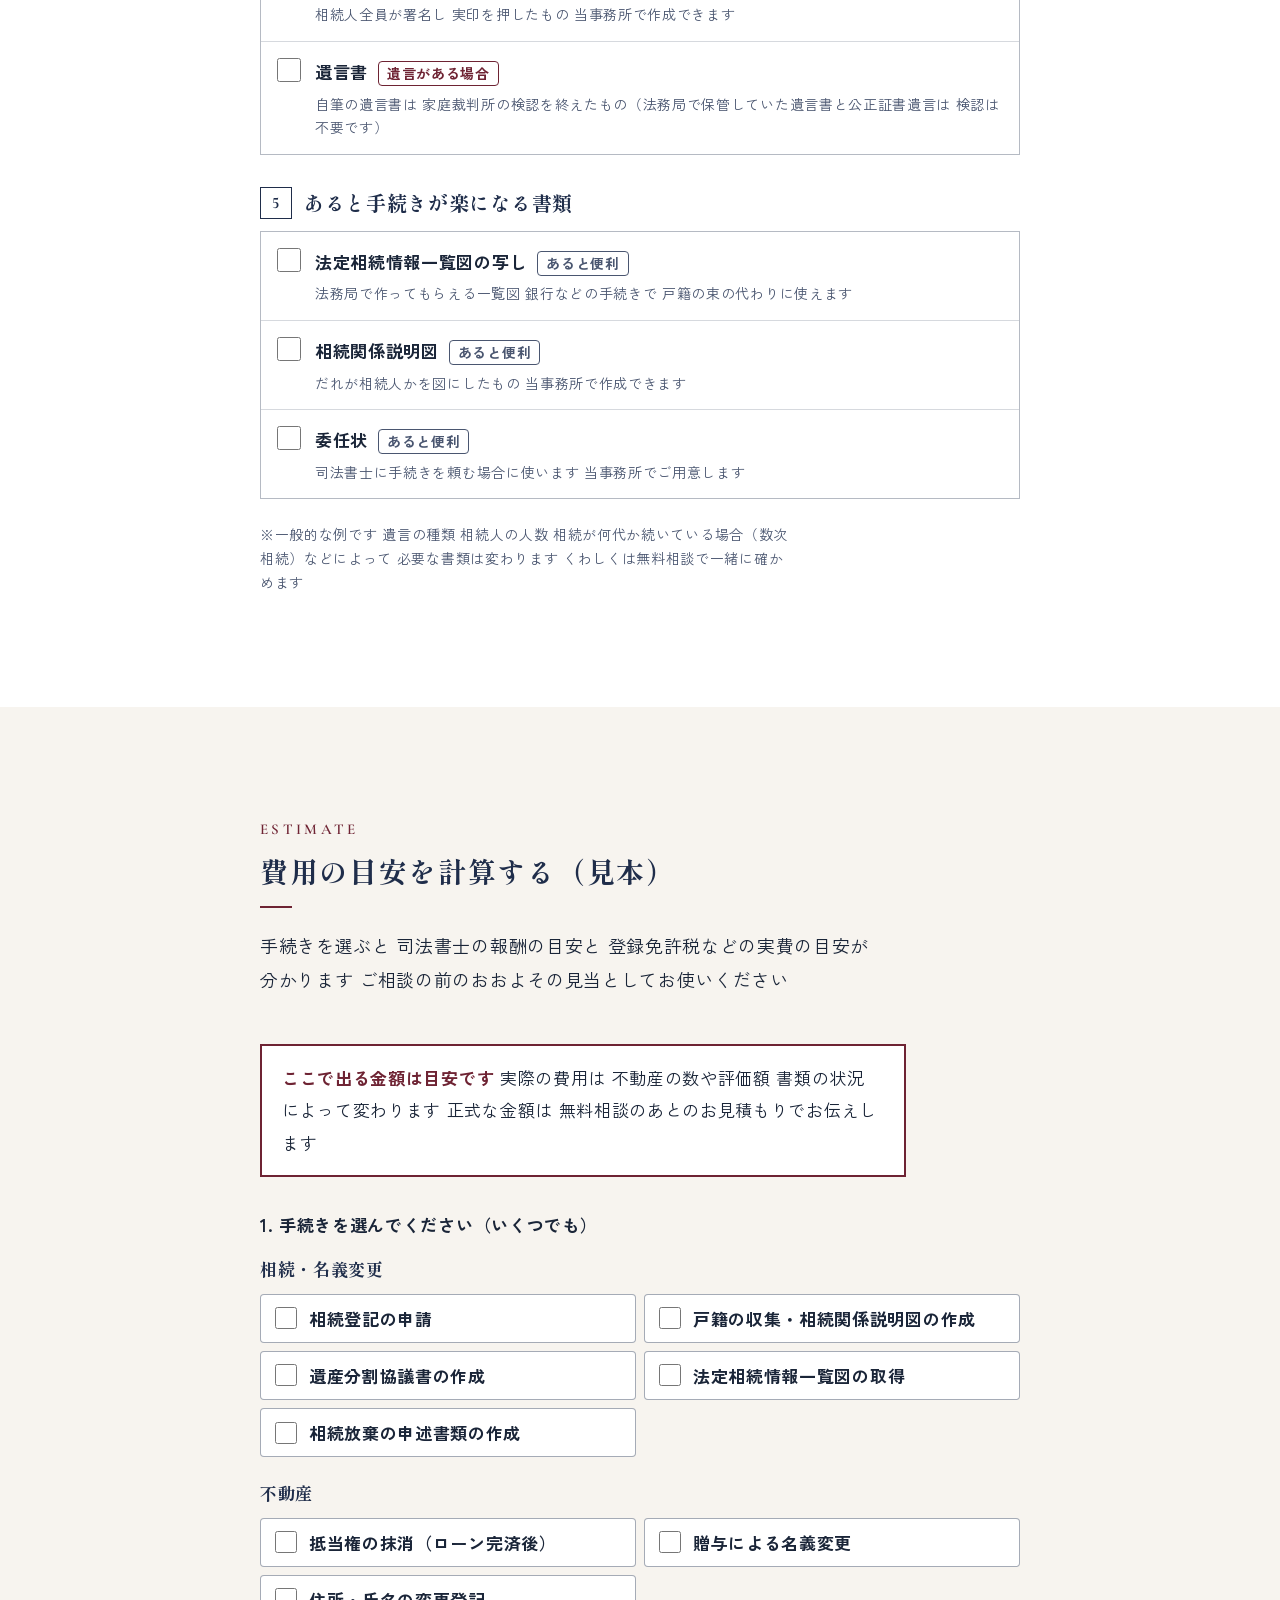
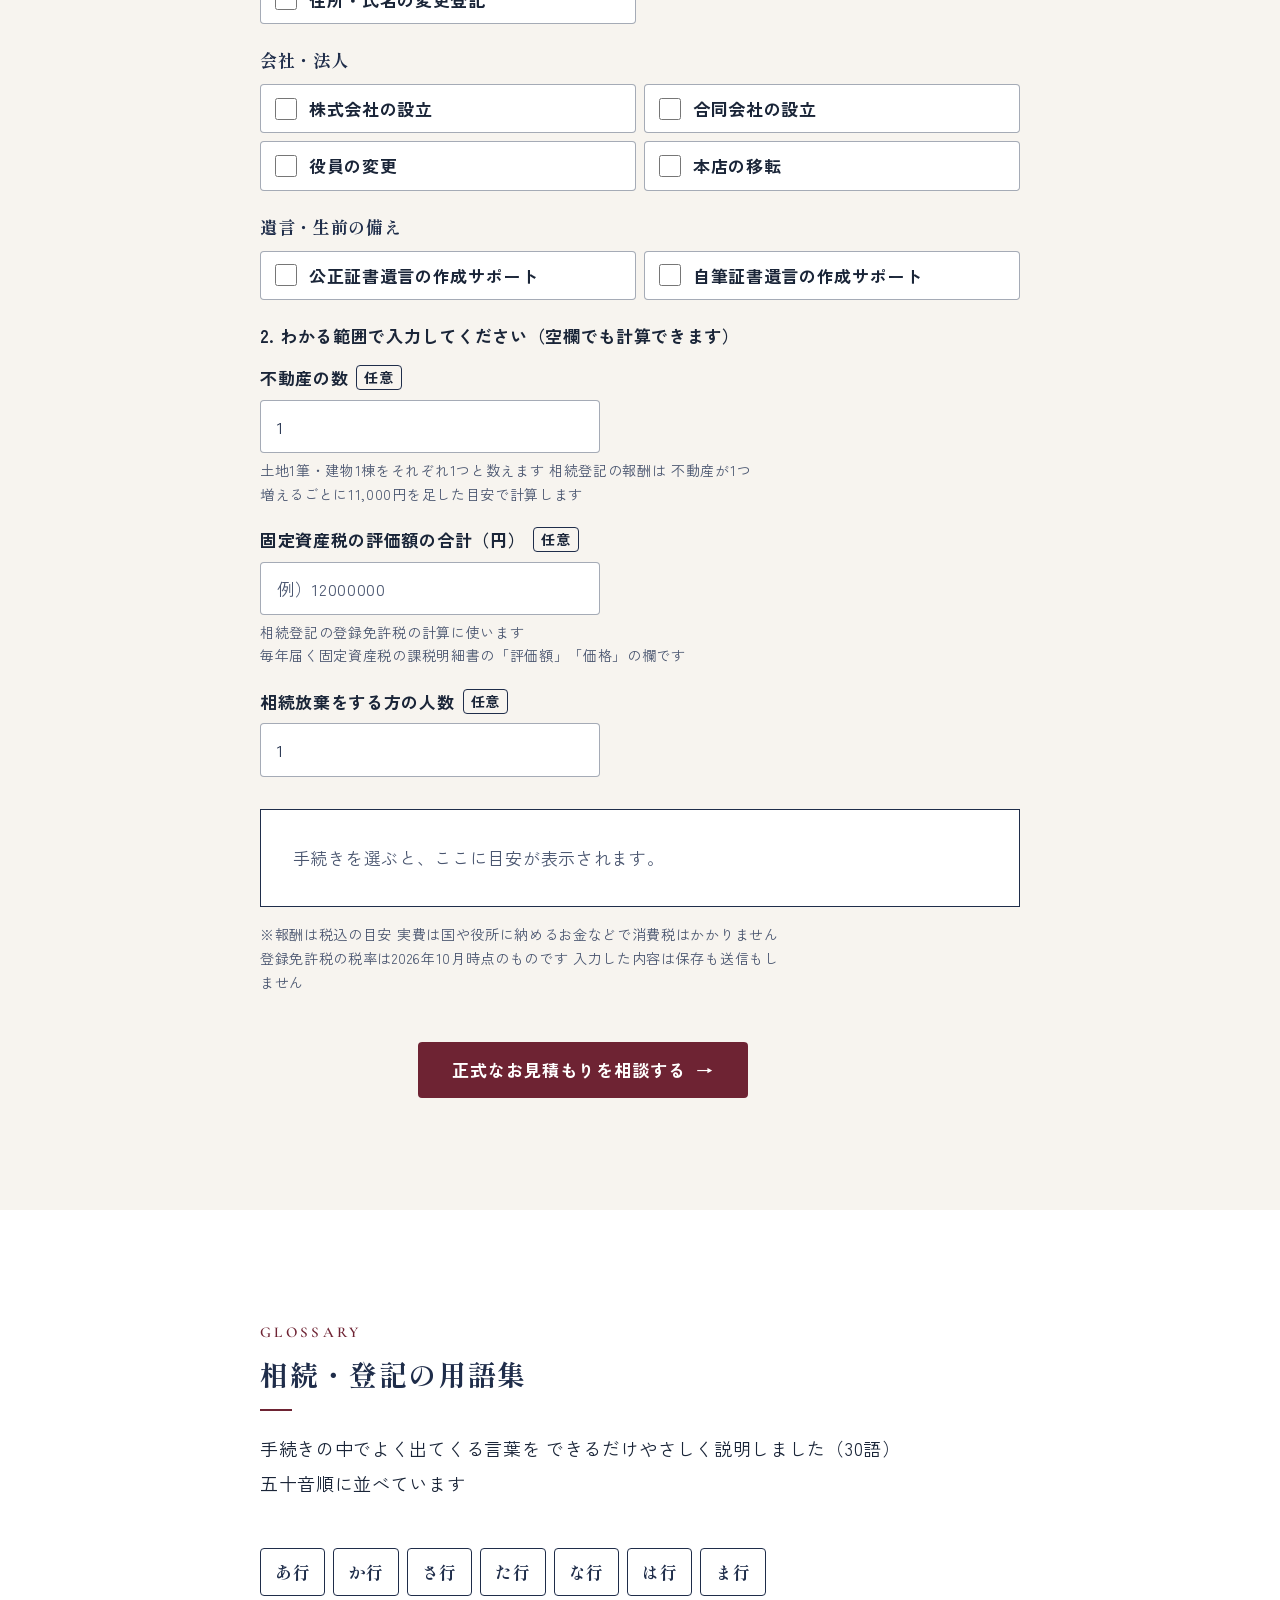
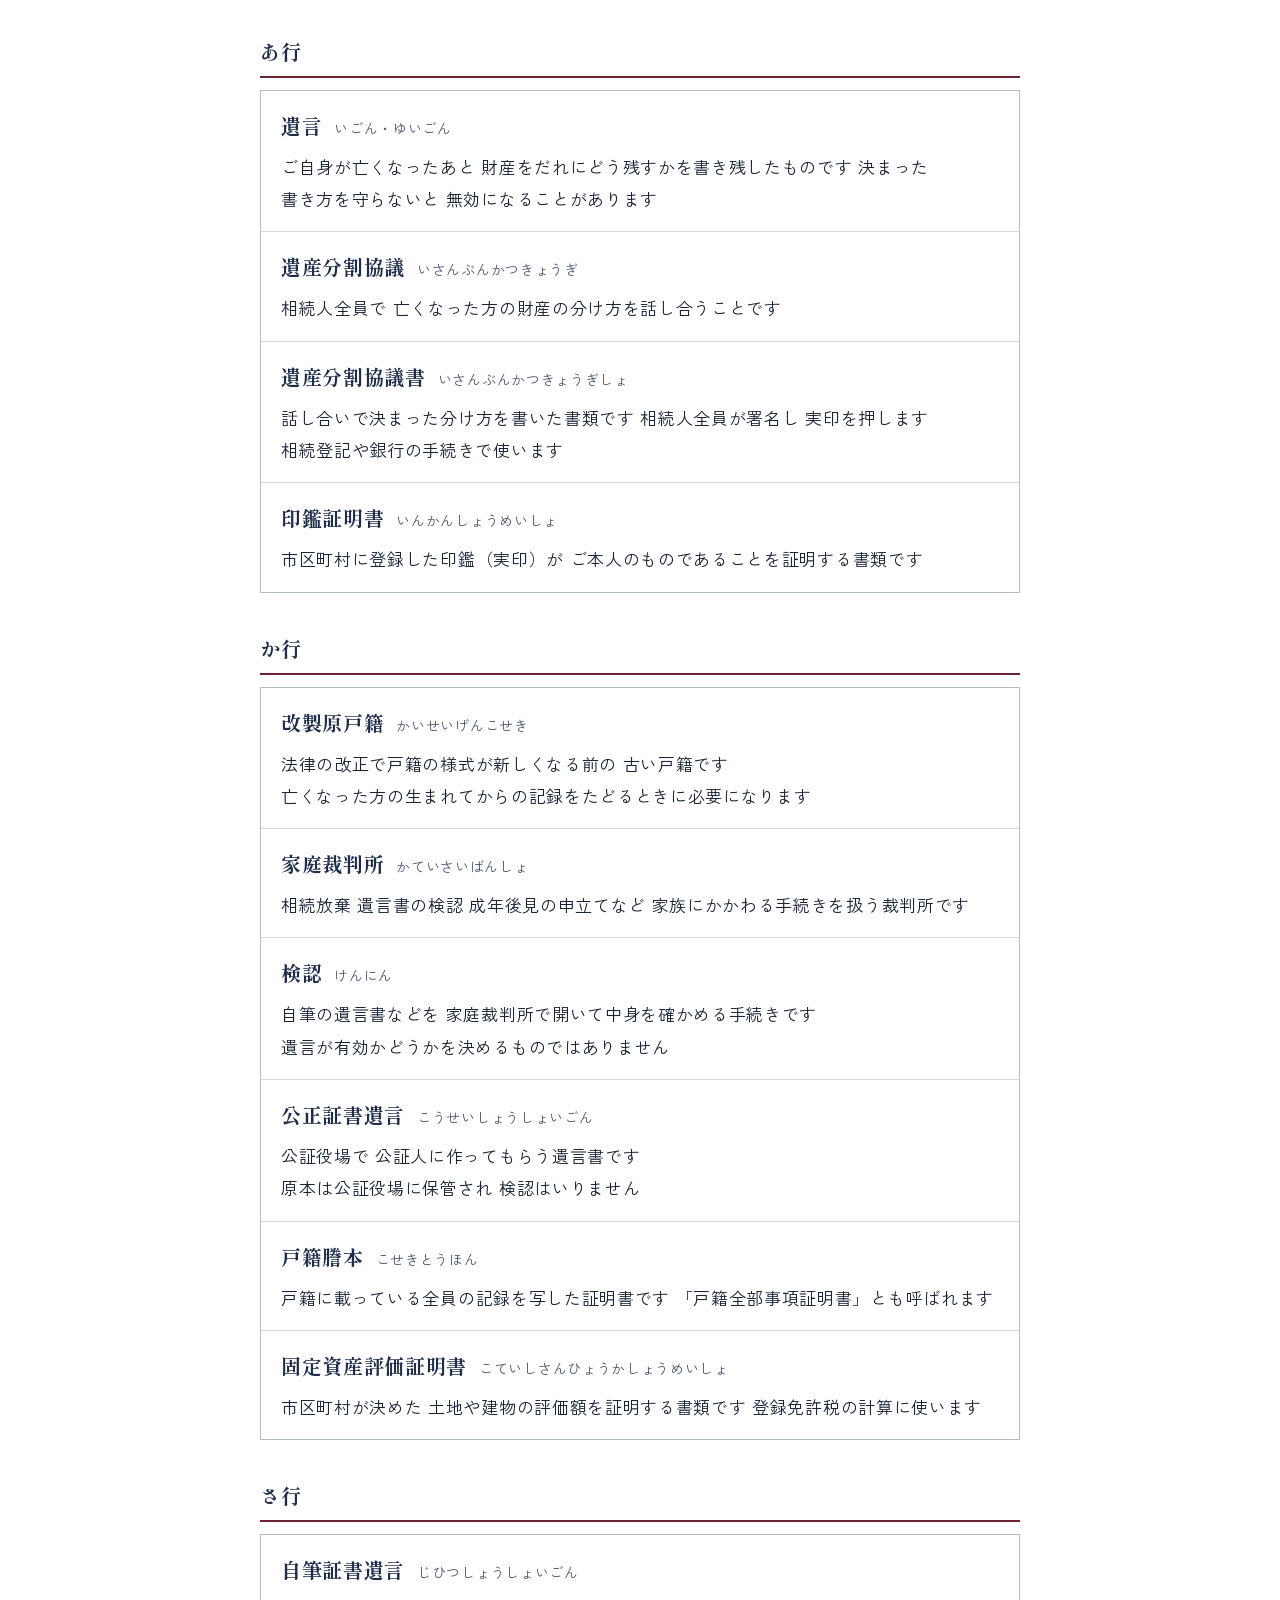
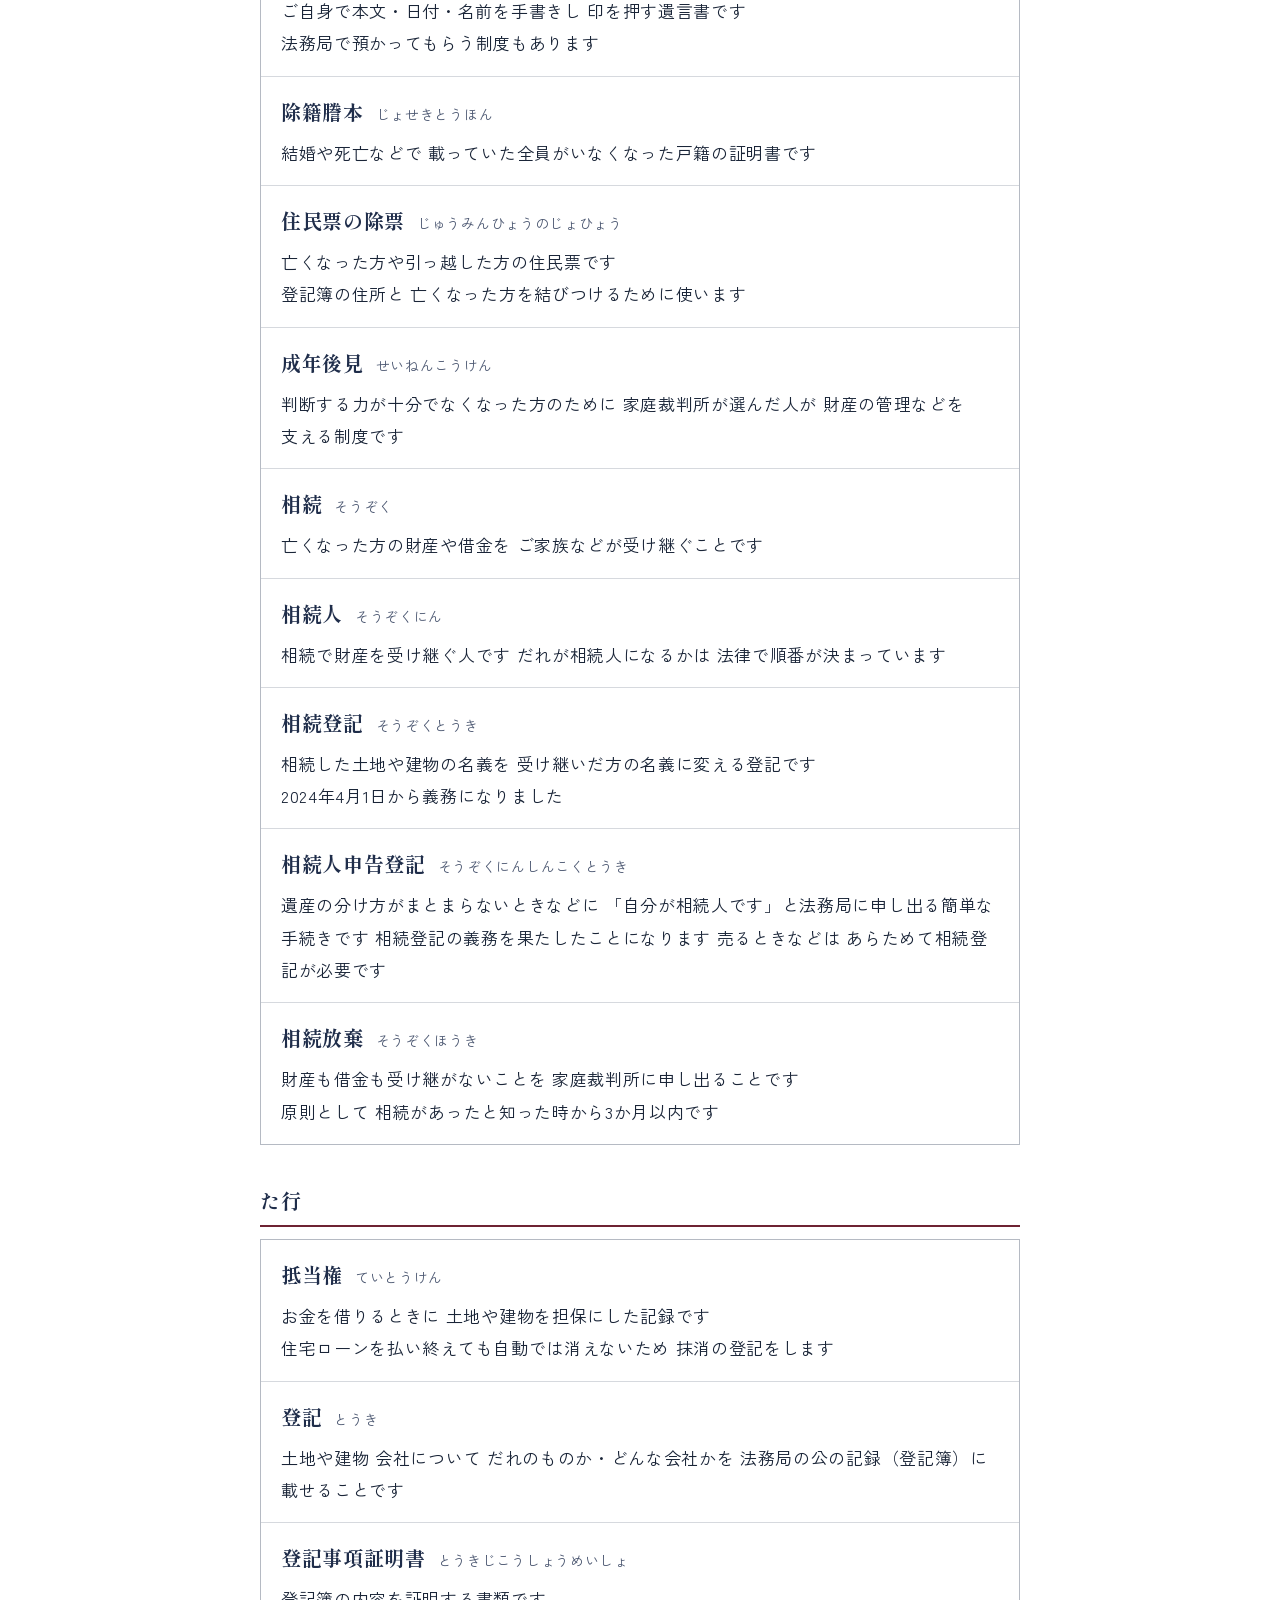
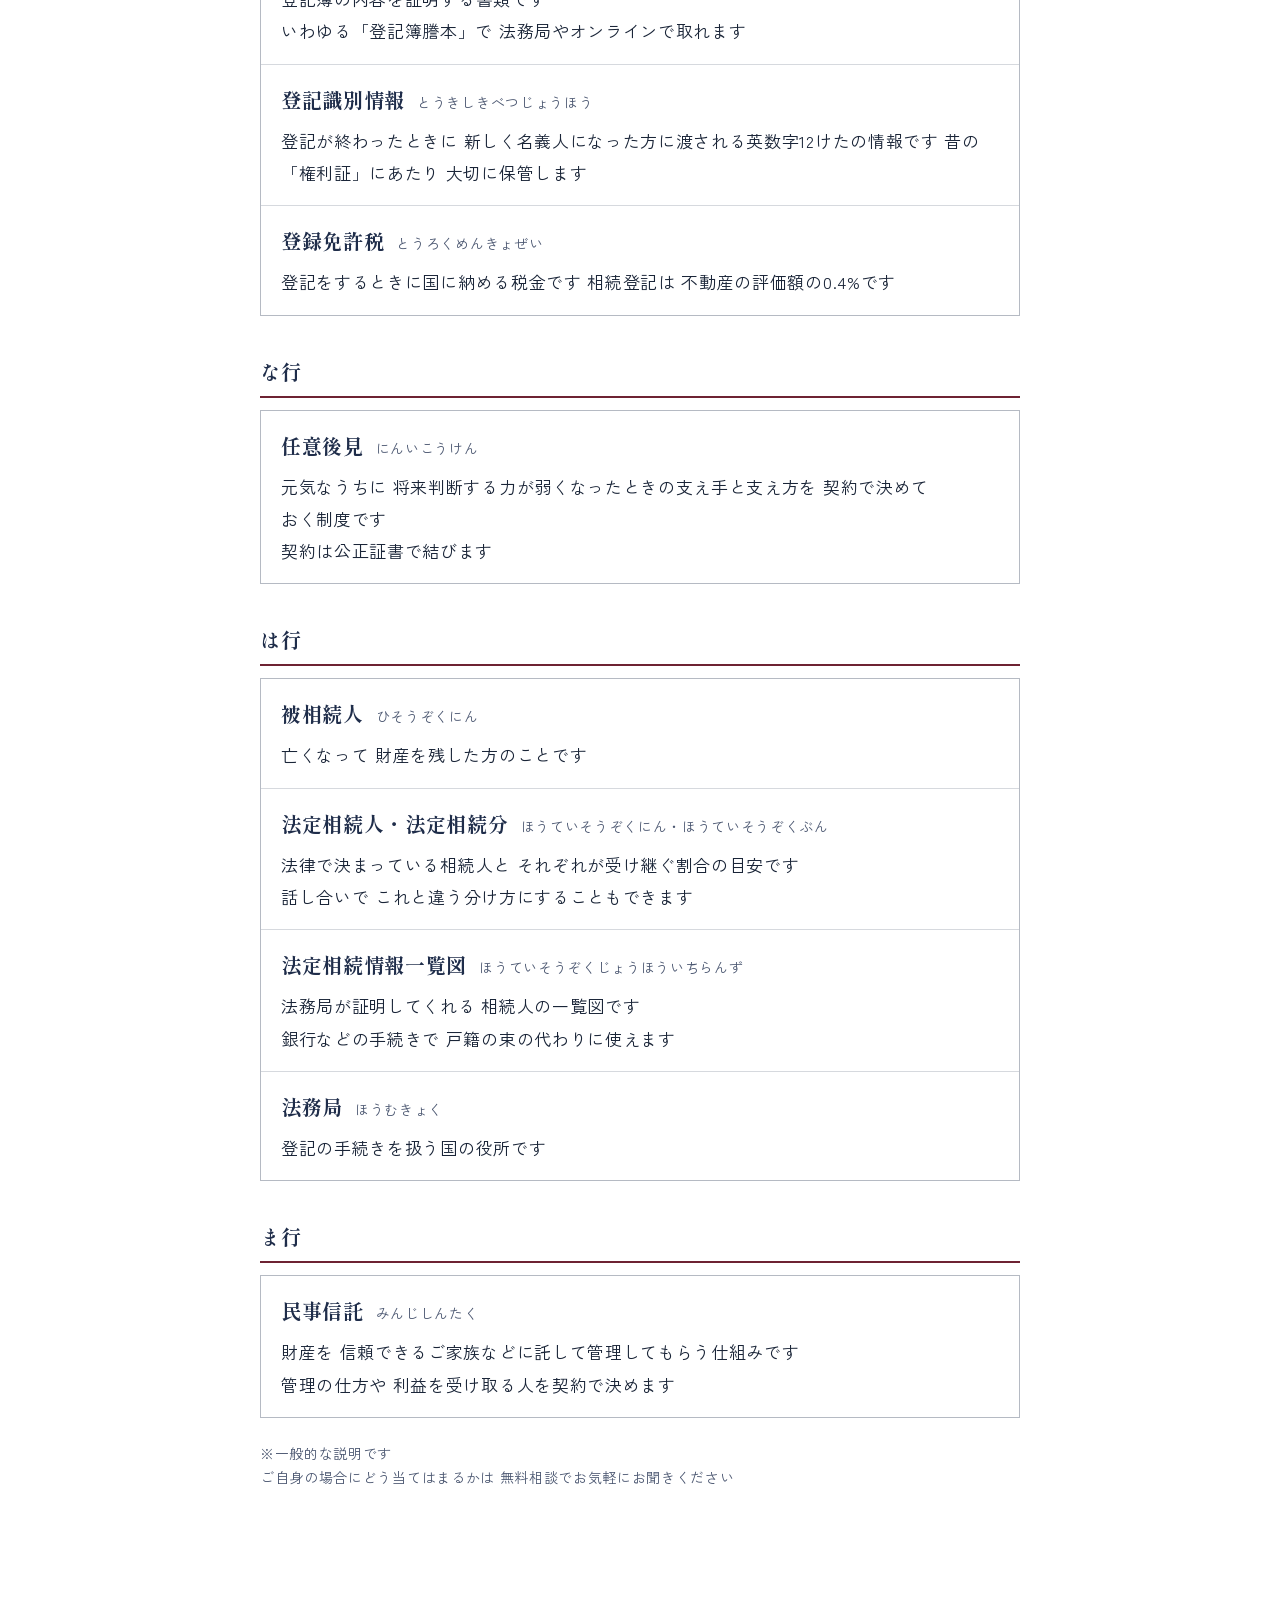
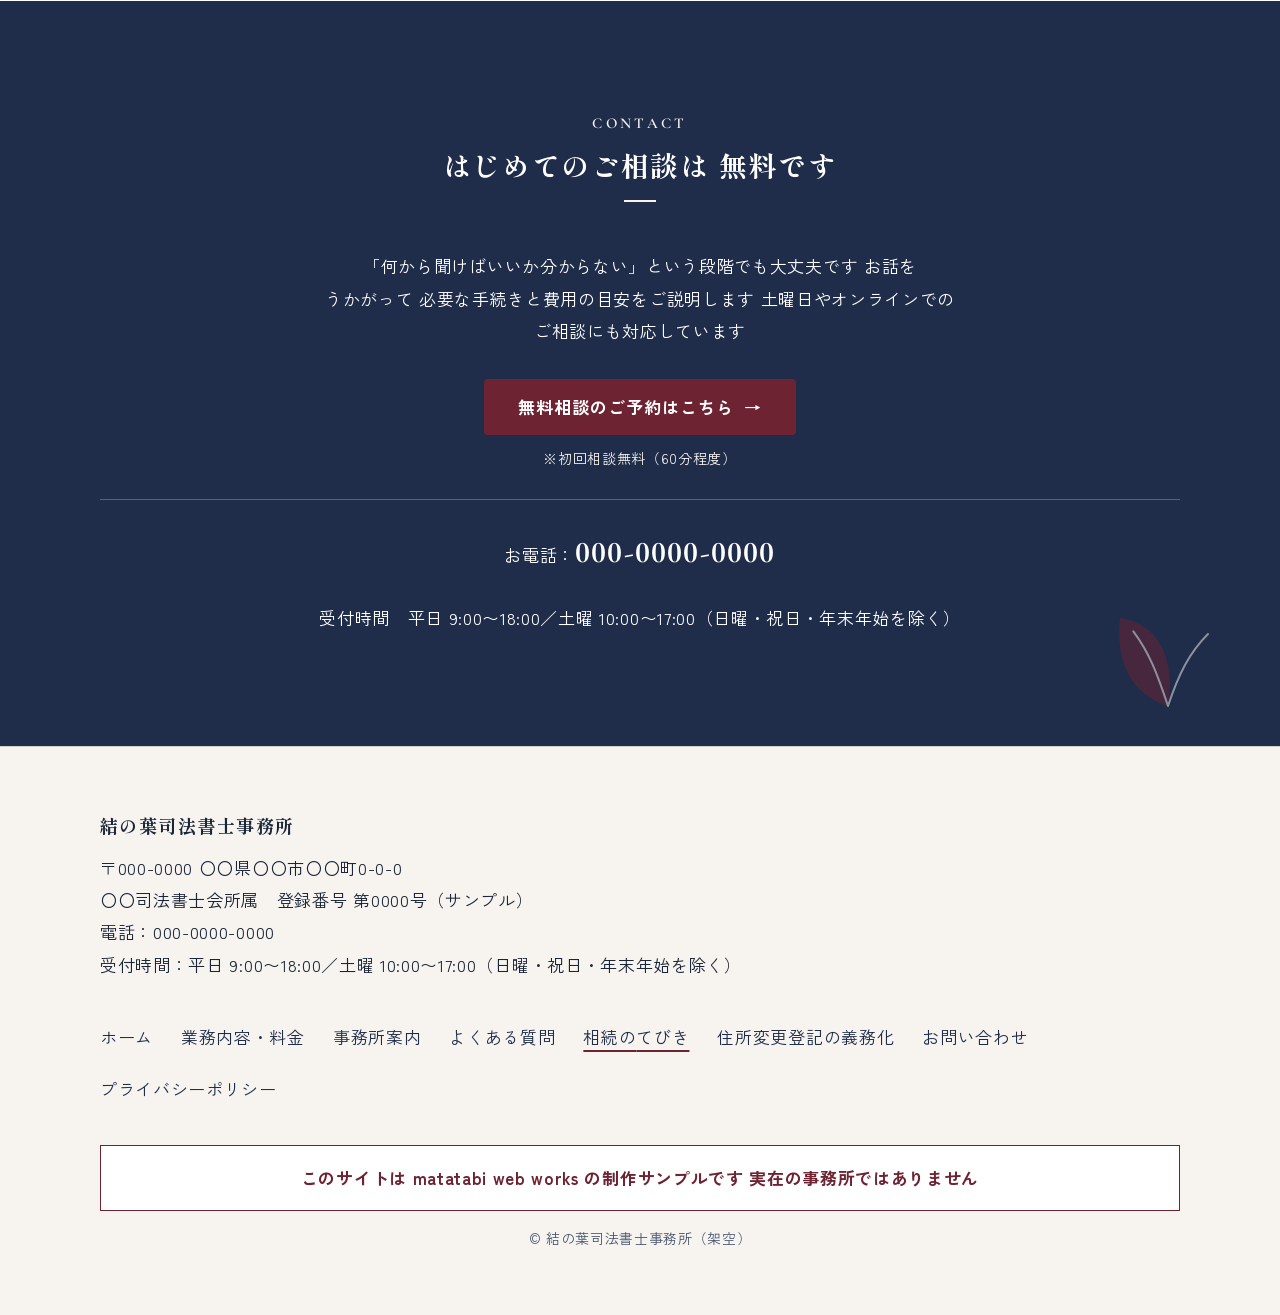
<file: guide.html>
<!DOCTYPE html>
<html lang="ja" data-moji="d">
<head>
  <meta charset="UTF-8">
  <meta name="viewport" content="width=device-width, initial-scale=1">
  <meta name="robots" content="noindex">
  <meta name="format-detection" content="telephone=no">
  <title>相続のてびき（必要書類・費用の目安・用語集）｜結の葉司法書士事務所</title>
  <meta name="description" content="相続登記の必要書類チェックリスト、費用の目安の計算、相続・登記の用語集をまとめた「相続のてびき」です。印刷やPDFでの保存もできます。">
  <meta property="og:title" content="相続のてびき（必要書類・費用の目安・用語集）｜結の葉司法書士事務所">
  <meta property="og:description" content="相続登記の必要書類チェックリスト、費用の目安の計算、相続・登記の用語集をまとめた「相続のてびき」です。印刷やPDFでの保存もできます。（制作サンプル・架空の事務所）">
  <meta property="og:type" content="article">
  <meta property="og:site_name" content="結の葉司法書士事務所（制作サンプル）">
  <meta property="og:locale" content="ja_JP">
  <meta name="theme-color" content="#1F2D4A">
  <link rel="icon" href="images/favicon.svg" type="image/svg+xml">
  <script>
    (function () {
      var d = document.documentElement;
      d.classList.add('js');
      try { if (localStorage.getItem('yuinoha-text-size') === 'large') { d.setAttribute('data-text-size', 'large'); } } catch (e) {}
    })();
  </script>
  <link rel="preconnect" href="https://fonts.googleapis.com">
  <link rel="preconnect" href="https://fonts.gstatic.com" crossorigin>
  <link rel="stylesheet" data-font="mincho" href="https://fonts.googleapis.com/css2?family=Shippori+Mincho:wght@700&amp;text=%2C-0123456789AHINOUY%E2%9C%93%E3%80%81%E3%80%9C%E3%81%82%E3%81%84%E3%81%86%E3%81%88%E3%81%8B%E3%81%8C%E3%81%8D%E3%81%8F%E3%81%91%E3%81%93%E3%81%94%E3%81%95%E3%81%97%E3%81%98%E3%81%99%E3%81%9A%E3%81%9D%E3%81%9F%E3%81%A0%E3%81%A1%E3%81%A3%E3%81%A6%E3%81%A7%E3%81%A8%E3%81%A9%E3%81%AA%E3%81%AB%E3%81%AE%E3%81%AF%E3%81%B3%E3%81%BE%E3%82%80%E3%82%81%E3%82%82%E3%82%88%E3%82%89%E3%82%8B%E3%82%8D%E3%82%92%E3%82%93%E3%82%A7%E3%82%AF%E3%82%B9%E3%83%81%E3%83%83%E3%83%88%E3%83%AA%E3%83%BB%E4%B8%80%E4%B8%8D%E4%BA%8B%E4%BA%A1%E4%BA%BA%E4%BB%B6%E4%BB%BB%E4%BC%9A%E4%BD%8F%E4%BE%A1%E4%BF%A1%E5%82%99%E5%85%8D%E5%85%AC%E5%86%86%E5%88%86%E5%88%A4%E5%88%A5%E5%89%8D%E5%89%B2%E5%8B%95%E5%8B%99%E5%8D%94%E5%8D%B0%E5%8E%9F%E5%8F%B8%E5%90%8D%E5%91%8A%E5%9B%B3%E5%9B%BA%E5%9C%9F%E5%A0%B1%E5%A3%AB%E5%A4%89%E5%AE%89%E5%AE%9A%E5%AE%B6%E5%B0%91%E5%B1%80%E5%B9%B4%E5%BA%AD%E5%BD%93%E5%BE%8C%E5%BF%85%E6%83%85%E6%84%8F%E6%88%90%E6%88%B8%E6%89%80%E6%89%8B%E6%8A%B5%E6%94%B9%E6%94%BE%E6%96%99%E6%96%B9%E6%97%A5%E6%98%8E%E6%9B%B4%E6%9B%B8%E6%9C%88%E6%9C%A8%E6%9C%AC%E6%A3%84%E6%A4%9C%E6%A5%BD%E6%A8%A9%E6%AD%A3%E6%B0%91%E6%B0%B4%E6%B3%81%E6%B3%95%E7%81%AB%E7%84%A1%E7%8A%B6%E7%94%9F%E7%94%A3%E7%94%A8%E7%94%B3%E7%99%BB%E7%9B%AE%E7%9B%B8%E7%A4%BA%E7%A4%BE%E7%A5%A8%E7%A8%8E%E7%AD%86%E7%AE%97%E7%B1%8D%E7%B5%90%E7%B6%9A%E7%BE%A9%E8%87%AA%E8%91%89%E8%A1%8C%E8%A2%AB%E8%A3%81%E8%A3%BD%E8%A6%81%E8%A6%8B%E8%A6%A7%E8%A8%80%E8%A8%88%E8%A8%97%E8%A8%98%E8%A8%B1%E8%A8%BC%E8%A9%95%E8%AA%8D%E8%AA%9E%E8%AB%87%E8%AC%84%E8%AD%98%E8%AD%B0%E8%B2%BB%E8%B3%87%E9%81%BA%E9%87%91%E9%8C%B2%E9%91%91%E9%99%A4%E9%9B%86%E9%A0%85%E9%A1%9E%EF%BC%88%EF%BC%89&amp;display=swap">
  <link rel="stylesheet" data-font="gothic" href="https://fonts.googleapis.com/css2?family=Zen+Kaku+Gothic+New:wght@400;700&amp;text=%22%23%25%28%29%2C-.%2F0123456789%3A%3C%3D%3EABCDEFGHIJKLMNOPRSTUWY%5B%5D_abcdefghijklmnoprstuvwxyz%C2%A9%C3%97%E2%80%BB%E3%80%81%E3%80%82%E3%80%87%E3%80%8C%E3%80%8D%E3%80%92%E3%80%9C%E3%81%82%E3%81%84%E3%81%86%E3%81%88%E3%81%8A%E3%81%8B%E3%81%8C%E3%81%8D%E3%81%8E%E3%81%8F%E3%81%90%E3%81%91%E3%81%92%E3%81%93%E3%81%94%E3%81%95%E3%81%97%E3%81%98%E3%81%99%E3%81%9A%E3%81%9B%E3%81%9C%E3%81%9D%E3%81%9E%E3%81%9F%E3%81%A0%E3%81%A1%E3%81%A3%E3%81%A4%E3%81%A6%E3%81%A7%E3%81%A8%E3%81%A9%E3%81%AA%E3%81%AB%E3%81%AD%E3%81%AE%E3%81%AF%E3%81%B0%E3%81%B2%E3%81%B3%E3%81%B6%E3%81%B8%E3%81%B9%E3%81%BB%E3%81%BC%E3%81%BE%E3%81%BF%E3%82%80%E3%82%81%E3%82%82%E3%82%84%E3%82%85%E3%82%86%E3%82%87%E3%82%88%E3%82%89%E3%82%8A%E3%82%8B%E3%82%8C%E3%82%8D%E3%82%8F%E3%82%92%E3%82%93%E3%82%A2%E3%82%A4%E3%82%A7%E3%82%AA%E3%82%AF%E3%82%B5%E3%82%B7%E3%82%B8%E3%82%B9%E3%82%BF%E3%83%80%E3%83%81%E3%83%83%E3%83%88%E3%83%89%E3%83%8B%E3%83%90%E3%83%91%E3%83%95%E3%83%97%E3%83%9A%E3%83%9B%E3%83%9D%E3%83%9F%E3%83%A0%E3%83%A1%E3%83%A5%E3%83%A9%E3%83%AA%E3%83%AB%E3%83%AC%E3%83%AD%E3%83%B3%E3%83%BB%E3%83%BC%E4%B8%80%E4%B8%87%E4%B8%88%E4%B8%8A%E4%B8%8B%E4%B8%8D%E4%B8%8E%E4%B8%A6%E4%B8%AD%E4%BA%86%E4%BA%88%E4%BA%8B%E4%BA%94%E4%BA%A1%E4%BA%A4%E4%BA%BA%E4%BB%8A%E4%BB%95%E4%BB%98%E4%BB%A3%E4%BB%A5%E4%BB%B6%E4%BB%BB%E4%BC%91%E4%BC%9A%E4%BC%9D%E4%BD%8E%E4%BD%8F%E4%BD%95%E4%BD%9C%E4%BD%BF%E4%BE%8B%E4%BE%A1%E4%BE%BF%E4%BF%82%E4%BF%9D%E4%BF%A1%E5%80%8B%E5%80%9F%E5%82%99%E5%84%84%E5%85%83%E5%85%8D%E5%85%A5%E5%85%A8%E5%85%AC%E5%86%85%E5%86%86%E5%86%8D%E5%86%99%E5%87%BA%E5%88%86%E5%88%87%E5%88%9D%E5%88%A4%E5%88%A5%E5%88%A9%E5%88%B6%E5%88%B7%E5%89%87%E5%89%8D%E5%89%B2%E5%8A%9B%E5%8A%B9%E5%8B%95%E5%8B%99%E5%8C%96%E5%8C%BA%E5%8D%81%E5%8D%94%E5%8D%98%E5%8D%B0%E5%8E%9F%E5%8F%8E%E5%8F%96%E5%8F%97%E5%8F%A3%E5%8F%A4%E5%8F%B7%E5%8F%B8%E5%90%88%E5%90%8C%E5%90%8D%E5%90%AB%E5%91%8A%E5%91%BC%E5%93%A1%E5%95%8F%E5%9B%9E%E5%9B%B2%E5%9B%B3%E5%9B%BA%E5%9B%BD%E5%9C%9F%E5%9C%A8%E5%9C%B0%E5%A0%B1%E5%A0%B4%E5%A2%97%E5%A3%AB%E5%A3%B2%E5%A4%89%E5%A4%96%E5%A4%9A%E5%A4%A7%E5%A4%AB%E5%A5%91%E5%A7%8B%E5%A7%94%E5%A9%9A%E5%AD%97%E5%AD%98%E5%AE%85%E5%AE%88%E5%AE%89%E5%AE%8C%E5%AE%9A%E5%AE%9F%E5%AE%B6%E5%AE%B9%E5%AF%84%E5%AF%BE%E5%B0%86%E5%B0%91%E5%B1%80%E5%B1%8A%E5%B1%9E%E5%B8%82%E5%B8%8C%E5%B9%B3%E5%B9%B4%E5%BA%97%E5%BA%A6%E5%BA%AD%E5%BB%BA%E5%BC%81%E5%BC%8F%E5%BC%95%E5%BC%B1%E5%BD%93%E5%BD%A2%E5%BD%B9%E5%BE%8B%E5%BE%8C%E5%BE%97%E5%BF%85%E5%BF%9C%E6%83%85%E6%84%8F%E6%88%90%E6%88%B8%E6%88%BB%E6%89%80%E6%89%8B%E6%89%95%E6%89%B1%E6%89%BF%E6%8A%84%E6%8A%9E%E6%8A%B5%E6%8A%B9%E6%8A%BC%E6%8B%85%E6%94%AF%E6%94%B9%E6%94%BE%E6%95%B0%E6%95%B4%E6%96%87%E6%96%99%E6%96%AD%E6%96%B0%E6%96%B9%E6%97%8F%E6%97%A5%E6%97%A9%E6%98%8E%E6%98%94%E6%99%82%E6%9B%9C%E6%9B%B4%E6%9B%B8%E6%9C%80%E6%9C%88%E6%9C%89%E6%9C%9B%E6%9C%9F%E6%9C%A8%E6%9C%AA%E6%9C%AB%E6%9C%AC%E6%9D%91%E6%9D%9F%E6%9D%A5%E6%9E%9C%E6%9E%B6%E6%A0%AA%E6%A0%BC%E6%A1%88%E6%A3%84%E6%A3%9F%E6%A4%9C%E6%A5%AD%E6%A5%BD%E6%A7%98%E6%A8%99%E6%A8%A9%E6%AC%84%E6%AC%A1%E6%AC%BE%E6%AD%A3%E6%AD%BB%E6%AE%8B%E6%AE%B5%E6%AF%8E%E6%B0%8F%E6%B0%91%E6%B0%97%E6%B0%B4%E6%B1%82%E6%B1%BA%E6%B3%81%E6%B3%95%E6%B5%81%E6%B6%88%E6%B8%88%E6%B8%89%E6%B8%A1%E6%BA%96%E7%81%AB%E7%82%B9%E7%84%A1%E7%89%A9%E7%89%B9%E7%8A%B6%E7%8E%87%E7%90%86%E7%94%9F%E7%94%A3%E7%94%A8%E7%94%B3%E7%94%BA%E7%94%BB%E7%95%AA%E7%99%BB%E7%9A%84%E7%9B%8A%E7%9B%AE%E7%9B%B8%E7%9C%8C%E7%9F%A5%E7%A2%BA%E7%A4%BA%E7%A4%BE%E7%A5%9D%E7%A5%A8%E7%A7%BB%E7%A8%8B%E7%A8%8E%E7%A8%AE%E7%A9%8D%E7%A9%BA%E7%AA%93%E7%AB%8B%E7%AC%AC%E7%AD%86%E7%AE%97%E7%AE%A1%E7%AF%84%E7%B0%A1%E7%B0%BF%E7%B1%8D%E7%B4%84%E7%B4%8D%E7%B4%99%E7%B4%B0%E7%B5%82%E7%B5%84%E7%B5%90%E7%B5%A1%E7%B6%99%E7%B6%9A%E7%B7%92%E7%BD%B2%E7%BE%A9%E8%81%9E%E8%87%AA%E8%88%AC%E8%8B%B1%E8%91%89%E8%A1%8C%E8%A1%A8%E8%A2%AB%E8%A3%81%E8%A3%BD%E8%A6%81%E8%A6%8B%E8%A6%A7%E8%A8%80%E8%A8%88%E8%A8%97%E8%A8%98%E8%A8%AD%E8%A8%B1%E8%A8%BC%E8%A9%95%E8%A9%B1%E8%AA%8D%E8%AA%9E%E8%AA%AC%E8%AA%AD%E8%AA%B2%E8%AA%BF%E8%AB%87%E8%AB%8B%E8%AC%84%E8%AD%98%E8%AD%B0%E8%AD%B7%E8%B2%A1%E8%B2%BB%E8%B3%87%E8%B3%AA%E8%B4%88%E8%B6%8A%E8%B6%B3%E8%BA%AB%E8%BB%A2%E8%BB%BD%E8%BC%89%E8%BE%BC%E8%BF%B0%E9%80%81%E9%80%9A%E9%80%A3%E9%80%B2%E9%81%8E%E9%81%95%E9%81%A0%E9%81%B8%E9%81%BA%E9%83%A8%E9%83%B5%E9%85%AC%E9%87%91%E9%8A%80%E9%8C%B2%E9%91%91%E9%96%89%E9%96%8B%E9%96%93%E9%96%A2%E9%99%84%E9%99%8D%E9%99%90%E9%99%A4%E9%9A%8E%E9%9A%9B%E9%9B%86%E9%9B%BB%E9%9D%A2%E9%9F%B3%E9%A0%85%E9%A0%86%E9%A0%90%E9%A0%BC%E9%A1%8D%E9%A1%9E%EF%BC%88%EF%BC%89%EF%BC%8B%EF%BC%8F%EF%BC%9A%EF%BD%9C&amp;display=swap">
  <link rel="stylesheet" data-font="accent" href="https://fonts.googleapis.com/css2?family=Cormorant+Garamond:wght@600&amp;text=%20%2C-0123456789ACDEGHIKLMNORSTUY&amp;display=swap">
  <link rel="stylesheet" href="css/style.css?v=20261031-4">
  <script src="js/main.js?v=20261008-42" defer></script>
</head>
<body class="has-fixed-cta">
  <a href="#main" class="skip-link">本文へ<wbr>移動</a>
  <div class="text-size-bar">
    <div class="container text-size-bar__inner">
      <p data-wrap="phrase" class="text-size-bar__tel"><span class="text-size-bar__tel-label">お電話</span><span class="text-size-bar__tel-num">000-0000-0000</span><span class="text-size-bar__tel-hours"><span class="nowrap">平日 9:00〜18:00</span>／<span class="nowrap">土曜 10:00〜17:00</span></span></p>
      <span class="text-size-bar__label" id="text-size-label">文字の<wbr>大きさ</span>
      <div class="text-size-bar__group" role="group" aria-labelledby="text-size-label">
        <button type="button" class="text-size-btn" data-text-size-btn="standard" aria-pressed="true">標準</button>
        <button type="button" class="text-size-btn text-size-btn--large" data-text-size-btn="large" aria-pressed="false">大</button>
      </div>
      <p class="visually-hidden" id="text-size-status" role="status"></p>
    </div>
  </div>
  <header class="site-header">
    <div class="container site-header__inner">
      <a href="index.html" class="site-logo">
        <img src="images/logo-mark.svg" alt="" width="30" height="30">
        <span class="site-logo__text"><span class="site-logo__kana" aria-hidden="true">YUINOHA</span><span class="site-logo__name">結の<wbr>葉<span class="site-logo__sub">司法書<wbr>士事務所</span></span></span>
      </a>
      <button type="button" class="header-icon header-icon--tel" data-sample-tel aria-describedby="header-call-status"><svg class="header-icon__svg" viewBox="0 0 24 24" width="22" height="22" aria-hidden="true" focusable="false"><path d="M6.6 3.5h3l1.5 4.2-2 1.4a12 12 0 0 0 5.8 5.8l1.4-2 4.2 1.5v3a2 2 0 0 1-2.2 2A16.8 16.8 0 0 1 4.6 5.7a2 2 0 0 1 2-2.2z" fill="none" stroke="currentColor" stroke-width="1.8" stroke-linejoin="round"/></svg><span class="header-icon__label">電話</span></button>
      <a href="contact.html" class="header-icon header-icon--consult"><svg class="header-icon__svg" viewBox="0 0 24 24" width="22" height="22" aria-hidden="true" focusable="false"><rect x="3.5" y="5" width="17" height="15.5" rx="1.5" fill="none" stroke="currentColor" stroke-width="1.8"/><path d="M3.5 9.5h17M8 3v4M16 3v4" fill="none" stroke="currentColor" stroke-width="1.8" stroke-linecap="round"/><path d="M8.5 14.5l2.3 2.3 4.7-4.7" fill="none" stroke="currentColor" stroke-width="1.8" stroke-linecap="round" stroke-linejoin="round"/></svg><span class="header-icon__label">相談</span><span class="visually-hidden"><wbr>（無料相談の<wbr>ご予約）</span></a>
      <button type="button" class="menu-toggle" aria-label="メニューを開く" aria-expanded="false" aria-controls="global-nav">
        <span class="menu-toggle__bars" aria-hidden="true"></span>
        <span class="menu-toggle__label" aria-hidden="true">メニュー</span>
      </button>
      <nav class="global-nav" id="global-nav" aria-label="メインメニュー">
        <ul class="global-nav__list">
          <li data-wrap="phrase"><a href="index.html"><span>ホーム</span></a></li>
          <li data-wrap="phrase"><a href="services.html"><span>業務内容・<wbr>料金</span></a></li>
          <li data-wrap="phrase"><a href="about.html"><span>事務所案内</span></a></li>
          <li data-wrap="phrase"><a href="faq.html"><span>よく<wbr>ある<wbr>質問</span></a></li>
          <li data-wrap="phrase" class="global-nav__tel"><span class="header-tel"><span class="header-tel__label">お電話での<wbr>ご相談</span><span class="header-tel__num">000-0000-0000</span><span class="header-tel__hours"><span class="nowrap">平日 9:00〜18:00</span><span class="header-tel__sep">／</span><span class="nowrap">土曜 10:00〜17:00</span></span></span></li>
          <li data-wrap="phrase"><a href="contact.html" class="global-nav__contact"><span class="global-nav__label-sp">お問い合わせ</span><span class="global-nav__label-pc">無料相談の<wbr>ご予約</span></a></li>
        </ul>
        <p data-wrap="phrase" class="global-nav__cta"><a href="contact.html" class="btn btn--primary">無料相談の<wbr>ご予約</a></p>
      </nav>
    </div>
    <p class="header-call-status phrase-text" id="header-call-status" role="status"></p>
  </header>
  <main id="main" tabindex="-1">
    <div class="page-head">
      <div class="container page-head__inner">
        <nav class="breadcrumb" aria-label="パンくずリスト">
          <ol>
            <li data-wrap="phrase"><a href="index.html">ホーム</a></li>
            <li data-wrap="phrase"><span aria-current="page">相続の<wbr>てびき</span></li>
          </ol>
        </nav>
        <span class="eyebrow" aria-hidden="true">GUIDE</span>
        <h1 class="page-head__title">相続の<wbr>てびき</h1>
        <p class="lead phrase-text">相続の<wbr>手続きを<wbr>ご自身で<wbr>確かめたい<wbr>方の<wbr>ために よく<wbr>ある<wbr>状況 必要書類の<wbr>チェックリスト 費用の<wbr>目安の<wbr>計算 用語集を<wbr>1つに<wbr>まとめました どれも<wbr>入力した<wbr>内容は<wbr>保存も<wbr>送信も<wbr>しません</p>
      </div>
      <img src="images/leaf-deco.svg" alt="" width="120" height="120" class="page-head__deco">
    </div>

    <div class="container">
      <nav class="anchor-nav" aria-label="相続のてびきの目次">
        <ul>
          <li data-wrap="phrase"><a href="#situations">よく<wbr>ある<wbr>状況</a></li>
          <li data-wrap="phrase"><a href="#checklist">必要書類の<wbr>チェックリスト</a></li>
          <li data-wrap="phrase"><a href="#estimate">費用の<wbr>目安の<wbr>計算</a></li>
          <li data-wrap="phrase"><a href="#glossary">用語集</a></li>
          <li data-wrap="phrase"><a href="index.html#steps-title">相続の<wbr>大まかな<wbr>流れ</a></li>
        </ul>
      </nav>
      <p data-wrap="phrase" class="guide-intro phrase-text">期限の<wbr>目安は<wbr>トップの<wbr><a href="index.html#deadline-table" class="text-link">期限の<wbr>早見表</a>で 住所や<wbr>氏名が<wbr>変わった<wbr>方は<wbr><a href="address-change.html" class="text-link">住所変更登記の<wbr>義務化</a>の<wbr>ページで<wbr>確かめられます</p>
    </div>

    <section class="section section--cream" id="situations" aria-labelledby="situations-title">
      <div class="container">
        <div class="section-head section-head--center reveal">
          <span class="eyebrow" aria-hidden="true">SITUATIONS</span>
          <h2 data-clauses="1" class="section-title" id="situations-title"><span class="kc">こんな<wbr>状況でも</span> <span class="kc"><wbr>ご相談いただけます</span></h2>
          <p data-clauses="1" data-wrap="phrase" class="lead"><span class="kc">ご家族の<wbr>事情は ひとつと<wbr>して<wbr>同じではありません</span> <span class="kc"><wbr>よく<wbr>ある<wbr>状況か<wbr>ら 少し<wbr>むずかしい<wbr>状況まで 進め方の<wbr>目安を<wbr>まとめました</span></p>
        </div>
        <div class="situations reveal">
          <section class="situations__col" aria-labelledby="sit-common">
            <h3 class="situations__title" id="sit-common">よく<wbr>ある<wbr>状況</h3>
            <ul class="situations__list"><li data-wrap="phrase"><span class="situations__name">相続人が 遠くに<wbr>住んでいる</span><span class="situations__how"><wbr>書類は<wbr>郵送で<wbr>やりとりでき 何度も<wbr>お越しいただく<wbr>必要は<wbr>ありません</span></li><li data-wrap="phrase"><span class="situations__name">平日は<wbr>仕事で 役所に<wbr>行けない</span><span class="situations__how"><wbr>委任状を<wbr>いただければ 戸籍などを<wbr>当事務所で<wbr>取り寄せます</span></li><li data-wrap="phrase"><span class="situations__name">相続した<wbr>不動産が ほかの<wbr>県に<wbr>ある</span><span class="situations__how"><wbr>登記の<wbr>申請は<wbr>オンラインや<wbr>郵送で<wbr>も<wbr>でき 遠くの<wbr>法務局に<wbr>も<wbr>申請で<wbr>きます</span></li><li data-wrap="phrase"><span class="situations__name">相続人の<wbr>数が<wbr>多い</span><span class="situations__how"><wbr>戸籍を<wbr>集めて だれが<wbr>相続人か<wbr>を<wbr>図に<wbr>まとめます</span></li></ul>
          </section>
          <section class="situations__col situations__col--hard" aria-labelledby="sit-hard">
            <h3 class="situations__title" id="sit-hard">少し<wbr>むずかしい<wbr>状況</h3>
            <ul class="situations__list"><li data-wrap="phrase"><span class="situations__name">何代も<wbr>前の<wbr>名義の<wbr>ままの<wbr>土地が<wbr>ある</span><span class="situations__how">さかの<wbr>ぼって<wbr>相続人を<wbr>調べ 順番に<wbr>名義を<wbr>整えます</span></li><li data-wrap="phrase"><span class="situations__name">連絡の<wbr>とれない<wbr>相続人・<wbr>会った<wbr>ことの<wbr>ない<wbr>相続人が<wbr>いる</span><span class="situations__how"><wbr>住所の<wbr>調べ方や お手紙で<wbr>の<wbr>連絡の<wbr>進め方か<wbr>ら<wbr>ご相談に<wbr>応じます</span></li><li data-wrap="phrase"><span class="situations__name">相続人に 判断する<wbr>力が<wbr>十分で<wbr>ない<wbr>方・未成年の<wbr>方が<wbr>いる</span><span class="situations__how"><wbr>家庭裁判所の<wbr>手続き<wbr>（成年後<wbr>見・<wbr>特別代理人）<wbr>が<wbr>必要に<wbr>なる<wbr>場合が<wbr>あります</span></li><li><span class="situations__name">相続人どうしで 意見が<wbr>分か<wbr>れている</span><span class="situations__how"><wbr>交渉や<wbr>代理は<wbr>弁護士の<wbr>業務の<wbr>ため 弁護士を<wbr>ご案内します まとまった<wbr>あとの<wbr>書類と<wbr>登記は<wbr>お受けします</span></li></ul>
          </section>
        </div>
        <p data-clauses="1" data-wrap="phrase" class="note flow__note"><span class="kc">※進め方は<wbr>一般的な<wbr>目安で<wbr>す</span> <span class="kc"><wbr>ご事情を<wbr>うかがってから 必要な<wbr>手続きと<wbr>費用を<wbr>ご説明します</span></p>
      </div>
    </section>

    <section class="section section--line-top checklist-section" id="checklist" aria-labelledby="checklist-title">
      <div class="container container--narrow">
        <div class="section-head reveal">
          <span class="eyebrow" aria-hidden="true">CHECKLIST</span>
          <h2 class="section-title" id="checklist-title">相続登記の<wbr>必要書類<wbr>チェックリスト<wbr>（見本）</h2>
          <p class="phrase-text lead">相続登記で<wbr>よく<wbr>使う<wbr>書類の<wbr>一覧です お手元に<wbr>そろった<wbr>ものに<wbr>チェックを<wbr>入れながら 準備の<wbr>目安に<wbr>お使いください 戸籍の<wbr>収集など 集めるのが<wbr>大変な<wbr>書類は<wbr>当事務所で<wbr>代わりに<wbr>取り寄せる<wbr>ことも<wbr>できます</p>
        </div>
        <div class="checklist" data-checklist>
          <div class="checklist__bar">
            <p data-wrap="phrase" class="checklist__progress" data-checklist-progress role="status" aria-live="polite">12件の<wbr>うち <strong data-checklist-count>0</strong>件 そろいました</p>
            <div class="checklist__actions">
              <button type="button" class="btn btn--secondary btn--small" data-checklist-print>印刷する</button>
              <button type="button" class="btn btn--secondary btn--small" data-checklist-reset>チェックを<wbr>すべて<wbr>外す</button>
            </div>
          </div>
          <p class="checklist__save-note phrase-text">※「印刷する」の<wbr>画面で<wbr>「PDFに<wbr>保存」を<wbr>選ぶと PDFと<wbr>して<wbr>保存も<wbr>できます この<wbr>見本は チェックした<wbr>内容を<wbr>保存しません ページを<wbr>閉じたり<wbr>再読み込み<wbr>したりすると 元に<wbr>戻ります</p>
          <fieldset class="checklist__group">
            <legend class="checklist__legend"><span class="checklist__legend-num" aria-hidden="true">1</span>亡くなった<wbr>方の<wbr>書類</legend>
            <ul class="checklist__list">
              <li>
                <label class="checklist__item">
                  <input type="checkbox" class="checklist__check">
                  <span class="checklist__text"><span class="checklist__name">生まれてから<wbr>亡くなるまでの<wbr>戸籍<wbr>（戸籍謄本・除籍謄本・改製原戸籍）</span><span class="checklist__where"><wbr>取る<wbr>場所：本籍地の<wbr>市区町村<wbr>（本籍地以外の<wbr>窓口で<wbr>まとめて<wbr>取れる<wbr>場合も<wbr>あります）</span></span>
                </label>
              </li>
              <li>
                <label class="checklist__item">
                  <input type="checkbox" class="checklist__check">
                  <span class="checklist__text"><span class="checklist__name">住民票の<wbr>除票<wbr>（または<wbr>戸籍の<wbr>附票）</span><span class="checklist__where"><wbr>取る<wbr>場所：最後の<wbr>住所地の<wbr>市区町村 登記簿の<wbr>住所と<wbr>つなげる<wbr>ために<wbr>使います</span></span>
                </label>
              </li>
            </ul>
          </fieldset>
          <fieldset class="checklist__group">
            <legend class="checklist__legend"><span class="checklist__legend-num" aria-hidden="true">2</span>相続人の<wbr>書類</legend>
            <ul class="checklist__list">
              <li>
                <label class="checklist__item">
                  <input type="checkbox" class="checklist__check">
                  <span class="checklist__text"><span class="checklist__name">相続人全員の 今の<wbr>戸籍謄本<wbr>（または<wbr>抄本）</span><span class="checklist__where"><wbr>取る<wbr>場所：<wbr>それぞれの<wbr>本籍地の<wbr>市区町村</span></span>
                </label>
              </li>
              <li>
                <label class="checklist__item">
                  <input type="checkbox" class="checklist__check">
                  <span class="checklist__text"><span class="checklist__name">不動産を<wbr>受け継ぐ<wbr>方の<wbr>住民票</span><span class="checklist__where">取る<wbr>場所：<wbr>お住まいの<wbr>市区町村</span></span>
                </label>
              </li>
              <li>
                <label class="checklist__item">
                  <input type="checkbox" class="checklist__check">
                  <span class="checklist__text"><span class="checklist__name">相続人全員の<wbr>印鑑証明書</span><span class="checklist__tag checklist__tag--case"><wbr>話し合いで<wbr>分けた<wbr>場合</span><span class="checklist__where">取る<wbr>場所：<wbr>お住まいの<wbr>市区町村<wbr>（印鑑登録が<wbr>必要です）</span></span>
                </label>
              </li>
            </ul>
          </fieldset>
          <fieldset class="checklist__group">
            <legend class="checklist__legend"><span class="checklist__legend-num" aria-hidden="true">3</span><wbr>不動産の<wbr>書類</legend>
            <ul class="checklist__list">
              <li>
                <label class="checklist__item">
                  <input type="checkbox" class="checklist__check">
                  <span class="checklist__text"><span class="checklist__name">固定資産評価証明書<wbr>（または<wbr>固定資産税の<wbr>課税明細書）</span><span class="checklist__where"><wbr>取る<wbr>場所：<wbr>不動産の<wbr>ある<wbr>市区町村 登記を<wbr>申請する<wbr>年度の<wbr>ものを<wbr>使います</span></span>
                </label>
              </li>
              <li>
                <label class="checklist__item">
                  <input type="checkbox" class="checklist__check">
                  <span class="checklist__text"><span class="checklist__name">登記事項証明書<wbr>（登記簿）</span><span class="checklist__tag checklist__tag--extra"><wbr>確認用</span><span class="checklist__where">取る<wbr>場所：法務局<wbr>（オンラインでも<wbr>請求できます） いまの<wbr>名義や<wbr>住所の<wbr>確認に<wbr>使います</span></span>
                </label>
              </li>
            </ul>
          </fieldset>
          <fieldset class="checklist__group">
            <legend class="checklist__legend"><span class="checklist__legend-num" aria-hidden="true">4</span>分け方を<wbr>示す<wbr>書類<wbr>（どちらか）</legend>
            <ul class="checklist__list">
              <li>
                <label class="checklist__item">
                  <input type="checkbox" class="checklist__check">
                  <span class="checklist__text"><span class="checklist__name">遺産分<wbr>割協議<wbr>書</span><span class="checklist__tag checklist__tag--case"><wbr>話し合いで<wbr>分けた<wbr>場合</span><span class="checklist__where">相続人全員が<wbr>署名し 実印を<wbr>押した<wbr>もの 当事務所で<wbr>作成できます</span></span>
                </label>
              </li>
              <li>
                <label class="checklist__item">
                  <input type="checkbox" class="checklist__check">
                  <span class="checklist__text"><span class="checklist__name">遺言書</span><span class="checklist__tag checklist__tag--case">遺言が<wbr>ある<wbr>場合</span><span class="checklist__where">自筆の<wbr>遺言書は 家庭裁判所の<wbr>検認を<wbr>終えた<wbr>もの<wbr>（法務局で<wbr>保管していた<wbr>遺言書と<wbr>公正証書遺言は 検認は<wbr>不要です）</span></span>
                </label>
              </li>
            </ul>
          </fieldset>
          <fieldset class="checklist__group">
            <legend class="checklist__legend"><span class="checklist__legend-num" aria-hidden="true">5</span>あると<wbr>手続きが<wbr>楽に<wbr>なる<wbr>書類</legend>
            <ul class="checklist__list">
              <li>
                <label class="checklist__item">
                  <input type="checkbox" class="checklist__check">
                  <span class="checklist__text"><span class="checklist__name">法定<wbr>相続情報<wbr>一覧図の<wbr>写し</span><span class="checklist__tag checklist__tag--extra">あると<wbr>便利</span><span class="checklist__where">法務局で<wbr>作って<wbr>もらえる<wbr>一覧図 銀行などの<wbr>手続きで 戸籍の<wbr>束の<wbr>代わりに<wbr>使えます</span></span>
                </label>
              </li>
              <li>
                <label class="checklist__item">
                  <input type="checkbox" class="checklist__check">
                  <span class="checklist__text"><span class="checklist__name">相続関係<wbr>説明図</span><span class="checklist__tag checklist__tag--extra">あると<wbr>便利</span><span class="checklist__where">だれが<wbr>相続人かを<wbr>図に<wbr>した<wbr>もの 当事務所で<wbr>作成できます</span></span>
                </label>
              </li>
              <li>
                <label class="checklist__item">
                  <input type="checkbox" class="checklist__check">
                  <span class="checklist__text"><span class="checklist__name">委任状</span><span class="checklist__tag checklist__tag--extra">あると<wbr>便利</span><span class="checklist__where">司法書士に<wbr>手続きを<wbr>頼む<wbr>場合に<wbr>使います 当事務所で<wbr>ご用意します</span></span>
                </label>
              </li>
            </ul>
          </fieldset>
          <p class="phrase-text note checklist__note">※<wbr>一般的な<wbr>例です 遺言の<wbr>種類 相続人の<wbr>人数 相続が<wbr>何代か<wbr>続いている<wbr>場合<wbr>（数次相続）<wbr>などに<wbr>よって 必要な<wbr>書類は<wbr>変わります くわしくは<wbr>無料相談で<wbr>一緒に<wbr>確かめます</p>
          <p class="checklist__print-foot">この<wbr>サイトは matatabi web works の<wbr>制作<wbr>サンプルです 実在の<wbr>事務所ではありません （結の<wbr>葉司法書<wbr>士事務所・架<wbr>空／電話 000-0000-0000 は<wbr>ダミー）</p>
        </div>
      </div>
    </section>

    <section class="section section--cream" id="estimate" aria-labelledby="estimate-title">
      <div class="container container--narrow">
        <div class="section-head reveal">
          <span class="eyebrow" aria-hidden="true">ESTIMATE</span>
          <h2 class="section-title" id="estimate-title">費用の<wbr>目安を<wbr>計算する<wbr>（見本）</h2>
          <p data-wrap="phrase" class="phrase-text lead">手続きを<wbr>選ぶと 司法書士の<wbr>報酬の<wbr>目安と 登録免許税<wbr>などの<wbr>実費の<wbr>目安が<wbr>分かります ご相談の<wbr>前の<wbr>おおよその<wbr>見当と<wbr>して<wbr>お使いください</p>
        </div>
        <p class="estimator__warning phrase-text"><strong>ここで<wbr>出る<wbr>金額は<wbr>目安です</strong> <wbr>実際の<wbr>費用は 不動産の<wbr>数や<wbr>評価額 書類の<wbr>状況に<wbr>よって<wbr>変わります 正式な<wbr>金額は 無料相談の<wbr>あとの<wbr>お見積もりで<wbr>お伝えします</p>
        <noscript><p data-clauses="1" data-wrap="phrase" class="estimator__noscript"><span class="kc">この計算の見本は JavaScript を使います</span> <span class="kc">上の料金表もあわせてご覧ください</span></p></noscript>
        <form class="estimator" id="estimator" action="#" novalidate>
          <p data-wrap="phrase" class="estimator__step">1. 手続きを<wbr>選んでください<wbr>（いくつでも）</p>
            <fieldset class="estimator__group">
              <legend class="estimator__legend">相続・名義変更</legend>
              <ul class="estimator__choices">
                <li><label class="choice choice--box"><input type="checkbox" name="proc" value="inherit">相続登記の<wbr>申請</label></li>
                <li><label class="choice choice--box"><input type="checkbox" name="proc" value="koseki">戸籍の<wbr>収集・相続関係<wbr>説明図の<wbr>作成</label></li>
                <li><label class="choice choice--box"><input type="checkbox" name="proc" value="bunkatsu">遺産分<wbr>割協議書の<wbr>作成</label></li>
                <li><label class="choice choice--box"><input type="checkbox" name="proc" value="houtei">法定<wbr>相続情報<wbr>一覧図の<wbr>取得</label></li>
                <li><label class="choice choice--box"><input type="checkbox" name="proc" value="houki">相続放棄の<wbr>申述書類の<wbr>作成</label></li>
              </ul>
            </fieldset>
            <fieldset class="estimator__group">
              <legend class="estimator__legend">不動産</legend>
              <ul class="estimator__choices">
                <li><label class="choice choice--box"><input type="checkbox" name="proc" value="massho">抵当権の<wbr>抹消<wbr>（ローン<wbr>完済後）</label></li>
                <li><label class="choice choice--box"><input type="checkbox" name="proc" value="zouyo">贈与に<wbr>よる<wbr>名義変更</label></li>
                <li><label class="choice choice--box"><input type="checkbox" name="proc" value="jusho">住所・氏名の<wbr>変更登記</label></li>
              </ul>
            </fieldset>
            <fieldset class="estimator__group">
              <legend class="estimator__legend">会社・法人</legend>
              <ul class="estimator__choices">
                <li><label class="choice choice--box"><input type="checkbox" name="proc" value="kk">株式会社の<wbr>設立</label></li>
                <li><label class="choice choice--box"><input type="checkbox" name="proc" value="godo">合同会社の<wbr>設立</label></li>
                <li><label class="choice choice--box"><input type="checkbox" name="proc" value="yakuin">役員の<wbr>変更</label></li>
                <li><label class="choice choice--box"><input type="checkbox" name="proc" value="honten">本店の<wbr>移転</label></li>
              </ul>
            </fieldset>
            <fieldset class="estimator__group">
              <legend class="estimator__legend">遺言・生前の<wbr>備え</legend>
              <ul class="estimator__choices">
                <li><label class="choice choice--box"><input type="checkbox" name="proc" value="kosei">公正証書遺言の<wbr>作成サポート</label></li>
                <li><label class="choice choice--box"><input type="checkbox" name="proc" value="jihitsu">自筆証書遺言の<wbr>作成サポート</label></li>
              </ul>
            </fieldset>
          <div class="estimator__details">
            <p data-wrap="phrase" class="estimator__step">2. わかる<wbr>範囲で<wbr>入力してください<wbr>（空欄でも<wbr>計算できます）</p>
            <div class="estimator__fields">
              <div class="form-field">
                <label class="form-label" for="e-count">不動産の<wbr>数<span class="badge badge--optional">任意</span></label>
                <input class="form-input estimator__num" type="number" id="e-count" name="count" min="1" max="20" step="1" value="1" inputmode="numeric">
                <p data-wrap="phrase" class="estimator__hint">土地1筆・建物1棟を<wbr>それぞれ<wbr>1つと<wbr>数えます 相続登記の<wbr>報酬は 不動産が<wbr>1つ<wbr>増える<wbr>ごとに<wbr>11,000円を<wbr>足した<wbr>目安で<wbr>計算します</p>
              </div>
              <div class="form-field">
                <label class="form-label" for="e-value">固定資産税の<wbr>評価額の<wbr>合計<wbr>（円）<span class="badge badge--optional"><wbr>任意</span></label>
                <input class="form-input estimator__num" type="number" id="e-value" name="value" min="0" step="1000" placeholder="例）12000000" inputmode="numeric" aria-describedby="e-value-hint">
                <p data-clauses="1" data-wrap="phrase" class="estimator__hint" id="e-value-hint"><span class="kc">相続登記の<wbr>登録免許税の<wbr>計算に<wbr>使います</span> <span class="kc"><wbr>毎年<wbr>届く<wbr>固定資産税の<wbr>課税明細書の<wbr>「評価額」「価格」の<wbr>欄です</span></p>
              </div>
              <div class="form-field">
                <label class="form-label" for="e-people">相続放棄を<wbr>する<wbr>方の<wbr>人数<span class="badge badge--optional">任意</span></label>
                <input class="form-input estimator__num" type="number" id="e-people" name="people" min="1" max="10" step="1" value="1" inputmode="numeric">
              </div>
            </div>
          </div>
        </form>
        <div class="estimator__result" id="estimator-result" aria-live="polite">
          <p data-wrap="phrase" class="estimator__empty">手続きを<wbr>選ぶと ここに<wbr>目安が<wbr>表示されます</p>
        </div>
        <p class="phrase-text note estimator__note">※報酬は<wbr>税込の<wbr>目安 実費は<wbr>国や<wbr>役所に<wbr>納める<wbr>お金などで<wbr>消費税は<wbr>かかりません 登録免許税の<wbr>税率は<wbr>2026年10月時点の<wbr>ものです 入力した<wbr>内容は<wbr>保存も<wbr>送信も<wbr>しません</p>
        <p data-wrap="phrase" class="section-foot section-foot--center"><a href="contact.html" class="btn btn--primary">正式な<wbr>お見積もりを<wbr>相談する</a></p>
      </div>
    </section>

    <div class="section">
      <div class="container container--narrow">
        <section class="faq-group glossary" id="glossary" aria-labelledby="glossary-title">
          <div class="section-head reveal">
            <span class="eyebrow" aria-hidden="true">GLOSSARY</span>
            <h2 class="section-title" id="glossary-title">相続・登記の<wbr>用語集</h2>
            <p data-clauses="1" data-wrap="phrase" class="phrase-text lead"><span class="kc">手続きの<wbr>中で<wbr>よく<wbr>出てくる<wbr>言葉を できるだけ<wbr>やさしく<wbr>説明しました<wbr>（30語）</span> <span class="kc"><wbr>五十音順に<wbr>並べています</span></p>
          </div>
          <nav class="glossary__index" aria-label="用語集の行">
            <ul><li data-wrap="phrase"><a href="#glossary-a">あ<wbr>行</a></li><li data-wrap="phrase"><a href="#glossary-ka">か<wbr>行</a></li><li data-wrap="phrase"><a href="#glossary-sa">さ行</a></li><li data-wrap="phrase"><a href="#glossary-ta">た<wbr>行</a></li><li data-wrap="phrase"><a href="#glossary-na">な<wbr>行</a></li><li data-wrap="phrase"><a href="#glossary-ha">は<wbr>行</a></li><li data-wrap="phrase"><a href="#glossary-ma">ま行</a></li></ul>
          </nav>
          <section class="glossary__group" aria-labelledby="glossary-a">
            <h3 class="glossary__row" id="glossary-a">あ<wbr>行</h3>
            <dl class="glossary__list">
              <div class="glossary__item" id="g-igon">
                <dt><span class="glossary__term">遺言</span><span class="glossary__reading">い<wbr>ごん・ゆい<wbr>ごん</span></dt>
                <dd data-wrap="phrase">ご自身が<wbr>亡くなった<wbr>あと 財産を<wbr>だれに<wbr>どう残すかを<wbr>書き残した<wbr>ものです 決まった<wbr>書き方を<wbr>守らないと 無効に<wbr>なることがあります</dd>
              </div>
              <div class="glossary__item" id="g-isanbunkatsu">
                <dt><span class="glossary__term">遺産分<wbr>割協議</span><span class="glossary__reading">いさんぶん<wbr>か<wbr>つきょうぎ</span></dt>
                <dd data-wrap="phrase">相続人全員で 亡くなった<wbr>方の<wbr>財産の<wbr>分け方を<wbr>話し合う<wbr>ことです</dd>
              </div>
              <div class="glossary__item" id="g-kyogisho">
                <dt><span class="glossary__term">遺産分<wbr>割協議<wbr>書</span><span class="glossary__reading">いさんぶん<wbr>か<wbr>つきょうぎしょ</span></dt>
                <dd data-clauses="1" data-wrap="phrase"><span class="kc">話し合いで<wbr>決まった<wbr>分け方を<wbr>書いた<wbr>書類です</span> <span class="kc"><wbr>相続人全員が<wbr>署名し 実印を<wbr>押します</span> <span class="kc"><wbr>相続登記や<wbr>銀行の<wbr>手続きで<wbr>使います</span></dd>
              </div>
              <div class="glossary__item" id="g-inkan">
                <dt><span class="glossary__term">印鑑証明<wbr>書</span><span class="glossary__reading">いんかんしょうめいしょ</span></dt>
                <dd data-wrap="phrase">市区町村に<wbr>登録した<wbr>印鑑<wbr>（実印）が ご本人の<wbr>ものである<wbr>ことを<wbr>証明する<wbr>書類です</dd>
              </div>
            </dl>
          </section>
          <section class="glossary__group" aria-labelledby="glossary-ka">
            <h3 class="glossary__row" id="glossary-ka">か<wbr>行</h3>
            <dl class="glossary__list">
              <div class="glossary__item" id="g-kaisei">
                <dt><span class="glossary__term">改製原戸籍</span><span class="glossary__reading">かい<wbr>せいげんこせき</span></dt>
                <dd data-clauses="1" data-wrap="phrase"><span class="kc">法律の<wbr>改正で<wbr>戸籍の<wbr>様式が<wbr>新しくなる<wbr>前の 古い<wbr>戸籍です</span> <span class="kc"><wbr>亡くなった<wbr>方の<wbr>生まれてからの<wbr>記録を<wbr>たどる<wbr>ときに<wbr>必要に<wbr>なります</span></dd>
              </div>
              <div class="glossary__item" id="g-kasai">
                <dt><span class="glossary__term">家庭裁判所</span><span class="glossary__reading">かていさいばんしょ</span></dt>
                <dd data-wrap="phrase">相続放棄 遺言書の<wbr>検認 成年後<wbr>見の<wbr>申立てなど 家族に<wbr>かかわる<wbr>手続きを<wbr>扱う<wbr>裁判所です</dd>
              </div>
              <div class="glossary__item" id="g-kennin">
                <dt><span class="glossary__term">検認</span><span class="glossary__reading">けんにん</span></dt>
                <dd data-clauses="1" data-wrap="phrase"><span class="kc">自筆の<wbr>遺言書などを 家庭裁判所で<wbr>開いて<wbr>中身を<wbr>確かめる<wbr>手続きです</span> <span class="kc"><wbr>遺言が<wbr>有効かどうかを<wbr>決める<wbr>ものではありません</span></dd>
              </div>
              <div class="glossary__item" id="g-kosei">
                <dt><span class="glossary__term">公正証書遺<wbr>言</span><span class="glossary__reading">こう<wbr>せいしょうしょい<wbr>ごん</span></dt>
                <dd data-clauses="1" data-wrap="phrase"><span class="kc">公証役場で 公証人に<wbr>作って<wbr>もらう<wbr>遺言書です</span> <span class="kc"><wbr>原本は<wbr>公証役場に<wbr>保管され 検認は<wbr>いりません</span></dd>
              </div>
              <div class="glossary__item" id="g-koseki">
                <dt><span class="glossary__term">戸籍謄本</span><span class="glossary__reading">こせきと<wbr>う<wbr>ほん</span></dt>
                <dd data-clauses="1" data-wrap="phrase"><span class="kc">戸籍に<wbr>載っている<wbr>全員の<wbr>記録を<wbr>写した<wbr>証明書です</span> <span class="kc">「戸籍全部<wbr>事項証明書」とも<wbr>呼ばれます</span></dd>
              </div>
              <div class="glossary__item" id="g-hyokasho">
                <dt><span class="glossary__term">固定資産評価証明書</span><span class="glossary__reading">こていしさん<wbr>ひょうかしょうめいしょ</span></dt>
                <dd data-clauses="1" data-wrap="phrase"><span class="kc">市区町村が<wbr>決めた 土地や<wbr>建物の<wbr>評価額を<wbr>証明する<wbr>書類です</span> <span class="kc"><wbr>登録免許税の<wbr>計算に<wbr>使います</span></dd>
              </div>
            </dl>
          </section>
          <section class="glossary__group" aria-labelledby="glossary-sa">
            <h3 class="glossary__row" id="glossary-sa">さ行</h3>
            <dl class="glossary__list">
              <div class="glossary__item" id="g-jihitsu">
                <dt><span class="glossary__term">自筆証書遺<wbr>言</span><span class="glossary__reading">じ<wbr>ひつしょうしょい<wbr>ごん</span></dt>
                <dd data-clauses="1" data-wrap="phrase"><span class="kc">ご自身で<wbr>本文・日付・名前を<wbr>手書きし 印を<wbr>押す遺言書です</span> <span class="kc"><wbr>法務局で<wbr>預かって<wbr>もらう<wbr>制度も<wbr>あります</span></dd>
              </div>
              <div class="glossary__item" id="g-joseki">
                <dt><span class="glossary__term">除籍謄本</span><span class="glossary__reading">じょせきと<wbr>う<wbr>ほん</span></dt>
                <dd data-wrap="phrase">結婚や<wbr>死亡などで 載っていた<wbr>全員が<wbr>いなくなった<wbr>戸籍の<wbr>証明書です</dd>
              </div>
              <div class="glossary__item" id="g-jominhyo">
                <dt><span class="glossary__term">住民票の<wbr>除票</span><span class="glossary__reading">じ<wbr>ゅう<wbr>みんひょうの<wbr>じょひょう</span></dt>
                <dd data-clauses="1" data-wrap="phrase"><span class="kc">亡くなった<wbr>方や<wbr>引っ越した<wbr>方の<wbr>住民票です</span> <span class="kc"><wbr>登記簿の<wbr>住所と 亡くなった<wbr>方を<wbr>結び<wbr>つける<wbr>ために<wbr>使います</span></dd>
              </div>
              <div class="glossary__item" id="g-seinen">
                <dt><span class="glossary__term">成年後<wbr>見</span><span class="glossary__reading">せいねんこうけん</span></dt>
                <dd data-wrap="phrase">判断する<wbr>力が<wbr>十分でなくなった<wbr>方の<wbr>ために 家庭裁判所が<wbr>選んだ<wbr>人が 財産の<wbr>管理などを<wbr>支える<wbr>制度です</dd>
              </div>
              <div class="glossary__item" id="g-sozoku">
                <dt><span class="glossary__term">相続</span><span class="glossary__reading">そうぞく</span></dt>
                <dd data-wrap="phrase">亡くなった<wbr>方の<wbr>財産や<wbr>借金を ご家族などが<wbr>受け継ぐ<wbr>ことです</dd>
              </div>
              <div class="glossary__item" id="g-sozokunin">
                <dt><span class="glossary__term">相続人</span><span class="glossary__reading">そうぞくにん</span></dt>
                <dd data-clauses="1" data-wrap="phrase"><span class="kc">相続で<wbr>財産を<wbr>受け継ぐ<wbr>人です</span> <span class="kc"><wbr>だれが<wbr>相続人に<wbr>なるかは 法律で<wbr>順番が<wbr>決まっています</span></dd>
              </div>
              <div class="glossary__item" id="g-sozokutoki">
                <dt><span class="glossary__term">相続登記</span><span class="glossary__reading">そうぞくと<wbr>うき</span></dt>
                <dd data-clauses="1" data-wrap="phrase"><span class="kc">相続した<wbr>土地や<wbr>建物の<wbr>名義を 受け継いだ方の<wbr>名義に<wbr>変える<wbr>登記です</span> <span class="kc">2024年4月1日から<wbr>義務に<wbr>なりました</span></dd>
              </div>
              <div class="glossary__item" id="g-shinkoku">
                <dt><span class="glossary__term">相続人申告登記</span><span class="glossary__reading">そうぞくにんしんこくと<wbr>うき</span></dt>
                <dd>遺産の<wbr>分け方が<wbr>まとまらない<wbr>ときなどに 「自分が<wbr>相続人です」と<wbr>法務局に<wbr>申し出る<wbr>簡単な<wbr>手続きです 相続登記の<wbr>義務を<wbr>果たしたことになります 売る<wbr>ときなどは あら<wbr>ためて<wbr>相続登記が<wbr>必要です</dd>
              </div>
              <div class="glossary__item" id="g-hoki">
                <dt><span class="glossary__term">相続放棄</span><span class="glossary__reading">そうぞく<wbr>ほう<wbr>き</span></dt>
                <dd data-clauses="1" data-wrap="phrase"><span class="kc">財産も<wbr>借金も<wbr>受け継が<wbr>ない<wbr>ことを 家庭裁判所に<wbr>申し出る<wbr>ことです</span> <span class="kc"><wbr>原則と<wbr>して 相続が<wbr>あったと<wbr>知った<wbr>時から<wbr>3か<wbr>月以内です</span></dd>
              </div>
            </dl>
          </section>
          <section class="glossary__group" aria-labelledby="glossary-ta">
            <h3 class="glossary__row" id="glossary-ta">た<wbr>行</h3>
            <dl class="glossary__list">
              <div class="glossary__item" id="g-teito">
                <dt><span class="glossary__term">抵当権</span><span class="glossary__reading">ていとうけん</span></dt>
                <dd data-clauses="1" data-wrap="phrase"><span class="kc">お金を<wbr>借りる<wbr>ときに 土地や<wbr>建物を<wbr>担保に<wbr>した<wbr>記録です</span> <span class="kc"><wbr>住宅<wbr>ローンを<wbr>払い<wbr>終えても<wbr>自動では<wbr>消えないため 抹消の<wbr>登記を<wbr>します</span></dd>
              </div>
              <div class="glossary__item" id="g-toki">
                <dt><span class="glossary__term">登記</span><span class="glossary__reading">と<wbr>うき</span></dt>
                <dd data-wrap="phrase">土地や<wbr>建物 会社に<wbr>ついて だれの<wbr>ものか・どんな<wbr>会社かを 法務局の<wbr>公の<wbr>記録<wbr>（登記簿）に<wbr>載せる<wbr>ことです</dd>
              </div>
              <div class="glossary__item" id="g-tokijiko">
                <dt><span class="glossary__term">登記事項証明書</span><span class="glossary__reading">と<wbr>うきじこうしょうめいしょ</span></dt>
                <dd data-clauses="1" data-wrap="phrase"><span class="kc">登記簿の<wbr>内容を<wbr>証明する<wbr>書類です</span> <span class="kc"><wbr>いわゆる<wbr>「登記簿謄本」で 法務<wbr>局や<wbr>オンラインで<wbr>取れます</span></dd>
              </div>
              <div class="glossary__item" id="g-shikibetsu">
                <dt><span class="glossary__term">登記識別情報</span><span class="glossary__reading">と<wbr>うきしきべつじょう<wbr>ほう</span></dt>
                <dd data-wrap="phrase">登記が<wbr>終わった<wbr>ときに 新しく<wbr>名義人に<wbr>なった<wbr>方に<wbr>渡される<wbr>英数字12けたの<wbr>情報です 昔の<wbr>「権利証」に<wbr>あたり 大切に<wbr>保管します</dd>
              </div>
              <div class="glossary__item" id="g-menkyo">
                <dt><span class="glossary__term">登録免許税</span><span class="glossary__reading">とうろく<wbr>めんきょぜい</span></dt>
                <dd data-clauses="1" data-wrap="phrase"><span class="kc">登記を<wbr>する<wbr>ときに<wbr>国に<wbr>納める<wbr>税金です</span> <span class="kc"><wbr>相続登記は 不動産の<wbr>評価額の<wbr>0.4%です</span></dd>
              </div>
            </dl>
          </section>
          <section class="glossary__group" aria-labelledby="glossary-na">
            <h3 class="glossary__row" id="glossary-na">な<wbr>行</h3>
            <dl class="glossary__list">
              <div class="glossary__item" id="g-nini">
                <dt><span class="glossary__term">任意後<wbr>見</span><span class="glossary__reading">にんい<wbr>こうけん</span></dt>
                <dd data-clauses="1" data-wrap="phrase"><span class="kc">元気な<wbr>うちに 将来判断する<wbr>力が<wbr>弱くなった<wbr>ときの<wbr>支え手と<wbr>支え方を 契約で<wbr>決めて<wbr>おく<wbr>制度です</span> <span class="kc"><wbr>契約は<wbr>公正証書で<wbr>結びます</span></dd>
              </div>
            </dl>
          </section>
          <section class="glossary__group" aria-labelledby="glossary-ha">
            <h3 class="glossary__row" id="glossary-ha">は<wbr>行</h3>
            <dl class="glossary__list">
              <div class="glossary__item" id="g-hisozoku">
                <dt><span class="glossary__term">被相続人</span><span class="glossary__reading">ひそうぞくにん</span></dt>
                <dd data-wrap="phrase">亡くなって 財産を<wbr>残した<wbr>方の<wbr>ことです</dd>
              </div>
              <div class="glossary__item" id="g-hotei">
                <dt><span class="glossary__term">法定<wbr>相続人・法定<wbr>相続分</span><span class="glossary__reading"><wbr>ほうていそうぞくにん・ほうていそうぞくぶん</span></dt>
                <dd data-clauses="1" data-wrap="phrase"><span class="kc">法律で<wbr>決まっている<wbr>相続人と それぞれが<wbr>受け継ぐ<wbr>割合の<wbr>目安です</span> <span class="kc"><wbr>話し合いで これと<wbr>違う<wbr>分け方に<wbr>する<wbr>こともできます</span></dd>
              </div>
              <div class="glossary__item" id="g-ichiranzu">
                <dt><span class="glossary__term">法定<wbr>相続情報<wbr>一覧図</span><span class="glossary__reading">ほうていそうぞくじょう<wbr>ほう<wbr>いちらんず</span></dt>
                <dd data-clauses="1" data-wrap="phrase"><span class="kc">法務局が<wbr>証明してくれる 相続人の<wbr>一覧図です</span> <span class="kc"><wbr>銀行などの<wbr>手続きで 戸籍の<wbr>束の<wbr>代わりに<wbr>使えます</span></dd>
              </div>
              <div class="glossary__item" id="g-homukyoku">
                <dt><span class="glossary__term">法務<wbr>局</span><span class="glossary__reading">ほう<wbr>むきょく</span></dt>
                <dd data-wrap="phrase">登記の<wbr>手続きを<wbr>扱う<wbr>国の<wbr>役所です</dd>
              </div>
            </dl>
          </section>
          <section class="glossary__group" aria-labelledby="glossary-ma">
            <h3 class="glossary__row" id="glossary-ma">ま行</h3>
            <dl class="glossary__list">
              <div class="glossary__item" id="g-minji">
                <dt><span class="glossary__term">民事信託</span><span class="glossary__reading"><wbr>みんじしんたく</span></dt>
                <dd data-clauses="1" data-wrap="phrase"><span class="kc">財産を 信頼できる<wbr>ご家族などに<wbr>託して<wbr>管理して<wbr>もらう<wbr>仕組みです</span> <span class="kc"><wbr>管理の<wbr>仕方や 利益を<wbr>受け取る<wbr>人を<wbr>契約で<wbr>決めます</span></dd>
              </div>
            </dl>
          </section>
          <p data-clauses="1" data-wrap="phrase" class="phrase-text note glossary__note"><span class="kc">※<wbr>一般的な<wbr>説明です</span> <span class="kc"><wbr>ご自身の<wbr>場合に<wbr>どう<wbr>当ては<wbr>まるかは 無料相談で<wbr>お気軽に<wbr>お聞きください</span></p>
        </section>
      </div>
    </div>

    <section class="cta" aria-labelledby="cta-title">
      <div class="container cta__inner">
        <div class="section-head section-head--center">
          <span class="eyebrow" aria-hidden="true">CONTACT</span>
          <h2 data-clauses="1" class="section-title" id="cta-title"><span class="kc">はじめての<wbr>ご相談は</span> <span class="kc"><wbr>無料です</span></h2>
        </div>
        <p class="phrase-text">「何から<wbr>聞けば<wbr>いいか<wbr>分からない」と<wbr>いう<wbr>段階でも<wbr>大丈夫です お話を<wbr>うかがって 必要な<wbr>手続きと<wbr>費用の<wbr>目安を<wbr>ご説明します 土曜日や<wbr>オンラインでの<wbr>ご相談にも<wbr>対応しています</p>
        <a href="contact.html" class="btn btn--primary">無料相談の<wbr>ご予約は<wbr>こちら</a>
        <p data-wrap="phrase" class="phrase-text note cta__note">※<wbr>初回相談無料<wbr>（60分程度）</p>
        <div class="cta__tel">
          <p data-wrap="phrase">お電話：<span class="cta__tel-number">000-0000-0000</span></p>
          <button type="button" class="btn btn--secondary call-btn" data-sample-tel aria-describedby="cta-call-status">電話を<wbr>かける</button>
          <p class="note call-status phrase-text" id="cta-call-status" role="status"></p>
          <p data-wrap="phrase" class="cta__hours">受付時間　<span class="nowrap">平日 9:00〜18:00</span>／<span class="nowrap">土曜 10:00〜17:00</span><wbr><span class="nowrap">（日曜・祝日・年末年始を<wbr>除く）</span></p>
        </div>
      </div>
      <img src="images/leaf-deco.svg" alt="" width="120" height="120" class="cta__deco" loading="lazy">
    </section>
  </main>
  <footer class="site-footer">
    <div class="container">
      <p data-wrap="phrase" class="site-footer__name">結の<wbr>葉司法書<wbr>士事務所</p>
      <div class="site-footer__info">
        <p data-wrap="phrase">〒000-0000 〇〇県〇〇市〇〇町0-0-0</p>
        <p data-wrap="phrase">〇〇司法書<wbr>士会所属　<span class="nowrap">登録番号 第0000号<wbr>（サンプル）</span></p>
        <p data-wrap="phrase">電話：000-0000-0000</p>
        <p data-wrap="phrase">受付<wbr>時間：<span class="nowrap">平日 9:00〜18:00</span>／<span class="nowrap">土曜 10:00〜17:00</span><wbr><span class="nowrap">（日曜・祝日・年末年始を<wbr>除く）</span></p>
      </div>
      <nav class="site-footer__nav" aria-label="フッターメニュー">
        <ul>
          <li data-wrap="phrase"><a href="index.html">ホーム</a></li>
          <li data-wrap="phrase"><a href="services.html">業務内容・<wbr>料金</a></li>
          <li data-wrap="phrase"><a href="about.html">事務所案内</a></li>
          <li data-wrap="phrase"><a href="faq.html">よく<wbr>ある<wbr>質問</a></li>
          <li data-wrap="phrase"><a href="guide.html" aria-current="page">相続の<wbr>てびき</a></li>
          <li data-wrap="phrase"><a href="address-change.html">住所変更登記の<wbr>義務化</a></li>
          <li data-wrap="phrase"><a href="contact.html">お問い合わせ</a></li>
          <li data-wrap="phrase"><a href="privacy.html">プライバシーポリシー</a></li>
        </ul>
      </nav>
      <p data-clauses="1" data-wrap="phrase" class="site-footer__sample"><span class="kc">この<wbr>サイトは matatabi web works の<wbr>制作<wbr>サンプルです</span> <span class="kc"><wbr>実在の<wbr>事務所ではありません</span></p>
      <small class="site-footer__copy">© 結の<wbr>葉司法書<wbr>士事務所<wbr>（架空）</small>
    </div>
  </footer>

  <div class="consult-bar" data-consult-bar>
    <p class="consult-bar__status phrase-text" id="bar-call-status" role="status"></p>
    <div class="consult-bar__inner">
      <button type="button" class="consult-bar__close" data-consult-bar-close aria-label="画面下の相談の案内を閉じる"><span aria-hidden="true">×</span></button>
      <button type="button" class="consult-bar__btn consult-bar__btn--tel" data-sample-tel aria-describedby="bar-call-status"><span class="consult-bar__main"><svg class="header-icon__svg" viewBox="0 0 24 24" width="22" height="22" aria-hidden="true" focusable="false"><path d="M6.6 3.5h3l1.5 4.2-2 1.4a12 12 0 0 0 5.8 5.8l1.4-2 4.2 1.5v3a2 2 0 0 1-2.2 2A16.8 16.8 0 0 1 4.6 5.7a2 2 0 0 1 2-2.2z" fill="none" stroke="currentColor" stroke-width="1.8" stroke-linejoin="round"/></svg>電話で<wbr>相談</span><span class="consult-bar__sub"><span class="nowrap">平日9〜18時</span>／<wbr><span class="nowrap">土曜10〜17時</span></span></button>
      <a href="contact.html" class="consult-bar__btn consult-bar__btn--reserve"><span class="consult-bar__main"><svg class="header-icon__svg" viewBox="0 0 24 24" width="22" height="22" aria-hidden="true" focusable="false"><rect x="3.5" y="5" width="17" height="15.5" rx="1.5" fill="none" stroke="currentColor" stroke-width="1.8"/><path d="M3.5 9.5h17M8 3v4M16 3v4" fill="none" stroke="currentColor" stroke-width="1.8" stroke-linecap="round"/><path d="M8.5 14.5l2.3 2.3 4.7-4.7" fill="none" stroke="currentColor" stroke-width="1.8" stroke-linecap="round" stroke-linejoin="round"/></svg>無料相談を<wbr>予約</span><span class="consult-bar__sub">初回60分程度・<wbr>無料</span></a>
    </div>
  </div>
</body>
</html>
</file>
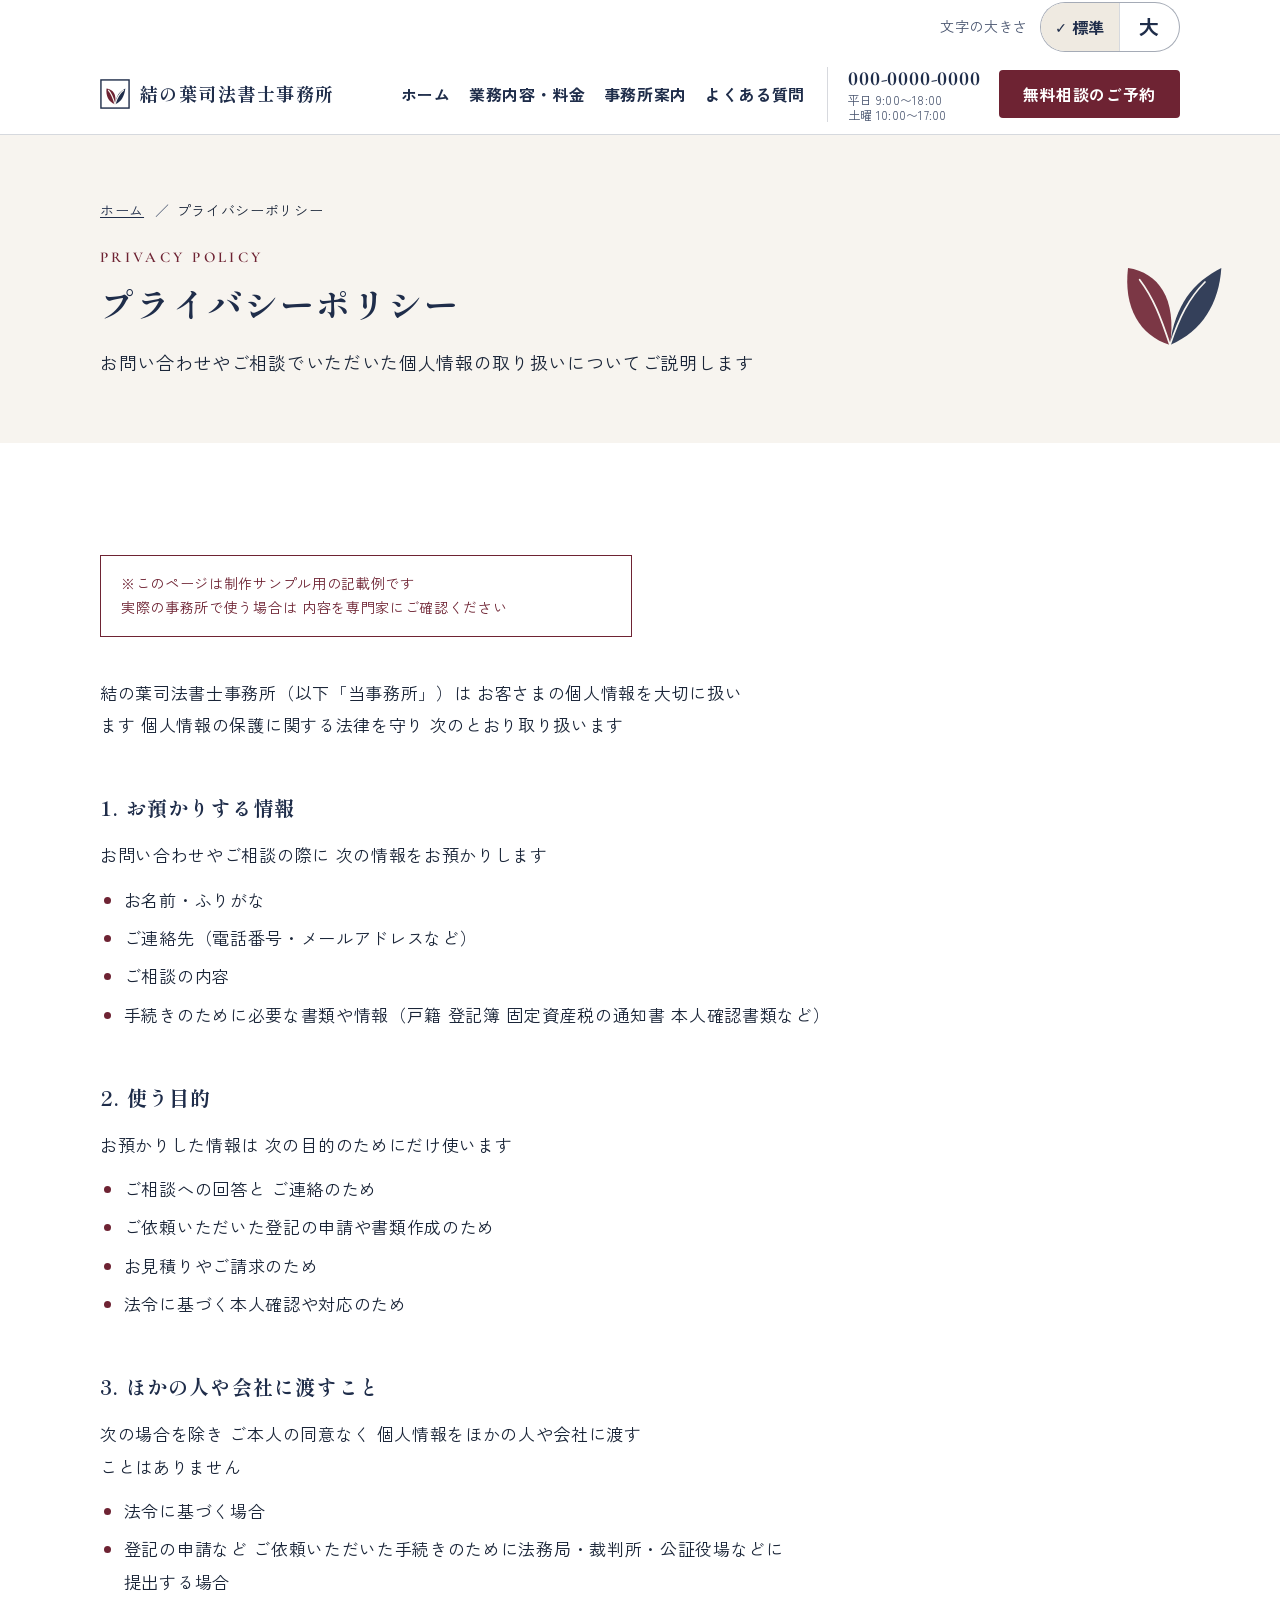
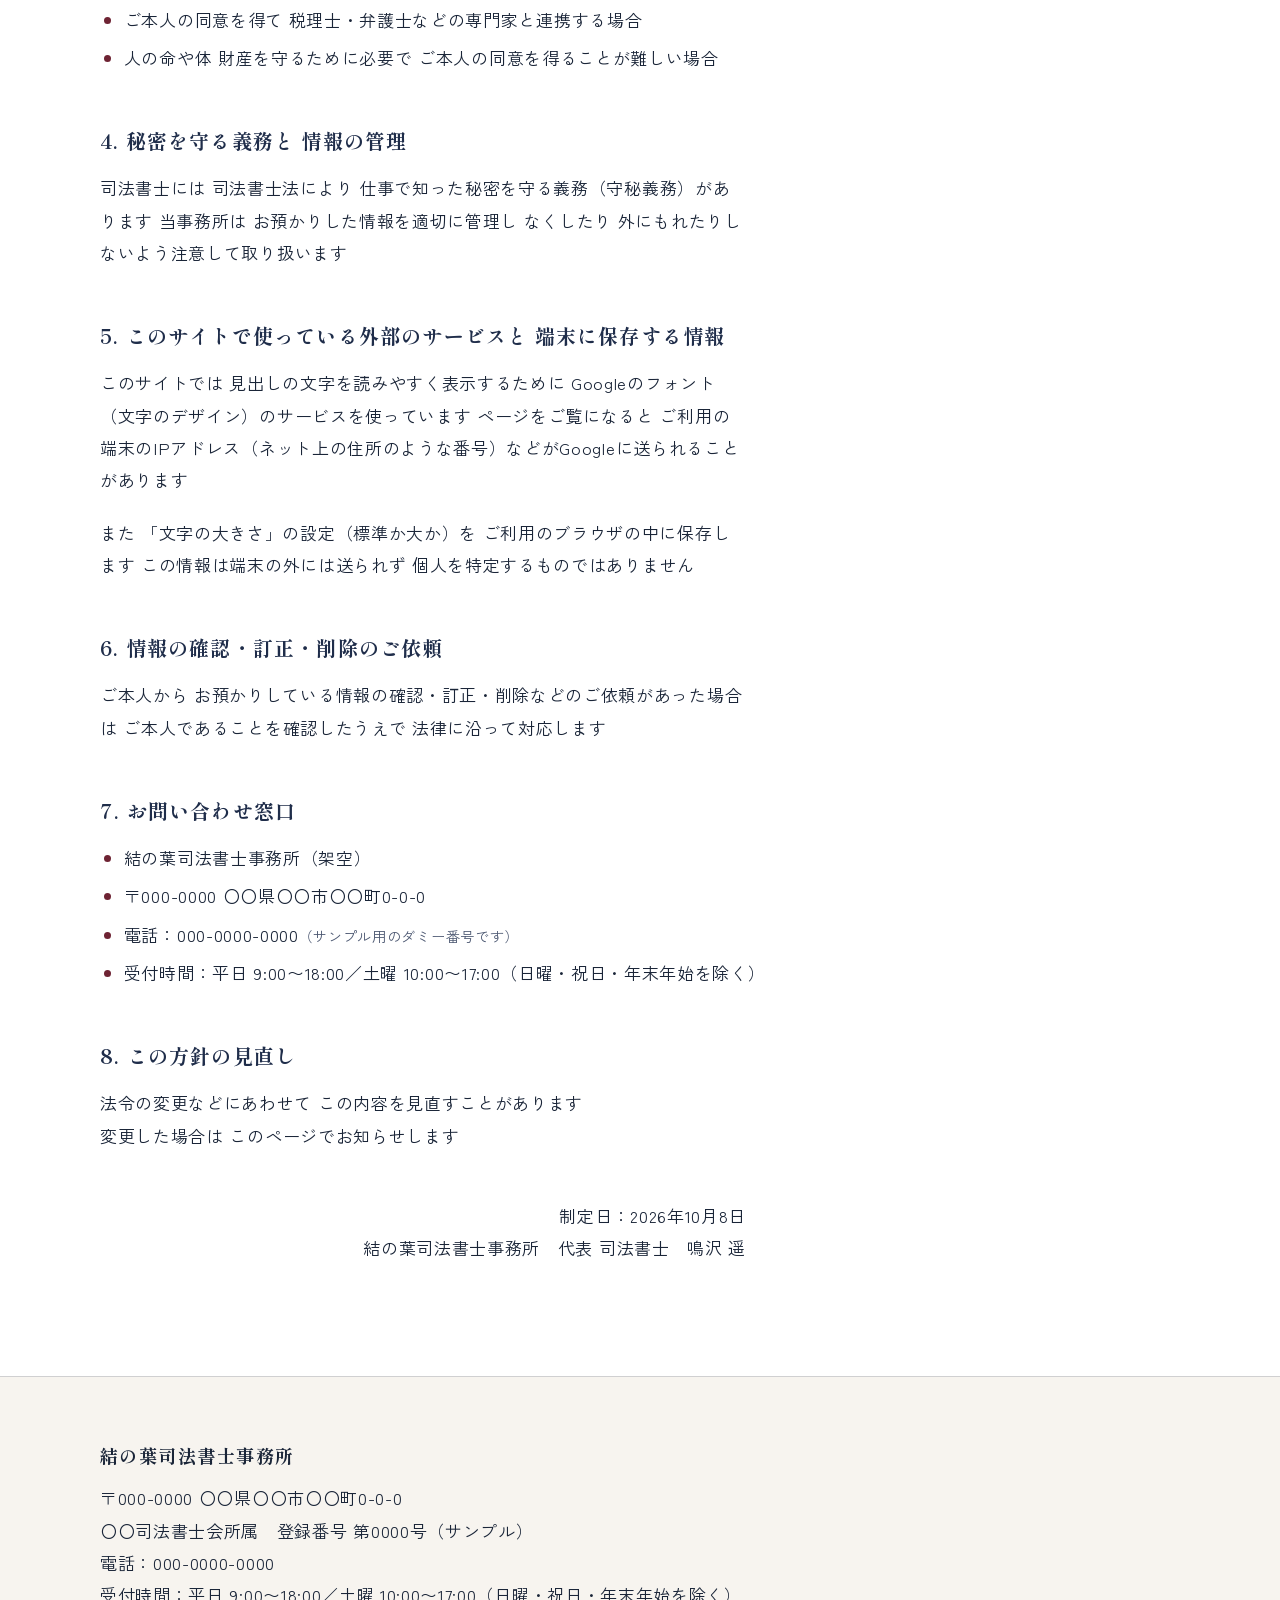
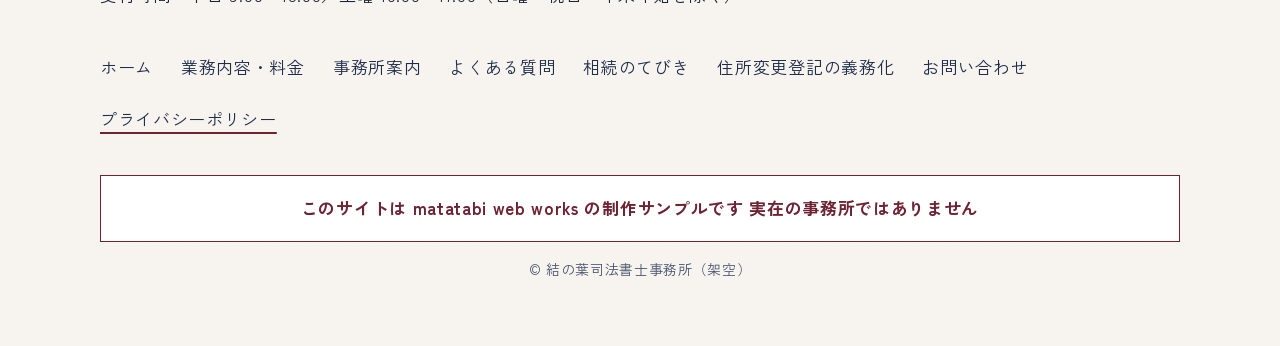
<file: privacy.html>
<!DOCTYPE html>
<html lang="ja" data-moji="d">
<head>
  <meta charset="UTF-8">
  <meta name="viewport" content="width=device-width, initial-scale=1">
  <meta name="robots" content="noindex">
  <meta name="format-detection" content="telephone=no">
  <title>プライバシーポリシー｜結の葉司法書士事務所</title>
  <meta name="description" content="結の葉司法書士事務所の個人情報の取り扱いについてご説明します（制作サンプル用の記載例）。">
  <meta property="og:title" content="プライバシーポリシー｜結の葉司法書士事務所">
  <meta property="og:description" content="結の葉司法書士事務所の個人情報の取り扱いについてご説明します。（制作サンプル・架空の事務所）">
  <meta property="og:type" content="article">
  <meta property="og:site_name" content="結の葉司法書士事務所（制作サンプル）">
  <meta property="og:locale" content="ja_JP">
  <meta name="theme-color" content="#1F2D4A">
  <link rel="icon" href="images/favicon.svg" type="image/svg+xml">
  <script>
    (function () {
      var d = document.documentElement;
      d.classList.add('js');
      try { if (localStorage.getItem('yuinoha-text-size') === 'large') { d.setAttribute('data-text-size', 'large'); } } catch (e) {}
    })();
  </script>
  <link rel="preconnect" href="https://fonts.googleapis.com">
  <link rel="preconnect" href="https://fonts.gstatic.com" crossorigin>
  <link rel="stylesheet" data-font="mincho" href="https://fonts.googleapis.com/css2?family=Shippori+Mincho:wght@700&amp;text=%2C-.0123456789AHINOUY%E2%9C%93%E3%80%81%E3%80%9C%E3%81%84%E3%81%86%E3%81%8A%E3%81%8B%E3%81%93%E3%81%94%E3%81%97%E3%81%99%E3%81%9B%E3%81%A3%E3%81%A6%E3%81%A7%E3%81%A8%E3%81%AB%E3%81%AE%E3%81%BB%E3%81%BE%E3%82%84%E3%82%8A%E3%82%8B%E3%82%8D%E3%82%8F%E3%82%92%E3%82%A4%E3%82%B5%E3%82%B7%E3%82%B9%E3%83%88%E3%83%90%E3%83%93%E3%83%97%E3%83%9D%E3%83%A9%E3%83%AA%E3%83%BB%E3%83%BC%E4%BA%8B%E4%BA%BA%E4%BC%9A%E4%BD%BF%E4%BE%9D%E4%BF%9D%E5%86%86%E5%89%8A%E5%8B%99%E5%8F%A3%E5%8F%B8%E5%90%88%E5%95%8F%E5%9C%9F%E5%A0%B1%E5%A3%AB%E5%A4%96%E5%AD%98%E5%AE%88%E5%AF%86%E5%B9%B4%E6%83%85%E6%89%80%E6%96%B9%E6%97%A5%E6%9B%B8%E6%9C%88%E6%9C%A8%E6%9C%AB%E6%AD%A3%E6%B0%B4%E6%B3%95%E6%B8%A1%E7%81%AB%E7%90%86%E7%9A%84%E7%9B%AE%E7%9B%B4%E7%A2%BA%E7%A4%BE%E7%A7%98%E7%AA%93%E7%AB%AF%E7%AE%A1%E7%B5%90%E7%BE%A9%E8%91%89%E8%A6%8B%E8%A8%82%E8%AA%8D%E9%83%A8%E9%87%91%E9%87%9D%E9%99%A4%E9%A0%90%E9%A0%BC%EF%BC%88%EF%BC%89&amp;display=swap">
  <link rel="stylesheet" data-font="gothic" href="https://fonts.googleapis.com/css2?family=Zen+Kaku+Gothic+New:wght@400;700&amp;text=%22%23%25%28%29%2C-.%2F0123456789%3A%3C%3D%3EABCDEGHIJLNOPRSTUVWY%5B%5D_abcdefghijklmnoprstuvwxyz%C2%A9%C3%97%E2%80%BB%E3%80%81%E3%80%82%E3%80%87%E3%80%8C%E3%80%8D%E3%80%92%E3%80%9C%E3%81%82%E3%81%84%E3%81%86%E3%81%88%E3%81%8A%E3%81%8B%E3%81%8C%E3%81%8D%E3%81%8E%E3%81%8F%E3%81%91%E3%81%93%E3%81%94%E3%81%95%E3%81%97%E3%81%98%E3%81%99%E3%81%9A%E3%81%9B%E3%81%9D%E3%81%9F%E3%81%A0%E3%81%A1%E3%81%A3%E3%81%A4%E3%81%A5%E3%81%A6%E3%81%A7%E3%81%A8%E3%81%A9%E3%81%AA%E3%81%AB%E3%81%AE%E3%81%AF%E3%81%B3%E3%81%B5%E3%81%B6%E3%81%B8%E3%81%BB%E3%81%BE%E3%81%BF%E3%82%81%E3%82%82%E3%82%84%E3%82%88%E3%82%89%E3%82%8A%E3%82%8B%E3%82%8C%E3%82%8D%E3%82%8F%E3%82%92%E3%82%93%E3%82%A2%E3%82%A4%E3%82%A6%E3%82%A7%E3%82%A9%E3%82%AF%E3%82%B5%E3%82%B6%E3%82%B7%E3%82%B8%E3%82%B9%E3%82%BF%E3%83%80%E3%83%81%E3%83%83%E3%83%87%E3%83%88%E3%83%89%E3%83%8B%E3%83%8D%E3%83%90%E3%83%91%E3%83%93%E3%83%95%E3%83%96%E3%83%97%E3%83%9A%E3%83%9B%E3%83%9D%E3%83%9F%E3%83%A0%E3%83%A1%E3%83%A5%E3%83%A9%E3%83%AA%E3%83%AB%E3%83%AC%E3%83%B3%E3%83%BB%E3%83%BC%E4%B8%80%E4%B8%87%E4%B8%8A%E4%B8%8B%E4%B8%8D%E4%B8%8E%E4%B8%AD%E4%BA%86%E4%BA%88%E4%BA%8B%E4%BA%A1%E4%BA%A4%E4%BA%BA%E4%BB%8A%E4%BB%95%E4%BB%98%E4%BB%A3%E4%BB%A4%E4%BB%A5%E4%BC%91%E4%BC%9A%E4%BC%9D%E4%BD%8E%E4%BD%8F%E4%BD%93%E4%BD%9C%E4%BD%BF%E4%BE%8B%E4%BE%9D%E4%BE%A1%E4%BE%BF%E4%BF%82%E4%BF%9D%E4%BF%A1%E5%80%8B%E5%84%84%E5%85%88%E5%85%8D%E5%85%A5%E5%85%AC%E5%86%85%E5%86%86%E5%87%BA%E5%88%86%E5%88%87%E5%88%9D%E5%88%A4%E5%88%A5%E5%88%A9%E5%88%B6%E5%89%8A%E5%89%8D%E5%89%B2%E5%8A%9B%E5%8B%95%E5%8B%99%E5%8C%96%E5%8D%94%E5%8D%B0%E5%8F%8E%E5%8F%96%E5%8F%97%E5%8F%A3%E5%8F%B7%E5%8F%B8%E5%90%88%E5%90%8C%E5%90%8D%E5%90%AB%E5%91%8A%E5%91%BD%E5%93%A1%E5%95%8F%E5%9B%9E%E5%9B%B3%E5%9B%BA%E5%9C%9F%E5%9C%A8%E5%9C%B0%E5%9F%BA%E5%A0%B1%E5%A0%B4%E5%A3%AB%E5%A4%89%E5%A4%96%E5%A4%9A%E5%A4%A7%E5%A7%8B%E5%AD%97%E5%AD%98%E5%AE%88%E5%AE%89%E5%AE%9A%E5%AE%9F%E5%AE%A2%E5%AE%B6%E5%AE%B9%E5%AF%86%E5%AF%BE%E5%B0%82%E5%B1%80%E5%B1%9E%E5%B8%82%E5%B8%8C%E5%B9%B3%E5%B9%B4%E5%BA%97%E5%BA%A6%E5%BC%81%E5%BC%8F%E5%BD%93%E5%BD%A2%E5%BD%B9%E5%BE%8B%E5%BE%8C%E5%BE%97%E5%BF%85%E5%BF%9C%E6%83%85%E6%84%8F%E6%88%90%E6%88%B8%E6%88%BB%E6%89%80%E6%89%8B%E6%89%B1%E6%89%BF%E6%8A%9E%E6%8A%B5%E6%8A%B9%E6%8F%90%E6%90%BA%E6%94%BE%E6%95%B0%E6%96%87%E6%96%99%E6%96%B9%E6%97%A5%E6%97%A9%E6%98%8E%E6%99%82%E6%9B%9C%E6%9B%B4%E6%9B%B8%E6%9C%80%E6%9C%88%E6%9C%9B%E6%9C%9F%E6%9C%A8%E6%9C%AB%E6%9C%AC%E6%9E%B6%E6%A0%AA%E6%A1%88%E6%A3%84%E6%A5%AD%E6%A8%99%E6%A8%A9%E6%AC%A1%E6%AC%BE%E6%AD%A3%E6%B0%8F%E6%B0%B4%E6%B1%82%E6%B1%BA%E6%B2%A2%E6%B2%BF%E6%B3%95%E6%B3%A8%E6%B6%88%E6%B8%A1%E6%BA%96%E7%81%AB%E7%84%A1%E7%89%B9%E7%90%86%E7%94%A3%E7%94%A8%E7%94%B3%E7%94%BA%E7%94%BB%E7%95%AA%E7%99%BB%E7%9A%84%E7%9B%AE%E7%9B%B4%E7%9B%B8%E7%9C%8C%E7%9F%A5%E7%A2%BA%E7%A4%BA%E7%A4%BE%E7%A5%9D%E7%A7%98%E7%A7%BB%E7%A8%8B%E7%A8%8E%E7%A8%AE%E7%A9%8D%E7%A9%BA%E7%AA%93%E7%AB%8B%E7%AB%AF%E7%AC%AC%E7%AD%86%E7%AD%94%E7%AE%97%E7%AE%A1%E7%B0%BF%E7%B1%8D%E7%B4%84%E7%B4%8D%E7%B4%99%E7%B5%90%E7%B5%A1%E7%B6%9A%E7%BE%A9%E8%87%AA%E8%91%89%E8%A1%A8%E8%A3%81%E8%A6%81%E8%A6%8B%E8%A6%A7%E8%A8%80%E8%A8%82%E8%A8%88%E8%A8%98%E8%A8%AD%E8%A8%B1%E8%A8%BC%E8%A9%95%E8%A9%B1%E8%AA%8D%E8%AA%AC%E8%AA%AD%E8%AB%87%E8%AB%8B%E8%AD%B0%E8%AD%B7%E8%B2%A1%E8%B2%BB%E8%B3%87%E8%B3%AA%E8%B4%88%E8%BB%A2%E8%BC%89%E8%BE%BC%E8%BF%B0%E9%80%81%E9%80%9A%E9%80%A3%E9%81%8E%E9%81%A5%E9%81%A9%E9%81%B8%E9%81%BA%E9%83%A8%E9%83%B5%E9%85%AC%E9%87%91%E9%87%9D%E9%8C%B2%E9%91%91%E9%96%80%E9%96%89%E9%96%8B%E9%96%93%E9%96%A2%E9%99%8D%E9%99%90%E9%99%A4%E9%9A%9B%E9%9B%86%E9%9B%A3%E9%9B%BB%E9%9D%A2%E9%A0%90%E9%A0%BC%E9%A1%8D%E9%A1%9E%E9%B3%B4%EF%BC%88%EF%BC%89%EF%BC%8B%EF%BC%8F%EF%BC%9A%EF%BD%9C&amp;display=swap">
  <link rel="stylesheet" data-font="accent" href="https://fonts.googleapis.com/css2?family=Cormorant+Garamond:wght@600&amp;text=%20%2C-0123456789ACHILNOPRUVY&amp;display=swap">
  <link rel="stylesheet" href="css/style.css?v=20261031-4">
  <script src="js/main.js?v=20261008-42" defer></script>
</head>
<body class="has-fixed-cta">
  <a href="#main" class="skip-link">本文へ<wbr>移動</a>
  <div class="text-size-bar">
    <div class="container text-size-bar__inner">
      <p data-wrap="phrase" class="text-size-bar__tel"><span class="text-size-bar__tel-label">お電話</span><span class="text-size-bar__tel-num">000-0000-0000</span><span class="text-size-bar__tel-hours"><span class="nowrap">平日 9:00〜18:00</span>／<span class="nowrap">土曜 10:00〜17:00</span></span></p>
      <span class="text-size-bar__label" id="text-size-label">文字の<wbr>大きさ</span>
      <div class="text-size-bar__group" role="group" aria-labelledby="text-size-label">
        <button type="button" class="text-size-btn" data-text-size-btn="standard" aria-pressed="true">標準</button>
        <button type="button" class="text-size-btn text-size-btn--large" data-text-size-btn="large" aria-pressed="false">大</button>
      </div>
      <p class="visually-hidden" id="text-size-status" role="status"></p>
    </div>
  </div>
  <header class="site-header">
    <div class="container site-header__inner">
      <a href="index.html" class="site-logo">
        <img src="images/logo-mark.svg" alt="" width="30" height="30">
        <span class="site-logo__text"><span class="site-logo__kana" aria-hidden="true">YUINOHA</span><span class="site-logo__name">結の<wbr>葉<span class="site-logo__sub">司法書<wbr>士事務所</span></span></span>
      </a>
      <button type="button" class="header-icon header-icon--tel" data-sample-tel aria-describedby="header-call-status"><svg class="header-icon__svg" viewBox="0 0 24 24" width="22" height="22" aria-hidden="true" focusable="false"><path d="M6.6 3.5h3l1.5 4.2-2 1.4a12 12 0 0 0 5.8 5.8l1.4-2 4.2 1.5v3a2 2 0 0 1-2.2 2A16.8 16.8 0 0 1 4.6 5.7a2 2 0 0 1 2-2.2z" fill="none" stroke="currentColor" stroke-width="1.8" stroke-linejoin="round"/></svg><span class="header-icon__label">電話</span></button>
      <a href="contact.html" class="header-icon header-icon--consult"><svg class="header-icon__svg" viewBox="0 0 24 24" width="22" height="22" aria-hidden="true" focusable="false"><rect x="3.5" y="5" width="17" height="15.5" rx="1.5" fill="none" stroke="currentColor" stroke-width="1.8"/><path d="M3.5 9.5h17M8 3v4M16 3v4" fill="none" stroke="currentColor" stroke-width="1.8" stroke-linecap="round"/><path d="M8.5 14.5l2.3 2.3 4.7-4.7" fill="none" stroke="currentColor" stroke-width="1.8" stroke-linecap="round" stroke-linejoin="round"/></svg><span class="header-icon__label">相談</span><span class="visually-hidden"><wbr>（無料相談の<wbr>ご予約）</span></a>
      <button type="button" class="menu-toggle" aria-label="メニューを開く" aria-expanded="false" aria-controls="global-nav">
        <span class="menu-toggle__bars" aria-hidden="true"></span>
        <span class="menu-toggle__label" aria-hidden="true">メニュー</span>
      </button>
      <nav class="global-nav" id="global-nav" aria-label="メインメニュー">
        <ul class="global-nav__list">
          <li data-wrap="phrase"><a href="index.html"><span>ホーム</span></a></li>
          <li data-wrap="phrase"><a href="services.html"><span>業務内容・<wbr>料金</span></a></li>
          <li data-wrap="phrase"><a href="about.html"><span>事務所案内</span></a></li>
          <li data-wrap="phrase"><a href="faq.html"><span>よく<wbr>ある<wbr>質問</span></a></li>
          <li data-wrap="phrase" class="global-nav__tel"><span class="header-tel"><span class="header-tel__label">お電話での<wbr>ご相談</span><span class="header-tel__num">000-0000-0000</span><span class="header-tel__hours"><span class="nowrap">平日 9:00〜18:00</span><span class="header-tel__sep">／</span><span class="nowrap">土曜 10:00〜17:00</span></span></span></li>
          <li data-wrap="phrase"><a href="contact.html" class="global-nav__contact"><span class="global-nav__label-sp">お問い合わせ</span><span class="global-nav__label-pc">無料相談の<wbr>ご予約</span></a></li>
        </ul>
        <p data-wrap="phrase" class="global-nav__cta"><a href="contact.html" class="btn btn--primary">無料相談の<wbr>ご予約</a></p>
      </nav>
    </div>
    <p class="header-call-status phrase-text" id="header-call-status" role="status"></p>
  </header>

  <main id="main" tabindex="-1">
    <div class="page-head">
      <div class="container page-head__inner">
        <nav class="breadcrumb" aria-label="パンくずリスト">
          <ol>
            <li data-wrap="phrase"><a href="index.html">ホーム</a></li>
            <li data-wrap="phrase"><span aria-current="page">プライバシーポリシー</span></li>
          </ol>
        </nav>
        <span class="eyebrow" aria-hidden="true">PRIVACY POLICY</span>
        <h1 class="page-head__title">プライバシー<wbr>ポリシー</h1>
        <p data-wrap="phrase" class="lead phrase-text">お問い合わせや<wbr>ご相談で<wbr>いただいた<wbr>個人情報の<wbr>取り扱いに<wbr>ついて<wbr>ご説明します</p>
      </div>
      <img src="images/leaf-deco.svg" alt="" width="120" height="120" class="page-head__deco">
    </div>

    <div class="section">
      <div class="container">
        <div class="policy">
          <p data-clauses="1" data-wrap="phrase" class="note policy__sample phrase-text"><span class="kc">※<wbr>この<wbr>ページは<wbr>制作<wbr>サンプル<wbr>用の<wbr>記載例です</span> <span class="kc"><wbr>実際の<wbr>事務所で<wbr>使う<wbr>場合は 内容を<wbr>専門家に<wbr>ご確認ください</span></p>

          <p class="phrase-text">結の<wbr>葉司法書<wbr>士事務所<wbr>（以下<wbr>「当事務所」）は お客さまの<wbr>個人情報を<wbr>大切に<wbr>扱います 個人情報の<wbr>保護に<wbr>関する<wbr>法律を<wbr>守り 次の<wbr>とおり<wbr>取り扱います</p>

          <h2>1. お預かりする<wbr>情報</h2>
          <p data-wrap="phrase" class="phrase-text">お問い合わせや<wbr>ご相談の<wbr>際に 次の<wbr>情報を<wbr>お預かりします</p>
          <ul>
            <li data-wrap="phrase" class="phrase-text">お名前・<wbr>ふりが<wbr>な</li>
            <li data-wrap="phrase" class="phrase-text">ご連絡先<wbr>（電話番号・<wbr>メールアドレスなど）</li>
            <li data-wrap="phrase" class="phrase-text">ご相談の<wbr>内容</li>
            <li data-wrap="phrase" class="phrase-text">手続きの<wbr>ために<wbr>必要な<wbr>書類や<wbr>情報<wbr>（戸籍 登記簿 固定資産税の<wbr>通知書 本人確認書類など）</li>
          </ul>

          <h2>2. 使う<wbr>目的</h2>
          <p data-wrap="phrase" class="phrase-text">お預かりした<wbr>情報は 次の<wbr>目的の<wbr>ためにだけ<wbr>使います</p>
          <ul>
            <li data-wrap="phrase" class="phrase-text">ご相談への<wbr>回答と ご連絡の<wbr>ため</li>
            <li data-wrap="phrase" class="phrase-text">ご依頼いただいた<wbr>登記の<wbr>申請や<wbr>書類作成の<wbr>ため</li>
            <li data-wrap="phrase" class="phrase-text">お見積りや<wbr>ご請求の<wbr>ため</li>
            <li data-wrap="phrase" class="phrase-text">法令に<wbr>基づく<wbr>本人確認や<wbr>対応の<wbr>ため</li>
          </ul>

          <h2>3. ほかの<wbr>人や<wbr>会社に<wbr>渡す<wbr>こと</h2>
          <p data-wrap="phrase" class="phrase-text">次の<wbr>場合を<wbr>除き ご本人の<wbr>同意なく 個人情報を<wbr>ほかの<wbr>人や<wbr>会社に<wbr>渡す<wbr>ことは<wbr>ありません</p>
          <ul>
            <li data-wrap="phrase" class="phrase-text">法令に<wbr>基づく<wbr>場合</li>
            <li data-wrap="phrase" class="phrase-text">登記の<wbr>申請など ご依頼いただいた<wbr>手続きの<wbr>ために<wbr>法務局・<wbr>裁判所・<wbr>公証役場などに<wbr>提出する<wbr>場合</li>
            <li data-wrap="phrase" class="phrase-text">ご本人の<wbr>同意を<wbr>得て 税理士・<wbr>弁護士などの<wbr>専門家と<wbr>連携する<wbr>場合</li>
            <li data-wrap="phrase" class="phrase-text">人の<wbr>命や<wbr>体 財産を<wbr>守る<wbr>ために<wbr>必要で ご本人の<wbr>同意を<wbr>得ることが<wbr>難しい<wbr>場合</li>
          </ul>

          <h2 data-clauses="1"><span class="kc">4. 秘密を<wbr>守る<wbr>義務と</span> <span class="kc"><wbr>情報の<wbr>管理</span></h2>
          <p class="phrase-text">司法書士には 司法書士法に<wbr>より 仕事で<wbr>知った<wbr>秘密を<wbr>守る<wbr>義務<wbr>（守秘義務）が<wbr>あります 当事務所は お預かりした<wbr>情報を<wbr>適切に<wbr>管理し なくしたり 外にもれたり<wbr>しないよう<wbr>注意して<wbr>取り扱います</p>

          <h2 data-clauses="1"><span class="kc">5. この<wbr>サイトで<wbr>使っている<wbr>外部の<wbr>サービスと</span> <span class="kc"><wbr>端末に<wbr>保存する<wbr>情報</span></h2>
          <p class="phrase-text">この<wbr>サイトでは 見出しの<wbr>文字を<wbr>読みやすく<wbr>表示する<wbr>ために Googleの<wbr>フォント<wbr>（文字の<wbr>デザイン）の<wbr>サービスを<wbr>使っています ページを<wbr>ご覧に<wbr>なると ご利用の<wbr>端末の<wbr>IPアドレス<wbr>（ネット上の<wbr>住所のような<wbr>番号）などが<wbr>Googleに<wbr>送られる<wbr>ことが<wbr>あります</p>
          <p class="phrase-text">また 「文字の<wbr>大きさ」の<wbr>設定<wbr>（標準か<wbr>大か）を ご利用の<wbr>ブラウザの<wbr>中に<wbr>保存します この<wbr>情報は<wbr>端末の<wbr>外には<wbr>送られず 個人を<wbr>特定する<wbr>ものでは<wbr>ありません</p>

          <h2>6. 情報の<wbr>確認・訂正・削除の<wbr>ご依頼</h2>
          <p class="phrase-text">ご本人から お預かりしている<wbr>情報の<wbr>確認・<wbr>訂正・<wbr>削除などの<wbr>ご依頼が<wbr>あった<wbr>場合は ご本人で<wbr>ある<wbr>ことを<wbr>確認した<wbr>うえで 法律に<wbr>沿って<wbr>対応します</p>

          <h2>7. お問い合わせ<wbr>窓口</h2>
          <ul>
            <li data-wrap="phrase" class="phrase-text">結の<wbr>葉司法書<wbr>士事務所<wbr>（架空）</li>
            <li data-wrap="phrase" class="phrase-text">〒000-0000 〇〇県〇〇市〇〇町0-0-0</li>
            <li data-wrap="phrase">電話：000-0000-0000<span class="note"><wbr>（サンプル用の<wbr>ダミー<wbr>番号です）</span></li>
            <li data-wrap="phrase">受付<wbr>時間：<span class="nowrap">平日 9:00〜18:00</span>／<span class="nowrap">土曜 10:00〜17:00</span><wbr><span class="nowrap">（日曜・祝日・年末年始を<wbr>除く）</span></li>
          </ul>

          <h2>8. この<wbr>方針の<wbr>見直し</h2>
          <p data-clauses="1" data-wrap="phrase" class="phrase-text"><span class="kc">法令の<wbr>変更などに<wbr>あわせて この<wbr>内容を<wbr>見直す<wbr>ことが<wbr>あります</span> <span class="kc"><wbr>変更した<wbr>場合は この<wbr>ページで<wbr>お知らせします</span></p>

          <p data-wrap="phrase" class="policy__date">制定日：2026年10月8日<br>結の<wbr>葉司法書<wbr>士事務所　代表 司法書<wbr>士　<span class="nowrap">鳴沢 遥</span></p>
        </div>
      </div>
    </div>
  </main>

  <footer class="site-footer">
    <div class="container">
      <p data-wrap="phrase" class="site-footer__name">結の<wbr>葉司法書<wbr>士事務所</p>
      <div class="site-footer__info">
        <p data-wrap="phrase">〒000-0000 〇〇県〇〇市〇〇町0-0-0</p>
        <p data-wrap="phrase">〇〇司法書<wbr>士会所属　<span class="nowrap">登録番号 第0000号<wbr>（サンプル）</span></p>
        <p data-wrap="phrase">電話：000-0000-0000</p>
        <p data-wrap="phrase">受付<wbr>時間：<span class="nowrap">平日 9:00〜18:00</span>／<span class="nowrap">土曜 10:00〜17:00</span><wbr><span class="nowrap">（日曜・祝日・年末年始を<wbr>除く）</span></p>
      </div>
      <nav class="site-footer__nav" aria-label="フッターメニュー">
        <ul>
          <li data-wrap="phrase"><a href="index.html">ホーム</a></li>
          <li data-wrap="phrase"><a href="services.html">業務内容・<wbr>料金</a></li>
          <li data-wrap="phrase"><a href="about.html">事務所案内</a></li>
          <li data-wrap="phrase"><a href="faq.html">よく<wbr>ある<wbr>質問</a></li>
          <li data-wrap="phrase"><a href="guide.html">相続の<wbr>てびき</a></li>
          <li data-wrap="phrase"><a href="address-change.html">住所変更登記の<wbr>義務化</a></li>
          <li data-wrap="phrase"><a href="contact.html">お問い合わせ</a></li>
          <li data-wrap="phrase"><a href="privacy.html" aria-current="page">プライバシーポリシー</a></li>
        </ul>
      </nav>
      <p data-clauses="1" data-wrap="phrase" class="site-footer__sample"><span class="kc">この<wbr>サイトは matatabi web works の<wbr>制作<wbr>サンプルです</span> <span class="kc"><wbr>実在の<wbr>事務所ではありません</span></p>
      <small class="site-footer__copy">© 結の<wbr>葉司法書<wbr>士事務所<wbr>（架空）</small>
    </div>
  </footer>

  <div class="consult-bar" data-consult-bar>
    <p class="consult-bar__status phrase-text" id="bar-call-status" role="status"></p>
    <div class="consult-bar__inner">
      <button type="button" class="consult-bar__close" data-consult-bar-close aria-label="画面下の相談の案内を閉じる"><span aria-hidden="true">×</span></button>
      <button type="button" class="consult-bar__btn consult-bar__btn--tel" data-sample-tel aria-describedby="bar-call-status"><span class="consult-bar__main"><svg class="header-icon__svg" viewBox="0 0 24 24" width="22" height="22" aria-hidden="true" focusable="false"><path d="M6.6 3.5h3l1.5 4.2-2 1.4a12 12 0 0 0 5.8 5.8l1.4-2 4.2 1.5v3a2 2 0 0 1-2.2 2A16.8 16.8 0 0 1 4.6 5.7a2 2 0 0 1 2-2.2z" fill="none" stroke="currentColor" stroke-width="1.8" stroke-linejoin="round"/></svg>電話で<wbr>相談</span><span class="consult-bar__sub"><span class="nowrap">平日9〜18時</span>／<wbr><span class="nowrap">土曜10〜17時</span></span></button>
      <a href="contact.html" class="consult-bar__btn consult-bar__btn--reserve"><span class="consult-bar__main"><svg class="header-icon__svg" viewBox="0 0 24 24" width="22" height="22" aria-hidden="true" focusable="false"><rect x="3.5" y="5" width="17" height="15.5" rx="1.5" fill="none" stroke="currentColor" stroke-width="1.8"/><path d="M3.5 9.5h17M8 3v4M16 3v4" fill="none" stroke="currentColor" stroke-width="1.8" stroke-linecap="round"/><path d="M8.5 14.5l2.3 2.3 4.7-4.7" fill="none" stroke="currentColor" stroke-width="1.8" stroke-linecap="round" stroke-linejoin="round"/></svg>無料相談を<wbr>予約</span><span class="consult-bar__sub">初回60分程度・<wbr>無料</span></a>
    </div>
  </div>
</body>
</html>
</file>
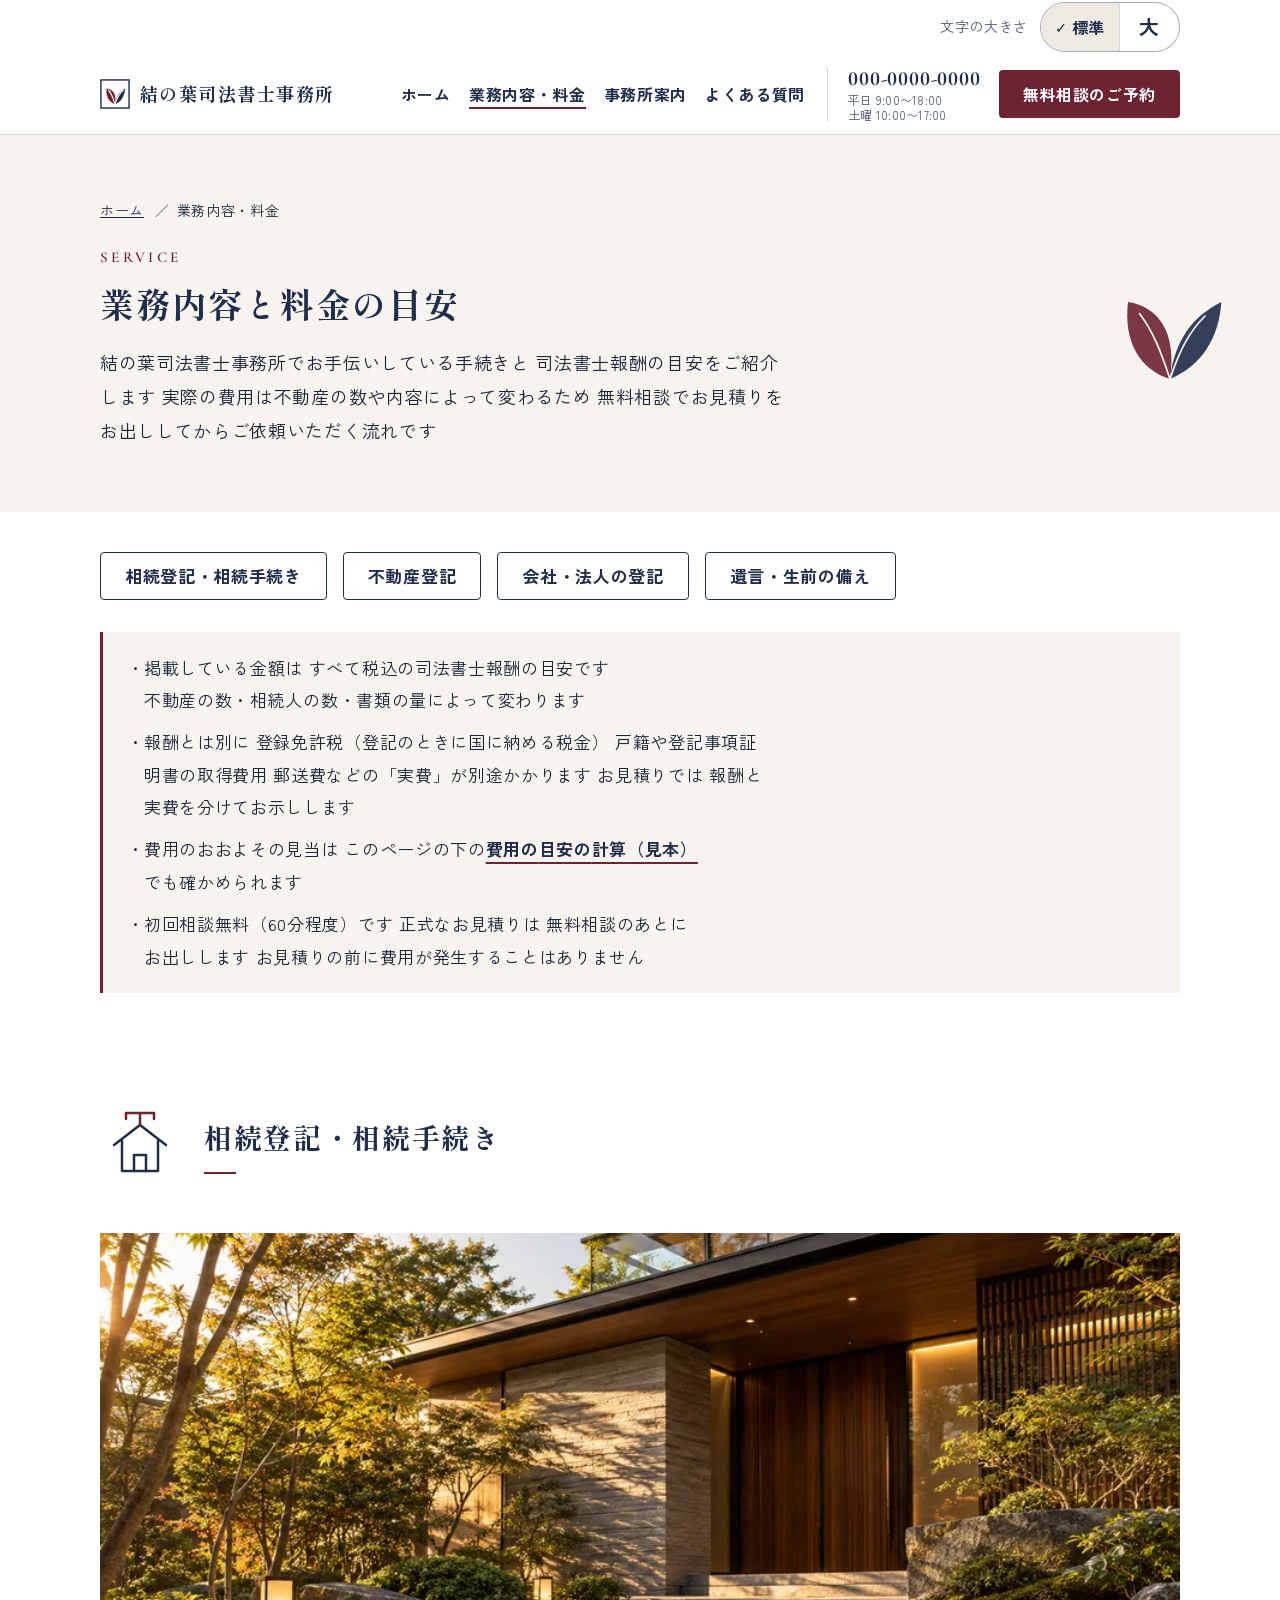
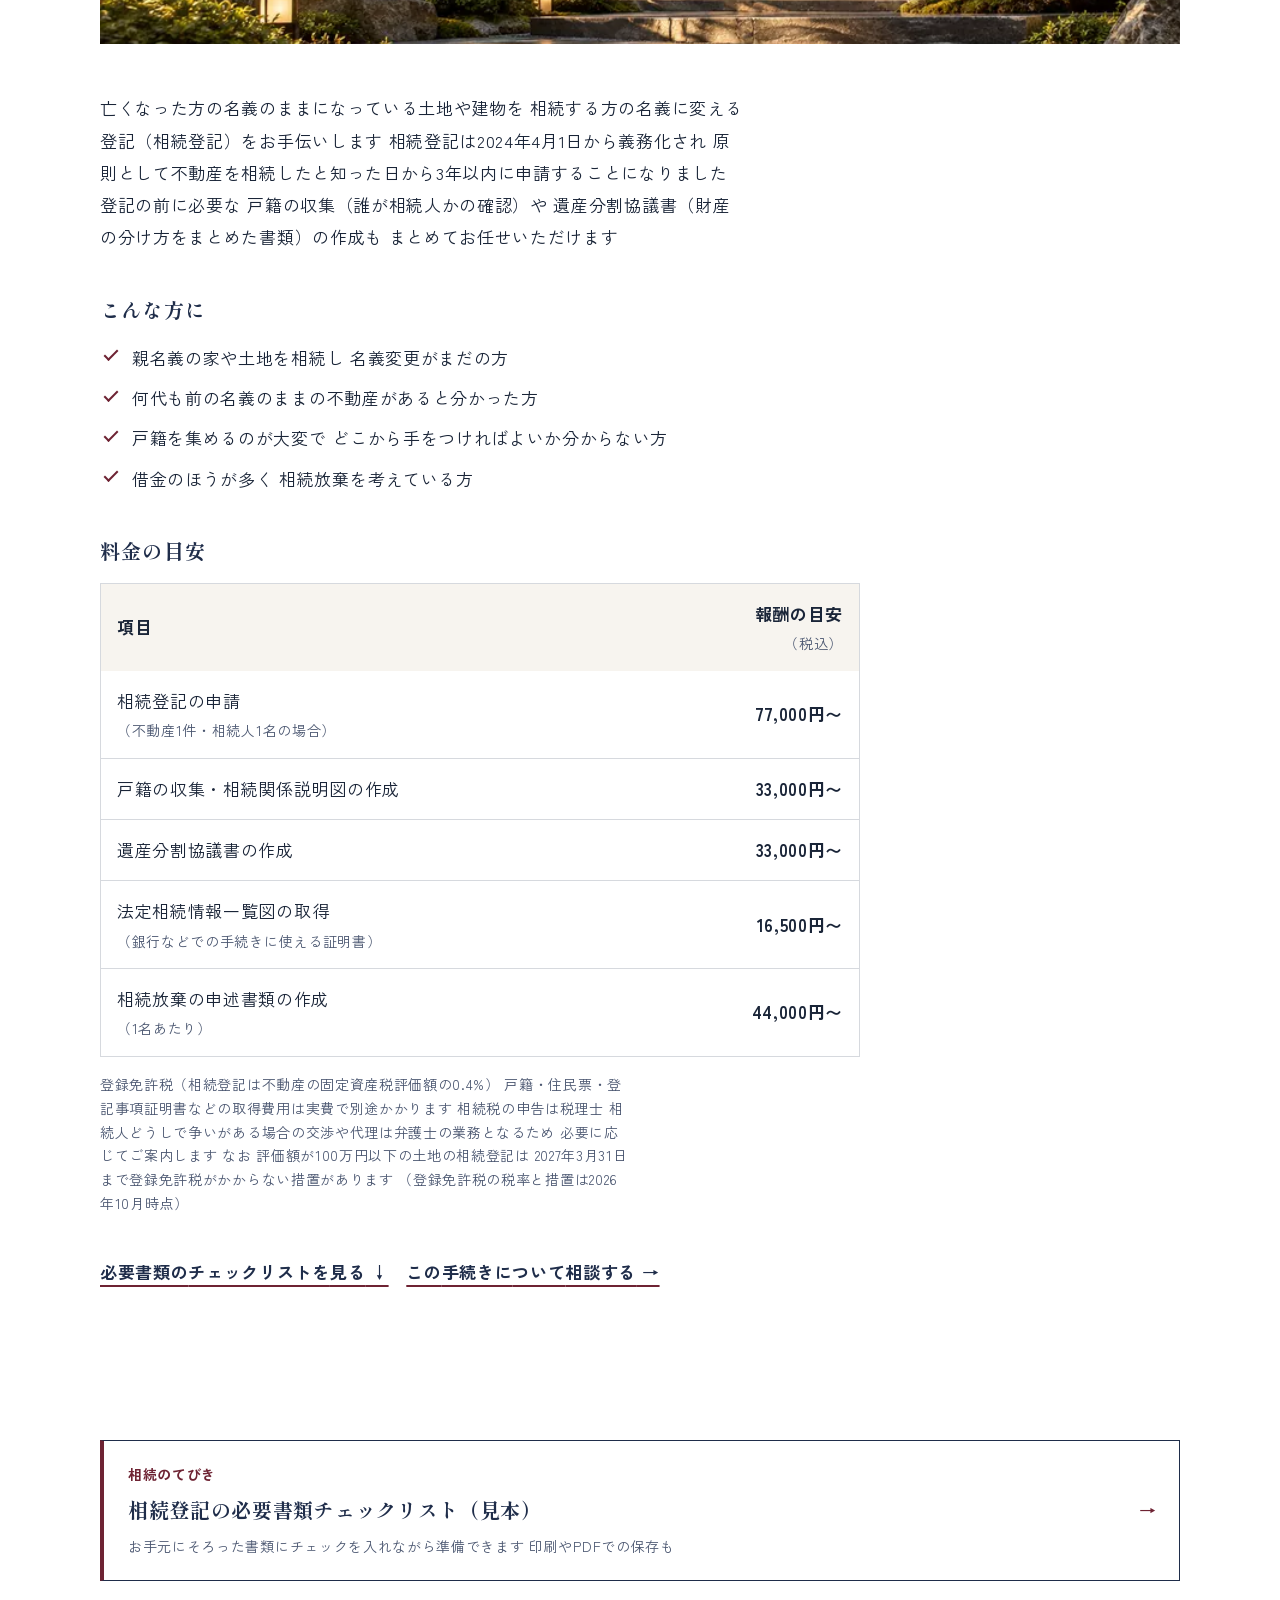
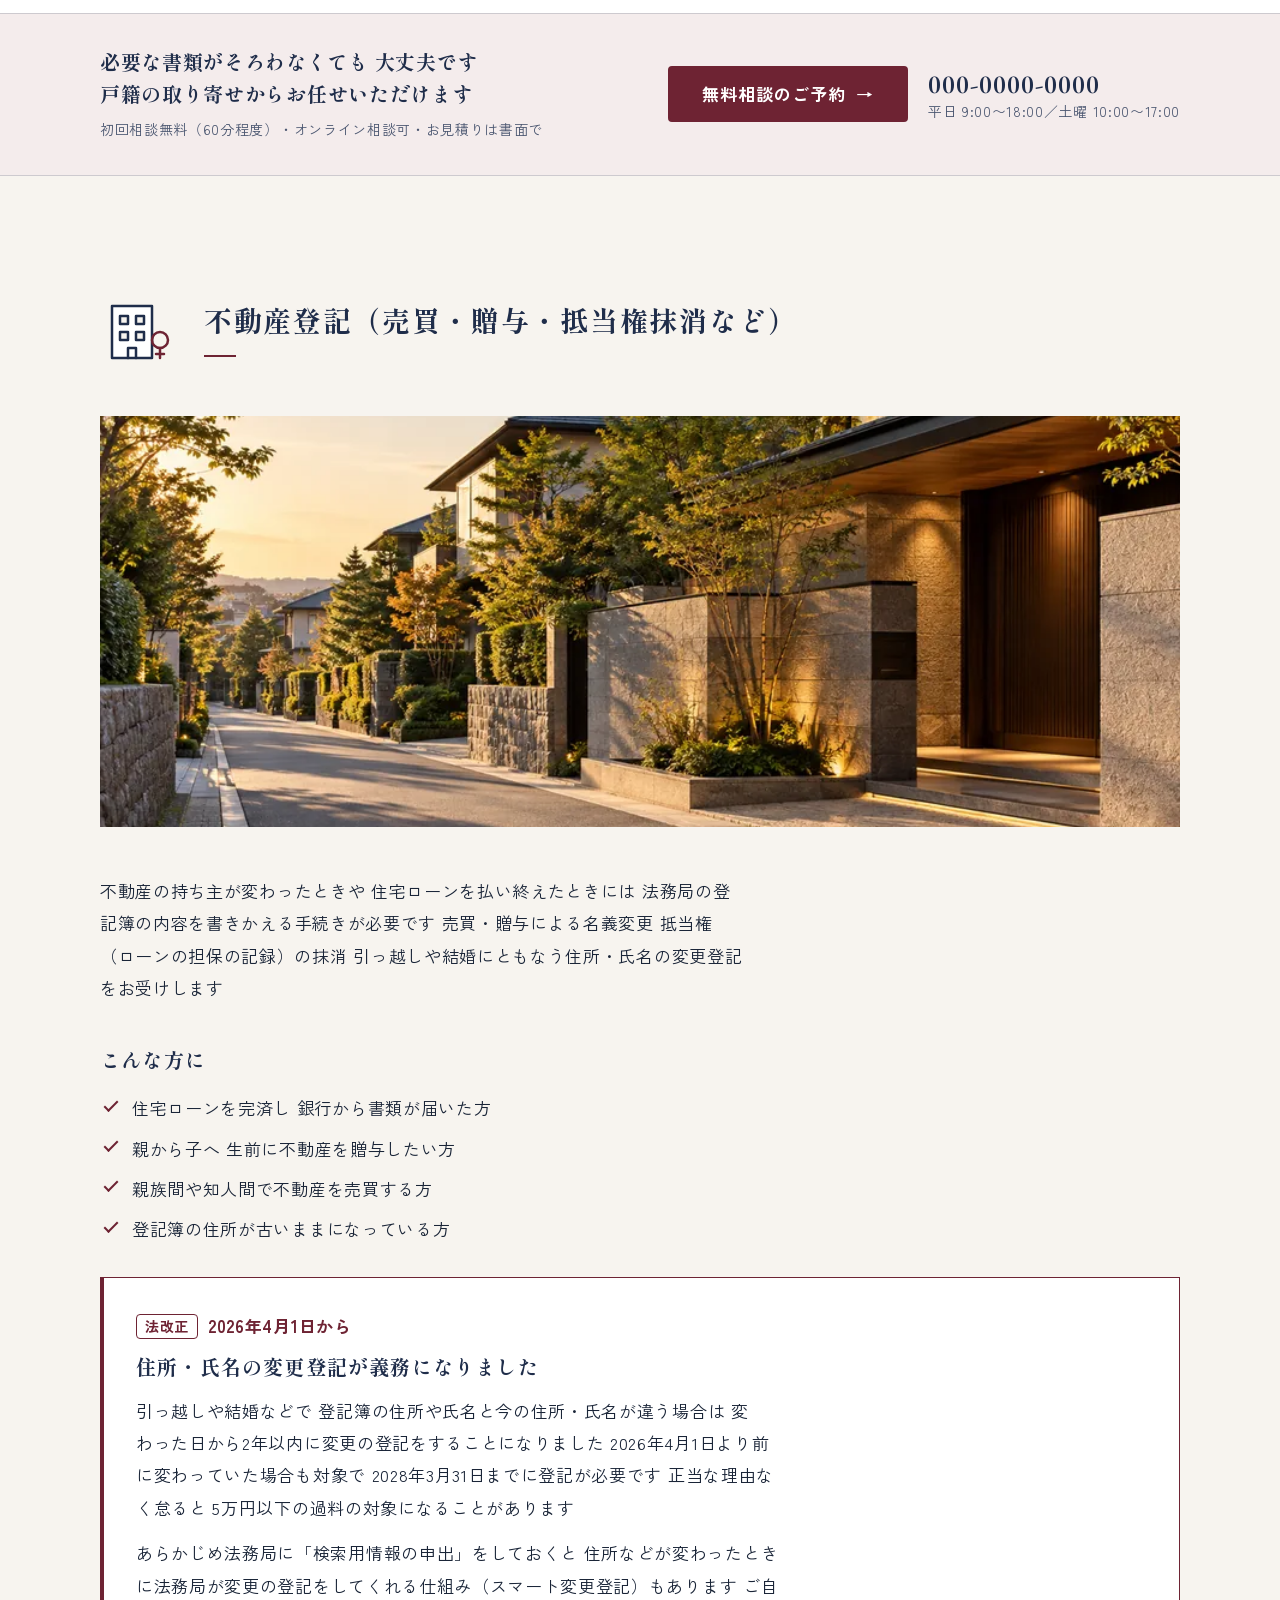
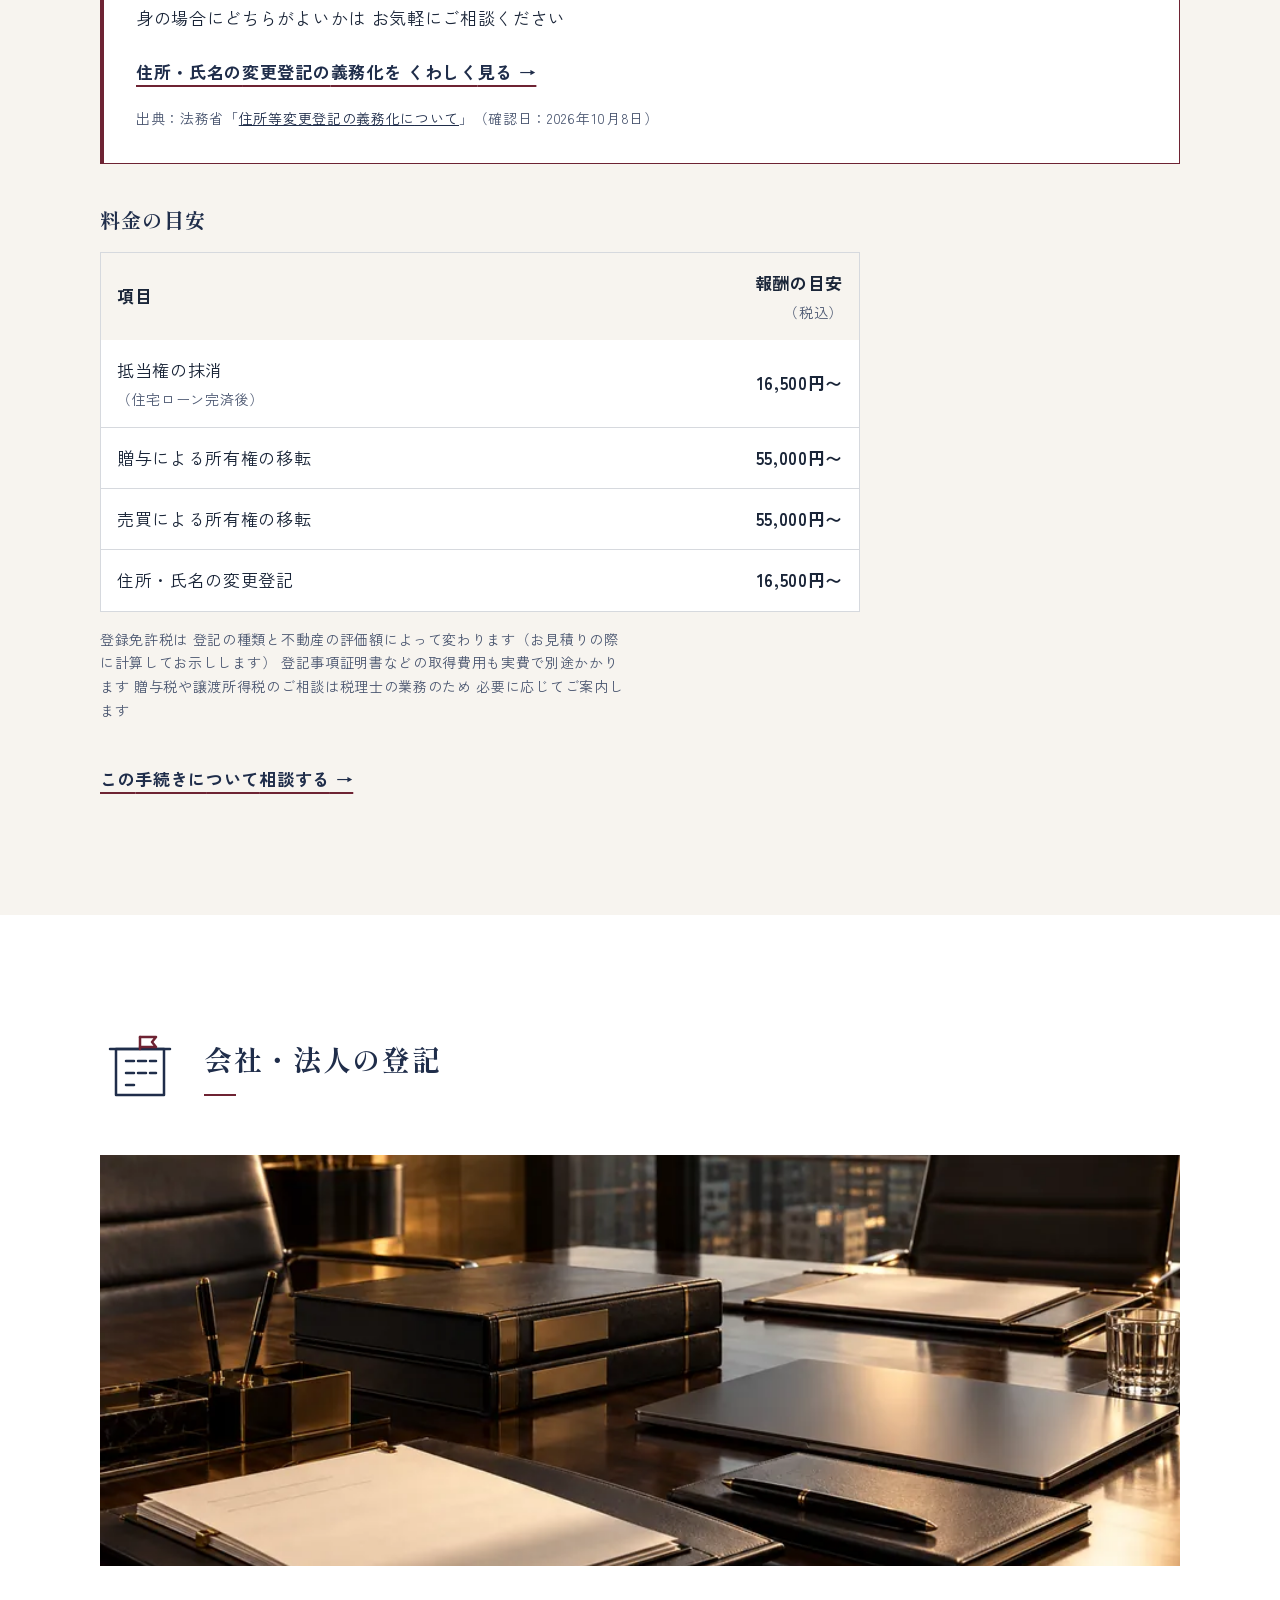
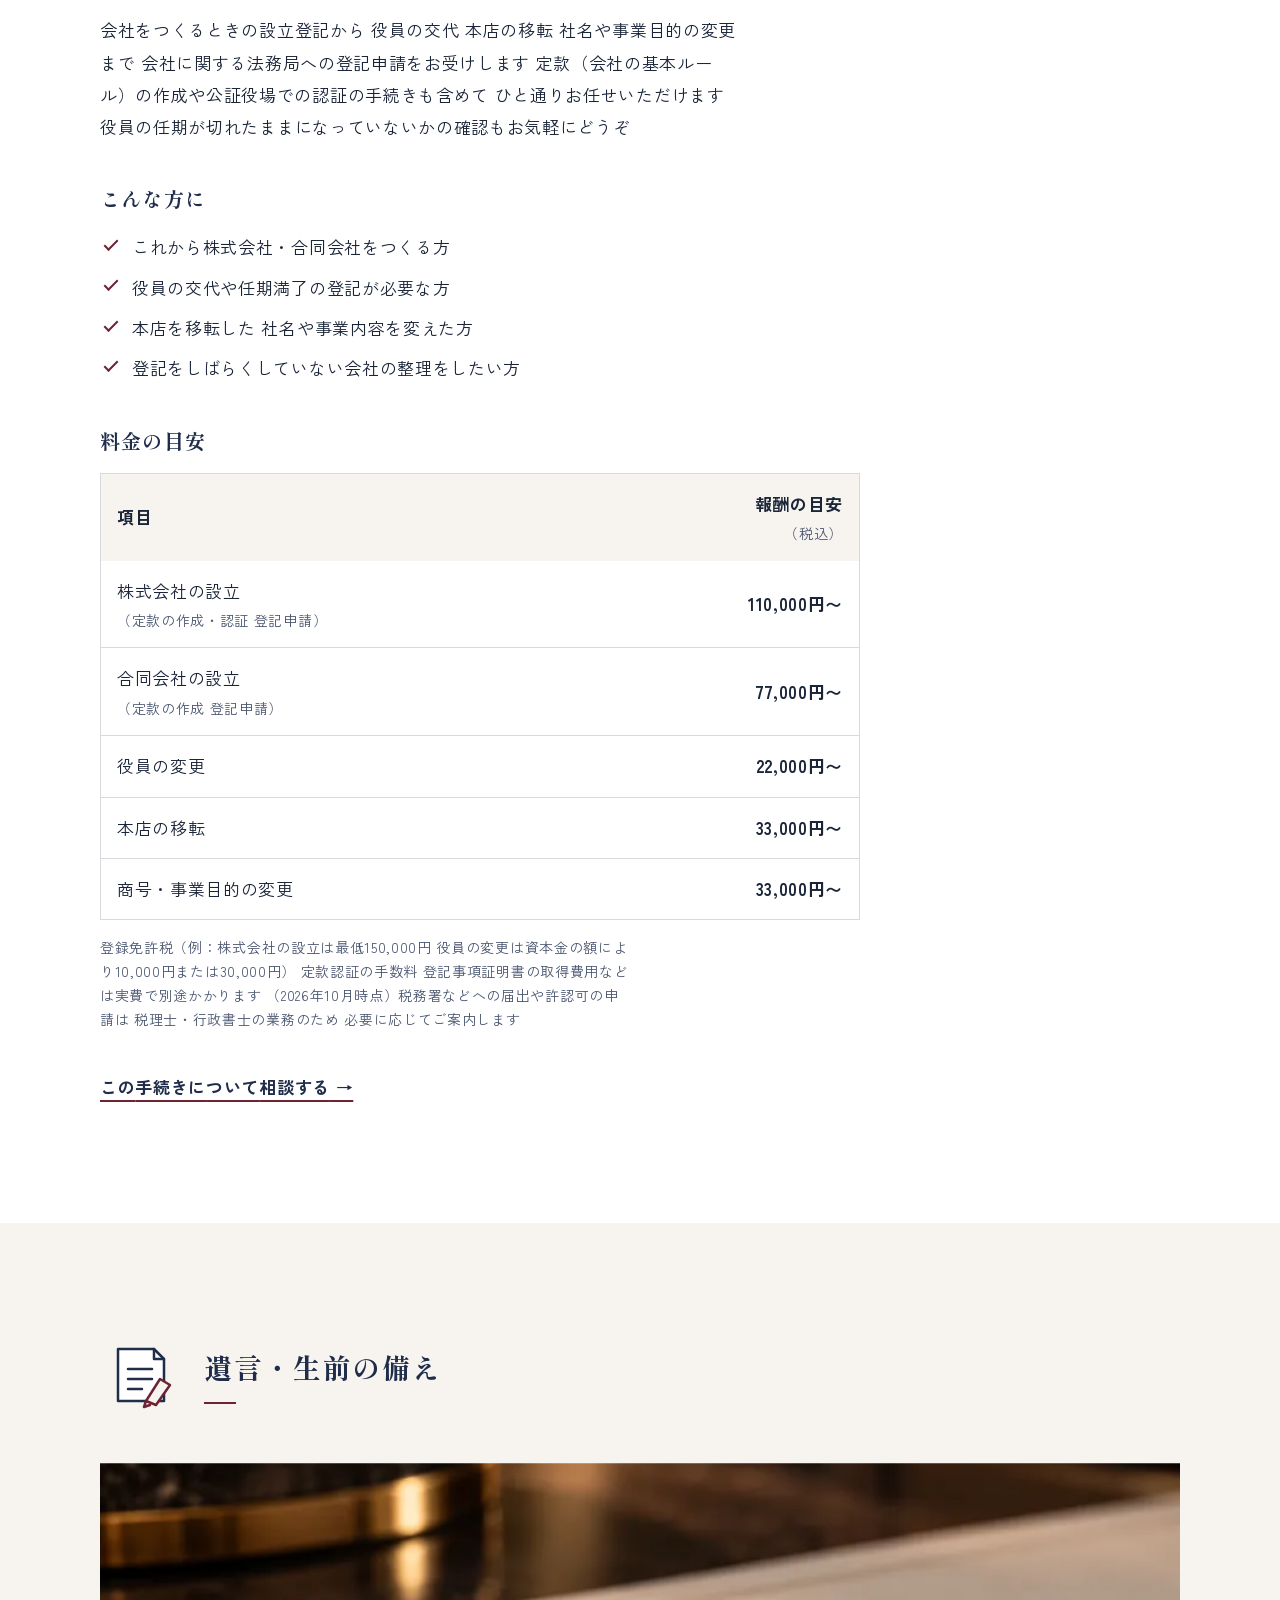
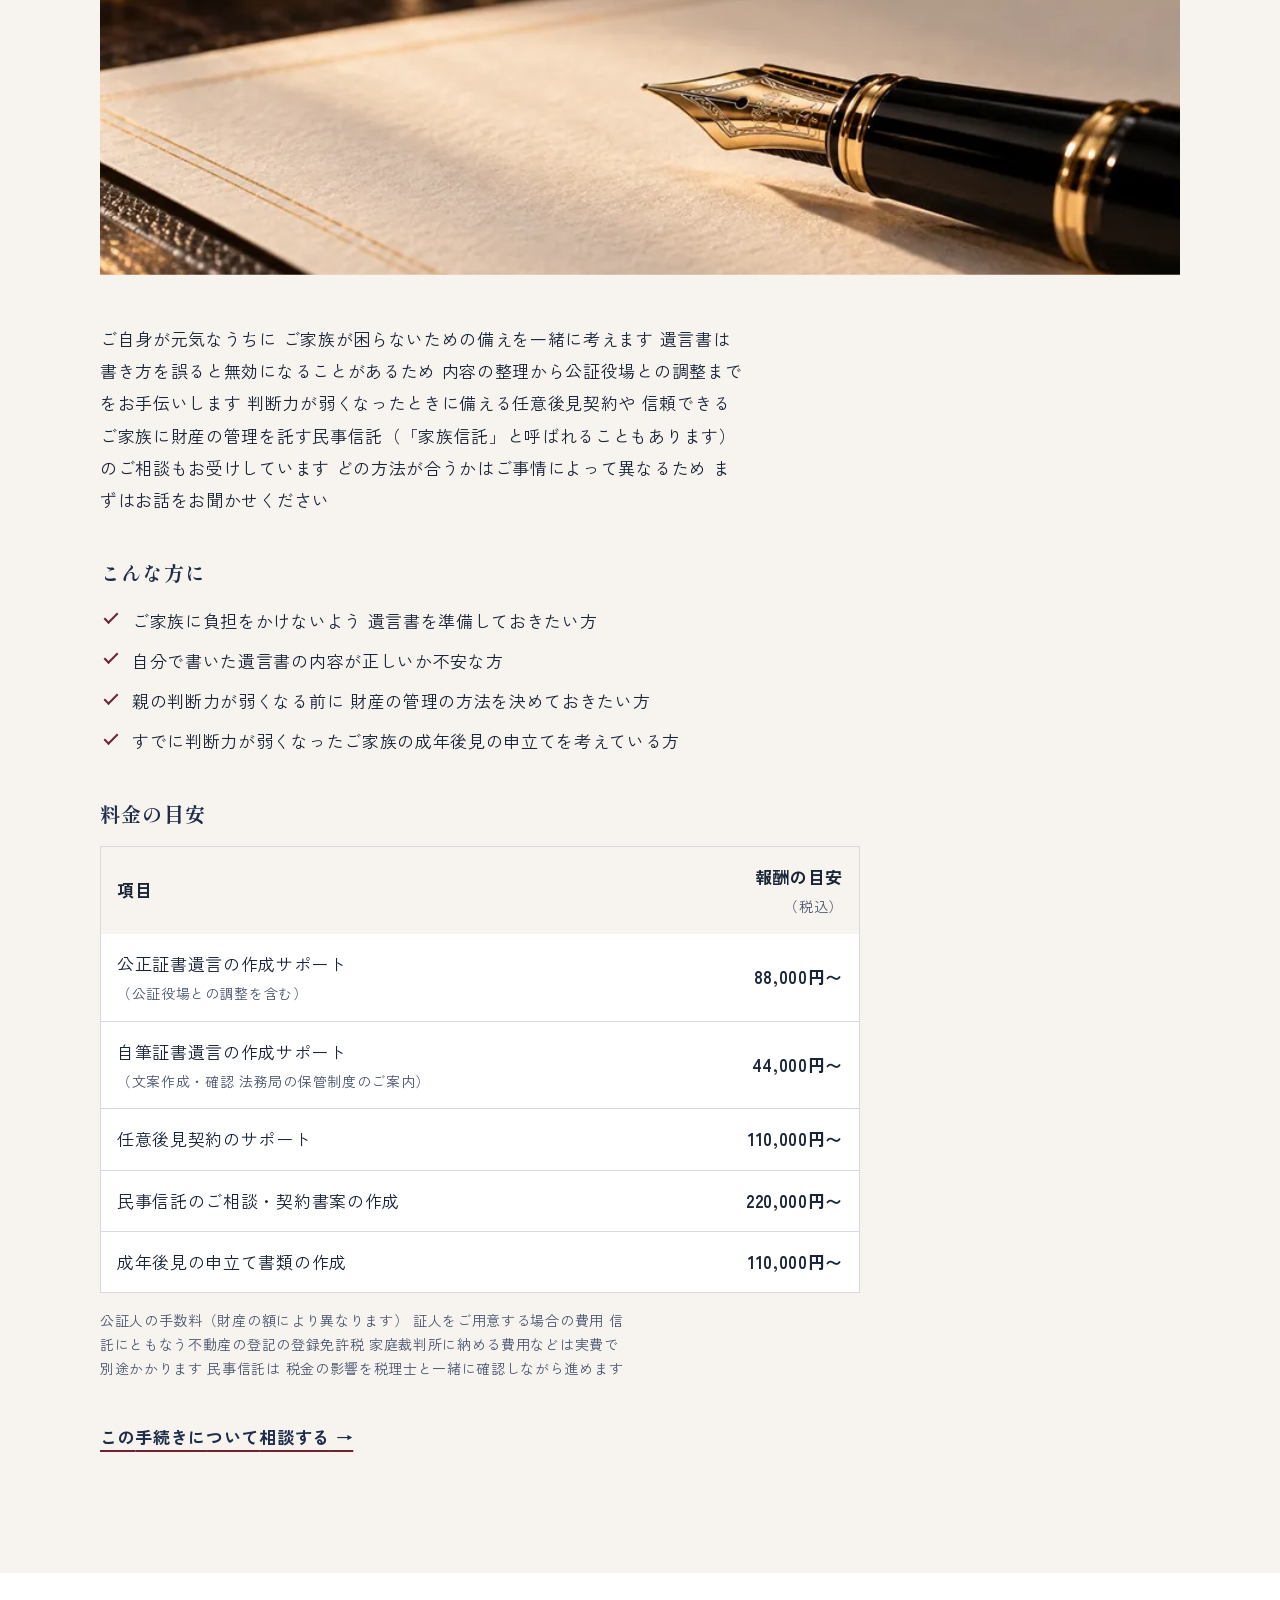
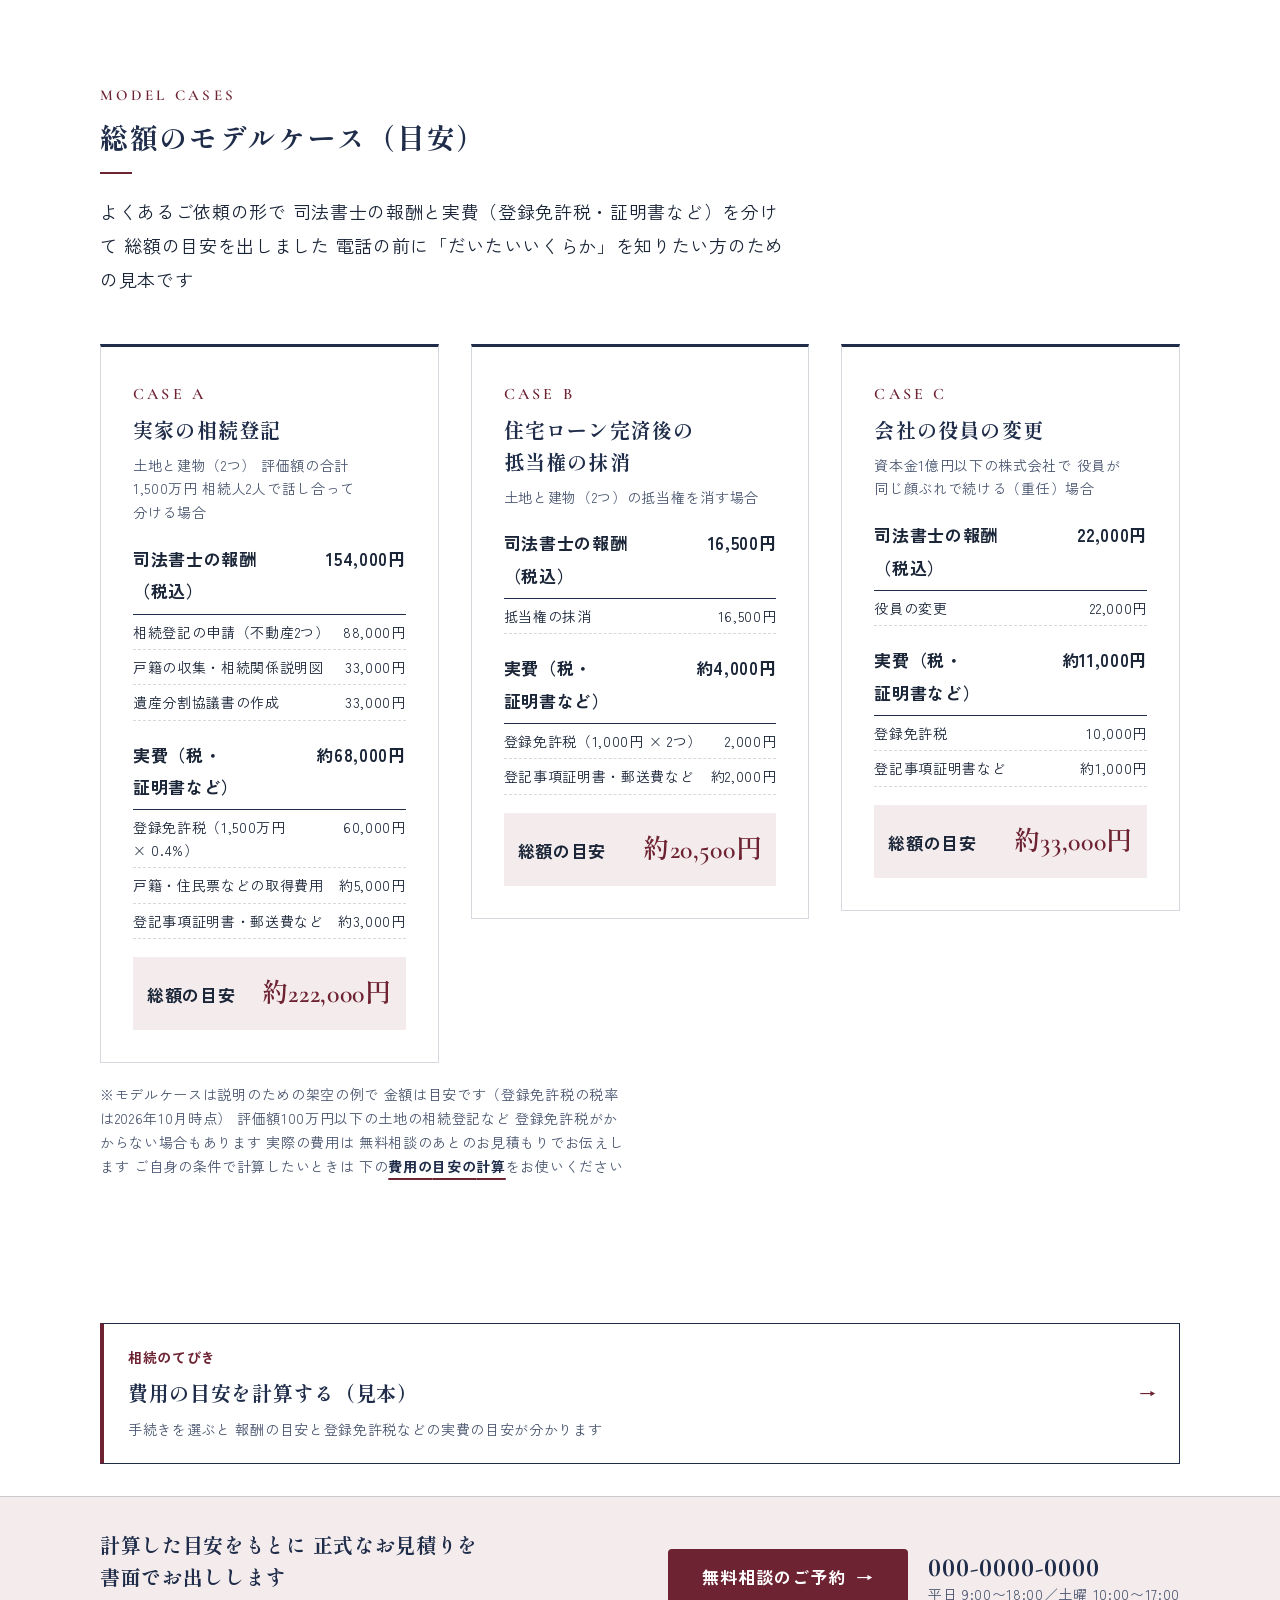
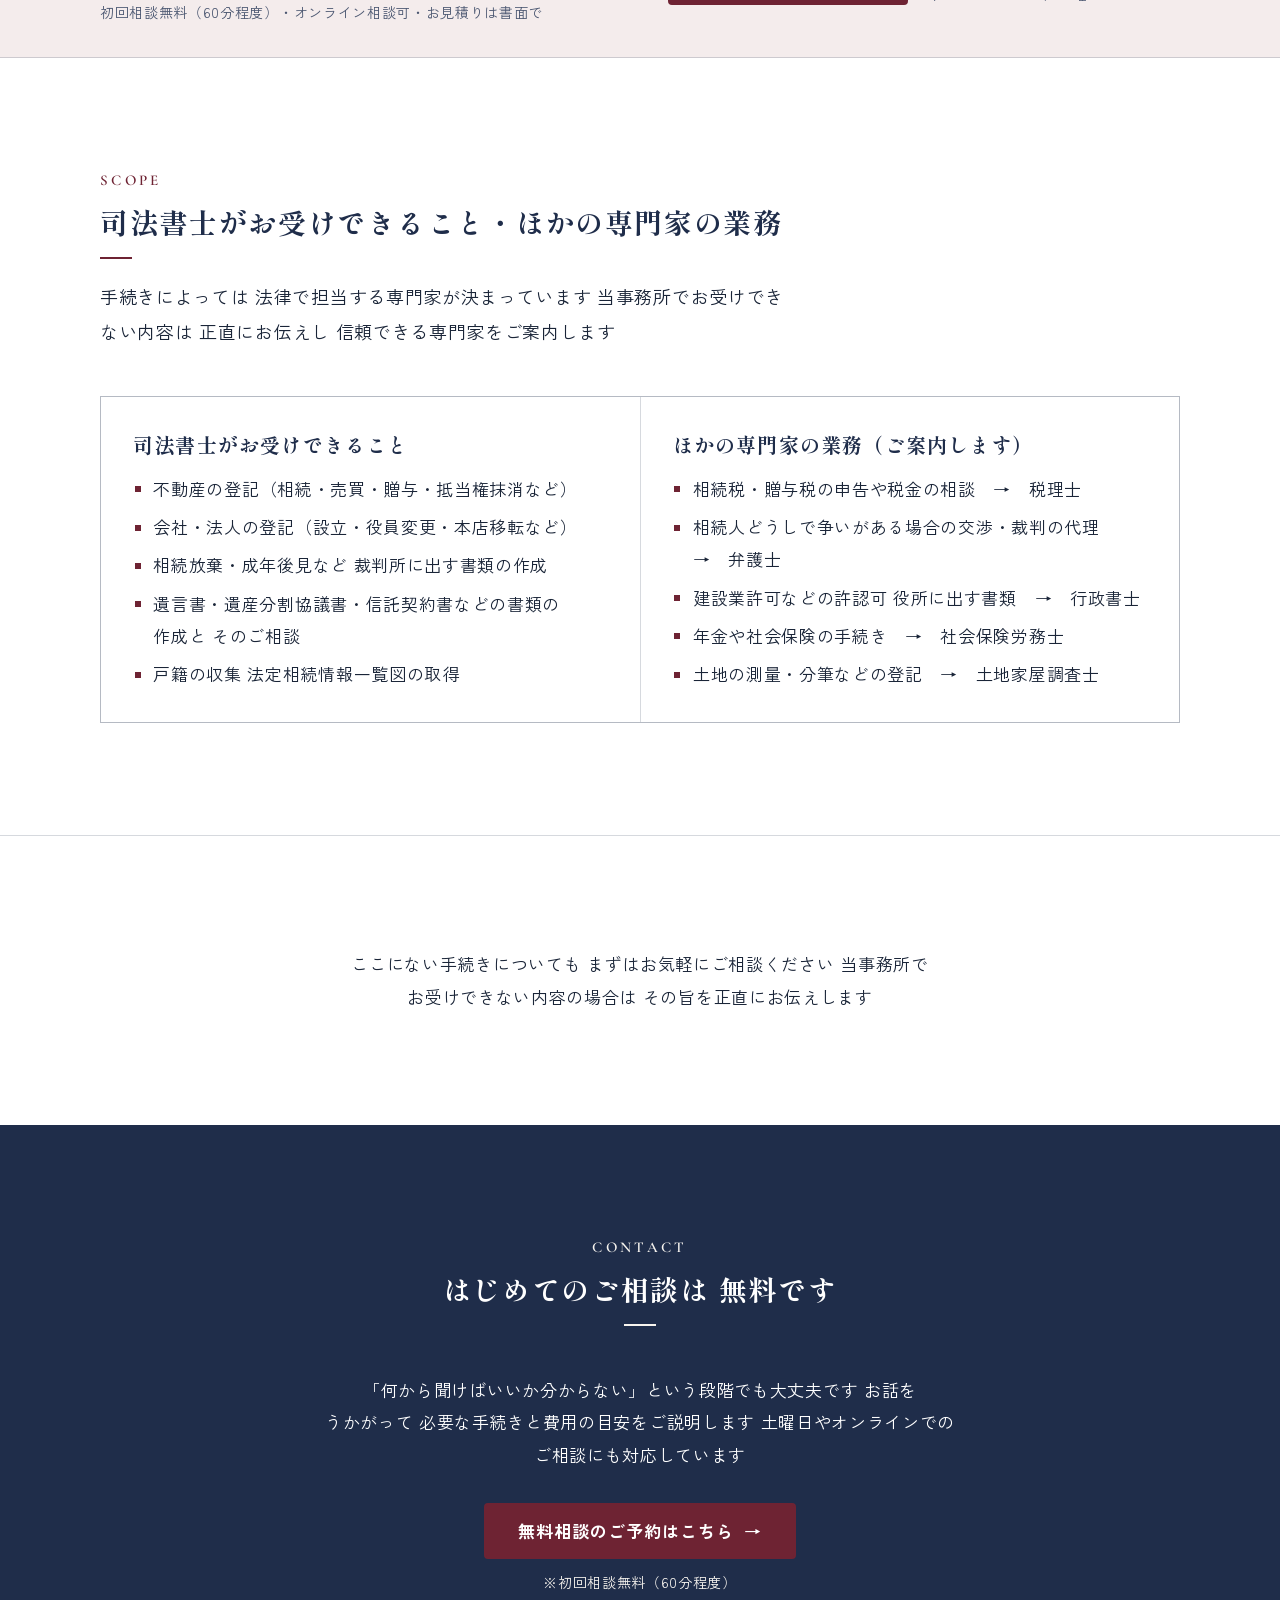
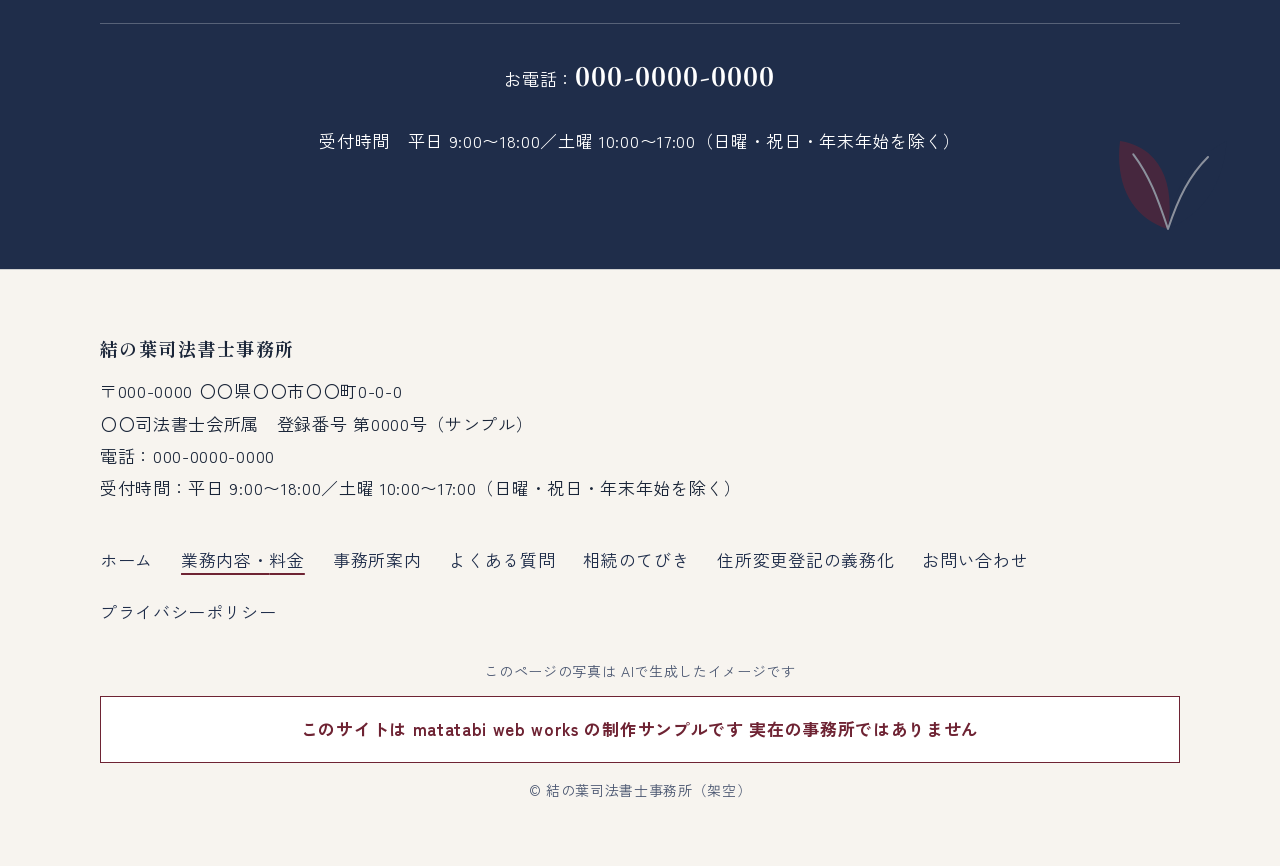
<file: services.html>
<!DOCTYPE html>
<html lang="ja" data-moji="d">
<head>
  <meta charset="UTF-8">
  <meta name="viewport" content="width=device-width, initial-scale=1">
  <meta name="robots" content="noindex">
  <meta name="format-detection" content="telephone=no">
  <title>業務内容と料金の目安｜結の葉司法書士事務所</title>
  <meta name="description" content="相続登記・相続手続き、不動産登記、会社・法人の登記、遺言・生前の備えの内容と、司法書士報酬の目安をご紹介します。登録免許税などの実費は別途。無料相談のあとにお見積りをお出しします。">
  <meta property="og:title" content="業務内容と料金の目安｜結の葉司法書士事務所">
  <meta property="og:description" content="相続登記・相続手続き、不動産登記、会社・法人の登記、遺言・生前の備えの内容と、司法書士報酬の目安をご紹介します。登録免許税などの実費は別途。無料相談のあとにお見積りをお出しします。（制作サンプル・架空の事務所）">
  <meta property="og:type" content="article">
  <meta property="og:site_name" content="結の葉司法書士事務所（制作サンプル）">
  <meta property="og:locale" content="ja_JP">
  <meta name="theme-color" content="#1F2D4A">
  <link rel="icon" href="images/favicon.svg" type="image/svg+xml">
  <script>
    (function () {
      var d = document.documentElement;
      d.classList.add('js');
      try { if (localStorage.getItem('yuinoha-text-size') === 'large') { d.setAttribute('data-text-size', 'large'); } } catch (e) {}
    })();
  </script>
  <link rel="preconnect" href="https://fonts.googleapis.com">
  <link rel="preconnect" href="https://fonts.gstatic.com" crossorigin>
  <link rel="stylesheet" data-font="mincho" href="https://fonts.googleapis.com/css2?family=Shippori+Mincho:wght@700&amp;text=%2C-0123456789AHINOUY%E2%9C%93%E3%80%81%E3%80%82%E3%80%9C%E3%81%84%E3%81%88%E3%81%8A%E3%81%8B%E3%81%8C%E3%81%8D%E3%81%8F%E3%81%91%E3%81%93%E3%81%94%E3%81%97%E3%81%98%E3%81%99%E3%81%9B%E3%81%9D%E3%81%9F%E3%81%A0%E3%81%A6%E3%81%A7%E3%81%A8%E3%81%A9%E3%81%AA%E3%81%AB%E3%81%AE%E3%81%AF%E3%81%BB%E3%81%BE%E3%82%81%E3%82%82%E3%82%89%E3%82%8A%E3%82%8B%E3%82%8D%E3%82%8F%E3%82%92%E3%82%93%E3%82%A7%E3%82%AF%E3%82%B1%E3%82%B9%E3%83%81%E3%83%83%E3%83%87%E3%83%88%E3%83%A2%E3%83%AA%E3%83%AB%E3%83%AD%E3%83%B3%E3%83%BB%E3%83%BC%E4%B8%88%E4%B8%8D%E4%B8%8E%E4%BA%8B%E4%BA%BA%E4%BB%BB%E4%BC%9A%E4%BD%8F%E5%82%99%E5%86%85%E5%86%86%E5%87%BA%E5%89%8D%E5%8B%95%E5%8B%99%E5%8F%96%E5%8F%97%E5%8F%B8%E5%90%8D%E5%93%A1%E5%9C%9F%E5%A3%AB%E5%A3%B2%E5%A4%89%E5%A4%A7%E5%A4%AB%E5%AE%85%E5%AE%89%E5%AE%8C%E5%AE%9F%E5%AE%B6%E5%AE%B9%E5%AF%84%E5%B0%82%E5%B9%B4%E5%BC%8F%E5%BD%93%E5%BD%B9%E5%BE%8C%E5%BF%85%E6%88%B8%E6%89%80%E6%89%8B%E6%8A%B5%E6%8A%B9%E6%96%99%E6%96%B9%E6%97%A5%E6%9B%B4%E6%9B%B8%E6%9C%88%E6%9C%A8%E6%9C%AC%E6%A1%88%E6%A5%AD%E6%A8%A9%E6%AD%A3%E6%B0%8F%E6%B0%B4%E6%B3%95%E6%B6%88%E6%B8%88%E7%81%AB%E7%84%A1%E7%94%9F%E7%94%A3%E7%94%A8%E7%99%BB%E7%9B%AE%E7%9B%B8%E7%A4%BE%E7%A9%8D%E7%AE%97%E7%B1%8D%E7%B5%90%E7%B6%9A%E7%B7%8F%E7%BE%A9%E8%91%89%E8%A6%81%E8%A6%8B%E8%A8%80%E8%A8%88%E8%A8%98%E8%AB%87%E8%B2%B7%E8%B2%BB%E8%B4%88%E9%81%BA%E9%87%91%E9%96%80%E9%9D%A2%E9%A1%8D%E9%A1%9E%EF%BC%88%EF%BC%89&amp;display=swap">
  <link rel="stylesheet" data-font="gothic" href="https://fonts.googleapis.com/css2?family=Zen+Kaku+Gothic+New:wght@400;700&amp;text=%22%23%25%28%29%2C-.%2F0123456789%3A%3C%3D%3EABCDEFHIJLMNOPRSTUVWY%5B%5D_abcdefghijklmnoprstuvwxyz%C2%A9%C3%97%E2%80%BB%E2%86%92%E2%86%93%E3%80%81%E3%80%82%E3%80%87%E3%80%8C%E3%80%8D%E3%80%92%E3%80%9C%E3%81%82%E3%81%84%E3%81%86%E3%81%88%E3%81%8A%E3%81%8B%E3%81%8C%E3%81%8D%E3%81%8E%E3%81%8F%E3%81%91%E3%81%93%E3%81%94%E3%81%95%E3%81%97%E3%81%98%E3%81%99%E3%81%9A%E3%81%9B%E3%81%9D%E3%81%9E%E3%81%9F%E3%81%A0%E3%81%A1%E3%81%A3%E3%81%A4%E3%81%A6%E3%81%A7%E3%81%A8%E3%81%A9%E3%81%AA%E3%81%AB%E3%81%AE%E3%81%AF%E3%81%B0%E3%81%B2%E3%81%B3%E3%81%B6%E3%81%B8%E3%81%B9%E3%81%BB%E3%81%BE%E3%81%BF%E3%82%80%E3%82%81%E3%82%82%E3%82%84%E3%82%88%E3%82%89%E3%82%8A%E3%82%8B%E3%82%8C%E3%82%8D%E3%82%8F%E3%82%92%E3%82%93%E3%82%A2%E3%82%A4%E3%82%A7%E3%82%AA%E3%82%AF%E3%82%B1%E3%82%B5%E3%82%B7%E3%82%B8%E3%82%B9%E3%82%BF%E3%83%81%E3%83%83%E3%83%87%E3%83%88%E3%83%89%E3%83%8B%E3%83%90%E3%83%91%E3%83%95%E3%83%96%E3%83%97%E3%83%9A%E3%83%9B%E3%83%9D%E3%83%9E%E3%83%A0%E3%83%A1%E3%83%A2%E3%83%A5%E3%83%A9%E3%83%AA%E3%83%AB%E3%83%AC%E3%83%AD%E3%83%B3%E3%83%BB%E3%83%BC%E4%B8%80%E4%B8%87%E4%B8%88%E4%B8%8B%E4%B8%8D%E4%B8%8E%E4%B8%BB%E4%BA%86%E4%BA%88%E4%BA%89%E4%BA%8B%E4%BA%A1%E4%BA%A4%E4%BA%BA%E4%BB%8A%E4%BB%8B%E4%BB%95%E4%BB%98%E4%BB%A3%E4%BB%A5%E4%BB%AE%E4%BB%B6%E4%BB%BB%E4%BC%91%E4%BC%9A%E4%BC%9D%E4%BD%8E%E4%BD%8F%E4%BD%95%E4%BD%9C%E4%BD%BF%E4%BE%8B%E4%BE%9D%E4%BE%A1%E4%BE%BF%E4%BF%82%E4%BF%9D%E4%BF%A1%E5%80%8B%E5%80%9F%E5%82%99%E5%83%8F%E5%84%84%E5%85%83%E5%85%8D%E5%85%A5%E5%85%AC%E5%85%B8%E5%86%85%E5%86%86%E5%86%99%E5%87%BA%E5%88%86%E5%88%87%E5%88%9D%E5%88%A4%E5%88%A5%E5%88%B6%E5%88%B7%E5%89%87%E5%89%8D%E5%89%B2%E5%8A%9B%E5%8A%B4%E5%8A%B9%E5%8B%95%E5%8B%99%E5%8C%96%E5%8D%94%E5%8D%B0%E5%8E%9F%E5%8F%8E%E5%8F%96%E5%8F%97%E5%8F%A4%E5%8F%AF%E5%8F%B7%E5%8F%B8%E5%90%88%E5%90%8C%E5%90%8D%E5%90%AB%E5%91%8A%E5%91%BC%E5%93%A1%E5%95%86%E5%95%8F%E5%9B%9E%E5%9B%B0%E5%9B%B3%E5%9B%BA%E5%9B%BD%E5%9C%9F%E5%9C%A8%E5%9C%B0%E5%9F%BA%E5%A0%B1%E5%A0%B4%E5%A3%AB%E5%A3%B2%E5%A4%89%E5%A4%96%E5%A4%9A%E5%A4%A7%E5%A4%AB%E5%A5%91%E5%A7%8B%E5%A9%9A%E5%AD%90%E5%AD%97%E5%AD%98%E5%AE%85%E5%AE%89%E5%AE%8C%E5%AE%9A%E5%AE%9F%E5%AE%B6%E5%AE%B9%E5%AF%84%E5%AF%BE%E5%B0%82%E5%B1%80%E5%B1%8A%E5%B1%8B%E5%B1%9E%E5%B8%82%E5%B8%8C%E5%B9%B3%E5%B9%B4%E5%BA%97%E5%BA%A6%E5%BA%AD%E5%BB%BA%E5%BC%81%E5%BC%8F%E5%BC%95%E5%BC%B1%E5%BD%93%E5%BD%A2%E5%BD%B1%E5%BD%B9%E5%BE%8B%E5%BE%8C%E5%BE%97%E5%BF%85%E5%BF%9C%E6%80%A0%E6%83%85%E6%84%8F%E6%88%90%E6%88%B8%E6%88%BB%E6%89%80%E6%89%8B%E6%89%95%E6%89%B1%E6%89%BF%E6%8A%9E%E6%8A%B5%E6%8A%B9%E6%8B%85%E6%8C%81%E6%8E%AA%E6%8E%B2%E6%94%B9%E6%94%BE%E6%94%BF%E6%95%B0%E6%95%B4%E6%96%87%E6%96%99%E6%96%AD%E6%96%B0%E6%96%B9%E6%97%8F%E6%97%A5%E6%97%A8%E6%97%A9%E6%98%8E%E6%99%82%E6%9B%9C%E6%9B%B4%E6%9B%B8%E6%9C%80%E6%9C%88%E6%9C%89%E6%9C%9B%E6%9C%9F%E6%9C%A8%E6%9C%AB%E6%9C%AC%E6%9C%BA%E6%9D%A1%E6%9E%B6%E6%9F%BB%E6%A0%AA%E6%A1%88%E6%A3%84%E6%A4%9C%E6%A5%AD%E6%A8%99%E6%A8%A9%E6%AC%A1%E6%AC%BE%E6%AD%A3%E6%AE%B5%E6%B0%8F%E6%B0%91%E6%B0%97%E6%B0%B4%E6%B1%BA%E6%B3%95%E6%B5%81%E6%B6%88%E6%B8%88%E6%B8%89%E6%B8%A1%E6%B8%AC%E6%BA%80%E6%BA%96%E7%81%AB%E7%82%B9%E7%84%A1%E7%89%A9%E7%8E%87%E7%90%86%E7%94%9F%E7%94%A3%E7%94%A8%E7%94%B1%E7%94%B3%E7%94%BA%E7%94%BB%E7%95%AA%E7%95%B0%E7%99%BA%E7%99%BB%E7%9A%84%E7%9B%AE%E7%9B%B4%E7%9B%B8%E7%9C%81%E7%9C%8C%E7%9C%9F%E7%9D%80%E7%9F%A5%E7%A2%BA%E7%A4%BA%E7%A4%BE%E7%A5%9D%E7%A5%A8%E7%A7%BB%E7%A8%8B%E7%A8%8E%E7%A8%AE%E7%A9%8D%E7%A9%BA%E7%AB%8B%E7%AC%AC%E7%AD%86%E7%AD%89%E7%AE%8B%E7%AE%97%E7%AE%A1%E7%B0%BF%E7%B1%8D%E7%B4%84%E7%B4%8D%E7%B4%99%E7%B4%A2%E7%B4%B9%E7%B5%82%E7%B5%84%E7%B5%90%E7%B6%9A%E7%B7%8F%E7%B7%92%E7%BD%AE%E7%BD%B2%E7%BE%A9%E8%80%83%E8%81%9E%E8%87%AA%E8%90%BD%E8%91%89%E8%A1%8C%E8%A1%97%E8%A1%A8%E8%A3%81%E8%A6%81%E8%A6%8B%E8%A6%A7%E8%A6%AA%E8%A6%B3%E8%A8%80%E8%A8%88%E8%A8%97%E8%A8%98%E8%A8%AD%E8%A8%B1%E8%A8%BC%E8%A9%95%E8%A9%B1%E8%AA%8D%E8%AA%A4%E8%AA%AC%E8%AA%B0%E8%AA%BF%E8%AB%87%E8%AB%8B%E8%AD%B0%E8%AD%B2%E8%AD%B7%E8%B1%A1%E8%B2%A0%E8%B2%A1%E8%B2%B7%E8%B2%BB%E8%B3%87%E8%B3%AA%E8%B4%88%E8%B6%8A%E8%BA%AB%E8%BB%A2%E8%BB%BD%E8%BC%89%E8%BE%BC%E8%BF%B0%E9%80%81%E9%80%94%E9%80%9A%E9%80%B2%E9%81%8E%E9%81%95%E9%81%B8%E9%81%BA%E9%83%B5%E9%85%AC%E9%87%8D%E9%87%8F%E9%87%91%E9%8A%80%E9%8C%B2%E9%91%91%E9%96%80%E9%96%89%E9%96%8B%E9%96%93%E9%96%A2%E9%99%8D%E9%99%90%E9%99%A4%E9%99%BA%E9%9A%8E%E9%9A%9B%E9%9B%86%E9%9B%BB%E9%9D%A2%E9%9F%BF%E9%A0%85%E9%A0%BC%E9%A1%8D%E9%A1%94%E9%A1%9E%EF%BC%88%EF%BC%89%EF%BC%8B%EF%BC%8F%EF%BC%9A%EF%BD%9C&amp;display=swap">
  <link rel="stylesheet" data-font="accent" href="https://fonts.googleapis.com/css2?family=Cormorant+Garamond:wght@600&amp;text=%20%2C-0123456789ACDEHILMNOPRSTUVY&amp;display=swap">
  <link rel="stylesheet" href="css/style.css?v=20261031-4">
  <script src="js/main.js?v=20261008-42" defer></script>
</head>
<body class="has-fixed-cta">
  <a href="#main" class="skip-link">本文へ<wbr>移動</a>
  <div class="text-size-bar">
    <div class="container text-size-bar__inner">
      <p data-wrap="phrase" class="text-size-bar__tel"><span class="text-size-bar__tel-label">お電話</span><span class="text-size-bar__tel-num">000-0000-0000</span><span class="text-size-bar__tel-hours"><span class="nowrap">平日 9:00〜18:00</span>／<span class="nowrap">土曜 10:00〜17:00</span></span></p>
      <span class="text-size-bar__label" id="text-size-label">文字の<wbr>大きさ</span>
      <div class="text-size-bar__group" role="group" aria-labelledby="text-size-label">
        <button type="button" class="text-size-btn" data-text-size-btn="standard" aria-pressed="true">標準</button>
        <button type="button" class="text-size-btn text-size-btn--large" data-text-size-btn="large" aria-pressed="false">大</button>
      </div>
      <p class="visually-hidden" id="text-size-status" role="status"></p>
    </div>
  </div>
  <header class="site-header">
    <div class="container site-header__inner">
      <a href="index.html" class="site-logo">
        <img src="images/logo-mark.svg" alt="" width="30" height="30">
        <span class="site-logo__text"><span class="site-logo__kana" aria-hidden="true">YUINOHA</span><span class="site-logo__name">結の<wbr>葉<span class="site-logo__sub">司法書<wbr>士事務所</span></span></span>
      </a>
      <button type="button" class="header-icon header-icon--tel" data-sample-tel aria-describedby="header-call-status"><svg class="header-icon__svg" viewBox="0 0 24 24" width="22" height="22" aria-hidden="true" focusable="false"><path d="M6.6 3.5h3l1.5 4.2-2 1.4a12 12 0 0 0 5.8 5.8l1.4-2 4.2 1.5v3a2 2 0 0 1-2.2 2A16.8 16.8 0 0 1 4.6 5.7a2 2 0 0 1 2-2.2z" fill="none" stroke="currentColor" stroke-width="1.8" stroke-linejoin="round"/></svg><span class="header-icon__label">電話</span></button>
      <a href="contact.html" class="header-icon header-icon--consult"><svg class="header-icon__svg" viewBox="0 0 24 24" width="22" height="22" aria-hidden="true" focusable="false"><rect x="3.5" y="5" width="17" height="15.5" rx="1.5" fill="none" stroke="currentColor" stroke-width="1.8"/><path d="M3.5 9.5h17M8 3v4M16 3v4" fill="none" stroke="currentColor" stroke-width="1.8" stroke-linecap="round"/><path d="M8.5 14.5l2.3 2.3 4.7-4.7" fill="none" stroke="currentColor" stroke-width="1.8" stroke-linecap="round" stroke-linejoin="round"/></svg><span class="header-icon__label">相談</span><span class="visually-hidden"><wbr>（無料相談の<wbr>ご予約）</span></a>
      <button type="button" class="menu-toggle" aria-label="メニューを開く" aria-expanded="false" aria-controls="global-nav">
        <span class="menu-toggle__bars" aria-hidden="true"></span>
        <span class="menu-toggle__label" aria-hidden="true">メニュー</span>
      </button>
      <nav class="global-nav" id="global-nav" aria-label="メインメニュー">
        <ul class="global-nav__list">
          <li data-wrap="phrase"><a href="index.html"><span>ホーム</span></a></li>
          <li data-wrap="phrase"><a href="services.html" aria-current="page"><span>業務内容・<wbr>料金</span></a></li>
          <li data-wrap="phrase"><a href="about.html"><span>事務所案内</span></a></li>
          <li data-wrap="phrase"><a href="faq.html"><span>よく<wbr>ある<wbr>質問</span></a></li>
          <li data-wrap="phrase" class="global-nav__tel"><span class="header-tel"><span class="header-tel__label">お電話での<wbr>ご相談</span><span class="header-tel__num">000-0000-0000</span><span class="header-tel__hours"><span class="nowrap">平日 9:00〜18:00</span><span class="header-tel__sep">／</span><span class="nowrap">土曜 10:00〜17:00</span></span></span></li>
          <li data-wrap="phrase"><a href="contact.html" class="global-nav__contact"><span class="global-nav__label-sp">お問い合わせ</span><span class="global-nav__label-pc">無料相談の<wbr>ご予約</span></a></li>
        </ul>
        <p data-wrap="phrase" class="global-nav__cta"><a href="contact.html" class="btn btn--primary">無料相談の<wbr>ご予約</a></p>
      </nav>
    </div>
    <p class="header-call-status phrase-text" id="header-call-status" role="status"></p>
  </header>
  <main id="main" tabindex="-1">
    <div class="page-head">
      <div class="container page-head__inner">
        <nav class="breadcrumb" aria-label="パンくずリスト">
          <ol>
            <li data-wrap="phrase"><a href="index.html">ホーム</a></li>
            <li data-wrap="phrase" class="phrase-text"><span aria-current="page">業務内容・<wbr>料金</span></li>
          </ol>
        </nav>
        <span class="eyebrow" aria-hidden="true">SERVICE</span>
        <h1 class="page-head__title">業務内容と<wbr>料金の<wbr>目安</h1>
        <p class="phrase-text lead">結の<wbr>葉<wbr>司法書<wbr>士事務所で<wbr>お手伝いしている<wbr>手続きと 司法書<wbr>士報酬の<wbr>目安を<wbr>ご紹介します 実際の<wbr>費用は<wbr>不動産の<wbr>数や<wbr>内容に<wbr>よって<wbr>変わる<wbr>ため 無料相談で<wbr>お見積りを<wbr>お出ししてから<wbr>ご依頼いただく<wbr>流れです</p>
      </div>
      <img src="images/leaf-deco.svg" alt="" width="120" height="120" class="page-head__deco">
    </div>

    <div class="container">
      <nav class="anchor-nav" aria-label="業務の一覧">
        <ul>
          <li data-wrap="phrase"><a href="#inheritance">相続登記・<wbr>相続手続き</a></li>
          <li data-wrap="phrase"><a href="#realestate">不動産登記</a></li>
          <li data-wrap="phrase"><a href="#corporate">会社・法人の<wbr>登記</a></li>
          <li data-wrap="phrase"><a href="#will">遺言・<wbr>生前の<wbr>備え</a></li>
        </ul>
      </nav>
      <div class="fee-note">
        <ul>
          <li data-clauses="1" data-wrap="phrase" class="phrase-text"><span class="kc">掲載している<wbr>金額は すべて<wbr>税込の<wbr>司法書<wbr>士報酬の<wbr>目安です</span> <span class="kc"><wbr>不動産の<wbr>数・<wbr>相続人の<wbr>数・<wbr>書類の<wbr>量に<wbr>よって<wbr>変わります</span></li>
          <li class="phrase-text">報酬とは<wbr>別に 登録免許税<wbr>（登記の<wbr>ときに<wbr>国に<wbr>納める<wbr>税金） 戸籍や<wbr>登記事項証明書の<wbr>取得費用 郵送費などの<wbr>「実費」が<wbr>別途<wbr>かかります お見積りでは 報酬と<wbr>実費を<wbr>分けて<wbr>お示しします</li>
          <li data-wrap="phrase" class="phrase-text">費用の<wbr>おおよその<wbr>見当は この<wbr>ページの<wbr>下の<wbr><a href="guide.html#estimate" class="text-link">費用の<wbr>目安の<wbr>計算<wbr>（見本）</a><wbr>でも<wbr>確かめられます</li>
          <li data-wrap="phrase" class="phrase-text">初回相談無料<wbr>（60分程度）です 正式な<wbr>お見積りは 無料相談の<wbr>あとに<wbr>お出しします お見積りの前に<wbr>費用が<wbr>発生する<wbr>ことは<wbr>ありません</li>
        </ul>
      </div>
    </div>

    <section class="section service-block" aria-labelledby="inheritance">
      <div class="container">
        <div class="service-head reveal">
          <img src="images/service-inheritance.svg" alt="相続登記のイメージイラスト" width="80" height="80" loading="lazy">
          <h2 class="section-title" id="inheritance">相続登記・<wbr>相続手続き</h2>
        </div>
        <figure class="service-photo photo photo--reveal"><img src="images/photo/j-house-900.webp" srcset="images/photo/j-house-900.webp 900w, images/photo/j-house-1448.webp 1448w" sizes="(min-width: 768px) 50vw, 100vw" alt="庭のある家の外観" width="1448" height="1086" class="photo__img" loading="lazy"></figure>
        <p class="phrase-text">亡くなった<wbr>方の<wbr>名義の<wbr>ままに<wbr>なっている<wbr>土地や<wbr>建物を 相続する<wbr>方の<wbr>名義に<wbr>変える<wbr>登記<wbr>（相続登記）を<wbr>お手伝いします 相続登記は<wbr>2024年4月1日から<wbr>義務化され 原則と<wbr>して<wbr>不動産を<wbr>相続したと<wbr>知った<wbr>日から<wbr>3年以内に<wbr>申請する<wbr>ことに<wbr>なりました 登記の<wbr>前に<wbr>必要な 戸籍の<wbr>収集<wbr>（誰が<wbr>相続人かの<wbr>確認）<wbr>や 遺産分<wbr>割協議書<wbr>（財産の<wbr>分け方を<wbr>まとめた<wbr>書類）の<wbr>作成も まとめて<wbr>お任せ<wbr>いただけます</p>
        <h3>こんな<wbr>方に</h3>
        <ul class="check-list">
          <li data-wrap="phrase" class="phrase-text">親名義の<wbr>家や<wbr>土地を<wbr>相続し 名義変更が<wbr>まだの<wbr>方</li>
          <li data-wrap="phrase" class="phrase-text">何代も<wbr>前の<wbr>名義の<wbr>ままの<wbr>不動産が<wbr>あると<wbr>分かった<wbr>方</li>
          <li data-wrap="phrase" class="phrase-text">戸籍を<wbr>集めるのが<wbr>大変で どこから<wbr>手を<wbr>つければ<wbr>よいか<wbr>分からない<wbr>方</li>
          <li data-wrap="phrase" class="phrase-text">借金の<wbr>ほうが<wbr>多く 相続放棄を<wbr>考えている<wbr>方</li>
        </ul>
        <h3>料金の<wbr>目安</h3>
        <table class="table table--fee">
          <thead>
            <tr>
              <th scope="col">項目</th>
              <th scope="col">報酬の<wbr>目安<span class="fee-detail"><wbr>（税込）</span></th>
            </tr>
          </thead>
          <tbody>
            <tr>
              <th scope="row">相続登記の<wbr>申請<span class="fee-detail"><wbr>（<wbr>不動産1件・<wbr>相続人1名の<wbr>場合）</span></th>
              <td data-wrap="phrase">77,000円〜</td>
            </tr>
            <tr>
              <th scope="row">戸籍の<wbr>収集・<wbr>相続関係<wbr>説明図の<wbr>作成</th>
              <td data-wrap="phrase">33,000円〜</td>
            </tr>
            <tr>
              <th scope="row">遺産分<wbr>割<wbr>協議書の<wbr>作成</th>
              <td data-wrap="phrase">33,000円〜</td>
            </tr>
            <tr>
              <th scope="row">法定<wbr>相続情報<wbr>一覧図の<wbr>取得<span class="fee-detail"><wbr>（銀行などでの<wbr>手続きに<wbr>使える<wbr>証明書）</span></th>
              <td data-wrap="phrase">16,500円〜</td>
            </tr>
            <tr>
              <th scope="row">相続放棄の<wbr>申述書類の<wbr>作成<span class="fee-detail"><wbr>（1名あたり）</span></th>
              <td data-wrap="phrase">44,000円〜</td>
            </tr>
          </tbody>
        </table>
        <p class="phrase-text note">登録免許税<wbr>（相続登記は<wbr>不動産の<wbr>固定資産税評価額の<wbr>0.4%） 戸籍・<wbr>住民票・<wbr>登記事項証明書などの<wbr>取得費用は<wbr>実費で<wbr>別途かかります 相続税の<wbr>申告は<wbr>税理士 相続人どうしで<wbr>争いが<wbr>ある<wbr>場合の<wbr>交渉や<wbr>代理は<wbr>弁護士の<wbr>業務と<wbr>なる<wbr>ため 必要に<wbr>応じて<wbr>ご案内します な<wbr>お 評価額が<wbr>100万円以下の<wbr>土地の<wbr>相続登記は 2027年3月31日まで<wbr>登録免許税が<wbr>かからない<wbr>措置が<wbr>あります （登録免許税の<wbr>税率と<wbr>措置は<wbr>2026年10月時点）</p>
        <p data-wrap="phrase" class="phrase-text section-foot"><a href="guide.html#checklist" class="text-link">必要書類の<wbr>チェックリストを<wbr>見る<wbr>&nbsp;↓</a>　<a href="contact.html" class="text-link">この<wbr>手続きに<wbr>ついて<wbr>相談する<wbr>&nbsp;→</a></p>
      </div>
    </section>

    <aside class="moved-link" aria-label="相続のてびきへの案内">
      <div class="container">
        <a href="guide.html#checklist" class="moved-link__a"><span class="moved-link__kicker">相続の<wbr>てびき</span><span class="moved-link__title">相続登記の<wbr>必要書類<wbr>チェックリスト<wbr>（見本）</span><span class="moved-link__text"><wbr>お手元に<wbr>そろった<wbr>書類に<wbr>チェックを<wbr>入れながら<wbr>準備できます 印刷や<wbr>PDFでの<wbr>保存も</span></a>
      </div>
    </aside>

    <aside class="consult-band" aria-labelledby="band-s1-title">
      <div class="container consult-band__inner">
        <div class="consult-band__text">
          <p data-clauses="1" data-wrap="phrase" class="consult-band__title phrase-text" id="band-s1-title"><span class="kc">必要な<wbr>書類が<wbr>そろわなくても 大丈夫です</span> <span class="kc"><wbr>戸籍の<wbr>取り寄せから<wbr>お任せ<wbr>いただけます</span></p>
          <p data-wrap="phrase" class="consult-band__note phrase-text">初回相談無料<wbr>（60分程度）<wbr>・<wbr>オンライン<wbr>相談可・<wbr>お見積りは<wbr>書面で</p>
        </div>
        <div class="consult-band__actions">
          <a href="contact.html" class="btn btn--primary">無料相談の<wbr>ご予約</a>
          <p data-wrap="phrase" class="consult-band__tel"><span class="consult-band__tel-num">000-0000-0000</span><span class="consult-band__tel-hours">平日 9:00〜18:00／土曜 10:00〜17:00</span></p>
        </div>
      </div>
    </aside>

    <section class="section service-block section--cream" aria-labelledby="realestate">
      <div class="container">
        <div class="service-head reveal">
          <img src="images/service-realestate.svg" alt="不動産登記のイメージイラスト" width="80" height="80" loading="lazy">
          <h2 class="section-title" id="realestate">不動産登記<wbr>（売買・贈与・<wbr>抵当権抹消など）</h2>
        </div>
        <figure class="service-photo photo photo--reveal"><img src="images/photo/j-street-900.webp" srcset="images/photo/j-street-900.webp 900w, images/photo/j-street-1448.webp 1448w" sizes="(min-width: 768px) 50vw, 100vw" alt="木々の並ぶ、落ち着いた住宅街の道" width="1448" height="1086" class="photo__img" loading="lazy"></figure>
        <p class="phrase-text">不動産の<wbr>持ち主が<wbr>変わった<wbr>ときや 住宅ローンを<wbr>払い<wbr>終えた<wbr>ときには 法務局の<wbr>登記簿の<wbr>内容を<wbr>書きかえる<wbr>手続きが<wbr>必要です 売買・<wbr>贈与に<wbr>よる<wbr>名義変更 抵当権<wbr>（ローンの<wbr>担保の<wbr>記録）の<wbr>抹消 引っ越しや<wbr>結婚に<wbr>ともなう<wbr>住所・<wbr>氏名の<wbr>変更登記を<wbr>お受けします</p>
        <h3>こんな<wbr>方に</h3>
        <ul class="check-list">
          <li data-wrap="phrase" class="phrase-text">住宅ローンを<wbr>完済し 銀行から<wbr>書類が<wbr>届いた<wbr>方</li>
          <li data-wrap="phrase" class="phrase-text">親から<wbr>子へ 生前に<wbr>不動産を<wbr>贈与したい<wbr>方</li>
          <li data-wrap="phrase" class="phrase-text">親族間や<wbr>知人間で<wbr>不動産を<wbr>売買する<wbr>方</li>
          <li data-wrap="phrase" class="phrase-text">登記簿の<wbr>住所が<wbr>古い<wbr>ままに<wbr>なっている<wbr>方</li>
        </ul>
        <div class="law-box" id="address-change">
          <p data-wrap="phrase" class="law-box__kicker"><span class="news__tag">法改<wbr>正</span>2026年4月1日から</p>
          <h3 class="law-box__title">住所・氏名の<wbr>変更登記が<wbr>義務に<wbr>なりました</h3>
          <p>引っ越しや<wbr>結婚などで 登記簿の<wbr>住所や<wbr>氏名と<wbr>今の<wbr>住所・氏名が<wbr>違う<wbr>場合は 変わった<wbr>日から<wbr>2年以内に<wbr>変更の<wbr>登記を<wbr>する<wbr>ことになりました 2026年4月1日より<wbr>前に<wbr>変わっていた<wbr>場合も<wbr>対象で 2028年3月31日までに<wbr>登記が<wbr>必要です 正当な<wbr>理由なく<wbr>怠ると 5万円以下の<wbr>過料の<wbr>対象に<wbr>なることがあります</p>
          <p>あらかじめ法務局に<wbr>「検索用情報の<wbr>申出」を<wbr>しておくと 住所などが<wbr>変わった<wbr>ときに<wbr>法務局が<wbr>変更の<wbr>登記を<wbr>してくれる<wbr>仕組み<wbr>（スマート<wbr>変更登記）も<wbr>あります ご自身の<wbr>場合に<wbr>どちらが<wbr>よいかは お気軽に<wbr>ご相談ください</p>
          <p data-wrap="phrase" class="law-box__more"><a href="address-change.html" class="text-link">住所・氏名の<wbr>変更登記の<wbr>義務化を くわしく<wbr>見る<wbr>&nbsp;→</a></p>
          <p data-wrap="phrase" class="note">出典：法務省<wbr>「<a href="https://www.moj.go.jp/MINJI/minji05_00693.html" target="_blank" rel="noopener">住所等変更登記の<wbr>義務化に<wbr>ついて<span class="visually-hidden"><wbr>（新しい<wbr>タブで<wbr>開きます）</span></a>」<wbr>（確認日：2026年10月8日）</p>
        </div>
        <h3>料金の<wbr>目安</h3>
        <table class="table table--fee">
          <thead>
            <tr>
              <th scope="col">項目</th>
              <th scope="col">報酬の<wbr>目安<span class="fee-detail"><wbr>（税込）</span></th>
            </tr>
          </thead>
          <tbody>
            <tr>
              <th scope="row">抵当権の<wbr>抹消<span class="fee-detail"><wbr>（住宅<wbr>ローン<wbr>完済後）</span></th>
              <td data-wrap="phrase">16,500円〜</td>
            </tr>
            <tr>
              <th scope="row">贈与に<wbr>よる<wbr>所有権の<wbr>移転</th>
              <td data-wrap="phrase">55,000円〜</td>
            </tr>
            <tr>
              <th scope="row">売買に<wbr>よる<wbr>所有権の<wbr>移転</th>
              <td data-wrap="phrase">55,000円〜</td>
            </tr>
            <tr>
              <th scope="row">住所・氏名の<wbr>変更登記</th>
              <td data-wrap="phrase">16,500円〜</td>
            </tr>
          </tbody>
        </table>
        <p class="phrase-text note">登録免許税は 登記の<wbr>種類と<wbr>不動産の<wbr>評価額に<wbr>よって<wbr>変わります<wbr>（お見積りの<wbr>際に<wbr>計算して<wbr>お示しします） 登記事項証明書などの<wbr>取得費用も<wbr>実費で<wbr>別途かかります 贈与税や<wbr>譲渡所得税の<wbr>ご相談は<wbr>税理士の<wbr>業務の<wbr>ため 必要に<wbr>応じて<wbr>ご案内します</p>
        <p data-wrap="phrase" class="phrase-text section-foot"><a href="contact.html" class="text-link">この<wbr>手続きに<wbr>ついて<wbr>相談する<wbr>&nbsp;→</a></p>
      </div>
    </section>

    <section class="section service-block" aria-labelledby="corporate">
      <div class="container">
        <div class="service-head reveal">
          <img src="images/service-corporate.svg" alt="会社・法人の登記のイメージイラスト" width="80" height="80" loading="lazy">
          <h2 class="section-title" id="corporate">会社・法人の<wbr>登記</h2>
        </div>
        <figure class="service-photo photo photo--reveal"><img src="images/photo/j-meeting-900.webp" srcset="images/photo/j-meeting-900.webp 900w, images/photo/j-meeting-1448.webp 1448w" sizes="(min-width: 768px) 50vw, 100vw" alt="窓辺の会議机に置かれたファイルとノートパソコン" width="1448" height="1086" class="photo__img" loading="lazy"></figure>
        <p class="phrase-text">会社を<wbr>つくる<wbr>ときの<wbr>設立登記から 役員の<wbr>交代 本店の<wbr>移転 社名や<wbr>事業目的の<wbr>変更まで 会社に<wbr>関する<wbr>法務局への<wbr>登記申請を<wbr>お受けします 定款<wbr>（会社の<wbr>基本ルール）の<wbr>作成や<wbr>公証役場での<wbr>認証の<wbr>手続きも<wbr>含めて ひと通り<wbr>お任せ<wbr>いただけます 役員の<wbr>任期が<wbr>切れた<wbr>ままに<wbr>なっていないかの<wbr>確認も<wbr>お気軽に<wbr>どうぞ</p>
        <h3>こんな<wbr>方に</h3>
        <ul class="check-list">
          <li data-wrap="phrase" class="phrase-text">これから<wbr>株式会社・<wbr>合同会社を<wbr>つくる<wbr>方</li>
          <li data-wrap="phrase" class="phrase-text">役員の<wbr>交代や<wbr>任期満了の<wbr>登記が<wbr>必要な<wbr>方</li>
          <li data-wrap="phrase" class="phrase-text">本店を<wbr>移転した 社名や<wbr>事業内容を<wbr>変えた<wbr>方</li>
          <li data-wrap="phrase" class="phrase-text">登記を<wbr>しばらく<wbr>していない<wbr>会社の<wbr>整理を<wbr>したい<wbr>方</li>
        </ul>
        <h3>料金の<wbr>目安</h3>
        <table class="table table--fee">
          <thead>
            <tr>
              <th scope="col">項目</th>
              <th scope="col">報酬の<wbr>目安<span class="fee-detail"><wbr>（税込）</span></th>
            </tr>
          </thead>
          <tbody>
            <tr>
              <th scope="row">株式会社の<wbr>設立<span class="fee-detail"><wbr>（定款の<wbr>作成・認証 登記申請）</span></th>
              <td data-wrap="phrase">110,000円〜</td>
            </tr>
            <tr>
              <th scope="row">合同会社の<wbr>設立<span class="fee-detail"><wbr>（定款の<wbr>作成 登記申請）</span></th>
              <td data-wrap="phrase">77,000円〜</td>
            </tr>
            <tr>
              <th scope="row">役員の<wbr>変更</th>
              <td data-wrap="phrase">22,000円〜</td>
            </tr>
            <tr>
              <th scope="row">本店の<wbr>移転</th>
              <td data-wrap="phrase">33,000円〜</td>
            </tr>
            <tr>
              <th scope="row">商号・事業目的の<wbr>変更</th>
              <td data-wrap="phrase">33,000円〜</td>
            </tr>
          </tbody>
        </table>
        <p class="phrase-text note">登録免許税<wbr>（<wbr>例：<wbr>株式会社の<wbr>設立は<wbr>最低150,000円 役員の<wbr>変更は<wbr>資本金の<wbr>額に<wbr>より<wbr>10,000円<wbr>または<wbr>30,000円） 定款認証の<wbr>手数<wbr>料 登記事項証明書の<wbr>取得費用などは<wbr>実費で<wbr>別途かかります （2026年10月時点）<wbr>税務署などへの<wbr>届出や<wbr>許認可の<wbr>申請は 税理士・<wbr>行政書士の<wbr>業務の<wbr>ため 必要に<wbr>応じて<wbr>ご案内します</p>
        <p data-wrap="phrase" class="phrase-text section-foot"><a href="contact.html" class="text-link">この<wbr>手続きに<wbr>ついて<wbr>相談する<wbr>&nbsp;→</a></p>
      </div>
    </section>

    <section class="section service-block section--cream" aria-labelledby="will">
      <div class="container">
        <div class="service-head reveal">
          <img src="images/service-will.svg" alt="遺言・生前の備えのイメージイラスト" width="80" height="80" loading="lazy">
          <h2 class="section-title" id="will">遺言・<wbr>生前の<wbr>備え</h2>
        </div>
        <figure class="service-photo photo photo--reveal"><img src="images/photo/j-letter-900.webp" srcset="images/photo/j-letter-900.webp 900w, images/photo/j-letter-1448.webp 1448w" sizes="(min-width: 768px) 50vw, 100vw" alt="白い便箋と万年筆" width="1448" height="1086" class="photo__img" loading="lazy"></figure>
        <p class="phrase-text">ご自身が<wbr>元気な<wbr>うちに ご家族が<wbr>困らない<wbr>ための<wbr>備えを<wbr>一緒に<wbr>考えます 遺言書は 書き方を<wbr>誤ると<wbr>無効に<wbr>なる<wbr>ことが<wbr>ある<wbr>ため 内容の<wbr>整理から<wbr>公証役場との<wbr>調整までを<wbr>お手伝いします 判断力が<wbr>弱くなった<wbr>ときに<wbr>備える<wbr>任意後<wbr>見契約や 信頼できる<wbr>ご家族に<wbr>財産の<wbr>管理を<wbr>託す<wbr>民事信託<wbr>（<wbr>「家族信託」と<wbr>呼ばれる<wbr>ことも<wbr>あります）の<wbr>ご相談も<wbr>お受けしています どの<wbr>方法が<wbr>合うかは<wbr>ご事情に<wbr>よって<wbr>異なる<wbr>ため まずは<wbr>お話を<wbr>お聞かせ<wbr>ください</p>
        <h3>こんな<wbr>方に</h3>
        <ul class="check-list">
          <li data-wrap="phrase" class="phrase-text">ご家族に<wbr>負担を<wbr>かけない<wbr>よう 遺言書を<wbr>準備して<wbr>おきたい<wbr>方</li>
          <li data-wrap="phrase" class="phrase-text">自分で<wbr>書いた<wbr>遺言書の<wbr>内容が<wbr>正しいか<wbr>不安な<wbr>方</li>
          <li data-wrap="phrase" class="phrase-text">親の<wbr>判断力が<wbr>弱くなる<wbr>前に 財産の<wbr>管理の<wbr>方法を<wbr>決めて<wbr>おきたい<wbr>方</li>
          <li data-wrap="phrase" class="phrase-text">すでに<wbr>判断力が<wbr>弱くなった<wbr>ご家族の<wbr>成年後<wbr>見の<wbr>申立てを<wbr>考えている<wbr>方</li>
        </ul>
        <h3>料金の<wbr>目安</h3>
        <table class="table table--fee">
          <thead>
            <tr>
              <th scope="col">項目</th>
              <th scope="col">報酬の<wbr>目安<span class="fee-detail"><wbr>（税込）</span></th>
            </tr>
          </thead>
          <tbody>
            <tr>
              <th scope="row">公正証書遺言の<wbr>作成サポート<span class="fee-detail"><wbr>（公証役場との<wbr>調整を<wbr>含む）</span></th>
              <td data-wrap="phrase">88,000円〜</td>
            </tr>
            <tr>
              <th scope="row">自筆証書遺言の<wbr>作成サポート<span class="fee-detail"><wbr>（文案作成・確認 法務局の<wbr>保管制度の<wbr>ご案内）</span></th>
              <td data-wrap="phrase">44,000円〜</td>
            </tr>
            <tr>
              <th scope="row">任意後<wbr>見契約の<wbr>サポート</th>
              <td data-wrap="phrase">110,000円〜</td>
            </tr>
            <tr>
              <th scope="row">民事信託の<wbr>ご相談・<wbr>契約書案の<wbr>作成</th>
              <td data-wrap="phrase">220,000円〜</td>
            </tr>
            <tr>
              <th scope="row">成年後<wbr>見の<wbr>申立て<wbr>書類の<wbr>作成</th>
              <td data-wrap="phrase">110,000円〜</td>
            </tr>
          </tbody>
        </table>
        <p class="phrase-text note">公証人の<wbr>手数料<wbr>（財産の<wbr>額に<wbr>より<wbr>異なります） 証人を<wbr>ご用意する<wbr>場合の<wbr>費用 信託に<wbr>ともなう<wbr>不動産の<wbr>登記の<wbr>登録免許税 家庭裁判所に<wbr>納める<wbr>費用などは<wbr>実費で<wbr>別途かかります 民事信託は 税金の<wbr>影響を<wbr>税理士と<wbr>一緒に<wbr>確認しながら<wbr>進めます</p>
        <p data-wrap="phrase" class="phrase-text section-foot"><a href="contact.html" class="text-link">この<wbr>手続きに<wbr>ついて<wbr>相談する<wbr>&nbsp;→</a></p>
      </div>
    </section>

    <section class="section" id="models" aria-labelledby="models-title">
      <div class="container">
        <div class="section-head reveal">
          <span class="eyebrow" aria-hidden="true">MODEL CASES</span>
          <h2 class="section-title" id="models-title">総額の<wbr>モデルケース<wbr>（目安）</h2>
          <p class="lead">よく<wbr>ある<wbr>ご依頼の<wbr>形で 司法書士の<wbr>報酬と<wbr>実費<wbr>（登録免許税・証明書など）を<wbr>分けて 総額の<wbr>目安を<wbr>出しました 電話の<wbr>前に<wbr>「だいたいいくらか」を<wbr>知りたい方の<wbr>ための<wbr>見本です</p>
        </div>
        <ul class="models reveal reveal--stagger">
          <li class="model">
            <p class="model__key">CASE A</p>
            <h3 class="model__title">実家の<wbr>相続登記</h3>
            <p data-wrap="phrase" class="model__cond">土地と<wbr>建物<wbr>（2つ） 評価額の<wbr>合計 1,500万円 相続人2人で<wbr>話し合って<wbr>分ける<wbr>場合</p>
            <p data-wrap="phrase" class="model__group">司法書士の<wbr>報酬<wbr>（税込）<span class="model__yen"><wbr>154,000円</span></p>
            <ul class="model__rows"><li data-wrap="phrase"><span>相続登記の<wbr>申請<wbr>（<wbr>不動産2つ）</span><span class="model__yen"><wbr>88,000円</span></li><li data-wrap="phrase"><span>戸籍の<wbr>収集・相続関係<wbr>説明図</span><span class="model__yen">33,000円</span></li><li data-wrap="phrase"><span>遺産分<wbr>割協議書の<wbr>作成</span><span class="model__yen">33,000円</span></li></ul>
            <p data-wrap="phrase" class="model__group">実費<wbr>（税・証明書など）<span class="model__yen"><wbr>約68,000円</span></p>
            <ul class="model__rows"><li data-wrap="phrase"><span>登録免許税<wbr>（1,500万円 × 0.4%）</span><span class="model__yen"><wbr>60,000円</span></li><li data-wrap="phrase"><span>戸籍・住民票などの<wbr>取得費用</span><span class="model__yen">約5,000円</span></li><li data-wrap="phrase"><span>登記事項証明書・郵送費など</span><span class="model__yen"><wbr>約3,000円</span></li></ul>
            <p data-wrap="phrase" class="model__total">総額の<wbr>目安<span class="model__total-num">約222,000円</span></p>
          </li>
          <li class="model">
            <p class="model__key">CASE B</p>
            <h3 class="model__title">住宅<wbr>ローン<wbr>完済後の<wbr>抵当権の<wbr>抹消</h3>
            <p data-wrap="phrase" class="model__cond">土地と<wbr>建物<wbr>（2つ）の<wbr>抵当権を<wbr>消す<wbr>場合</p>
            <p data-wrap="phrase" class="model__group">司法書士の<wbr>報酬<wbr>（税込）<span class="model__yen"><wbr>16,500円</span></p>
            <ul class="model__rows"><li data-wrap="phrase"><span>抵当権の<wbr>抹消</span><span class="model__yen">16,500円</span></li></ul>
            <p data-wrap="phrase" class="model__group">実費<wbr>（税・証明書など）<span class="model__yen"><wbr>約4,000円</span></p>
            <ul class="model__rows"><li data-wrap="phrase"><span>登録免許税<wbr>（1,000円 × 2つ）</span><span class="model__yen"><wbr>2,000円</span></li><li data-wrap="phrase"><span>登記事項証明書・郵送費など</span><span class="model__yen"><wbr>約2,000円</span></li></ul>
            <p data-wrap="phrase" class="model__total">総額の<wbr>目安<span class="model__total-num">約20,500円</span></p>
          </li>
          <li class="model">
            <p class="model__key">CASE C</p>
            <h3 class="model__title">会社の<wbr>役員の<wbr>変更</h3>
            <p data-wrap="phrase" class="model__cond">資本金1億円以下の<wbr>株式会社で 役員が<wbr>同じ<wbr>顔ぶれで<wbr>続ける<wbr>（重任）<wbr>場合</p>
            <p data-wrap="phrase" class="model__group">司法書士の<wbr>報酬<wbr>（税込）<span class="model__yen"><wbr>22,000円</span></p>
            <ul class="model__rows"><li data-wrap="phrase"><span>役員の<wbr>変更</span><span class="model__yen">22,000円</span></li></ul>
            <p data-wrap="phrase" class="model__group">実費<wbr>（税・証明書など）<span class="model__yen"><wbr>約11,000円</span></p>
            <ul class="model__rows"><li data-wrap="phrase"><span>登録免許税</span><span class="model__yen"><wbr>10,000円</span></li><li data-wrap="phrase"><span>登記事項証明書など</span><span class="model__yen"><wbr>約1,000円</span></li></ul>
            <p data-wrap="phrase" class="model__total">総額の<wbr>目安<span class="model__total-num">約33,000円</span></p>
          </li>
        </ul>
        <p class="note models__note">※モデルケースは<wbr>説明の<wbr>ための<wbr>架空の<wbr>例で 金額は<wbr>目安です<wbr>（登録免許税の<wbr>税率は<wbr>2026年10月時点） 評価額100万円以下の<wbr>土地の<wbr>相続登記など 登録免許税が<wbr>かからない<wbr>場合も<wbr>あります 実際の<wbr>費用は 無料相談の<wbr>あとの<wbr>お見積もりで<wbr>お伝えします ご自身の<wbr>条件で<wbr>計算したい<wbr>ときは 下の<a href="guide.html#estimate" class="text-link"><wbr>費用の<wbr>目安の<wbr>計算</a>を<wbr>お使いください</p>
      </div>
    </section>

    <aside class="moved-link" aria-label="相続のてびきへの案内">
      <div class="container">
        <a href="guide.html#estimate" class="moved-link__a"><span class="moved-link__kicker">相続の<wbr>てびき</span><span class="moved-link__title">費用の<wbr>目安を<wbr>計算する<wbr>（見本）</span><span class="moved-link__text"><wbr>手続きを<wbr>選ぶと 報酬の<wbr>目安と<wbr>登録免許税などの<wbr>実費の<wbr>目安が<wbr>分かります</span></a>
      </div>
    </aside>

    <aside class="consult-band" aria-labelledby="band-s2-title">
      <div class="container consult-band__inner">
        <div class="consult-band__text">
          <p data-wrap="phrase" class="consult-band__title phrase-text" id="band-s2-title">計算した<wbr>目安を<wbr>もとに 正式な<wbr>お見積りを<wbr>書面で<wbr>お出しします</p>
          <p data-wrap="phrase" class="consult-band__note phrase-text">初回相談無料<wbr>（60分程度）<wbr>・<wbr>オンライン<wbr>相談可・<wbr>お見積りは<wbr>書面で</p>
        </div>
        <div class="consult-band__actions">
          <a href="contact.html" class="btn btn--primary">無料相談の<wbr>ご予約</a>
          <p data-wrap="phrase" class="consult-band__tel"><span class="consult-band__tel-num">000-0000-0000</span><span class="consult-band__tel-hours">平日 9:00〜18:00／土曜 10:00〜17:00</span></p>
        </div>
      </div>
    </aside>

    <section class="section" aria-labelledby="scope-title">
      <div class="container">
        <div class="section-head reveal">
          <span class="eyebrow" aria-hidden="true">SCOPE</span>
          <h2 class="section-title" id="scope-title">司法書士が<wbr>お受けできる<wbr>こと・<wbr>ほかの<wbr>専門家の<wbr>業務</h2>
          <p class="phrase-text lead">手続きに<wbr>よっては 法律で<wbr>担当する<wbr>専門家が<wbr>決まっています 当事務所で<wbr>お受けできない<wbr>内容は 正直に<wbr>お伝えし 信頼できる<wbr>専門家を<wbr>ご案内します</p>
        </div>
        <div class="scope reveal">
          <div>
            <h3>司法書士が<wbr>お受けできる<wbr>こと</h3>
            <ul>
              <li data-wrap="phrase" class="phrase-text">不動産の<wbr>登記<wbr>（相続・売買・贈与・<wbr>抵当権抹消など）</li>
              <li data-wrap="phrase" class="phrase-text">会社・法人の<wbr>登記<wbr>（設立・役員変更・<wbr>本店移転など）</li>
              <li data-wrap="phrase" class="phrase-text">相続放棄・<wbr>成年後<wbr>見など 裁判所に<wbr>出す<wbr>書類の<wbr>作成</li>
              <li data-wrap="phrase" class="phrase-text">遺言書・<wbr>遺産分<wbr>割協議書・<wbr>信託契約書などの<wbr>書類の<wbr>作成と その<wbr>ご相談</li>
              <li data-wrap="phrase" class="phrase-text">戸籍の<wbr>収集 法定<wbr>相続情報<wbr>一覧図の<wbr>取得</li>
            </ul>
          </div>
          <div>
            <h3>ほかの<wbr>専門家の<wbr>業務<wbr>（ご案内します）</h3>
            <ul>
              <li data-wrap="phrase" class="phrase-text">相続税・<wbr>贈与税の<wbr>申告や<wbr>税金の<wbr>相談　→　税理士</li>
              <li data-wrap="phrase" class="phrase-text">相続人<wbr>どうしで<wbr>争いが<wbr>ある<wbr>場合の<wbr>交渉・<wbr>裁判の<wbr>代理　→　弁護士</li>
              <li data-wrap="phrase" class="phrase-text">建設業許可などの<wbr>許認可 役所に<wbr>出す<wbr>書類　→　行政書士</li>
              <li data-wrap="phrase" class="phrase-text">年金や<wbr>社会保険の<wbr>手続き　→　社会保険労務士</li>
              <li data-wrap="phrase" class="phrase-text">土地の<wbr>測量・<wbr>分筆などの<wbr>登記　→　土地家屋調査士</li>
            </ul>
          </div>
        </div>
      </div>
    </section>

    <div class="closing section--line-top">
      <div class="container">
        <p data-wrap="phrase" class="phrase-text">ここに<wbr>ない<wbr>手続きに<wbr>ついても まずは<wbr>お気軽に<wbr>ご相談ください 当事務所で<wbr>お受けできない<wbr>内容の<wbr>場合は その<wbr>旨を<wbr>正直に<wbr>お伝えします</p>
      </div>
    </div>

    <section class="cta" aria-labelledby="cta-title">
      <div class="container cta__inner">
        <div class="section-head section-head--center">
          <span class="eyebrow" aria-hidden="true">CONTACT</span>
          <h2 data-clauses="1" class="section-title" id="cta-title"><span class="kc">はじめての<wbr>ご相談は</span> <span class="kc"><wbr>無料です</span></h2>
        </div>
        <p class="phrase-text">「何から<wbr>聞けば<wbr>いいか<wbr>分からない」と<wbr>いう<wbr>段階でも<wbr>大丈夫です お話を<wbr>うかがって 必要な<wbr>手続きと<wbr>費用の<wbr>目安を<wbr>ご説明します 土曜日や<wbr>オンラインでの<wbr>ご相談にも<wbr>対応しています</p>
        <a href="contact.html" class="btn btn--primary">無料相談の<wbr>ご予約は<wbr>こちら</a>
        <p data-wrap="phrase" class="phrase-text note cta__note">※<wbr>初回相談無料<wbr>（60分程度）</p>
        <div class="cta__tel">
          <p data-wrap="phrase">お電話：<span class="cta__tel-number">000-0000-0000</span></p>
          <button type="button" class="btn btn--secondary call-btn" data-sample-tel aria-describedby="cta-call-status">電話を<wbr>かける</button>
          <p class="note call-status phrase-text" id="cta-call-status" role="status"></p>
          <p data-wrap="phrase" class="cta__hours">受付時間　<span class="nowrap">平日 9:00〜18:00</span>／<span class="nowrap">土曜 10:00〜17:00</span><wbr><span class="nowrap">（日曜・祝日・年末年始を<wbr>除く）</span></p>
        </div>
      </div>
      <img src="images/leaf-deco.svg" alt="" width="120" height="120" class="cta__deco" loading="lazy">
    </section>
  </main>
  <footer class="site-footer">
    <div class="container">
      <p data-wrap="phrase" class="site-footer__name">結の<wbr>葉司法書<wbr>士事務所</p>
      <div class="site-footer__info">
        <p data-wrap="phrase">〒000-0000 〇〇県〇〇市〇〇町0-0-0</p>
        <p data-wrap="phrase">〇〇司法書<wbr>士会所属　<span class="nowrap">登録番号 第0000号<wbr>（サンプル）</span></p>
        <p data-wrap="phrase">電話：000-0000-0000</p>
        <p data-wrap="phrase">受付<wbr>時間：<span class="nowrap">平日 9:00〜18:00</span>／<span class="nowrap">土曜 10:00〜17:00</span><wbr><span class="nowrap">（日曜・祝日・年末年始を<wbr>除く）</span></p>
      </div>
      <nav class="site-footer__nav" aria-label="フッターメニュー">
        <ul>
          <li data-wrap="phrase"><a href="index.html">ホーム</a></li>
          <li data-wrap="phrase"><a href="services.html" aria-current="page">業務内容・<wbr>料金</a></li>
          <li data-wrap="phrase"><a href="about.html">事務所案内</a></li>
          <li data-wrap="phrase"><a href="faq.html">よく<wbr>ある<wbr>質問</a></li>
          <li data-wrap="phrase"><a href="guide.html">相続の<wbr>てびき</a></li>
          <li data-wrap="phrase"><a href="address-change.html">住所変更登記の<wbr>義務化</a></li>
          <li data-wrap="phrase"><a href="contact.html">お問い合わせ</a></li>
          <li data-wrap="phrase"><a href="privacy.html">プライバシーポリシー</a></li>
        </ul>
      </nav>
      <p data-wrap="phrase" class="site-footer__photo-note">この<wbr>ページの<wbr>写真は AIで<wbr>生成した<wbr>イメージです</p>
      <p data-clauses="1" data-wrap="phrase" class="site-footer__sample"><span class="kc">この<wbr>サイトは matatabi web works の<wbr>制作<wbr>サンプルです</span> <span class="kc"><wbr>実在の<wbr>事務所ではありません</span></p>
      <small class="site-footer__copy">© 結の<wbr>葉司法書<wbr>士事務所<wbr>（架空）</small>
    </div>
  </footer>

  <div class="consult-bar" data-consult-bar>
    <p class="consult-bar__status phrase-text" id="bar-call-status" role="status"></p>
    <div class="consult-bar__inner">
      <button type="button" class="consult-bar__close" data-consult-bar-close aria-label="画面下の相談の案内を閉じる"><span aria-hidden="true">×</span></button>
      <button type="button" class="consult-bar__btn consult-bar__btn--tel" data-sample-tel aria-describedby="bar-call-status"><span class="consult-bar__main"><svg class="header-icon__svg" viewBox="0 0 24 24" width="22" height="22" aria-hidden="true" focusable="false"><path d="M6.6 3.5h3l1.5 4.2-2 1.4a12 12 0 0 0 5.8 5.8l1.4-2 4.2 1.5v3a2 2 0 0 1-2.2 2A16.8 16.8 0 0 1 4.6 5.7a2 2 0 0 1 2-2.2z" fill="none" stroke="currentColor" stroke-width="1.8" stroke-linejoin="round"/></svg>電話で<wbr>相談</span><span class="consult-bar__sub"><span class="nowrap">平日9〜18時</span>／<wbr><span class="nowrap">土曜10〜17時</span></span></button>
      <a href="contact.html" class="consult-bar__btn consult-bar__btn--reserve"><span class="consult-bar__main"><svg class="header-icon__svg" viewBox="0 0 24 24" width="22" height="22" aria-hidden="true" focusable="false"><rect x="3.5" y="5" width="17" height="15.5" rx="1.5" fill="none" stroke="currentColor" stroke-width="1.8"/><path d="M3.5 9.5h17M8 3v4M16 3v4" fill="none" stroke="currentColor" stroke-width="1.8" stroke-linecap="round"/><path d="M8.5 14.5l2.3 2.3 4.7-4.7" fill="none" stroke="currentColor" stroke-width="1.8" stroke-linecap="round" stroke-linejoin="round"/></svg>無料相談を<wbr>予約</span><span class="consult-bar__sub">初回60分程度・<wbr>無料</span></a>
    </div>
  </div>
</body>
</html>
</file>
<file: css/style.css>
/* =========================================================
   結の葉司法書士事務所（制作サンプル） style.css
   - スマホ優先：基本はスマホの見た目。min-width で広げる。
   - 文字の大きさは rem（基準に対する倍率）で指定し、
     <html data-text-size="large"> のときに変数だけを差し替える。
   - 色はネイビー・バーガンディ・生成りの3色とその濃淡だけ。
   ========================================================= */

:root {
  /* 色 */
  --color-main: #1F2D4A;            /* ネイビー：見出し・本文・フッター */
  --color-main-soft: #4A5670;       /* ネイビー（薄）：注記 */
  --color-text: #1A2538;            /* 本文（ネイビーをわずかに濃く） */
  --color-accent: #6E2333;          /* バーガンディ：主ボタン・見出しの飾り */
  --color-accent-deep: #541A27;     /* バーガンディ（濃）：ホバー */
  --color-accent-pale: #F4ECEC;     /* バーガンディ（ごく薄）：帯・強調の背景 */
  --color-base: #FFFFFF;
  --color-cream: #F7F4EF;           /* 生成り：セクションの背景 */
  --color-cream-deep: #EFEAE1;      /* 生成り（濃）：表の見出し・入力欄 */
  --color-line: rgba(31,45,74,0.18);
  --color-line-strong: rgba(31,45,74,0.4);

  /* 書体 */
  --font-serif: "Shippori Mincho", "Hiragino Mincho ProN", "Yu Mincho", "YuMincho", "Noto Serif JP", serif;
  --font-sans: "Hiragino Sans", "Hiragino Kaku Gothic ProN", "Yu Gothic Medium", "Yu Gothic", Meiryo, system-ui, sans-serif;

  --shadow: 0 6px 20px rgba(31,45,74,0.08);
  --radius: 4px;

  /* 文字の大きさ（標準・スマホ） */
  --fs-body: 1rem;
  --fs-note: 0.875rem;
  --fs-eyebrow: 0.8125rem;
  --fs-lead: 1rem;
  --fs-h1-top: 1.75rem;
  --fs-h1: 1.625rem;
  --fs-h2: 1.4375rem;
  --fs-h3: 1.125rem;
  --fs-btn: 1rem;
  --fs-logo: 1.125rem;
  --lh-body: 1.9;
  --measure: 38em;
  --btn-h: 56px;
  --btn-h-sub: 52px;

  /* 余白 */
  --side: 20px;
  --section-y: 64px;
  --h2-gap: 32px;
  --card-pad: 24px;
  --card-gap: 16px;
  --header-h: 64px;
}

@media (min-width: 768px) {
  :root {
    --fs-body: 1.0625rem;
    --fs-lead: 1.125rem;
    --fs-h1-top: 2.5rem;
    --fs-h1: 2.125rem;
    --fs-h2: 1.75rem;
    --fs-h3: 1.25rem;
    --fs-btn: 1.0625rem;
    --side: 32px;
    --section-y: 88px;
    --h2-gap: 40px;
    --card-pad: 32px;
    --card-gap: 24px;
    --header-h: 80px;
  }
}

@media (min-width: 1024px) {
  :root {
    --side: 40px;
    --section-y: 112px;
    --h2-gap: 48px;
    --card-gap: 32px;
  }
}

/* 文字の大きさ「大」：本文 約1.25倍、見出し 約1.15倍 */
html[data-text-size="large"] {
  --fs-body: 1.25rem;
  --fs-note: 1.0625rem;
  --fs-eyebrow: 0.9375rem;
  --fs-lead: 1.1875rem;
  --fs-h1-top: 2rem;
  --fs-h1: 1.875rem;
  --fs-h2: 1.625rem;
  --fs-h3: 1.3125rem;
  --fs-btn: 1.1875rem;
  --fs-logo: 1.25rem;
  --lh-body: 1.8;
  --measure: 34em;
  --btn-h: 60px;
  --btn-h-sub: 60px;
}

@media (min-width: 768px) {
  html[data-text-size="large"] {
    --fs-body: 1.3125rem;
    --fs-lead: 1.3125rem;
    --fs-h1-top: 2.75rem;
    --fs-h1: 2.375rem;
    --fs-h2: 2rem;
    --fs-h3: 1.4375rem;
    --fs-btn: 1.25rem;
  }
}

/* ---------- リセット・基本 ---------- */
*,
*::before,
*::after {
  box-sizing: border-box;
}

html {
  -webkit-text-size-adjust: 100%;
  text-size-adjust: 100%;
  scroll-behavior: smooth;
}

@media (prefers-reduced-motion: reduce) {
  html {
    scroll-behavior: auto;
  }
}

body {
  margin: 0;
  font-family: var(--font-sans);
  font-size: var(--fs-body);
  font-weight: 400;
  line-height: var(--lh-body);
  letter-spacing: 0.04em;
  line-break: strict;
  color: var(--color-text);
  background: var(--color-base);
  overflow-x: hidden;
}

body.is-menu-open {
  overflow: hidden;
}

@media (max-width: 767px) {
  body.has-fixed-cta {
    padding-bottom: 96px;
  }
}

h1, h2, h3, p, ul, ol, dl, dd, figure {
  margin: 0;
}

ul, ol {
  padding: 0;
  list-style: none;
}

img {
  display: block;
  max-width: 100%;
  height: auto;
}

a {
  color: var(--color-main);
}

a:focus-visible,
button:focus-visible,
summary:focus-visible,
input:focus-visible,
select:focus-visible,
textarea:focus-visible {
  outline: 3px solid var(--color-accent);
  outline-offset: 3px;
}

h1, h2, h3 {
  font-family: var(--font-serif);
  font-weight: 700;
  letter-spacing: 0.06em;
  word-break: keep-all;
  overflow-wrap: anywhere;
  color: var(--color-main);
}

p, li, dd, dt, td, th, summary, figcaption {
  text-wrap: pretty;
}

.phrase-text {
  word-break: keep-all;
  overflow-wrap: anywhere;
}

.phrase {
  word-break: keep-all;
  overflow-wrap: anywhere;
  text-wrap: balance;
}

.nowrap {
  white-space: nowrap;
}

[id],
.form-field,
.form-group {
  scroll-margin-top: calc(var(--header-h) + 16px);
}

.visually-hidden {
  position: absolute !important;
  width: 1px;
  height: 1px;
  margin: -1px;
  padding: 0;
  overflow: hidden;
  clip: rect(0 0 0 0);
  white-space: nowrap;
  border: 0;
}

/* ---------- レイアウト ---------- */
.container {
  width: 100%;
  max-width: calc(1080px + var(--side) * 2);
  margin-inline: auto;
  padding-inline: var(--side);
}

.container--narrow {
  max-width: calc(760px + var(--side) * 2);
}

.section {
  padding-block: var(--section-y);
}

.section--cream {
  background: var(--color-cream);
}

.section--line-top {
  border-top: 1px solid var(--color-line);
}

main p {
  max-width: var(--measure);
}

main p + p {
  margin-top: 1.2em;
}

/* ---------- 見出し ---------- */
.eyebrow {
  display: block;
  margin-bottom: 10px;
  font-family: var(--font-serif);
  font-size: var(--fs-eyebrow);
  font-weight: 500;
  line-height: 1.4;
  letter-spacing: 0.24em;
  color: var(--color-accent);
}

.section-title {
  font-size: var(--fs-h2);
  line-height: 1.5;
}

/* 見出しの飾り：短いバーガンディの線 */
.section-title::after {
  content: "";
  display: block;
  width: 32px;
  height: 2px;
  margin-top: 14px;
  background: var(--color-accent);
}

.section-head {
  margin-bottom: var(--h2-gap);
}

.section-head--center {
  text-align: center;
}

.section-head--center .section-title::after {
  margin-inline: auto;
}

.section-head .lead {
  margin-top: 20px;
}

.section-head--center .lead {
  margin-inline: auto;
}

h3 {
  font-size: var(--fs-h3);
  line-height: 1.6;
}

.lead {
  font-size: var(--fs-lead);
  line-height: var(--lh-body);
}

.note {
  font-size: var(--fs-note);
  line-height: 1.7;
  color: var(--color-main-soft);
}

/* ---------- ボタン（2種類） ---------- */
.btn {
  display: inline-flex;
  align-items: center;
  justify-content: center;
  gap: 0.6em;
  width: 100%;
  max-width: 360px;
  padding: 12px 28px;
  border-radius: var(--radius);
  font-family: inherit;
  font-size: var(--fs-btn);
  font-weight: 700;
  line-height: 1.4;
  letter-spacing: 0.06em;
  text-align: center;
  text-decoration: none;
  cursor: pointer;
  word-break: keep-all;
  overflow-wrap: anywhere;
  transition: background-color 0.2s, border-color 0.2s, color 0.2s;
}

.btn--primary {
  min-height: var(--btn-h);
  color: var(--color-base);
  background: var(--color-accent);
  border: 2px solid var(--color-accent);
}

.btn--primary::after {
  content: "→";
  font-weight: 700;
}

.btn--secondary {
  min-height: var(--btn-h-sub);
  color: var(--color-main);
  background: var(--color-base);
  border: 2px solid var(--color-main);
}

@media (hover: hover) {
  .btn--primary:hover {
    background: var(--color-accent-deep);
    border-color: var(--color-accent-deep);
  }

  .btn--secondary:hover {
    background: var(--color-cream);
  }
}

@media (min-width: 768px) {
  .btn {
    width: auto;
    max-width: none;
    padding-inline: 32px;
  }
}

.btn-group {
  display: flex;
  flex-direction: column;
  gap: 16px;
}

@media (min-width: 768px) {
  .btn-group {
    flex-direction: row;
    flex-wrap: wrap;
  }
}

.section-foot {
  margin-top: var(--h2-gap);
}

.section-foot--center {
  text-align: center;
}

.text-link {
  font-weight: 700;
  text-decoration: underline;
  text-decoration-color: var(--color-accent);
  text-decoration-thickness: 2px;
  text-underline-offset: 6px;
}

/* ---------- 文字の大きさの帯（JSが動くときだけ表示） ---------- */
.text-size-bar {
  display: none;
  background: var(--color-cream);
  border-bottom: 1px solid var(--color-line);
}

html.js .text-size-bar {
  display: block;
}

.text-size-bar__inner {
  display: flex;
  align-items: center;
  justify-content: flex-end;
  gap: 12px;
  min-height: 56px;
  padding-block: 4px;
}

.text-size-bar__label {
  font-weight: 700;
  font-size: var(--fs-body);
  line-height: 1.4;
}

.text-size-bar__group {
  display: inline-flex;
  border: 2px solid var(--color-main);
  border-radius: var(--radius);
  overflow: hidden;
}

.text-size-btn {
  display: inline-flex;
  align-items: center;
  justify-content: center;
  gap: 4px;
  min-width: 64px;
  min-height: 48px;
  padding: 0 14px;
  border: 0;
  font-family: inherit;
  font-size: 1rem;
  font-weight: 700;
  line-height: 1;
  letter-spacing: 0.04em;
  color: var(--color-main);
  background: var(--color-base);
  cursor: pointer;
  transition: background-color 0.2s, color 0.2s;
}

.text-size-btn + .text-size-btn {
  border-left: 2px solid var(--color-main);
}

.text-size-btn--large {
  font-size: 1.25rem;
}

.text-size-btn[aria-pressed="true"] {
  color: var(--color-base);
  background: var(--color-main);
}

/* 選んでいるほうにだけ「✓」（色だけに頼らない） */
.text-size-btn[aria-pressed="true"]::before {
  content: "✓";
  font-size: 0.9em;
}

.text-size-btn:focus-visible {
  outline-offset: -4px;
}

/* ---------- ヘッダー ---------- */
.site-header {
  position: sticky;
  top: 0;
  z-index: 100;
  background: rgba(255,255,255,0.96);
  border-bottom: 1px solid var(--color-line);
}

.site-header__inner {
  display: flex;
  align-items: center;
  justify-content: space-between;
  gap: 16px;
  height: var(--header-h);
}

.site-logo {
  display: inline-flex;
  align-items: center;
  gap: 10px;
  min-width: 0;
  font-family: var(--font-serif);
  font-size: var(--fs-logo);
  font-weight: 700;
  line-height: 1.3;
  letter-spacing: 0.08em;
  text-decoration: none;
  color: var(--color-main);
}

.site-logo img {
  flex-shrink: 0;
  width: 30px;
  height: 30px;
}

.site-logo__kana {
  display: none;
}

@media (min-width: 1200px) {
  .site-logo__kana {
    display: block;
    font-family: var(--font-sans);
    font-size: 0.6875rem;
    font-weight: 400;
    letter-spacing: 0.2em;
    color: var(--color-main-soft);
  }
}

.menu-toggle {
  display: inline-flex;
  flex-shrink: 0;
  align-items: center;
  justify-content: center;
  width: 48px;
  height: 48px;
  margin-right: -8px;
  padding: 0;
  border: 0;
  border-radius: var(--radius);
  background: transparent;
  cursor: pointer;
}

.menu-toggle__bars {
  position: relative;
  display: block;
  width: 24px;
  height: 2px;
  background: var(--color-main);
  transition: background-color 0.2s;
}

.menu-toggle__bars::before,
.menu-toggle__bars::after {
  content: "";
  position: absolute;
  left: 0;
  width: 24px;
  height: 2px;
  background: var(--color-main);
  transition: transform 0.2s;
}

.menu-toggle__bars::before { transform: translateY(-8px); }
.menu-toggle__bars::after { transform: translateY(8px); }

.menu-toggle[aria-expanded="true"] .menu-toggle__bars { background: transparent; }
.menu-toggle[aria-expanded="true"] .menu-toggle__bars::before { transform: rotate(45deg); }
.menu-toggle[aria-expanded="true"] .menu-toggle__bars::after { transform: rotate(-45deg); }

/* ヘッダー（sticky）を基準に、その真下から開く（上の「文字の大きさ」の帯があっても重ならない） */
.global-nav {
  position: absolute;
  top: 100%;
  left: 0;
  right: 0;
  height: calc(100vh - var(--header-h));
  height: calc(100dvh - var(--header-h));
  z-index: 99;
  overflow-y: auto;
  padding: 8px var(--side) 40px;
  background: var(--color-base);
  visibility: hidden;
  opacity: 0;
  transform: translateY(-6px);
  transition: opacity 0.2s, transform 0.2s, visibility 0.2s;
}

.global-nav.is-open {
  visibility: visible;
  opacity: 1;
  transform: none;
}

.global-nav__list a {
  display: flex;
  align-items: center;
  min-height: 56px;
  font-weight: 700;
  text-decoration: none;
  color: var(--color-main);
  border-bottom: 1px solid var(--color-line);
}

.global-nav__list a[aria-current="page"] span {
  box-shadow: inset 0 -2px 0 var(--color-accent);
}

.global-nav__label-pc {
  display: none;
}

.global-nav__cta {
  margin-top: 32px;
  text-align: center;
}

@media (min-width: 1024px) {
  .menu-toggle { display: none; }

  .global-nav {
    position: static;
    height: auto;
    overflow: visible;
    padding: 0;
    background: transparent;
    visibility: visible;
    opacity: 1;
    transform: none;
    transition: none;
  }

  .global-nav__list {
    display: flex;
    align-items: center;
    gap: 28px;
  }

  .global-nav__list a {
    min-height: 44px;
    font-size: 1rem;
    border-bottom: 0;
  }

  .global-nav__list a.global-nav__contact {
    padding: 0 22px;
    border-radius: var(--radius);
    color: var(--color-base);
    background: var(--color-accent);
    border: 2px solid var(--color-accent);
    transition: background-color 0.2s;
  }

  .global-nav__list a.global-nav__contact[aria-current="page"] span {
    box-shadow: inset 0 -2px 0 var(--color-base);
  }

  .global-nav__list a.global-nav__contact:hover {
    background: var(--color-accent-deep);
    border-color: var(--color-accent-deep);
  }

  .global-nav__label-sp { display: none; }
  .global-nav__label-pc { display: inline; }
  .global-nav__cta { display: none; }
}

/* 「大」のときは PC でも 1280px 未満ならメニューをたたむ（はみ出し防止） */
@media (min-width: 1024px) and (max-width: 1279px) {
  html[data-text-size="large"] .menu-toggle { display: inline-flex; }

  html[data-text-size="large"] .global-nav {
    position: absolute;
    top: 100%;
    left: 0;
    right: 0;
    height: calc(100dvh - var(--header-h));
    overflow-y: auto;
    padding: 8px var(--side) 40px;
    background: var(--color-base);
    visibility: hidden;
    opacity: 0;
    transform: translateY(-6px);
    transition: opacity 0.2s, transform 0.2s, visibility 0.2s;
  }

  html[data-text-size="large"] .global-nav.is-open {
    visibility: visible;
    opacity: 1;
    transform: none;
  }

  html[data-text-size="large"] .global-nav__list { display: block; }

  html[data-text-size="large"] .global-nav__list a {
    min-height: 56px;
    font-size: var(--fs-body);
    border-bottom: 1px solid var(--color-line);
  }

  html[data-text-size="large"] .global-nav__list a.global-nav__contact {
    padding: 0;
    color: var(--color-main);
    background: transparent;
    border: 0;
    border-bottom: 1px solid var(--color-line);
    border-radius: 0;
  }

  html[data-text-size="large"] .global-nav__label-sp { display: inline; }
  html[data-text-size="large"] .global-nav__label-pc { display: none; }
  html[data-text-size="large"] .global-nav__cta { display: block; }
}

/* ---------- ふわっと現れる動き（控えめ） ---------- */
html.js .reveal {
  opacity: 0;
  transform: translateY(12px);
  transition: opacity 0.6s ease-out, transform 0.6s ease-out;
}

html.js .reveal.is-visible {
  opacity: 1;
  transform: none;
}

@media (prefers-reduced-motion: reduce) {
  html.js .reveal {
    opacity: 1;
    transform: none;
    transition: none;
  }
}

/* ---------- ファーストビュー（トップ） ---------- */
.hero {
  position: relative;
  overflow: hidden;
  padding-block: 48px var(--section-y);
  background-color: var(--color-cream);
  /* 格子：ごく薄い線で盤石さを表す */
  background-image:
    linear-gradient(to right, rgba(31,45,74,0.06) 1px, transparent 1px),
    linear-gradient(to bottom, rgba(31,45,74,0.06) 1px, transparent 1px);
  background-size: 48px 48px;
}

.hero__inner {
  position: relative;
  display: grid;
  gap: 40px;
}

.hero__label {
  display: inline-flex;
  align-items: center;
  gap: 10px;
  font-size: var(--fs-note);
  line-height: 1.7;
  color: var(--color-main-soft);
}

.hero__label::before {
  content: "";
  width: 24px;
  height: 1px;
  background: var(--color-accent);
}

.hero__title {
  margin-top: 16px;
  font-size: var(--fs-h1-top);
  font-weight: 700;
  line-height: 1.55;
  letter-spacing: 0.08em;
}

.hero__lead {
  margin-top: 24px;
}

.hero .btn-group {
  margin-top: 32px;
}

.hero__points {
  display: flex;
  flex-wrap: wrap;
  gap: 8px 20px;
  margin-top: 24px;
  font-size: var(--fs-note);
  line-height: 1.7;
}

.hero__points li {
  display: inline-flex;
  align-items: center;
  gap: 8px;
}

.hero__points li::before {
  content: "";
  flex-shrink: 0;
  width: 8px;
  height: 8px;
  background: var(--color-accent);
}

.hero__image {
  padding: 16px;
  background: var(--color-base);
  border: 1px solid var(--color-line);
}

.hero__image img {
  width: 100%;
  max-width: 480px;
  margin-inline: auto;
}

@media (min-width: 768px) {
  .hero {
    padding-top: 72px;
  }

  .hero__inner {
    grid-template-columns: 55fr 45fr;
    align-items: center;
    gap: 56px;
  }
}

/* ---------- 格子のカード（共有の罫線で並べる） ---------- */
.grid-cards {
  display: grid;
  gap: 1px;
  background: var(--color-line);
  border: 1px solid var(--color-line);
}

.grid-cards > li {
  padding: var(--card-pad);
  background: var(--color-base);
}

@media (min-width: 768px) {
  .grid-cards--2 {
    grid-template-columns: repeat(2, minmax(0, 1fr));
  }
}

@media (min-width: 1024px) {
  .grid-cards--3 {
    grid-template-columns: repeat(3, minmax(0, 1fr));
  }

}

/* 「大」では3列を2列に（文字が窮屈にならないように） */
@media (min-width: 1024px) {
  html[data-text-size="large"] .grid-cards--3 {
    grid-template-columns: repeat(2, minmax(0, 1fr));
  }

}

.card__icon {
  width: 56px;
  height: 56px;
  margin-bottom: 20px;
}

.card__num {
  display: block;
  margin-bottom: 12px;
  font-family: var(--font-serif);
  font-size: var(--fs-eyebrow);
  letter-spacing: 0.2em;
  color: var(--color-accent);
}

.card h3 + p {
  margin-top: 12px;
}

.card__note {
  margin-top: 12px;
}

.card__more {
  display: inline-block;
  margin-top: 16px;
}

.service-card {
  display: flex;
  flex-direction: column;
}

.service-card__sub {
  display: block;
  margin-top: 4px;
  font-family: var(--font-sans);
  font-size: var(--fs-note);
  font-weight: 400;
  line-height: 1.7;
  letter-spacing: 0.04em;
  color: var(--color-main-soft);
}

.service-card .card__more {
  margin-top: auto;
  padding-top: 16px;
}

/* ---------- 相続のやさしい解説（期限の並び） ---------- */
.timeline {
  display: grid;
  gap: 1px;
  background: var(--color-line);
  border: 1px solid var(--color-line);
}

.timeline > li {
  position: relative;
  padding: var(--card-pad);
  background: var(--color-base);
}

.timeline__when {
  display: block;
  font-family: var(--font-serif);
  font-size: var(--fs-h2);
  font-weight: 700;
  line-height: 1.3;
  letter-spacing: 0.06em;
  color: var(--color-accent);
}

.timeline__when small {
  display: block;
  margin-top: 4px;
  font-family: var(--font-sans);
  font-size: var(--fs-note);
  font-weight: 400;
  letter-spacing: 0.04em;
  color: var(--color-main-soft);
}

.timeline h3 {
  margin-top: 16px;
}

.timeline p {
  margin-top: 10px;
}

.timeline__who {
  display: inline-block;
  margin-top: 14px;
  padding: 2px 10px;
  border: 1px solid var(--color-line-strong);
  border-radius: var(--radius);
  font-size: var(--fs-note);
  line-height: 1.7;
  color: var(--color-main-soft);
}

@media (min-width: 1024px) {
  .timeline {
    grid-template-columns: repeat(3, minmax(0, 1fr));
  }

  html[data-text-size="large"] .timeline {
    grid-template-columns: 1fr;
  }
}

.source {
  margin-top: 20px;
  padding: 16px 20px;
  border-left: 2px solid var(--color-accent);
  background: var(--color-base);
  font-size: var(--fs-note);
  line-height: 1.7;
  color: var(--color-main-soft);
}

.source a {
  color: var(--color-main);
  overflow-wrap: anywhere;
}

/* ---------- ご相談の流れ ---------- */
.flow {
  display: grid;
  gap: 0;
}

.flow__item {
  position: relative;
  display: grid;
  grid-template-columns: 48px 1fr;
  gap: 16px;
  padding-bottom: 32px;
}

.flow__item:last-child {
  padding-bottom: 0;
}

.flow__item:not(:last-child)::before {
  content: "";
  position: absolute;
  top: 48px;
  bottom: 0;
  left: 23px;
  width: 1px;
  background: var(--color-line-strong);
}

.flow__num {
  display: flex;
  align-items: center;
  justify-content: center;
  width: 48px;
  height: 48px;
  border: 1px solid var(--color-main);
  background: var(--color-base);
  color: var(--color-main);
  font-family: var(--font-serif);
  font-size: 1.125rem;
  font-weight: 700;
  line-height: 1;
  letter-spacing: 0;
}

.flow__body h3 {
  padding-top: 8px;
}

.flow__body p {
  margin-top: 8px;
}

@media (min-width: 1024px) {
  .flow {
    grid-template-columns: repeat(4, 1fr);
    gap: var(--card-gap);
  }

  .flow__item {
    grid-template-columns: 1fr;
    grid-template-rows: auto 1fr;
    align-content: start;
    padding-bottom: 0;
  }

  .flow__item:not(:last-child)::before {
    top: 23px;
    bottom: auto;
    left: 48px;
    right: calc(var(--card-gap) * -1);
    width: auto;
    height: 1px;
  }

  .flow__body h3 {
    padding-top: 0;
  }

  html[data-text-size="large"] .flow {
    grid-template-columns: repeat(2, 1fr);
    row-gap: 40px;
  }

  html[data-text-size="large"] .flow__item:nth-child(2)::before {
    display: none;
  }
}

.flow__note {
  margin-top: 32px;
}

/* ---------- 代表あいさつ ---------- */
.message {
  display: grid;
  gap: 32px;
}

.message__image img,
.greeting__image img {
  width: 100%;
  border: 1px solid var(--color-line);
  background: var(--color-base);
}

.message__photo-note,
.profile__photo-note {
  margin-top: 12px;
  text-align: center;
}

.signature {
  margin-top: 24px;
  font-family: var(--font-serif);
  font-weight: 700;
  letter-spacing: 0.08em;
}

.signature--right {
  text-align: right;
  margin-left: auto;
}

.message .btn {
  margin-top: 32px;
}

@media (min-width: 768px) {
  .message {
    grid-template-columns: 2fr 3fr;
    align-items: center;
    gap: 48px;
  }

  .message--greeting {
    align-items: start;
  }
}

@media (max-width: 767px) {
  .message--greeting .greeting__image {
    max-width: 280px;
    margin-inline: auto;
  }
}

/* ---------- 共通CTAブロック ---------- */
.cta {
  position: relative;
  overflow: hidden;
  padding-block: var(--section-y);
  background: var(--color-main);
  color: var(--color-base);
  text-align: center;
}

.cta .eyebrow {
  color: var(--color-cream);
}

.cta .section-title {
  color: var(--color-base);
}

.cta .section-title::after {
  background: var(--color-cream);
}

.cta__inner {
  position: relative;
  z-index: 1;
}

.cta p {
  margin-inline: auto;
}

.cta .btn--primary {
  margin-top: 32px;
}

.cta .note {
  color: var(--color-cream);
}

.cta__note {
  margin-top: 12px;
}

.cta__tel {
  margin-top: 28px;
  padding-top: 24px;
  border-top: 1px solid rgba(255,255,255,0.25);
}

.cta__tel-number {
  font-family: var(--font-serif);
  font-size: 1.5rem;
  font-weight: 700;
  letter-spacing: 0.08em;
}

.cta .call-btn {
  color: var(--color-base);
  background: transparent;
  border-color: var(--color-base);
}

.cta .call-btn:active {
  background: rgba(255,255,255,0.12);
}

.cta a:focus-visible,
.cta button:focus-visible {
  outline-color: var(--color-cream);
}

.cta__deco {
  position: absolute;
  right: -8px;
  bottom: -8px;
  width: 120px;
  height: 120px;
  opacity: 0.5;
}

@media (min-width: 768px) {
  .cta__deco {
    right: 32px;
    bottom: 24px;
    width: 160px;
    height: 160px;
  }
}

/* ---------- フッター ---------- */
.site-footer {
  padding-block: 48px;
  background: var(--color-cream);
  border-top: 1px solid var(--color-line);
  color: var(--color-text);
}

.site-footer a {
  color: var(--color-main);
}

.site-footer__name {
  font-family: var(--font-serif);
  font-size: var(--fs-logo);
  font-weight: 700;
  letter-spacing: 0.08em;
  line-height: 1.6;
}

.site-footer__info {
  margin-top: 12px;
}

.site-footer__nav {
  margin-top: 32px;
}

.site-footer__nav ul {
  display: grid;
  grid-template-columns: repeat(2, minmax(0, 1fr));
  gap: 4px 16px;
}

.site-footer__nav a {
  display: inline-flex;
  align-items: center;
  min-height: 44px;
  text-decoration: none;
}

.site-footer__nav a:hover {
  text-decoration: underline;
}

.site-footer__nav a[aria-current="page"] {
  text-decoration: underline;
  text-decoration-color: var(--color-accent);
  text-decoration-thickness: 2px;
  text-underline-offset: 6px;
}

.site-footer__sample {
  margin-top: 32px;
  padding: 16px 20px;
  border: 1px solid var(--color-accent);
  background: var(--color-base);
  font-size: var(--fs-body);
  font-weight: 700;
  text-align: center;
  color: var(--color-accent);
}

.site-footer__copy {
  display: block;
  margin-top: 16px;
  font-size: var(--fs-note);
  line-height: 1.7;
  text-align: center;
  color: var(--color-main-soft);
}

@media (min-width: 768px) {
  .site-footer {
    padding-block: 64px;
  }

  .site-footer__info p + p {
    margin-top: 0;
  }

  .site-footer__nav ul {
    display: flex;
    flex-wrap: wrap;
    gap: 4px 28px;
  }
}

/* ---------- スマホ画面下固定ボタン ---------- */
.fixed-cta {
  position: fixed;
  left: 16px;
  right: 16px;
  bottom: 16px;
  z-index: 90;
}

.fixed-cta .btn {
  width: 100%;
  max-width: none;
  box-shadow: var(--shadow);
}

.fixed-cta.is-hidden {
  display: none;
}

@media (min-width: 768px) {
  .fixed-cta {
    display: none;
  }
}

/* ---------- 下層ページのタイトル部 ---------- */
.page-head {
  position: relative;
  overflow: hidden;
  padding-block: 48px;
  background-color: var(--color-cream);
  background-image:
    linear-gradient(to right, rgba(31,45,74,0.06) 1px, transparent 1px),
    linear-gradient(to bottom, rgba(31,45,74,0.06) 1px, transparent 1px);
  background-size: 48px 48px;
}

.page-head__inner {
  position: relative;
}

.page-head__title {
  font-size: var(--fs-h1);
  line-height: 1.5;
}

.page-head .lead {
  margin-top: 16px;
}

.page-head__deco {
  display: none;
}

@media (min-width: 768px) {
  .page-head {
    padding-block: 64px;
  }

  .page-head__inner {
    padding-right: 180px;
  }

  .page-head__deco {
    display: block;
    position: absolute;
    top: 50%;
    right: var(--side);
    width: 140px;
    height: 140px;
    transform: translateY(-50%);
    opacity: 0.9;
  }
}

.breadcrumb {
  margin-bottom: 24px;
}

.breadcrumb ol {
  display: flex;
  flex-wrap: wrap;
  font-size: var(--fs-note);
  line-height: 1.7;
}

.breadcrumb li + li::before {
  content: "／";
  margin-inline: 0.5em;
  color: var(--color-main-soft);
}

/* ---------- 業務内容ページ ---------- */
.anchor-nav {
  padding-block: 40px 0;
}

.anchor-nav ul {
  display: grid;
  grid-template-columns: repeat(2, minmax(0, 1fr));
  gap: 12px;
}

.anchor-nav a {
  display: flex;
  align-items: center;
  justify-content: center;
  min-height: 48px;
  height: 100%;
  padding: 8px 12px;
  border: 1px solid var(--color-main);
  border-radius: var(--radius);
  background: var(--color-base);
  font-size: var(--fs-body);
  font-weight: 700;
  line-height: 1.4;
  text-align: center;
  text-decoration: none;
  color: var(--color-main);
  word-break: keep-all;
  overflow-wrap: anywhere;
  transition: background-color 0.2s;
}

@media (hover: hover) {
  .anchor-nav a:hover {
    background: var(--color-cream);
  }
}

@media (min-width: 768px) {
  .anchor-nav ul {
    display: flex;
    flex-wrap: wrap;
    gap: 16px;
  }

  .anchor-nav a {
    padding: 8px 24px;
  }
}

.fee-note {
  margin-top: 32px;
  padding: 20px 20px 20px 24px;
  border-left: 3px solid var(--color-accent);
  background: var(--color-cream);
}

.fee-note li {
  position: relative;
  padding-left: 1em;
  max-width: var(--measure);
}

.fee-note li + li {
  margin-top: 0.6em;
}

.fee-note li::before {
  content: "・";
  position: absolute;
  left: 0;
}

.service-head {
  display: flex;
  flex-direction: column;
  gap: 16px;
  margin-bottom: var(--h2-gap);
}

.service-head img {
  width: 80px;
  height: 80px;
  flex-shrink: 0;
}

@media (min-width: 768px) {
  .service-head {
    flex-direction: row;
    align-items: center;
    gap: 24px;
  }
}

.service-block h3 {
  margin-top: 40px;
  margin-bottom: 16px;
}

.check-list li {
  position: relative;
  padding-left: 32px;
}

.check-list li + li {
  margin-top: 8px;
}

.check-list li::before {
  content: "";
  position: absolute;
  top: 0.5em;
  left: 4px;
  width: 14px;
  height: 7px;
  border-left: 2px solid var(--color-accent);
  border-bottom: 2px solid var(--color-accent);
  transform: rotate(-45deg);
}

/* 表（料金・事務所概要） */
.table {
  width: 100%;
  border-collapse: separate;
  border-spacing: 0;
  border: 1px solid var(--color-line);
  background: var(--color-base);
}

.table th,
.table td {
  padding: 14px 16px;
  text-align: left;
  vertical-align: top;
  border-bottom: 1px solid var(--color-line);
}

.table tr:last-child th,
.table tr:last-child td {
  border-bottom: 0;
}

.table thead th,
.table tbody th {
  background: var(--color-cream);
  font-weight: 700;
}

.table--fee {
  max-width: 760px;
}

.table--fee th,
.table--fee td {
  vertical-align: middle;
}

.table--fee thead th:last-child {
  text-align: right;
  overflow-wrap: normal;
}

.table--fee tbody th {
  font-weight: 400;
  background: var(--color-base);
  word-break: keep-all;
  overflow-wrap: anywhere;
}

.table--fee td {
  font-weight: 700;
  text-align: right;
  white-space: nowrap;
  font-variant-numeric: tabular-nums;
}

@media (max-width: 767px) {
  .table--fee td {
    width: 1%;
  }
}

.fee-detail {
  display: block;
  font-size: var(--fs-note);
  font-weight: 400;
  color: var(--color-main-soft);
}

.table + .note {
  margin-top: 16px;
}

.service-block .section-foot {
  margin-top: 32px;
}

.closing {
  padding-block: var(--section-y);
  text-align: center;
}

.closing p {
  margin-inline: auto;
}

/* 業務の範囲（できること・ほかの専門家の業務） */
.scope {
  display: grid;
  gap: 1px;
  background: var(--color-line);
  border: 1px solid var(--color-line);
}

.scope > div {
  padding: var(--card-pad);
  background: var(--color-base);
}

.scope h3 {
  margin: 0 0 12px;
}

.scope li {
  position: relative;
  padding-left: 1.2em;
}

.scope li::before {
  content: "";
  position: absolute;
  top: 0.8em;
  left: 0.1em;
  width: 6px;
  height: 6px;
  background: var(--color-accent);
}

.scope li + li {
  margin-top: 6px;
}

@media (min-width: 768px) {
  .scope {
    grid-template-columns: repeat(2, minmax(0, 1fr));
  }
}

/* ---------- 事務所案内ページ ---------- */
.greeting__image {
  margin-bottom: 32px;
}

.message--greeting .greeting__image {
  margin-bottom: 0;
}

.profile {
  display: grid;
  gap: 32px;
}

.profile__image img {
  width: 200px;
  height: 200px;
  margin-inline: auto;
  border: 1px solid var(--color-line);
}

.profile__name {
  font-size: var(--fs-h3);
  line-height: 1.6;
}

.profile__name small {
  display: block;
  font-family: var(--font-sans);
  font-size: var(--fs-body);
  font-weight: 400;
  letter-spacing: 0.04em;
}

.profile__list {
  margin-top: 24px;
}

.profile__list dt {
  margin-top: 20px;
  font-weight: 700;
}

.profile__list dt:first-child {
  margin-top: 0;
}

.profile__list dd ul li {
  position: relative;
  padding-left: 1.2em;
}

.profile__list dd ul li::before {
  content: "";
  position: absolute;
  top: 0.8em;
  left: 0.2em;
  width: 6px;
  height: 6px;
  background: var(--color-accent);
}

@media (min-width: 768px) {
  .profile {
    grid-template-columns: 240px 1fr;
    align-items: start;
    gap: 48px;
  }

  .profile__image img {
    width: 240px;
    height: 240px;
  }
}

.table--outline tbody th {
  width: 32%;
}

@media (min-width: 768px) {
  .table--outline tbody th {
    width: 200px;
  }
}

/* 名前の由来 */
.origin {
  display: grid;
  gap: 24px;
  padding: var(--card-pad);
  border: 1px solid var(--color-line);
  background: var(--color-base);
}

.origin__mark {
  width: 96px;
  height: 96px;
}

@media (min-width: 768px) {
  .origin {
    grid-template-columns: 96px 1fr;
    align-items: start;
    gap: 32px;
  }
}

/* ---------- よくある質問 ---------- */
.faq-group + .faq-group {
  margin-top: var(--section-y);
}

.faq-list {
  display: grid;
  gap: 1px;
  background: var(--color-line);
  border: 1px solid var(--color-line);
}

.faq-item {
  background: var(--color-base);
}

.faq-item summary {
  display: flex;
  align-items: center;
  gap: 12px;
  min-height: 64px;
  padding: 12px 16px;
  font-weight: 700;
  line-height: 1.6;
  cursor: pointer;
  list-style: none;
  word-break: keep-all;
  overflow-wrap: anywhere;
}

.faq-item summary::-webkit-details-marker {
  display: none;
}

.faq-item summary::after {
  content: "＋";
  flex-shrink: 0;
  margin-left: auto;
  font-size: 1.25rem;
  line-height: 1;
  color: var(--color-accent);
}

.faq-item[open] summary::after {
  content: "−";
}

.faq-mark {
  display: inline-flex;
  flex-shrink: 0;
  align-items: center;
  justify-content: center;
  width: 32px;
  height: 32px;
  font-family: var(--font-serif);
  font-size: 1rem;
  font-weight: 700;
  line-height: 1;
  letter-spacing: 0;
}

.faq-mark--q {
  border: 1px solid var(--color-accent);
  color: var(--color-accent);
}

.faq-mark--a {
  background: var(--color-main);
  color: var(--color-base);
}

.faq-answer {
  display: flex;
  align-items: flex-start;
  gap: 12px;
  padding: 20px 16px 24px;
  border-top: 1px solid var(--color-line);
}

.faq-answer__body p + p {
  margin-top: 0.8em;
}

@media (min-width: 768px) {
  .faq-item summary {
    padding: 12px 24px;
  }

  .faq-answer {
    padding: 24px;
  }
}

html.js .faq-item[open] .faq-answer {
  animation: faq-open 0.3s ease-out;
}

@keyframes faq-open {
  from { opacity: 0; transform: translateY(-4px); }
  to { opacity: 1; transform: translateY(0); }
}

@media (prefers-reduced-motion: reduce) {
  html.js .faq-item[open] .faq-answer {
    animation: none;
  }
}

/* ---------- お問い合わせページ ---------- */
.contact-body {
  max-width: 760px;
}

.tel-card {
  padding: var(--card-pad);
  border: 1px solid var(--color-line);
  background: var(--color-cream);
  text-align: center;
}

.tel-card .section-title::after {
  margin-inline: auto;
}

.tel-card__number {
  margin-top: 24px;
  font-family: var(--font-serif);
  font-size: 1.75rem;
  font-weight: 700;
  line-height: 1.4;
  letter-spacing: 0.08em;
  color: var(--color-main);
}

.tel-card__dummy {
  margin-top: 4px;
}

.tel-card__hours {
  display: inline-grid;
  grid-template-columns: auto auto;
  gap: 4px 16px;
  margin-top: 16px;
  text-align: left;
}

.tel-card__hours dt {
  font-weight: 700;
}

.tel-card .note {
  margin: 16px auto 0;
}

.call-btn {
  display: none;
}

.call-btn:active {
  background: var(--color-cream);
}

@media (max-width: 767px) {
  .call-btn {
    display: inline-flex;
    margin-top: 16px;
  }
}

.call-status:empty {
  display: none;
}

.call-status {
  margin-top: 12px;
  margin-inline: auto;
}

.form-section {
  margin-top: var(--section-y);
}

.form-sample-note {
  margin-bottom: 16px;
  padding: 12px 16px;
  border: 1px solid var(--color-accent);
  font-size: var(--fs-note);
  line-height: 1.7;
  color: var(--color-accent);
}

.form {
  margin-top: 32px;
}

.form-field {
  margin: 0;
  padding: 0;
  border: 0;
  min-width: 0;
}

.form-field + .form-field {
  margin-top: 28px;
}

.form-label {
  display: flex;
  flex-wrap: wrap;
  align-items: center;
  gap: 4px 8px;
  margin-bottom: 8px;
  padding: 0;
  font-weight: 700;
  line-height: 1.6;
}

.badge {
  display: inline-block;
  padding: 2px 8px;
  border-radius: var(--radius);
  font-size: var(--fs-note);
  font-weight: 700;
  line-height: 1.5;
}

.badge--required {
  background: var(--color-accent);
  color: var(--color-base);
}

.badge--optional {
  border: 1px solid var(--color-main);
  padding: 1px 7px;
}

.form-input {
  display: block;
  width: 100%;
  min-height: 52px;
  padding: 12px 16px;
  border: 1px solid var(--color-line-strong);
  border-radius: var(--radius);
  background: var(--color-base);
  font-family: inherit;
  font-size: max(16px, var(--fs-body));
  line-height: 1.6;
  letter-spacing: 0.04em;
  color: var(--color-main);
}

.form-input::placeholder {
  color: var(--color-main-soft);
}

.form-input:focus {
  outline: none;
  border: 2px solid var(--color-main);
  padding: 11px 15px;
}

select.form-input {
  appearance: none;
  -webkit-appearance: none;
  padding-right: 44px;
  background-image: linear-gradient(45deg, transparent 50%, var(--color-main) 50%), linear-gradient(135deg, var(--color-main) 50%, transparent 50%);
  background-position: calc(100% - 22px) 50%, calc(100% - 16px) 50%;
  background-size: 6px 6px, 6px 6px;
  background-repeat: no-repeat;
}

select.form-input:focus {
  padding-right: 43px;
}

textarea.form-input {
  height: 200px;
  resize: vertical;
}

.form-input[aria-invalid="true"] {
  border: 2px solid var(--color-accent);
  padding: 11px 15px;
}

select.form-input[aria-invalid="true"] {
  padding-right: 43px;
}

.form-group {
  margin: 0;
  padding: 0;
  border: 0;
  min-width: 0;
}

.form-group + .form-field,
.form-field + .form-group {
  margin-top: 28px;
}

.form-group__title {
  padding: 0;
  margin-bottom: 16px;
  font-weight: 700;
  line-height: 1.6;
}

.form-group .form-field + .form-field {
  margin-top: 20px;
}

.choice-list {
  display: flex;
  flex-direction: column;
  gap: 8px;
}

.choice {
  display: flex;
  align-items: center;
  gap: 12px;
  min-height: 44px;
  padding: 4px 0;
  cursor: pointer;
  line-height: 1.6;
}

.choice input {
  flex-shrink: 0;
  width: 22px;
  height: 22px;
  margin: 0;
  accent-color: var(--color-accent);
  cursor: pointer;
}

@media (min-width: 768px) {
  .choice-list--row {
    flex-direction: row;
    flex-wrap: wrap;
    gap: 8px 32px;
  }
}

.privacy-box {
  margin-bottom: 12px;
  padding: 20px;
  border: 1px solid var(--color-line);
  background: var(--color-cream);
}

.form-error {
  display: flex;
  align-items: flex-start;
  gap: 8px;
  margin-top: 8px;
  font-weight: 700;
  line-height: 1.6;
  color: var(--color-accent);
}

.form-error[hidden] {
  display: none;
}

.form-error::before {
  content: "！";
  display: inline-flex;
  flex-shrink: 0;
  align-items: center;
  justify-content: center;
  width: 22px;
  height: 22px;
  margin-top: 2px;
  background: var(--color-accent);
  color: var(--color-base);
  font-size: 0.875rem;
  line-height: 1;
  letter-spacing: 0;
}

.form-submit {
  margin-top: 40px;
}

.form-submit .btn {
  font-family: inherit;
}

.form-status:empty {
  display: none;
}

.form-status {
  margin-top: 24px;
  padding: 20px;
  border: 1px solid var(--color-accent);
  background: var(--color-accent-pale);
  font-weight: 700;
}

.contact-more {
  margin-top: var(--section-y);
  padding-top: 40px;
  border-top: 1px solid var(--color-line);
}

.contact-more .text-link {
  display: inline-block;
  margin-top: 8px;
}

/* ---------- プライバシーポリシー ---------- */
.policy {
  max-width: 760px;
}

.policy h2 {
  margin-top: 48px;
  margin-bottom: 12px;
  font-size: var(--fs-h3);
  text-wrap: balance;
}

.policy ul {
  margin: 12px 0 0;
  padding-left: 1.4em;
  list-style: disc;
}

.policy li::marker {
  color: var(--color-accent);
}

.policy li {
  text-wrap: balance;
}

.policy li + li {
  margin-top: 6px;
}

.policy__sample {
  margin-bottom: 40px;
  padding: 16px 20px;
  border: 1px solid var(--color-accent);
  color: var(--color-accent);
}

.policy__date {
  margin-top: 48px;
  text-align: right;
}

/* ---------- 印刷 ---------- */
@media print {
  .text-size-bar,
  .menu-toggle,
  .fixed-cta,
  .call-btn {
    display: none !important;
  }

  html[data-text-size="large"] {
    --fs-body: 1rem;
  }
}

/* ---------- 相続の流れの図（6つの手順） ---------- */
/* スマホ：番号を縦の線でつないで縦に並べる／768px〜：2列／1024px〜：3列の格子 */
.steps {
  display: grid;
  gap: 0;
  counter-reset: none;
}

.steps__item {
  position: relative;
  display: grid;
  grid-template-columns: 56px 1fr;
  gap: 16px;
  padding-bottom: 32px;
}

.steps__item:last-child {
  padding-bottom: 0;
}

/* 番号をつなぐ縦の線と、下向きの矢じり */
.steps__item:not(:last-child)::before {
  content: "";
  position: absolute;
  top: 56px;
  bottom: 0;
  left: 27px;
  width: 1px;
  background: var(--color-line-strong);
}

.steps__item:not(:last-child)::after {
  content: "";
  position: absolute;
  bottom: 2px;
  left: 23px;
  width: 8px;
  height: 8px;
  border-right: 1px solid var(--color-main);
  border-bottom: 1px solid var(--color-main);
  transform: rotate(45deg);
}

.steps__num {
  display: flex;
  align-items: center;
  justify-content: center;
  width: 56px;
  height: 56px;
  border: 1px solid var(--color-main);
  background: var(--color-base);
  font-family: var(--font-serif);
  font-size: 1.125rem;
  font-weight: 700;
  line-height: 1;
  letter-spacing: 0.04em;
  color: var(--color-main);
}

.steps__item:first-child .steps__num,
.steps__item:last-child .steps__num {
  border-color: var(--color-accent);
  background: var(--color-accent);
  color: var(--color-base);
}

.steps__body h3 {
  padding-top: 12px;
}

.steps__body p {
  margin-top: 8px;
}

.steps__deadline,
.steps__help {
  display: flex;
  flex-wrap: wrap;
  align-items: baseline;
  gap: 2px 10px;
  font-size: var(--fs-note);
  line-height: 1.7;
}

.steps__deadline {
  margin-top: 12px !important;
  font-weight: 700;
  color: var(--color-accent);
}

.steps__deadline-label,
.steps__help-label {
  flex-shrink: 0;
  padding: 0 8px;
  border: 1px solid currentColor;
  border-radius: var(--radius);
  font-weight: 700;
}

.steps__help {
  color: var(--color-main-soft);
}

@media (min-width: 768px) {
  .steps {
    grid-template-columns: repeat(2, minmax(0, 1fr));
    gap: 1px;
    background: var(--color-line);
    border: 1px solid var(--color-line);
  }

  .steps__item {
    grid-template-columns: 1fr;
    align-content: start;
    gap: 16px;
    padding: var(--card-pad);
    background: var(--color-base);
  }

  .steps__item:last-child {
    padding-bottom: var(--card-pad);
  }

  .steps__item:not(:last-child)::before {
    display: none;
  }

  /* 右どなりへ進む矢印（格子の線の上に置く） */
  .steps__item:not(:last-child)::after {
    top: 44px;
    bottom: auto;
    left: auto;
    right: -7px;
    z-index: 1;
    width: 12px;
    height: 12px;
    background: var(--color-base);
    border-right: 1px solid var(--color-main);
    border-bottom: 0;
    border-top: 1px solid var(--color-main);
  }

  .steps__item:nth-child(2n)::after {
    display: none;
  }

  .steps__body h3 {
    padding-top: 0;
  }
}

@media (min-width: 1024px) {
  .steps {
    grid-template-columns: repeat(3, minmax(0, 1fr));
  }

  .steps__item:nth-child(2n)::after {
    display: block;
  }

  .steps__item:nth-child(3n)::after,
  .steps__item:last-child::after {
    display: none;
  }

  /* 「大」のときは2列にもどす */
  html[data-text-size="large"] .steps {
    grid-template-columns: repeat(2, minmax(0, 1fr));
  }

  html[data-text-size="large"] .steps__item:nth-child(3n)::after {
    display: block;
  }

  html[data-text-size="large"] .steps__item:nth-child(2n)::after,
  html[data-text-size="large"] .steps__item:last-child::after {
    display: none;
  }
}

/* ---------- 必要書類チェックリスト（見本・保存しない） ---------- */
.btn--small {
  min-height: 48px;
  padding: 8px 20px;
  font-size: var(--fs-body);
}

@media (min-width: 768px) {
  .btn--small {
    padding-inline: 24px;
  }
}

.checklist__bar {
  display: flex;
  flex-direction: column;
  gap: 12px;
  padding: 16px 20px;
  border: 1px solid var(--color-line);
  background: var(--color-cream);
}

.checklist__progress {
  font-weight: 700;
}

.checklist__progress strong {
  font-family: var(--font-serif);
  font-size: 1.5em;
  color: var(--color-accent);
}

.checklist__actions {
  display: none;
  flex-wrap: wrap;
  gap: 12px;
}

html.js .checklist__actions {
  display: flex;
}

html:not(.js) .checklist__progress {
  display: none;
}

.checklist__actions .btn {
  width: auto;
}

@media (min-width: 768px) {
  .checklist__bar {
    flex-direction: row;
    align-items: center;
    justify-content: space-between;
  }
}

.checklist__save-note {
  margin-top: 12px;
  font-size: var(--fs-note);
  line-height: 1.7;
  color: var(--color-main-soft);
}

.checklist__group {
  margin: 32px 0 0;
  padding: 0;
  border: 0;
  min-width: 0;
}

.checklist__legend {
  display: flex;
  align-items: center;
  gap: 12px;
  padding: 0;
  margin-bottom: 12px;
  font-family: var(--font-serif);
  font-size: var(--fs-h3);
  font-weight: 700;
  line-height: 1.5;
  color: var(--color-main);
}

.checklist__legend-num {
  display: inline-flex;
  flex-shrink: 0;
  align-items: center;
  justify-content: center;
  width: 32px;
  height: 32px;
  border: 1px solid var(--color-main);
  font-size: 1rem;
  line-height: 1;
}

.checklist__list {
  display: grid;
  gap: 1px;
  background: var(--color-line);
  border: 1px solid var(--color-line);
}

.checklist__list li {
  background: var(--color-base);
}

.checklist__item {
  display: flex;
  align-items: flex-start;
  gap: 14px;
  min-height: 56px;
  padding: 14px 16px;
  cursor: pointer;
}

.checklist__check {
  flex-shrink: 0;
  width: 24px;
  height: 24px;
  margin: 2px 0 0;
  accent-color: var(--color-accent);
  cursor: pointer;
}

.checklist__text {
  display: flex;
  flex-wrap: wrap;
  align-items: baseline;
  gap: 4px 10px;
}

.checklist__name {
  font-weight: 700;
  word-break: keep-all;
  overflow-wrap: anywhere;
}

.checklist__where {
  flex-basis: 100%;
  font-size: var(--fs-note);
  line-height: 1.7;
  color: var(--color-main-soft);
}

.checklist__tag {
  padding: 0 8px;
  border: 1px solid currentColor;
  border-radius: var(--radius);
  font-size: var(--fs-note);
  font-weight: 700;
  line-height: 1.6;
  white-space: nowrap;
}

.checklist__tag--case {
  color: var(--color-accent);
}

.checklist__tag--extra {
  color: var(--color-main-soft);
}

/* チェックしたら、行を薄く塗って「済」とわかるように（色だけに頼らず、取り消し線も） */
.checklist__item:has(.checklist__check:checked) {
  background: var(--color-cream);
}

.checklist__item:has(.checklist__check:checked) .checklist__name {
  text-decoration: line-through;
  text-decoration-color: var(--color-accent);
  text-decoration-thickness: 2px;
}

.checklist__note {
  margin-top: 24px;
}

.checklist__print-foot {
  display: none;
}

@media (hover: hover) {
  .checklist__item:hover {
    background: var(--color-cream);
  }
}

/* チェックリストだけを印刷する（「印刷する」ボタンを押したとき） */
@media print {
  body.is-printing-checklist > *:not(main),
  body.is-printing-checklist main > *:not(#checklist) {
    display: none !important;
  }

  body.is-printing-checklist #checklist {
    padding: 0;
    border: 0;
  }

  .checklist__actions,
  .checklist__save-note {
    display: none !important;
  }

  .checklist__bar {
    border: 0;
    padding: 0;
    background: none;
  }

  .checklist__group {
    break-inside: avoid;
    margin-top: 16px;
  }

  .checklist__item {
    min-height: 0;
    padding: 6px 10px;
  }

  .checklist__item:has(.checklist__check:checked) {
    background: none;
  }

  .checklist__check {
    width: 16px;
    height: 16px;
  }

  .checklist__print-foot {
    display: block;
    margin-top: 16px;
    font-size: 10pt;
    text-align: right;
  }
}

/* ---------- 費用の目安の計算（見本） ---------- */
.estimator__warning {
  padding: 16px 20px;
  border: 2px solid var(--color-accent);
  background: var(--color-base);
}

.estimator__warning strong {
  color: var(--color-accent);
}

.estimator__noscript {
  margin-top: 16px;
}

.estimator {
  display: none;
  margin-top: 32px;
}

html.js .estimator {
  display: block;
}

.estimator__step {
  margin-bottom: 12px;
  font-weight: 700;
}

.estimator__group {
  margin: 0 0 20px;
  padding: 0;
  border: 0;
  min-width: 0;
}

.estimator__legend {
  padding: 0;
  margin-bottom: 8px;
  font-family: var(--font-serif);
  font-weight: 700;
  color: var(--color-main);
}

.estimator__choices {
  display: grid;
  gap: 8px;
}

@media (min-width: 768px) {
  .estimator__choices {
    grid-template-columns: repeat(2, minmax(0, 1fr));
  }

  html[data-text-size="large"] .estimator__choices {
    grid-template-columns: 1fr;
  }
}

.choice--box {
  min-height: 56px;
  height: 100%;
  padding: 10px 14px;
  border: 1px solid var(--color-line-strong);
  border-radius: var(--radius);
  background: var(--color-base);
  font-weight: 700;
}

.choice--box:has(input:checked) {
  border: 2px solid var(--color-accent);
  padding: 9px 13px;
}

.estimator__details {
  margin-top: 8px;
}

.estimator__fields {
  display: grid;
  gap: 20px;
}

.estimator__fields .form-field + .form-field {
  margin-top: 0;
}

.estimator__num {
  max-width: 20em;
  background: var(--color-base);
}

.estimator__hint {
  margin-top: 6px;
  font-size: var(--fs-note);
  line-height: 1.7;
  color: var(--color-main-soft);
}

.estimator__result {
  display: none;
  margin-top: 32px;
  padding: var(--card-pad);
  border: 1px solid var(--color-main);
  background: var(--color-base);
}

html.js .estimator__result {
  display: block;
}

.estimator__empty {
  color: var(--color-main-soft);
}

.estimator__total-label {
  font-weight: 700;
}

.estimator__total {
  margin-top: 4px !important;
}

.estimator__total-num {
  font-family: var(--font-serif);
  font-size: 2rem;
  font-weight: 700;
  letter-spacing: 0.04em;
  color: var(--color-accent);
  font-variant-numeric: tabular-nums;
}

.estimator__breakdown {
  margin-top: 4px !important;
  font-size: var(--fs-note);
  color: var(--color-main-soft);
}

.estimator__table-wrap {
  margin-top: 20px;
}

.estimator__table th,
.estimator__table td {
  font-size: var(--fs-note);
  line-height: 1.6;
  padding: 10px 12px;
}

.estimator__table tbody th {
  font-weight: 700;
  background: var(--color-base);
}

.estimator__yen {
  display: block;
  font-weight: 700;
  white-space: nowrap;
  font-variant-numeric: tabular-nums;
}

.estimator__cost-text {
  display: block;
  color: var(--color-main-soft);
}

/* スマホでは表を、1つの手続きごとのまとまりに組みかえる（横にはみ出さない） */
@media (max-width: 767px) {
  .estimator__table thead {
    position: absolute;
    width: 1px;
    height: 1px;
    overflow: hidden;
    clip: rect(0 0 0 0);
  }

  .estimator__table,
  .estimator__table tbody,
  .estimator__table tr,
  .estimator__table th,
  .estimator__table td {
    display: block;
  }

  .estimator__table tr {
    border-bottom: 1px solid var(--color-line);
  }

  .estimator__table tr:last-child {
    border-bottom: 0;
  }

  .estimator__table th,
  .estimator__table td {
    border-bottom: 0;
    padding: 4px 12px;
  }

  .estimator__table tbody th {
    padding-top: 12px;
  }

  .estimator__table td:last-child {
    padding-bottom: 12px;
  }

  .estimator__table td:nth-of-type(1)::before {
    content: "報酬の目安（税込）：";
    font-size: var(--fs-note);
    color: var(--color-main-soft);
  }

  .estimator__table td:nth-of-type(1) .estimator__yen {
    display: inline;
  }

  .estimator__table td:nth-of-type(2)::before {
    content: "実費の目安：";
    font-size: var(--fs-note);
    color: var(--color-main-soft);
  }
}

.estimator__again {
  margin-top: 16px !important;
  padding-top: 16px;
  border-top: 1px solid var(--color-line);
  font-weight: 700;
  color: var(--color-accent);
}

.estimator__note {
  margin-top: 16px;
}

/* ---------- かんたん相談予約（見本） ---------- */
.booking {
  padding: var(--card-pad);
  border: 1px solid var(--color-main);
  background: var(--color-base);
}

.booking .section-head {
  margin-bottom: 20px;
}

.booking .section-head p {
  margin-top: 16px;
}

.booking__app {
  display: none;
}

html.js .booking__app {
  display: block;
}

.booking__progress {
  display: grid;
  grid-template-columns: repeat(5, minmax(0, 1fr));
  margin: 8px 0 28px;
  border: 1px solid var(--color-line);
  counter-reset: none;
}

.booking__progress li {
  display: flex;
  flex-direction: column;
  align-items: center;
  gap: 2px;
  padding: 8px 2px;
  font-size: var(--fs-note);
  line-height: 1.4;
  color: var(--color-main-soft);
  text-align: center;
}

.booking__progress li + li {
  border-left: 1px solid var(--color-line);
}

.booking__progress-num {
  font-family: var(--font-serif);
  font-weight: 700;
  font-size: 1.125rem;
}

.booking__progress li.is-done {
  color: var(--color-main);
}

.booking__progress li.is-done .booking__progress-num::after {
  content: " ✓";
  font-size: 0.8em;
}

/* 今の手順：塗り＋太字（色だけに頼らない） */
.booking__progress li[aria-current="step"] {
  background: var(--color-main);
  color: var(--color-base);
  font-weight: 700;
}

.booking__step {
  margin: 0;
  padding: 0;
  border: 0;
  min-width: 0;
}

.booking__legend {
  display: block;
  padding: 0;
  margin-bottom: 16px;
  font-family: var(--font-serif);
  font-size: var(--fs-h3);
  font-weight: 700;
  line-height: 1.5;
  color: var(--color-main);
  word-break: keep-all;
  overflow-wrap: anywhere;
}

.booking__legend:focus {
  outline: none;
}

.booking__legend:focus-visible {
  outline: 3px solid var(--color-accent);
  outline-offset: 4px;
}

.booking__step-num {
  display: block;
  margin-bottom: 4px;
  font-family: var(--font-sans);
  font-size: var(--fs-note);
  font-weight: 700;
  letter-spacing: 0.08em;
  color: var(--color-accent);
}

.booking__hint {
  margin: 0 0 16px;
  font-size: var(--fs-note);
  line-height: 1.7;
  color: var(--color-main-soft);
}

.form-field .booking__hint {
  margin: 6px 0 0;
}

.booking__input-short {
  max-width: 20em;
}

.booking__summary {
  display: grid;
  gap: 1px;
  background: var(--color-line);
  border: 1px solid var(--color-line);
}

.booking__summary > div {
  display: grid;
  grid-template-columns: 1fr auto;
  gap: 4px 12px;
  padding: 12px 16px;
  background: var(--color-base);
}

.booking__summary dt {
  grid-column: 1 / -1;
  font-size: var(--fs-note);
  color: var(--color-main-soft);
}

.booking__summary dd {
  font-weight: 700;
  overflow-wrap: anywhere;
}

.booking__edit {
  align-self: center;
}

.booking__edit-btn {
  min-width: 64px;
  min-height: 48px;
  padding: 0 12px;
  border: 1px solid var(--color-main);
  border-radius: var(--radius);
  background: var(--color-base);
  font-family: inherit;
  font-size: var(--fs-note);
  font-weight: 700;
  color: var(--color-main);
  cursor: pointer;
}

.booking__summary + .booking__hint {
  margin-top: 16px;
}

.booking__done-msg {
  padding: 16px 20px;
  border: 2px solid var(--color-accent);
  background: var(--color-accent-pale);
  font-weight: 700;
  color: var(--color-accent);
}

.booking__done p + p {
  margin-top: 16px;
}

.booking__nav {
  display: flex;
  flex-wrap: wrap-reverse;
  align-items: center;
  justify-content: space-between;
  gap: 12px;
  margin-top: 28px;
  padding-top: 20px;
  border-top: 1px solid var(--color-line);
}

.booking__nav [hidden] {
  display: none;
}

.booking__nav .btn--secondary {
  width: auto;
}

.booking__next {
  margin-left: auto;
}

@media (max-width: 767px) {
  .booking__next {
    width: 100%;
    max-width: none;
  }
}

.tel-card--after-booking {
  margin-top: var(--section-y);
}

/* ---------- 用語集 ---------- */
.glossary__index ul {
  display: flex;
  flex-wrap: wrap;
  gap: 8px;
}

.glossary__index a {
  display: inline-flex;
  align-items: center;
  justify-content: center;
  min-width: 64px;
  min-height: 48px;
  padding: 0 14px;
  border: 1px solid var(--color-main);
  border-radius: var(--radius);
  font-family: var(--font-serif);
  font-weight: 700;
  text-decoration: none;
  color: var(--color-main);
  background: var(--color-base);
}

@media (hover: hover) {
  .glossary__index a:hover {
    background: var(--color-cream);
  }
}

.glossary__group {
  margin-top: 40px;
}

.glossary__row {
  margin-bottom: 12px;
  padding-bottom: 8px;
  border-bottom: 2px solid var(--color-accent);
  font-size: var(--fs-h3);
}

.glossary__list {
  display: grid;
  gap: 1px;
  background: var(--color-line);
  border: 1px solid var(--color-line);
}

.glossary__item {
  padding: 16px 20px;
  background: var(--color-base);
}

.glossary__item:target {
  background: var(--color-accent-pale);
}

.glossary__item dt {
  display: flex;
  flex-wrap: wrap;
  align-items: baseline;
  gap: 2px 12px;
}

.glossary__term {
  font-family: var(--font-serif);
  font-size: var(--fs-h3);
  font-weight: 700;
  color: var(--color-main);
}

.glossary__reading {
  font-size: var(--fs-note);
  color: var(--color-main-soft);
}

.glossary__item dd {
  margin-top: 6px;
}

.glossary__note {
  margin-top: 24px;
}

/* 文の中の用語リンク（用語集へ） */
.term-link {
  color: inherit;
  text-decoration: underline dotted;
  text-decoration-color: var(--color-accent);
  text-decoration-thickness: 2px;
  text-underline-offset: 5px;
}

/* ---------- よくある質問：立場・テーマから探す ---------- */
.faq-finder {
  margin-bottom: var(--section-y);
  padding: var(--card-pad);
  border: 1px solid var(--color-line);
  background: var(--color-cream);
}

.faq-finder__title {
  margin-bottom: 12px;
  font-size: var(--fs-h3);
}

.faq-finder__title:not(:first-child) {
  margin-top: 28px;
}

.faq-finder__persona {
  display: grid;
  gap: 8px;
}

.faq-finder__persona a {
  display: flex;
  flex-direction: column;
  justify-content: center;
  gap: 2px;
  min-height: 64px;
  height: 100%;
  padding: 12px 44px 12px 16px;
  position: relative;
  border: 1px solid var(--color-main);
  border-radius: var(--radius);
  background: var(--color-base);
  text-decoration: none;
  color: var(--color-main);
}

.faq-finder__persona a::after {
  content: "↓";
  position: absolute;
  right: 16px;
  top: 50%;
  transform: translateY(-50%);
  color: var(--color-accent);
  font-weight: 700;
}

.faq-finder__who {
  font-family: var(--font-serif);
  font-weight: 700;
  line-height: 1.5;
  word-break: keep-all;
  overflow-wrap: anywhere;
}

.faq-finder__eg {
  word-break: keep-all;
  overflow-wrap: anywhere;
  font-size: var(--fs-note);
  line-height: 1.6;
  color: var(--color-main-soft);
}

.faq-finder__topics {
  display: flex;
  flex-wrap: wrap;
  gap: 8px;
}

.faq-finder__topics a {
  display: inline-flex;
  align-items: center;
  min-height: 48px;
  padding: 0 16px;
  border: 1px solid var(--color-line-strong);
  border-radius: var(--radius);
  background: var(--color-base);
  font-weight: 700;
  text-decoration: none;
  color: var(--color-main);
}

@media (hover: hover) {
  .faq-finder__persona a:hover,
  .faq-finder__topics a:hover {
    background: var(--color-accent-pale);
  }
}

.faq-group__lead {
  margin-top: 16px;
  color: var(--color-main-soft);
}

/* ---------- 文字の大きさ「大」の点検で直したところ（2026-10-08） ---------- */
/* 幅の狭いスマホで「大」のとき、途中で改行しない指定の文字（受付時間・登録番号など）がはみ出さないようにする */
@media (max-width: 399px) {
  html[data-text-size="large"] .nowrap {
    white-space: normal;
    word-break: keep-all;
    overflow-wrap: anywhere;
  }
}

/* CTAの葉の飾りは、画面の内側に収める */
@media (max-width: 767px) {
  .cta__deco {
    right: 0;
    bottom: 0;
    width: 88px;
    height: 88px;
  }
}

/* ---------- だれでも使いやすいかの点検で直したところ（2026-10-08） ---------- */
/* 本文へ移動（キーボードで最初に Tab を押したときだけ見える） */
.skip-link {
  position: absolute;
  left: 8px;
  top: -100px;
  z-index: 200;
  display: inline-flex;
  align-items: center;
  min-height: 48px;
  padding: 0 20px;
  border-radius: var(--radius);
  background: var(--color-main);
  color: var(--color-base);
  font-weight: 700;
  text-decoration: none;
}

.skip-link:focus {
  top: 8px;
  outline: 3px solid var(--color-accent);
  outline-offset: 2px;
}

main:focus {
  outline: none;
}

/* 押す場所を48px以上に */
.site-logo {
  min-height: 48px;
}

@media (min-width: 1024px) {
  .global-nav__list a {
    min-height: 48px;
  }
}

.breadcrumb a {
  display: inline-flex;
  align-items: center;
  min-height: 48px;
  min-width: 48px;
}

.breadcrumb ol {
  align-items: center;
}

.breadcrumb {
  margin-bottom: 12px;
  margin-top: -12px;
}

.site-footer__nav a {
  min-height: 48px;
}

.choice {
  min-height: 48px;
}

.section-foot .text-link,
.card__more,
.contact-more .text-link,
.profile + .section-foot .text-link {
  display: inline-flex;
  align-items: center;
  min-height: 48px;
}

.service-card .card__more {
  padding-top: 8px;
}

/* ---------- 404ページ ---------- */
.notfound__links {
  display: grid;
  gap: 1px;
  background: var(--color-line);
  border: 1px solid var(--color-line);
}

.notfound__links a {
  display: flex;
  flex-direction: column;
  gap: 2px;
  min-height: 64px;
  padding: 14px 44px 14px 20px;
  position: relative;
  background: var(--color-base);
  text-decoration: none;
  color: var(--color-main);
}

.notfound__links a::after {
  content: "→";
  position: absolute;
  right: 18px;
  top: 50%;
  transform: translateY(-50%);
  color: var(--color-accent);
  font-weight: 700;
}

@media (hover: hover) {
  .notfound__links a:hover {
    background: var(--color-cream);
  }
}

.notfound__name {
  font-family: var(--font-serif);
  font-weight: 700;
}

.notfound__desc {
  font-size: var(--fs-note);
  color: var(--color-main-soft);
}

.notfound__tel {
  margin-top: 32px;
}

/* ---------- 印刷用の見た目（全ページ） ---------- */
@page {
  margin: 15mm 14mm;
}

@media print {
  /* 印刷は「大」を使わず、ふつうの大きさで */
  html[data-text-size="large"] {
    --fs-body: 1rem;
    --fs-note: 0.875rem;
    --fs-eyebrow: 0.8125rem;
    --fs-lead: 1rem;
    --fs-h1-top: 1.75rem;
    --fs-h1: 1.625rem;
    --fs-h2: 1.4375rem;
    --fs-h3: 1.125rem;
    --fs-btn: 1rem;
    --fs-logo: 1.125rem;
    --lh-body: 1.9;
    --measure: 38em;
  }

  :root {
    --section-y: 28px;
    --h2-gap: 16px;
    --card-pad: 14px;
  }

  html {
    font-size: 12px;
  }

  body {
    background: #fff;
    color: #111;
    padding-bottom: 0 !important;
  }

  /* 画面の操作にしか使わないものは印刷しない */
  .skip-link,
  .text-size-bar,
  .menu-toggle,
  .global-nav,
  .fixed-cta,
  .call-btn,
  .call-status,
  .cta .btn,
  .section-foot .btn,
  .message .btn,
  .btn-group,
  .anchor-nav,
  .estimator,
  .estimator__result,
  .booking__app,
  .form,
  .form-section,
  .faq-finder,
  .glossary__index,
  .cta__deco,
  .page-head__deco,
  .hero__image {
    display: none !important;
  }

  .site-header {
    position: static;
    border-bottom: 1px solid #999;
  }

  .site-header__inner {
    height: auto;
    padding-block: 8px;
  }

  /* 動きで隠れているものも、すべて見せる */
  html.js .reveal {
    opacity: 1 !important;
    transform: none !important;
  }

  .hero,
  .page-head {
    background: none;
    padding-block: 12px;
  }

  .section--cream,
  .cta {
    background: none;
    color: #111;
  }

  .cta {
    border-top: 1px solid #999;
    text-align: left;
  }

  .cta .section-title,
  .cta .eyebrow,
  .cta .note {
    color: #111;
  }

  .hero__inner,
  .message {
    display: block;
  }

  /* カード・表・質問の途中でページが切れないように */
  .grid-cards > li,
  .steps__item,
  .timeline > li,
  .flow__item,
  .faq-item,
  .glossary__item,
  .table tr,
  .scope > div {
    break-inside: avoid;
  }

  h2,
  h3 {
    break-after: avoid;
  }

  /* 外へのリンクは、紙でも分かるようにアドレスを添える */
  main a[href^="http"]::after {
    content: "（" attr(href) "）";
    font-size: 0.85em;
    font-weight: 400;
    word-break: break-all;
  }

  .site-footer {
    background: none;
    border-top: 1px solid #999;
    padding-block: 12px;
  }

  .site-footer__nav {
    display: none;
  }

  /* 「制作サンプル・架空の事務所」の文言は、紙にも必ず残す */
  .site-footer__sample {
    display: block !important;
    border: 1px solid #111;
    color: #111;
  }
}

/* ---------- 見直し（todo 13）：盤石な信頼・敷居の低さの目で ---------- */
/* 格子のカードや手順を、1つずつ少し遅らせて現れるようにする（控えめ・1回だけ） */
html.js .reveal--stagger {
  opacity: 1;
  transform: none;
}

html.js .reveal--stagger > * {
  opacity: 0;
  transform: translateY(10px);
  transition: opacity 0.6s ease-out, transform 0.6s ease-out;
}

html.js .reveal--stagger.is-visible > * {
  opacity: 1;
  transform: none;
}

html.js .reveal--stagger.is-visible > :nth-child(2) { transition-delay: 0.08s; }
html.js .reveal--stagger.is-visible > :nth-child(3) { transition-delay: 0.16s; }
html.js .reveal--stagger.is-visible > :nth-child(4) { transition-delay: 0.24s; }
html.js .reveal--stagger.is-visible > :nth-child(5) { transition-delay: 0.32s; }
html.js .reveal--stagger.is-visible > :nth-child(6) { transition-delay: 0.40s; }

@media (prefers-reduced-motion: reduce) {
  html.js .reveal--stagger > * {
    opacity: 1;
    transform: none;
    transition: none;
  }
}

@media print {
  html.js .reveal--stagger > * {
    opacity: 1 !important;
    transform: none !important;
  }
}

/* 3つの期限の目盛り（だいたいの長さで、どれくらい先の話かを見せる） */
.ruler {
  position: relative;
  height: 84px;
  margin: 0 12px 24px;
}

.ruler__line {
  position: absolute;
  left: 0;
  right: 0;
  top: 50%;
  height: 2px;
  background: linear-gradient(to right, var(--color-accent) 0 27.78%, var(--color-line-strong) 27.78% 100%);
}

.ruler__point {
  position: absolute;
  top: 50%;
  width: 12px;
  height: 12px;
  border: 2px solid var(--color-accent);
  border-radius: 50%;
  background: var(--color-base);
  transform: translate(-50%, -50%);
}

.ruler__point--start {
  background: var(--color-accent);
}

.ruler__point--end {
  border-color: var(--color-main);
  background: var(--color-main);
}

.ruler__label {
  position: absolute;
  left: 50%;
  transform: translateX(-50%);
  font-family: var(--font-serif);
  font-size: var(--fs-note);
  font-weight: 700;
  line-height: 1.4;
  white-space: nowrap;
  color: var(--color-main);
}

.ruler__label--above {
  bottom: calc(100% + 8px);
}

.ruler__label--below {
  top: calc(100% + 8px);
  font-family: var(--font-sans);
  font-weight: 400;
  color: var(--color-main-soft);
}

.ruler__point--start .ruler__label {
  left: -6px;
  transform: none;
}

.ruler__point--end .ruler__label {
  left: auto;
  right: -6px;
  transform: none;
}

/* お問い合わせの中身は、PCで右が空きすぎないよう中央にそろえる */
.contact-body {
  margin-inline: auto;
}

/* フッターのメニュー：最後の項目は1行全部を使い、途中で折り返さない */
.site-footer__nav li:last-child:nth-child(odd) {
  grid-column: 1 / -1;
}

/* =========================================================
   参考サイトの考え方を取り入れた部分（2026-10-08）
   ========================================================= */

/* ---------- 上の帯：電話と受付時間（768〜1199px）＋文字の大きさ ---------- */
.text-size-bar {
  display: block;
}

html:not(.js) .text-size-bar__label,
html:not(.js) .text-size-bar__group {
  display: none;
}

.text-size-bar__inner {
  justify-content: flex-end;
}

.text-size-bar__tel {
  display: none;
  align-items: baseline;
  flex-wrap: wrap;
  gap: 0 12px;
  margin-right: auto;
  font-size: var(--fs-note);
  line-height: 1.5;
}

.text-size-bar__tel-label {
  font-weight: 700;
}

.text-size-bar__tel-num {
  font-family: var(--font-serif);
  font-size: 1.25rem;
  font-weight: 700;
  letter-spacing: 0.06em;
  color: var(--color-main);
}

.text-size-bar__tel-hours {
  color: var(--color-main-soft);
}

@media (min-width: 768px) and (max-width: 1199px) {
  .text-size-bar__tel {
    display: flex;
  }
}

/* ---------- ロゴ：スマホは2段（「司法書士事務所」を小さく下に） ---------- */
.site-logo__text {
  display: flex;
  flex-direction: column;
}

.site-logo__name {
  display: flex;
  flex-direction: column;
  line-height: 1.2;
}

.site-logo__sub {
  font-size: 0.8125rem;
  letter-spacing: 0.12em;
}

@media (max-width: 1023px) {
  .site-logo {
    font-size: 1.25rem;
  }
}

@media (min-width: 1024px) {
  .site-logo__name {
    flex-direction: row;
    line-height: 1.3;
  }

  .site-logo__sub {
    font-size: inherit;
    letter-spacing: inherit;
  }
}

/* ---------- スマホ・タブレットのヘッダー：「電話」「相談」「メニュー」 ---------- */
.site-header__inner {
  gap: 4px;
}

.site-logo {
  margin-right: auto;
}

.header-icon,
.menu-toggle {
  display: inline-flex;
  flex-direction: column;
  align-items: center;
  justify-content: center;
  gap: 3px;
  flex-shrink: 0;
  width: 52px;
  height: 52px;
  margin: 0;
  padding: 0;
  border: 0;
  border-radius: var(--radius);
  background: transparent;
  font-family: inherit;
  color: var(--color-main);
  text-decoration: none;
  cursor: pointer;
}

.menu-toggle {
  margin-right: -6px;
}

.header-icon--consult {
  color: var(--color-accent);
}

.header-icon__svg {
  display: block;
}

.header-icon__label,
.menu-toggle__label {
  font-size: 0.8125rem;
  font-weight: 700;
  line-height: 1;
  letter-spacing: 0.04em;
  white-space: nowrap;
}

.menu-toggle__bars {
  margin-block: 8px 6px;
  width: 22px;
}

.menu-toggle__bars::before,
.menu-toggle__bars::after {
  width: 22px;
}

.menu-toggle__bars::before { transform: translateY(-7px); }
.menu-toggle__bars::after { transform: translateY(7px); }

@media (min-width: 1024px) {
  .header-icon {
    display: none;
  }
}

/* 「大」で 1024〜1279px のときは、PCでもスマホと同じ形 */
@media (min-width: 1024px) and (max-width: 1279px) {
  html[data-text-size="large"] .header-icon {
    display: inline-flex;
  }
}

/* 電話ボタンを押したときの案内（ヘッダーのすぐ下に出す） */
.header-call-status {
  margin: 0;
  padding: 10px var(--side);
  border-top: 1px solid var(--color-line);
  background: var(--color-accent-pale);
  font-size: var(--fs-note);
  font-weight: 700;
  line-height: 1.6;
  color: var(--color-accent);
}

.header-call-status:empty {
  display: none;
}

/* ---------- メニューの中の電話（スマホのパネル）／PCは右端の相談ボタンの左 ---------- */
.global-nav__tel {
  margin-top: 24px;
  padding: 16px;
  border: 1px solid var(--color-line);
  background: var(--color-cream);
}

.header-tel {
  display: flex;
  flex-direction: column;
  gap: 2px;
  line-height: 1.4;
}

.header-tel__label {
  font-size: var(--fs-note);
  font-weight: 700;
  color: var(--color-main-soft);
}

.header-tel__num {
  font-family: var(--font-serif);
  font-size: 1.5rem;
  font-weight: 700;
  letter-spacing: 0.06em;
  color: var(--color-main);
}

.header-tel__hours {
  font-size: var(--fs-note);
  color: var(--color-main-soft);
}

@media (min-width: 1024px) {
  .global-nav__tel {
    display: none;
  }
}

@media (min-width: 1200px) {
  .global-nav__list {
    gap: 24px;
  }

  .global-nav__tel {
    display: block;
    margin: 0 0 0 4px;
    padding: 0 0 0 20px;
    border: 0;
    border-left: 1px solid var(--color-line);
    background: none;
  }

  .header-tel {
    gap: 0;
    line-height: 1.25;
  }

  .header-tel__label {
    display: none;
  }

  .header-tel__num {
    font-size: 1.25rem;
  }

  .header-tel__hours {
    font-size: 0.75rem;
    letter-spacing: 0.02em;
  }
}

@media (min-width: 1024px) and (max-width: 1279px) {
  html[data-text-size="large"] .global-nav__tel {
    display: block;
    margin-top: 24px;
    padding: 16px;
    border: 1px solid var(--color-line);
    background: var(--color-cream);
  }

  html[data-text-size="large"] .header-tel__label {
    display: inline;
  }

  html[data-text-size="large"] .header-tel__num {
    font-size: 1.5rem;
  }

  html[data-text-size="large"] .header-tel__hours {
    font-size: var(--fs-note);
  }
}

/* ---------- スマホの画面下：閉じられる相談バー ---------- */
.consult-bar {
  position: fixed;
  left: 0;
  right: 0;
  bottom: 0;
  z-index: 90;
  border-top: 1px solid var(--color-line-strong);
  background: var(--color-base);
  box-shadow: 0 -4px 16px rgba(31,45,74,0.1);
}

.consult-bar__inner {
  display: grid;
  grid-template-columns: 48px 1fr 1fr;
  gap: 6px;
  padding: 8px 8px calc(8px + env(safe-area-inset-bottom));
}

.consult-bar__close {
  display: flex;
  align-items: center;
  justify-content: center;
  width: 48px;
  min-height: 56px;
  padding: 0;
  border: 0;
  background: transparent;
  font-size: 1.5rem;
  line-height: 1;
  color: var(--color-main-soft);
  cursor: pointer;
}

.consult-bar__btn {
  display: flex;
  flex-direction: column;
  align-items: center;
  justify-content: center;
  gap: 2px;
  min-height: 56px;
  padding: 6px 4px;
  border-radius: var(--radius);
  font-family: inherit;
  text-align: center;
  text-decoration: none;
  cursor: pointer;
}

.consult-bar__btn--tel {
  border: 2px solid var(--color-main);
  background: var(--color-base);
  color: var(--color-main);
}

.consult-bar__btn--reserve {
  border: 2px solid var(--color-accent);
  background: var(--color-accent);
  color: var(--color-base);
}

.consult-bar__main {
  display: inline-flex;
  align-items: center;
  gap: 4px;
  font-size: 0.9375rem;
  font-weight: 700;
  line-height: 1.3;
  white-space: nowrap;
}

.consult-bar__main .header-icon__svg {
  width: 18px;
  height: 18px;
}

.consult-bar__sub {
  font-size: 0.75rem;
  line-height: 1.3;
  white-space: nowrap;
}

.consult-bar__status {
  margin: 0;
  padding: 10px 16px;
  border-bottom: 1px solid var(--color-line);
  background: var(--color-accent-pale);
  font-size: var(--fs-note);
  font-weight: 700;
  line-height: 1.6;
  color: var(--color-accent);
}

.consult-bar__status:empty {
  display: none;
}

.consult-bar.is-hidden,
.consult-bar.is-closed {
  display: none;
}

/* 閉じたら、本文の下の余白も戻す */
@media (max-width: 767px) {
  body.has-fixed-cta {
    padding-bottom: 96px;
  }

  body.has-fixed-cta.is-consult-bar-closed {
    padding-bottom: 0;
  }
}

@media (min-width: 768px) {
  .consult-bar {
    display: none;
  }
}

/* 「大」のスマホでも、バーの文字は入る大きさに（押す場所は56px） */
html[data-text-size="large"] .consult-bar__main {
  font-size: 1rem;
}

@media (max-width: 359px) {
  .consult-bar__main {
    font-size: 0.875rem;
  }

  .consult-bar__main .header-icon__svg {
    display: none;
  }
}

@media print {
  .consult-bar,
  .header-icon,
  .header-call-status,
  .text-size-bar__tel {
    display: none !important;
  }
}

/* 相談バー・ヘッダーの文字が狭い幅で切れないように（2026-10-08 調整） */
.consult-bar__inner {
  grid-template-columns: 44px minmax(0, 1fr) minmax(0, 1fr);
}

.consult-bar__close {
  width: 44px;
}

.consult-bar__sub {
  white-space: normal;
  word-break: keep-all;
  overflow-wrap: anywhere;
}

.menu-toggle {
  width: 60px;
}

.menu-toggle__label {
  letter-spacing: 0;
}

/* PC（1024px〜）：メニューボタンは隠し、ロゴとメニューは折り返さない */
@media (min-width: 1024px) {
  .menu-toggle {
    display: none;
  }

  .site-logo {
    flex-shrink: 0;
    white-space: nowrap;
  }

  .global-nav__list a {
    white-space: nowrap;
  }
}

/* 「大」で 1200〜1279px（メニューをたたむ幅）は、上の帯に電話と受付時間を出す */
@media (min-width: 1200px) and (max-width: 1279px) {
  html[data-text-size="large"] .text-size-bar__tel {
    display: flex;
  }
}

@media (min-width: 1024px) {
  .global-nav {
    margin-left: 28px;
  }
}

@media (min-width: 1200px) {
  .header-tel__hours .nowrap {
    display: block;
  }

  .header-tel__sep {
    display: none;
  }
}

/* ---------- トップ：ファーストビューの見出し・安心の札 ---------- */
.hero__label-sep {
  color: var(--color-line-strong);
}

.hero__badges {
  display: grid;
  grid-template-columns: repeat(2, minmax(0, 1fr));
  gap: 1px;
  margin-top: 28px;
  border: 1px solid var(--color-main);
  background: var(--color-main);
}

.hero__badges li {
  display: flex;
  flex-direction: column;
  justify-content: center;
  gap: 2px;
  min-height: 64px;
  padding: 10px 12px 10px 34px;
  position: relative;
  background: var(--color-base);
}

/* 札の左に、小さな四角の印（バーガンディ） */
.hero__badges li::before {
  content: "";
  position: absolute;
  left: 14px;
  top: 50%;
  width: 8px;
  height: 8px;
  background: var(--color-accent);
  transform: translateY(-50%) rotate(45deg);
}

.hero__badge-main {
  font-weight: 700;
  line-height: 1.4;
  word-break: keep-all;
  overflow-wrap: anywhere;
}

.hero__badge-sub {
  font-size: var(--fs-note);
  line-height: 1.4;
  color: var(--color-main-soft);
}

@media (min-width: 1024px) {
  .hero__badges {
    grid-template-columns: repeat(4, minmax(0, 1fr));
  }

  html[data-text-size="large"] .hero__badges {
    grid-template-columns: repeat(2, minmax(0, 1fr));
  }

  .hero__badges li {
    padding-left: 30px;
  }

  .hero__badges li::before {
    left: 12px;
  }
}

.hero .btn-group {
  margin-top: 28px;
}

.hero__tel {
  display: flex;
  flex-wrap: wrap;
  align-items: baseline;
  gap: 0 12px;
  margin-top: 20px !important;
  font-size: var(--fs-note);
}

.hero__tel-num {
  font-family: var(--font-serif);
  font-size: 1.375rem;
  font-weight: 700;
  letter-spacing: 0.06em;
  color: var(--color-main);
}

.hero__tel-hours {
  color: var(--color-main-soft);
}

/* ---------- トップ：こんなとき、どうする？（押すと開く） ---------- */
.cases {
  display: grid;
  gap: 12px;
}

@media (min-width: 768px) {
  .cases {
    grid-template-columns: repeat(2, minmax(0, 1fr));
    align-items: start;
    gap: 16px;
  }

  html[data-text-size="large"] .cases {
    grid-template-columns: 1fr;
  }
}

.case {
  border: 1px solid var(--color-line-strong);
  background: var(--color-base);
}

.case[open] {
  border-color: var(--color-main);
}

.case__summary {
  display: grid;
  grid-template-columns: 40px 1fr 28px;
  align-items: center;
  gap: 14px;
  min-height: 80px;
  padding: 14px 16px;
  cursor: pointer;
  list-style: none;
}

.case__summary::-webkit-details-marker {
  display: none;
}

.case__num {
  display: flex;
  align-items: center;
  justify-content: center;
  width: 40px;
  height: 40px;
  border: 1px solid var(--color-accent);
  font-family: var(--font-serif);
  font-weight: 700;
  color: var(--color-accent);
}

.case__q {
  font-family: var(--font-serif);
  font-size: var(--fs-h3);
  font-weight: 700;
  line-height: 1.55;
  color: var(--color-main);
  word-break: keep-all;
  overflow-wrap: anywhere;
}

/* ＋ と − を線で描く */
.case__toggle {
  position: relative;
  width: 28px;
  height: 28px;
  border-radius: 50%;
  background: var(--color-cream);
}

.case__toggle::before,
.case__toggle::after {
  content: "";
  position: absolute;
  left: 50%;
  top: 50%;
  width: 12px;
  height: 2px;
  background: var(--color-accent);
  transform: translate(-50%, -50%);
}

.case__toggle::after {
  transform: translate(-50%, -50%) rotate(90deg);
}

.case[open] .case__toggle::after {
  display: none;
}

@media (hover: hover) {
  .case__summary:hover {
    background: var(--color-cream);
  }
}

.case__body {
  padding: 0 16px 18px 70px;
}

.case__a {
  padding-top: 14px;
  border-top: 1px solid var(--color-line);
}

.case__links-title {
  margin-top: 12px !important;
  font-size: var(--fs-note);
  font-weight: 700;
  color: var(--color-main-soft);
}

.case__links li + li {
  border-top: 1px solid var(--color-line);
}

.case__links a {
  display: flex;
  align-items: center;
  justify-content: space-between;
  gap: 8px;
  min-height: 48px;
  font-weight: 700;
  text-decoration: none;
  color: var(--color-main);
}

.case__links a::after {
  content: "→";
  color: var(--color-accent);
}

@media (max-width: 767px) {
  .case__body {
    padding-left: 16px;
  }
}

html.js .case[open] .case__body {
  animation: faq-open 0.3s ease-out;
}

@media (prefers-reduced-motion: reduce) {
  html.js .case[open] .case__body {
    animation: none;
  }
}

/* ---------- トップ：よくある状況・むずかしい状況 ---------- */
.situations {
  display: grid;
  gap: var(--card-gap);
}

@media (min-width: 1024px) {
  .situations {
    grid-template-columns: repeat(2, minmax(0, 1fr));
  }

  html[data-text-size="large"] .situations {
    grid-template-columns: 1fr;
  }
}

.situations__col {
  border: 1px solid var(--color-line);
  background: var(--color-base);
}

.situations__title {
  padding: 14px 20px;
  border-bottom: 1px solid var(--color-line);
  font-size: var(--fs-h3);
}

.situations__col--hard .situations__title {
  background: var(--color-main);
  color: var(--color-base);
}

.situations__list li {
  display: flex;
  flex-direction: column;
  gap: 4px;
  padding: 14px 20px 14px 44px;
  position: relative;
}

.situations__list li + li {
  border-top: 1px solid var(--color-line);
}

.situations__list li::before {
  content: "";
  position: absolute;
  left: 20px;
  top: 1.35em;
  width: 10px;
  height: 10px;
  border: 2px solid var(--color-accent);
}

.situations__name {
  font-weight: 700;
}

.situations__how {
  font-size: var(--fs-note);
  line-height: 1.7;
  color: var(--color-main-soft);
}

/* ---------- ページの途中の相談の入口（帯） ---------- */
.consult-band {
  padding-block: 32px;
  border-block: 1px solid var(--color-line);
  background: var(--color-accent-pale);
}

.consult-band__inner {
  display: grid;
  gap: 20px;
  align-items: center;
}

.consult-band__title {
  font-family: var(--font-serif);
  font-size: var(--fs-h3);
  font-weight: 700;
  line-height: 1.6;
  color: var(--color-main);
}

.consult-band__note {
  margin-top: 6px !important;
  font-size: var(--fs-note);
  color: var(--color-main-soft);
}

.consult-band__actions {
  display: flex;
  flex-wrap: wrap;
  align-items: center;
  gap: 12px 20px;
}

.consult-band__tel {
  display: flex;
  flex-direction: column;
  line-height: 1.35;
}

.consult-band__tel-num {
  font-family: var(--font-serif);
  font-size: 1.375rem;
  font-weight: 700;
  letter-spacing: 0.06em;
  color: var(--color-main);
}

.consult-band__tel-hours {
  font-size: var(--fs-note);
  color: var(--color-main-soft);
}

@media (min-width: 1024px) {
  .consult-band__inner {
    grid-template-columns: 1fr auto;
    gap: 40px;
  }

  html[data-text-size="large"] .consult-band__inner {
    grid-template-columns: 1fr;
  }
}

/* ---------- トップ：相続のきほん・無料の資料 ---------- */
.guide {
  display: grid;
  gap: var(--card-gap);
}

@media (min-width: 1024px) {
  .guide {
    grid-template-columns: 3fr 2fr;
    align-items: start;
  }

  html[data-text-size="large"] .guide {
    grid-template-columns: 1fr;
  }
}

.guide__title {
  margin-bottom: 12px;
  font-size: var(--fs-h3);
}

.guide__list {
  border: 1px solid var(--color-line);
  background: var(--color-base);
}

.guide__list li + li {
  border-top: 1px solid var(--color-line);
}

.guide__link {
  display: grid;
  grid-template-columns: 4.5em 1fr auto;
  align-items: center;
  gap: 12px;
  min-height: 56px;
  padding: 10px 16px;
  text-decoration: none;
  color: var(--color-main);
}

.guide__link::after {
  content: "→";
  color: var(--color-accent);
  font-weight: 700;
}

@media (hover: hover) {
  .guide__link:hover {
    background: var(--color-accent-pale);
  }
}

.guide__tag {
  padding: 0 6px;
  border: 1px solid var(--color-accent);
  border-radius: var(--radius);
  font-size: var(--fs-note);
  font-weight: 700;
  line-height: 1.7;
  text-align: center;
  color: var(--color-accent);
}

.guide__text {
  font-weight: 700;
  line-height: 1.6;
}

.docs {
  display: grid;
  gap: 12px;
}

.doc {
  padding: 20px;
  border: 1px solid var(--color-line);
  border-top: 3px solid var(--color-accent);
  background: var(--color-base);
}

.doc__kicker {
  font-size: var(--fs-note);
  font-weight: 700;
  color: var(--color-accent);
}

.doc__name {
  margin-top: 4px !important;
  font-family: var(--font-serif);
  font-size: var(--fs-h3);
  font-weight: 700;
  line-height: 1.5;
  color: var(--color-main);
  word-break: keep-all;
  overflow-wrap: anywhere;
}

.doc__toc {
  margin: 10px 0 16px;
  font-size: var(--fs-note);
  line-height: 1.7;
  color: var(--color-main-soft);
}

.doc__toc li {
  position: relative;
  padding-left: 1em;
}

.doc__toc li::before {
  content: "・";
  position: absolute;
  left: 0;
}

.doc .btn {
  width: auto;
}

.doc__note {
  margin-top: 12px;
}

/* ---------- トップ：事務所のご案内 ---------- */
.office {
  display: grid;
  gap: 24px;
}

.office__head .btn {
  margin-top: 20px;
}

.office__head p {
  margin-top: 12px;
}

.office__head .section-title {
  margin-bottom: 4px;
}

@media (min-width: 1024px) {
  .office {
    grid-template-columns: 2fr 3fr;
    align-items: start;
    gap: 48px;
  }

  html[data-text-size="large"] .office {
    grid-template-columns: 1fr;
  }
}

.office + .note {
  margin-top: 12px;
}

@media print {
  .consult-band {
    display: none !important;
  }

  .case__body {
    display: block !important;
  }
}

/* ファーストビューの調整（スマホで見出し・ラベルが崩れないように） */
.hero__label {
  display: block;
}

.hero__label::before {
  display: inline-block;
  vertical-align: middle;
  margin-right: 10px;
}

@media (max-width: 767px) {
  .hero__title {
    letter-spacing: 0.04em;
  }

  .hero__badges li {
    padding-left: 28px;
  }

  .hero__badges li::before {
    left: 11px;
  }
}

@media (max-width: 767px) {
  .hero__label-sep {
    display: none;
  }

  .hero__label-sub {
    display: block;
    margin-top: 2px;
    padding-left: 34px;
  }
}

/* 自動の区切りを使わない説明文は、ふつうに折り返す（中央そろえの見出しの下でも読みやすく） */
.section-head--center .lead:not(.phrase-text) {
  text-wrap: pretty;
}

/* PC：ヘッダーの電話番号は折り返さない／安心の札は2列×2段（左の列の幅に合わせる） */
.header-tel__num,
.text-size-bar__tel-num,
.hero__tel-num,
.consult-band__tel-num {
  white-space: nowrap;
}

@media (min-width: 1200px) and (max-width: 1365px) {
  .global-nav__list {
    gap: 18px;
  }

  .global-nav {
    margin-left: 20px;
  }

  .site-logo__kana {
    display: none;
  }
}

@media (min-width: 1024px) {
  .hero__badges {
    grid-template-columns: repeat(2, minmax(0, 1fr));
  }

  .hero__badges li {
    flex-direction: row;
    align-items: baseline;
    flex-wrap: wrap;
    gap: 0 10px;
  }
}

/* ---------- 下層ページ：途中の相談の入口（ページの中に置く形） ---------- */
.consult-band--inline {
  margin-top: var(--section-y);
  padding: 24px;
  border: 1px solid var(--color-line);
}

.consult-band--inline .consult-band__inner {
  grid-template-columns: 1fr;
}

/* ---------- お問い合わせ：書き始める前の安心 ---------- */
.before-contact {
  margin-bottom: var(--section-y);
}

.before-contact .section-title {
  margin-bottom: 20px;
}

.before-contact__list {
  margin-top: 16px;
  border: 1px solid var(--color-line);
  background: var(--color-base);
}

.before-contact__list li {
  position: relative;
  padding: 10px 16px 10px 40px;
}

.before-contact__list li + li {
  border-top: 1px solid var(--color-line);
}

.before-contact__list li::before {
  content: "";
  position: absolute;
  left: 18px;
  top: 1.2em;
  width: 8px;
  height: 8px;
  background: var(--color-accent);
  transform: rotate(45deg);
}

.before-contact__facts {
  display: grid;
  grid-template-columns: repeat(3, minmax(0, 1fr));
  gap: 1px;
  margin-top: 16px;
  border: 1px solid var(--color-main);
  background: var(--color-main);
}

.before-contact__facts > div {
  padding: 12px;
  background: var(--color-base);
  text-align: center;
}

.before-contact__facts dt {
  font-size: var(--fs-note);
  color: var(--color-main-soft);
}

.before-contact__facts dd {
  font-weight: 700;
  word-break: keep-all;
  overflow-wrap: anywhere;
}

@media (max-width: 479px) {
  .before-contact__facts {
    grid-template-columns: 1fr;
  }

  .before-contact__facts > div {
    display: flex;
    justify-content: space-between;
    gap: 12px;
    text-align: left;
  }
}

/* =========================================================
   見た目を今っぽくする決まり（2026-10-08）：字体は最大3種類
   和文の見出し Shippori Mincho／和文の本文 Zen Kaku Gothic New／欧文のアクセント Cormorant Garamond
   ========================================================= */
:root {
  --font-sans: "Zen Kaku Gothic New", "Hiragino Sans", "Hiragino Kaku Gothic ProN", "Yu Gothic Medium", "Yu Gothic", Meiryo, system-ui, sans-serif;
  --font-accent: "Cormorant Garamond", "Shippori Mincho", "Hiragino Mincho ProN", "Yu Mincho", serif;
}

body {
  font-family: var(--font-sans);
  font-feature-settings: "palt" 0;
}

/* 英字の小見出し：細く上品な欧文で、少し大きく */
.eyebrow {
  font-family: var(--font-accent);
  font-size: 0.9375rem;
  font-weight: 600;
  letter-spacing: 0.22em;
}

html[data-text-size="large"] .eyebrow {
  font-size: 1.0625rem;
}

/* 番号・電話番号の数字は欧文の字体（漢字・かなは明朝のまま） */
.steps__num,
.case__num,
.flow__num,
.booking__progress-num,
.checklist__legend-num,
.timeline__when,
.header-tel__num,
.text-size-bar__tel-num,
.hero__tel-num,
.consult-band__tel-num,
.cta__tel-number,
.tel-card__number,
.estimator__total-num,
.site-logo__kana {
  font-family: var(--font-accent);
  font-variant-numeric: lining-nums;
}

.steps__num,
.case__num {
  font-size: 1.375rem;
  letter-spacing: 0.02em;
}

.flow__num {
  font-size: 1.375rem;
}

.header-tel__num,
.text-size-bar__tel-num,
.hero__tel-num,
.consult-band__tel-num,
.cta__tel-number,
.tel-card__number {
  letter-spacing: 0.04em;
}

.hero__tel-num,
.consult-band__tel-num {
  font-size: 1.625rem;
}

.cta__tel-number {
  font-size: 1.875rem;
}

.tel-card__number {
  font-size: 2.25rem;
}

.timeline__when {
  font-size: calc(var(--fs-h2) * 1.15);
}

.site-logo__kana {
  font-size: 0.8125rem;
  font-weight: 600;
  letter-spacing: 0.32em;
}

/* =========================================================
   見た目を今っぽくする決まり（2026-10-08）：写真・動き
   ========================================================= */

/* ---------- 写真（いまは仮の画像。ボスが AI で作った写真に差し替える） ---------- */
.photo {
  margin: 0;
}

.photo img {
  display: block;
  width: 100%;
  height: auto;
}

.photo__note {
  margin-top: 10px;
  text-align: center;
}

/* トップの最初の写真：細い線の枠を少しずらして重ね、紙面のような奥行きを出す */
.hero__photo {
  position: relative;
}

.hero__photo::before {
  content: "";
  position: absolute;
  inset: 14px -14px -14px 14px;
  border: 1px solid var(--color-accent);
  pointer-events: none;
}

.hero__photo picture {
  position: relative;
  display: block;
  overflow: hidden;
}

@media (max-width: 767px) {
  .hero__photo::before {
    inset: 10px -8px -10px 8px;
  }
}

/* 業務のカードの上の写真（16:9） */
.card__photo-wrap {
  display: block;
  margin: calc(var(--card-pad) * -1) calc(var(--card-pad) * -1) 20px;
  overflow: hidden;
}

.card__photo {
  display: block;
  width: 100%;
  height: auto;
  aspect-ratio: 16 / 9;
  object-fit: cover;
}

/* 業務内容の各業務の写真（PCは横長に切り取る） */
.service-photo {
  margin-bottom: var(--h2-gap);
  overflow: hidden;
}

.service-photo img {
  aspect-ratio: 16 / 9;
  object-fit: cover;
}

@media (min-width: 1024px) {
  .service-photo img {
    aspect-ratio: 21 / 8;
  }
}

/* 代表の写真（4:5）・相談室の写真（3:2） */
.message__image img,
.greeting__image img {
  border: 0;
}

.profile__image img {
  width: 240px;
  height: auto;
  aspect-ratio: 4 / 5;
  object-fit: cover;
  margin-inline: auto;
}

@media (max-width: 767px) {
  .profile__image img {
    width: 200px;
  }
}

.office__photo {
  margin-top: 20px;
  overflow: hidden;
}

/* ---------- 写真が窓から広がるように現れる（clip-path）＋少しだけ寄って止まる ---------- */
html.js .photo--reveal img {
  clip-path: inset(0 0 100% 0);
  transform: scale(1.06);
  transition: clip-path 1s cubic-bezier(0.22, 0.61, 0.36, 1), transform 1.4s cubic-bezier(0.22, 0.61, 0.36, 1);
}

html.js .photo--reveal.is-visible img {
  clip-path: inset(0 0 0 0);
  transform: none;
}

/* ---------- 見出しが1文字ずつ浮かぶ（トップの最初の見出し） ---------- */
.char-group {
  display: inline-block;
  white-space: nowrap;
}

html.js .hero__title .char {
  display: inline-block;
  opacity: 0;
  transform: translateY(0.45em);
  animation: char-in 0.7s cubic-bezier(0.22, 0.61, 0.36, 1) forwards;
  animation-delay: calc(var(--i) * 45ms + 120ms);
}

@keyframes char-in {
  to {
    opacity: 1;
    transform: none;
  }
}

/* ---------- 線が伸びる：期限の目盛り・ご相談の流れ ---------- */
html.js .ruler .ruler__line {
  transform: scaleX(0);
  transform-origin: left center;
  transition: transform 1.4s cubic-bezier(0.22, 0.61, 0.36, 1) 0.2s;
}

html.js .ruler.is-visible .ruler__line {
  transform: none;
}

html.js .ruler .ruler__point {
  opacity: 0;
  transition: opacity 0.4s ease-out;
}

html.js .ruler.is-visible .ruler__point { opacity: 1; }
html.js .ruler.is-visible .ruler__point:nth-of-type(2) { transition-delay: 0.2s; }
html.js .ruler.is-visible .ruler__point:nth-of-type(3) { transition-delay: 0.45s; }
html.js .ruler.is-visible .ruler__point:nth-of-type(4) { transition-delay: 0.9s; }
html.js .ruler.is-visible .ruler__point:nth-of-type(5) { transition-delay: 1.5s; }

html.js .flow .flow__item:not(:last-child)::before {
  transform: scaleY(0);
  transform-origin: top center;
  transition: transform 0.9s cubic-bezier(0.22, 0.61, 0.36, 1) 0.3s;
}

html.js .flow.is-visible .flow__item:not(:last-child)::before {
  transform: none;
}

@media (min-width: 1024px) {
  html.js .flow .flow__item:not(:last-child)::before {
    transform: scaleX(0);
    transform-origin: left center;
  }
}

/* ---------- ボタンの小さな反応（少し浮く・矢印が進む） ---------- */
.btn,
.case__links a,
.guide__link,
.consult-bar__btn {
  transition: background-color 0.2s, border-color 0.2s, color 0.2s, transform 0.2s, box-shadow 0.2s;
}

.btn--primary::after,
.case__links a::after,
.guide__link::after {
  transition: transform 0.2s;
}

@media (hover: hover) {
  .btn:hover {
    transform: translateY(-2px);
    box-shadow: 0 8px 18px rgba(31,45,74,0.12);
  }

  .btn--primary:hover::after,
  .case__links a:hover::after,
  .guide__link:hover::after {
    transform: translateX(4px);
  }
}

.btn:focus-visible {
  transform: translateY(-2px);
}

.btn:active {
  transform: translateY(0);
  box-shadow: none;
}

/* ---------- ヘッダーのやわらかいぼかし ---------- */
@supports ((backdrop-filter: blur(1px)) or (-webkit-backdrop-filter: blur(1px))) {
  .site-header {
    background: rgba(255,255,255,0.82);
    -webkit-backdrop-filter: blur(14px) saturate(1.2);
    backdrop-filter: blur(14px) saturate(1.2);
  }
}

/* ---------- ページの切り替えをなめらかに（対応ブラウザだけ） ---------- */
@view-transition {
  navigation: auto;
}

.site-header {
  view-transition-name: site-header;
}

::view-transition-old(root),
::view-transition-new(root) {
  animation-duration: 0.35s;
}

/* ---------- スクロールに合わせて、業務の写真がわずかに寄る（対応ブラウザだけ） ---------- */
@supports (animation-timeline: view()) {
  html.js .service-photo.is-visible img {
    animation: photo-drift linear both;
    animation-timeline: view();
    animation-range: entry 0% exit 100%;
  }

  @keyframes photo-drift {
    from { transform: scale(1.08) translateY(-2%); }
    to { transform: scale(1.02) translateY(2%); }
  }
}

/* ---------- 相続の流れ：PCは左の見出しと「いまの手順」を固定し、右の手順だけが進む ---------- */
.steps-aside__now {
  display: none;
}

@media (max-width: 1023px) {
  .steps-aside__head {
    text-align: center;
  }

  .steps-aside__head .section-title::after {
    margin-inline: auto;
  }

  .steps-aside__head .lead {
    margin-inline: auto;
  }
}

@media (min-width: 1024px) {
  .steps-layout {
    display: grid;
    grid-template-columns: 5fr 7fr;
    gap: 64px;
    align-items: start;
  }

  .steps-aside {
    position: sticky;
    top: calc(var(--header-h) + 40px);
  }

  .steps-aside__now {
    display: grid;
    grid-template-columns: auto auto 1fr;
    align-items: baseline;
    gap: 4px 10px;
    margin-top: 8px;
    padding-top: 24px;
    border-top: 1px solid var(--color-line);
  }

  .steps-aside__label {
    grid-column: 1 / -1;
    font-size: var(--fs-note);
    font-weight: 700;
    color: var(--color-main-soft);
  }

  .steps-aside__num {
    font-family: var(--font-accent);
    font-size: 4.5rem;
    font-weight: 600;
    line-height: 1;
    color: var(--color-accent);
  }

  .steps-aside__total {
    font-family: var(--font-accent);
    font-size: 1.5rem;
    font-weight: 600;
    color: var(--color-main-soft);
  }

  .steps-aside__bar {
    grid-column: 1 / -1;
    display: block;
    height: 2px;
    margin-top: 16px;
    background: var(--color-line);
  }

  .steps-aside__bar-fill {
    display: block;
    height: 100%;
    width: 100%;
    background: var(--color-accent);
    transform: scaleX(calc(var(--progress, 1) / 6));
    transform-origin: left center;
    transition: transform 0.5s cubic-bezier(0.22, 0.61, 0.36, 1);
  }

  /* 右の手順は1列に縦に並べ、番号を線でつなぐ */
  .steps-layout .steps,
  html[data-text-size="large"] .steps-layout .steps {
    grid-template-columns: 1fr;
    gap: 0;
    background: none;
    border: 0;
  }

  .steps-layout .steps__item {
    grid-template-columns: 64px 1fr;
    gap: 24px;
    padding: 0 0 48px;
    background: none;
  }

  .steps-layout .steps__item:last-child {
    padding-bottom: 0;
  }

  .steps-layout .steps__item:not(:last-child)::before,
  html[data-text-size="large"] .steps-layout .steps__item:not(:last-child)::before {
    display: block;
    top: 64px;
    bottom: 0;
    left: 31px;
    width: 1px;
    height: auto;
    background: var(--color-line-strong);
  }

  .steps-layout .steps__item:not(:last-child)::after,
  .steps-layout .steps__item:nth-child(n)::after,
  html[data-text-size="large"] .steps-layout .steps__item:nth-child(n)::after {
    display: block;
    top: auto;
    right: auto;
    bottom: 4px;
    left: 27px;
    width: 9px;
    height: 9px;
    border-top: 0;
    border-right: 1px solid var(--color-main);
    border-bottom: 1px solid var(--color-main);
    background: none;
    transform: rotate(45deg);
  }

  .steps-layout .steps__item:last-child::after {
    display: none !important;
  }

  .steps-layout .steps__num {
    width: 64px;
    height: 64px;
    transition: background-color 0.3s, color 0.3s, border-color 0.3s;
  }

  .steps-layout .steps__body h3 {
    padding-top: 14px;
  }

  /* いま読んでいる手順の番号を塗る（色だけでなく、左の大きな数字でも示す） */
  .steps-layout .steps__item.is-current .steps__num {
    border-color: var(--color-accent);
    background: var(--color-accent);
    color: var(--color-base);
  }
}

/* ---------- 動きを減らす設定では、ここまでの動きをすべて止める ---------- */
@media (prefers-reduced-motion: reduce) {
  html.js .photo--reveal img,
  html.js .hero__title .char,
  html.js .ruler .ruler__line,
  html.js .ruler .ruler__point,
  html.js .flow .flow__item:not(:last-child)::before {
    clip-path: none !important;
    transform: none !important;
    opacity: 1 !important;
    animation: none !important;
    transition: none !important;
  }

  html.js .service-photo.is-visible img {
    animation: none !important;
  }

  .btn:hover,
  .btn:focus-visible {
    transform: none;
  }

  .btn--primary:hover::after,
  .case__links a:hover::after,
  .guide__link:hover::after {
    transform: none;
  }

  .steps-aside__bar-fill {
    transition: none;
  }

  @view-transition {
    navigation: none;
  }
}

@media print {
  html.js .photo--reveal img,
  html.js .hero__title .char {
    clip-path: none !important;
    transform: none !important;
    opacity: 1 !important;
    animation: none !important;
  }

  .steps-aside__now {
    display: none !important;
  }

  .steps-aside {
    position: static;
  }
}

/* 1文字ずつに分け終わるまで、見出しを隠しておく（一瞬ちらつかないように） */
@media (prefers-reduced-motion: no-preference) {
  html.js .hero__title:not(.is-split) {
    visibility: hidden;
  }
}

@media (min-width: 1024px) {
  .hero__badges li {
    justify-content: flex-start;
  }
}

/* PC の相続の流れ：塗るのは「いま読んでいる手順」だけ */
@media (min-width: 1024px) {
  .steps-layout .steps__item:first-child:not(.is-current) .steps__num,
  .steps-layout .steps__item:last-child:not(.is-current) .steps__num {
    border-color: var(--color-main);
    background: var(--color-base);
    color: var(--color-main);
  }
}

/* =========================================================
   最新リサーチの反映（2026-10-08）：お知らせ・期限の早見表・計算・モデルケース
   ========================================================= */

/* ---------- お知らせ（法改正） ---------- */
.news {
  border-bottom: 1px solid var(--color-line);
  background: var(--color-base);
}

.news__inner {
  display: grid;
  gap: 8px;
  padding-block: 20px;
}

.news__title {
  display: flex;
  align-items: baseline;
  gap: 12px;
  font-size: var(--fs-h3);
}

.news__title-en {
  font-family: var(--font-accent);
  font-size: 0.9375rem;
  font-weight: 600;
  letter-spacing: 0.22em;
  color: var(--color-accent);
}

.news__list li + li {
  border-top: 1px solid var(--color-line);
}

.news__item {
  display: grid;
  grid-template-columns: auto auto 1fr;
  align-items: baseline;
  gap: 4px 12px;
  min-height: 48px;
  padding: 10px 0;
  text-decoration: none;
  color: var(--color-text);
}

.news__date {
  font-family: var(--font-accent);
  font-size: 1.0625rem;
  font-weight: 600;
  letter-spacing: 0.06em;
  color: var(--color-main);
}

.news__tag {
  padding: 0 8px;
  border: 1px solid var(--color-accent);
  border-radius: var(--radius);
  font-size: var(--fs-note);
  font-weight: 700;
  line-height: 1.6;
  color: var(--color-accent);
}

.news__text {
  font-weight: 700;
  text-decoration: underline;
  text-decoration-color: var(--color-line-strong);
  text-underline-offset: 5px;
}

@media (hover: hover) {
  .news__item:hover .news__text {
    text-decoration-color: var(--color-accent);
  }
}

@media (max-width: 767px) {
  .news__item {
    grid-template-columns: auto 1fr;
  }

  .news__text {
    grid-column: 1 / -1;
  }
}

@media (min-width: 1024px) {
  .news__inner {
    grid-template-columns: 180px 1fr;
    align-items: center;
    gap: 24px;
  }
}

/* ---------- 期限の早見表 ---------- */
.deadline-table {
  margin-top: var(--section-y);
  scroll-margin-top: calc(var(--header-h) + 24px);
}

.deadline-table__title,
.deadline-calc__title {
  margin-bottom: 16px;
  font-size: var(--fs-h3);
}

.deadline-table__table th,
.deadline-table__table td {
  vertical-align: middle;
}

.deadline-table__table tbody th {
  background: var(--color-base);
}

.deadline-table__who {
  display: block;
  font-size: var(--fs-note);
  font-weight: 400;
  color: var(--color-main-soft);
}

.deadline-table__when {
  font-family: var(--font-serif);
  font-weight: 700;
  color: var(--color-accent);
  white-space: nowrap;
}

.deadline-table__note {
  margin-top: 12px;
}

/* スマホでは表を、手続きごとのまとまりに組みかえる */
@media (max-width: 767px) {
  .deadline-table__table thead {
    position: absolute;
    width: 1px;
    height: 1px;
    overflow: hidden;
    clip: rect(0 0 0 0);
  }

  .deadline-table__table,
  .deadline-table__table tbody,
  .deadline-table__table tr,
  .deadline-table__table th,
  .deadline-table__table td {
    display: block;
  }

  .deadline-table__table tr {
    padding: 12px 16px;
    border-bottom: 1px solid var(--color-line);
  }

  .deadline-table__table tr:last-child {
    border-bottom: 0;
  }

  .deadline-table__table th,
  .deadline-table__table td {
    padding: 0;
    border: 0;
  }

  .deadline-table__when {
    margin-top: 4px;
    font-size: 1.25rem;
    white-space: normal;
  }

  .deadline-table__table td:last-child {
    font-size: var(--fs-note);
    color: var(--color-main-soft);
  }
}

/* ---------- 期限の目安の計算 ---------- */
.deadline-calc {
  display: none;
  margin-top: 32px;
  padding: var(--card-pad);
  border: 1px solid var(--color-main);
  background: var(--color-cream);
}

html.js .deadline-calc {
  display: block;
}

.deadline-calc__form .form-field + .form-field {
  margin-top: 16px;
}

.deadline-calc__date {
  max-width: 20em;
  background: var(--color-base);
}

.deadline-calc__result:empty {
  display: none;
}

.deadline-calc__result {
  margin-top: 20px;
}

.deadline-calc__list {
  border: 1px solid var(--color-line);
  background: var(--color-base);
}

.deadline-calc__list li {
  display: grid;
  gap: 2px;
  padding: 14px 16px;
}

.deadline-calc__list li + li {
  border-top: 1px solid var(--color-line);
}

.deadline-calc__name {
  font-size: var(--fs-note);
  font-weight: 700;
  color: var(--color-main-soft);
}

.deadline-calc__due {
  font-family: var(--font-serif);
  font-size: var(--fs-h3);
  font-weight: 700;
  color: var(--color-accent);
}

.deadline-calc__left {
  font-weight: 700;
}

.deadline-calc__left--over {
  color: var(--color-accent);
}

.deadline-calc__extra {
  font-size: var(--fs-note);
  color: var(--color-main-soft);
}

.deadline-calc__msg {
  font-weight: 700;
  color: var(--color-accent);
}

.deadline-calc > .note {
  margin-top: 16px;
}

@media print {
  .deadline-calc {
    display: none !important;
  }
}

/* ---------- 業務内容：法改正の囲み ---------- */
.law-box {
  margin: 32px 0 8px;
  padding: var(--card-pad);
  border: 1px solid var(--color-accent);
  border-left-width: 4px;
  background: var(--color-base);
  scroll-margin-top: calc(var(--header-h) + 24px);
}

.law-box__kicker {
  display: flex;
  align-items: center;
  gap: 10px;
  font-weight: 700;
  color: var(--color-accent);
}

.service-block .law-box__title {
  margin: 8px 0 12px;
}

.law-box p + p {
  margin-top: 0.8em;
}

/* ---------- 業務内容：総額のモデルケース ---------- */
.models {
  display: grid;
  gap: var(--card-gap);
}

@media (min-width: 1024px) {
  .models {
    grid-template-columns: repeat(3, minmax(0, 1fr));
    align-items: start;
  }

  html[data-text-size="large"] .models {
    grid-template-columns: 1fr;
  }
}

.model {
  padding: var(--card-pad);
  border: 1px solid var(--color-line);
  border-top: 3px solid var(--color-main);
  background: var(--color-base);
}

.model__key {
  font-family: var(--font-accent);
  font-size: 1rem;
  font-weight: 600;
  letter-spacing: 0.2em;
  color: var(--color-accent);
}

.model__title {
  margin-top: 4px;
}

.model__cond {
  margin-top: 8px !important;
  font-size: var(--fs-note);
  line-height: 1.7;
  color: var(--color-main-soft);
}

.model__group {
  display: flex;
  justify-content: space-between;
  gap: 12px;
  margin-top: 18px !important;
  padding-bottom: 6px;
  border-bottom: 1px solid var(--color-main);
  font-weight: 700;
}

.model__rows li {
  display: flex;
  justify-content: space-between;
  gap: 12px;
  padding: 6px 0;
  border-bottom: 1px dashed var(--color-line);
  font-size: var(--fs-note);
  line-height: 1.6;
}

.model__yen {
  flex-shrink: 0;
  white-space: nowrap;
  font-variant-numeric: tabular-nums;
}

.model__total {
  display: flex;
  justify-content: space-between;
  align-items: baseline;
  gap: 12px;
  margin-top: 18px !important;
  padding: 12px 14px;
  background: var(--color-accent-pale);
  font-weight: 700;
}

.model__total-num {
  font-family: var(--font-accent);
  font-size: 1.625rem;
  font-weight: 600;
  color: var(--color-accent);
  white-space: nowrap;
}

.models__note {
  margin-top: 20px;
}

/* ---------- 相続のてびきへの案内（移したあとのリンク） ---------- */
.moved-link {
  padding-block: 32px;
}

.moved-link--inline {
  margin-top: var(--section-y);
  padding: 0;
}

.moved-link__a {
  position: relative;
  display: grid;
  gap: 4px;
  padding: 20px 56px 20px 24px;
  border: 1px solid var(--color-main);
  border-left: 4px solid var(--color-accent);
  background: var(--color-base);
  text-decoration: none;
  color: var(--color-text);
}

.moved-link__a::after {
  content: "→";
  position: absolute;
  right: 22px;
  top: 50%;
  transform: translateY(-50%);
  font-weight: 700;
  color: var(--color-accent);
  transition: transform 0.2s;
}

@media (hover: hover) {
  .moved-link__a:hover {
    background: var(--color-accent-pale);
  }

  .moved-link__a:hover::after {
    transform: translate(4px, -50%);
  }
}

.moved-link__kicker {
  font-size: var(--fs-note);
  font-weight: 700;
  color: var(--color-accent);
}

.moved-link__title {
  font-family: var(--font-serif);
  font-size: var(--fs-h3);
  font-weight: 700;
  color: var(--color-main);
}

.moved-link__text {
  font-size: var(--fs-note);
  color: var(--color-main-soft);
}

.guide-intro {
  margin-top: 24px;
}

@media (prefers-reduced-motion: reduce) {
  .moved-link__a:hover::after {
    transform: translateY(-50%);
  }
}

/* 写真の注記（ボスの回答 R-6） */
.site-footer__photo-note {
  margin-top: 24px;
  font-size: var(--fs-note);
  line-height: 1.7;
  text-align: center;
  color: var(--color-main-soft);
}

.site-footer__photo-note + .site-footer__sample {
  margin-top: 12px;
}

/* ---------- 住所変更登記の義務化のページ ---------- */
.ac-points {
  display: grid;
  gap: 1px;
  background: var(--color-line);
  border: 1px solid var(--color-line);
}

.ac-points li {
  display: grid;
  gap: 6px;
  padding: var(--card-pad);
  background: var(--color-base);
}

.ac-points__num {
  font-family: var(--font-accent);
  font-size: 1.125rem;
  font-weight: 600;
  letter-spacing: 0.1em;
  color: var(--color-main-soft);
}

.ac-points__big {
  font-family: var(--font-serif);
  font-size: calc(var(--fs-h2) * 1.05);
  font-weight: 700;
  line-height: 1.35;
  color: var(--color-accent);
}

@media (min-width: 1024px) {
  .ac-points {
    grid-template-columns: repeat(3, minmax(0, 1fr));
  }

  html[data-text-size="large"] .ac-points {
    grid-template-columns: 1fr;
  }
}

.ac-points + .source {
  margin-top: 20px;
}

.ac-list {
  margin: 16px 0;
}

.ac-dates {
  margin: 20px 0;
  border: 1px solid var(--color-line);
  background: var(--color-cream);
}

.ac-dates li {
  display: grid;
  gap: 2px;
  padding: 12px 16px;
}

.ac-dates li + li {
  border-top: 1px solid var(--color-line);
}

.ac-dates__who {
  font-size: var(--fs-note);
  font-weight: 700;
  color: var(--color-main-soft);
}

.ac-dates__when {
  font-weight: 700;
}

.ac-table + .note {
  margin-top: 12px;
}

.law-box__more .text-link {
  display: inline-flex;
  align-items: center;
  min-height: 48px;
}

/* =========================================================
   辛口審査（art-director 65点）の指摘2〜5（2026-10-08）
   ========================================================= */

/* ---------- 3. 方眼の背景をやめ、無地の生成りに ---------- */
.hero,
.page-head {
  background-image: none;
  background-color: var(--color-cream);
}

/* ---------- 2. スマホの最初の画面に写真（見出しの上・幅いっぱい・3:2） ---------- */
@media (max-width: 767px) {
  .hero {
    padding-top: 0;
  }

  .hero__photo {
    order: -1;
    margin-inline: calc(var(--side) * -1);
  }

  .hero__photo::before {
    display: none;
  }

  .hero__inner {
    gap: 28px;
  }
}

/* ---------- 4. 安心の札：枠とひし形をやめ、細い線で区切るだけ ---------- */
.hero__badges {
  gap: 0;
  border: 0;
  background: none;
  border-top: 1px solid var(--color-line-strong);
  border-bottom: 1px solid var(--color-line-strong);
}

.hero__badges li {
  min-height: 0;
  padding: 12px 14px;
  background: none;
}

.hero__badges li::before {
  display: none;
}

/* スマホは2×2。真ん中の縦線と横線だけ */
.hero__badges li:nth-child(odd) {
  border-right: 1px solid var(--color-line);
}

.hero__badges li:nth-child(n+3) {
  border-top: 1px solid var(--color-line);
}

.hero__badge-main {
  font-size: 0.9375rem;
}

/* PC は横1行（縦の細い線で区切る） */
@media (min-width: 1024px) {
  .hero__badges,
  html[data-text-size="large"] .hero__badges {
    grid-template-columns: repeat(4, minmax(0, 1fr));
  }

  .hero__badges li {
    flex-direction: column;
    align-items: flex-start;
    padding: 10px 14px;
  }

  .hero__badges li:first-child {
    padding-left: 0;
  }

  .hero__badges li:nth-child(n+3) {
    border-top: 0;
  }

  .hero__badges li:not(:last-child) {
    border-right: 1px solid var(--color-line);
  }

  .hero__badges li:last-child {
    border-right: 0;
  }

  html[data-text-size="large"] .hero__badges {
    grid-template-columns: repeat(2, minmax(0, 1fr));
  }

  html[data-text-size="large"] .hero__badges li:nth-child(2) {
    border-right: 0;
  }

  html[data-text-size="large"] .hero__badges li:nth-child(n+3) {
    border-top: 1px solid var(--color-line);
  }
}

/* ---------- 5. 幅いっぱいの写真の帯（章の間の息つぎ） ---------- */
.photo-band {
  overflow: hidden;
}

.photo-band img {
  width: 100%;
  aspect-ratio: 4 / 3;
  object-fit: cover;
}

@media (min-width: 768px) {
  .photo-band img {
    aspect-ratio: 21 / 8;
  }
}

/* トップの「相続のてびき」への案内 */
.guide-link {
  margin-top: 40px;
}

/* 事務所案内：事務所概要の入口の写真 */
.about-office-photo {
  margin-bottom: 24px;
  overflow: hidden;
}

.about-office-photo img {
  aspect-ratio: 3 / 2;
  object-fit: cover;
}

@media (min-width: 1024px) {
  .about-office-photo {
    max-width: 640px;
  }
}

/* =========================================================
   辛口審査のやり直し 2回目（2026-10-08）
   ========================================================= */

/* ---------- 文字の大きさの帯：白にしてヘッダーと一体に見せ、ボタンを軽く ---------- */
.text-size-bar {
  background: var(--color-base);
  border-bottom: 0;
}

.text-size-bar__inner {
  min-height: 52px;
  padding-block: 2px;
}

.text-size-bar__label {
  font-size: var(--fs-note);
  font-weight: 400;
  color: var(--color-main-soft);
}

.text-size-bar__group {
  border: 1px solid var(--color-line-strong);
  border-radius: 999px;
  background: var(--color-base);
}

.text-size-btn {
  min-width: 60px;
  background: transparent;
}

.text-size-btn + .text-size-btn {
  border-left: 1px solid var(--color-line);
}

.text-size-btn[aria-pressed="true"] {
  color: var(--color-main);
  background: var(--color-cream-deep);
}

/* ---------- 期限の早見表：開閉式にして章を短く ---------- */
.deadline-table {
  margin-top: 56px;
}

.deadline-table__details {
  border: 1px solid var(--color-line-strong);
  background: var(--color-base);
}

.deadline-table__summary {
  position: relative;
  display: flex;
  flex-wrap: wrap;
  align-items: baseline;
  gap: 4px 16px;
  min-height: 64px;
  padding: 18px 64px 18px 20px;
  cursor: pointer;
  list-style: none;
}

.deadline-table__summary::-webkit-details-marker {
  display: none;
}

.deadline-table__summary .deadline-table__title {
  margin: 0;
}

.deadline-table__summary-sub {
  font-size: var(--fs-note);
  line-height: 1.6;
  color: var(--color-main-soft);
}

.deadline-table__summary:hover .deadline-table__title {
  text-decoration: underline;
  text-underline-offset: 6px;
}

/* ＋ と − を線で描く（困りごと別カードと同じ形） */
.deadline-table__toggle {
  position: absolute;
  right: 20px;
  top: 50%;
  width: 28px;
  height: 28px;
  border-radius: 50%;
  background: var(--color-cream);
  transform: translateY(-50%);
}

.deadline-table__toggle::before,
.deadline-table__toggle::after {
  content: "";
  position: absolute;
  left: 50%;
  top: 50%;
  width: 12px;
  height: 2px;
  background: var(--color-accent);
  transform: translate(-50%, -50%);
}

.deadline-table__toggle::after {
  transform: translate(-50%, -50%) rotate(90deg);
  transition: transform 0.25s ease;
}

.deadline-table__details[open] .deadline-table__toggle::after {
  transform: translate(-50%, -50%) rotate(0deg);
}

.deadline-table__details > .deadline-table__wrap,
.deadline-table__details > .deadline-table__note {
  margin-inline: 20px;
}

.deadline-table__details > .deadline-table__note {
  margin-bottom: 20px;
}

@media (max-width: 767px) {
  .deadline-table__details > .deadline-table__wrap,
  .deadline-table__details > .deadline-table__note {
    margin-inline: 0;
  }

  .deadline-table__details > .deadline-table__note {
    margin-inline: 16px;
  }
}

@media (prefers-reduced-motion: reduce) {
  .deadline-table__toggle::after {
    transition: none;
  }
}

/* ---------- 安心の札：左の列は文字の頭を見出しとそろえる（文字「大」の2×2も） ---------- */
.hero__badges li:nth-child(odd) {
  padding-left: 0;
}

@media (min-width: 1024px) {
  .hero__badges li:nth-child(3) {
    padding-left: 14px;
  }

  html[data-text-size="large"] .hero__badges li:nth-child(3) {
    padding-left: 0;
  }
}

/* =========================================================
   2026-10-09 ボスの指示：最初の画面は、印鑑の写真を画面いっぱいに。文字は写真の上で、はっきり読めるように
   左（文字側）を深い墨色でしっかり沈め、右の手元と印鑑は明るく残す。文字は生成りの白
   ========================================================= */
.hero.hero--full {
  --hero-ink: #F7F4EF;
  --hero-ink-soft: rgba(247, 244, 239, 0.82);
  --hero-line: rgba(247, 244, 239, 0.32);
  position: relative;
  isolation: isolate;
  overflow: hidden;
  background: #17120f;
  padding-block: 0;
}
.hero--full .hero__inner {
  position: static;
  grid-template-columns: 1fr;
  align-items: center;
  min-height: min(calc(100svh - 120px), 760px);
  padding-block: 72px;
}
.hero--full .hero__text { position: relative; z-index: 1; max-width: 600px; }
.hero--full .hero__photo {
  position: absolute;
  inset: 0;
  z-index: -2;
  margin: 0;
  order: 0;
}
.hero--full .hero__photo::before { display: none; }
.hero--full .hero__photo picture,
.hero--full .hero__photo img {
  width: 100%;
  height: 100%;
}
.hero--full .hero__photo img {
  object-fit: cover;
  object-position: 68% 50% !important;
  clip-path: none !important;
  opacity: 1 !important;
  transform: none !important;
}
/* 文字を読みやすくする影の幕 */
.hero.hero--full::before {
  content: "";
  position: absolute;
  inset: 0;
  z-index: -1;
  background:
    linear-gradient(90deg, rgba(18, 14, 12, 0.92) 0%, rgba(18, 14, 12, 0.84) 34%, rgba(18, 14, 12, 0.50) 58%, rgba(18, 14, 12, 0.08) 82%),
    linear-gradient(0deg, rgba(18, 14, 12, 0.35) 0%, rgba(18, 14, 12, 0) 30%);
}
.hero--full .hero__label,
.hero--full .hero__label-sub,
.hero--full .hero__tel,
.hero--full .hero__tel-hours,
.hero--full .hero__badge-sub { color: var(--hero-ink-soft); }
.hero--full .hero__label::before { background: #C9A27E; }
.hero--full .hero__title,
.hero--full .hero__tel-num,
.hero--full .hero__badge-main { color: var(--hero-ink); }
.hero--full .hero__title { text-shadow: 0 2px 18px rgba(0, 0, 0, 0.35); }
.hero--full .hero__lead { color: var(--hero-ink-soft); }
.hero--full .hero__badges { border-color: var(--hero-line); }
.hero--full .hero__badges li { border-color: var(--hero-line) !important; background: none; }
.hero--full .btn--primary { background: #8A2E42; border-color: #8A2E42; color: #fff; }
.hero--full .btn--secondary { background: transparent; color: var(--hero-ink); border-color: rgba(247, 244, 239, 0.75); }
@media (hover: hover) {
  .hero--full .btn--primary:hover { background: #6E2333; border-color: #6E2333; }
  .hero--full .btn--secondary:hover { background: rgba(247, 244, 239, 0.12); color: var(--hero-ink); }
}
.hero--full a:focus-visible { outline-color: #F7F4EF; }

@media (max-width: 767px) {
  .hero--full .hero__inner { min-height: 0; padding-block: 48px 40px; gap: 0; }
  .hero--full .hero__photo { margin-inline: 0; }
  .hero--full .hero__photo img { object-position: 75% 40% !important; }
  .hero.hero--full::before {
    background: linear-gradient(180deg, rgba(18, 14, 12, 0.70) 0%, rgba(18, 14, 12, 0.82) 45%, rgba(18, 14, 12, 0.92) 100%);
  }
}

/* =========================================================
   2026-10-10 ボス決定：案A「朝の光」
   印鑑の写真は画面いっぱいのまま、明るくする。左から生成りの白をやわらかく重ね、文字は墨色
   案：docs/design-3plans-bright-2026-10-10/plan-A.html
   （上の暗い幕・白い文字の指定を、ここで明るい形に上書きする）
   ========================================================= */
.hero.hero--full {
  --hero-ink: #1d2a33;
  --hero-ink-soft: #44525c;
  --hero-line: rgba(29, 42, 51, 0.22);
  background: #f6f2ec;
}
.hero--full .hero__photo img { filter: brightness(1.5) contrast(0.86) saturate(0.85); }
.hero.hero--full::before {
  background: linear-gradient(90deg, rgba(250, 248, 244, 0.96) 0%, rgba(250, 248, 244, 0.9) 34%, rgba(250, 248, 244, 0.45) 58%, rgba(250, 248, 244, 0) 80%);
}
.hero--full .hero__title { text-shadow: none; letter-spacing: 0.06em; }
.hero--full .hero__label::before { background: #8A2E42; }
.hero--full .btn--secondary { color: #1d2a33; border-color: rgba(29, 42, 51, 0.45); background: rgba(255, 255, 255, 0.55); }
@media (hover: hover) {
  .hero--full .btn--secondary:hover { background: rgba(255, 255, 255, 0.85); color: #1d2a33; }
}
.hero--full a:focus-visible { outline-color: #1d2a33; }
@media (max-width: 767px) {
  .hero.hero--full::before {
    background: linear-gradient(180deg, rgba(250, 248, 244, 0.78) 0%, rgba(250, 248, 244, 0.9) 40%, rgba(250, 248, 244, 0.96) 100%);
  }
}

/* 改行の決まり（2026-10-31・tools/kaigyo） */
/* 日本語は文節（HTML に入れた <wbr>）で折る。入りきらない長い英数字だけ、どこでも折る */
body { word-break: keep-all; overflow-wrap: anywhere; line-break: strict; }
h1, h2, h3, h4, h5, h6 { text-wrap: balance; }
p, li, dt, dd, th, td, figcaption, summary, blockquote { text-wrap: pretty; }
/* 表は、列の幅を文節より細くしない（「手／続き」のような割れを防ぐ） */
th, td { overflow-wrap: break-word; }
/* PC だけ・スマホだけで効く改行（改行エディタで入れたもの） */
@media (max-width: 1023px) { br.pc-only { display: none; } }
@media (min-width: 1024px) { br.sp-only { display: none; } }

/* 文字の大きさと折り方 案D（2026-10-31・ボス「整体 CONCEPT の前」を基準に）
   <html data-moji="d"> のときだけ効く（やめるときは HTML の data-moji を外す）
   基準：見出し大は1行12〜13字・本文は1行21字前後・行間1.9・字間は palt（スマホ）
   2026-10-31 夕 ボス「もうワンサイズ下げて、1行の字数を増やして」：見出し大24px・本文15px（1行22〜23字）・注釈13px
   折り方（PC・スマホ共通）：
   ・本文は行いっぱいまで使って折る（行の長さがそろって読みやすい）。行の頭に「。、）ー」などが来ないよう厳しい禁則。最後の行が1〜2字だけにならないようにする
   ・見出し・ボタン・札は文節（<wbr>）で折る。1行目は入るだけ入れる（2行を同じ長さにそろえない） */
:root {
  --d-h1: 25px; --d-h2: 24px; --d-h3: 18px; --d-h4: 15px;
  --d-body: 15px; --d-lead: 15px; --d-note: 13px; --d-btn: 14px;
  --d-lh-body: 1.9; --d-lh-head: 1.5; --d-ls-head: 0.03em;
}
html[data-moji="d"] :is(p, li, dd, td, figcaption, blockquote) {
  word-break: normal; overflow-wrap: anywhere; line-break: strict; text-wrap: pretty;
}
html[data-moji="d"] :is(h1, h2, h3, h4, h5, h6, dt, th, .btn, [class*="btn"], button, [class*="title"], [class*="label"], [class*="badge"], [class*="tag"]) {
  word-break: keep-all; overflow-wrap: anywhere; line-break: strict; text-wrap: pretty;
}
/* 短い文（60字まで・data-wrap="phrase"）と、まん中そろえの文は、文節で折る（1〜2行の文は、言葉の途中で折れると目立つため） */
html[data-moji="d"] [data-wrap="phrase"] { word-break: keep-all; }
html[data-moji="d"] :is([class*="center"], [class*="cta"]):not(body) :is(p, li) { word-break: keep-all; text-wrap: pretty; }
/* 見出しと短い文は「句」（、。！？まで）ごとに包んである（<span class="kc">）。1行に入る句は途中で折らず、句と句のあいだで折る */
html[data-moji="d"] .kc { display: inline-block; }
@media (max-width: 767px) {
  html[data-moji="d"] body { font-feature-settings: "palt"; }
  html[data-moji="d"] h1 { font-size: var(--d-h1) !important; line-height: var(--d-lh-head) !important; letter-spacing: var(--d-ls-head) !important; }
  html[data-moji="d"] h2 { font-size: var(--d-h2) !important; line-height: var(--d-lh-head) !important; letter-spacing: var(--d-ls-head) !important; }
  html[data-moji="d"] h3 { font-size: var(--d-h3) !important; line-height: 1.6 !important; }
  html[data-moji="d"] :is(h4, dt, th) { font-size: var(--d-h4) !important; }
  html[data-moji="d"] :is(p, li, dd, td, figcaption, blockquote) { font-size: var(--d-body) !important; line-height: var(--d-lh-body) !important; letter-spacing: normal !important; }
  html[data-moji="d"] [class*="lead"] { font-size: var(--d-lead) !important; }
  html[data-moji="d"] :is([class*="note"], small, figcaption, [class*="caption"]) { font-size: var(--d-note) !important; line-height: 1.8 !important; }
  html[data-moji="d"] :is(.btn, [class*="btn"], button) { font-size: var(--d-btn) !important; }
}
</file>
